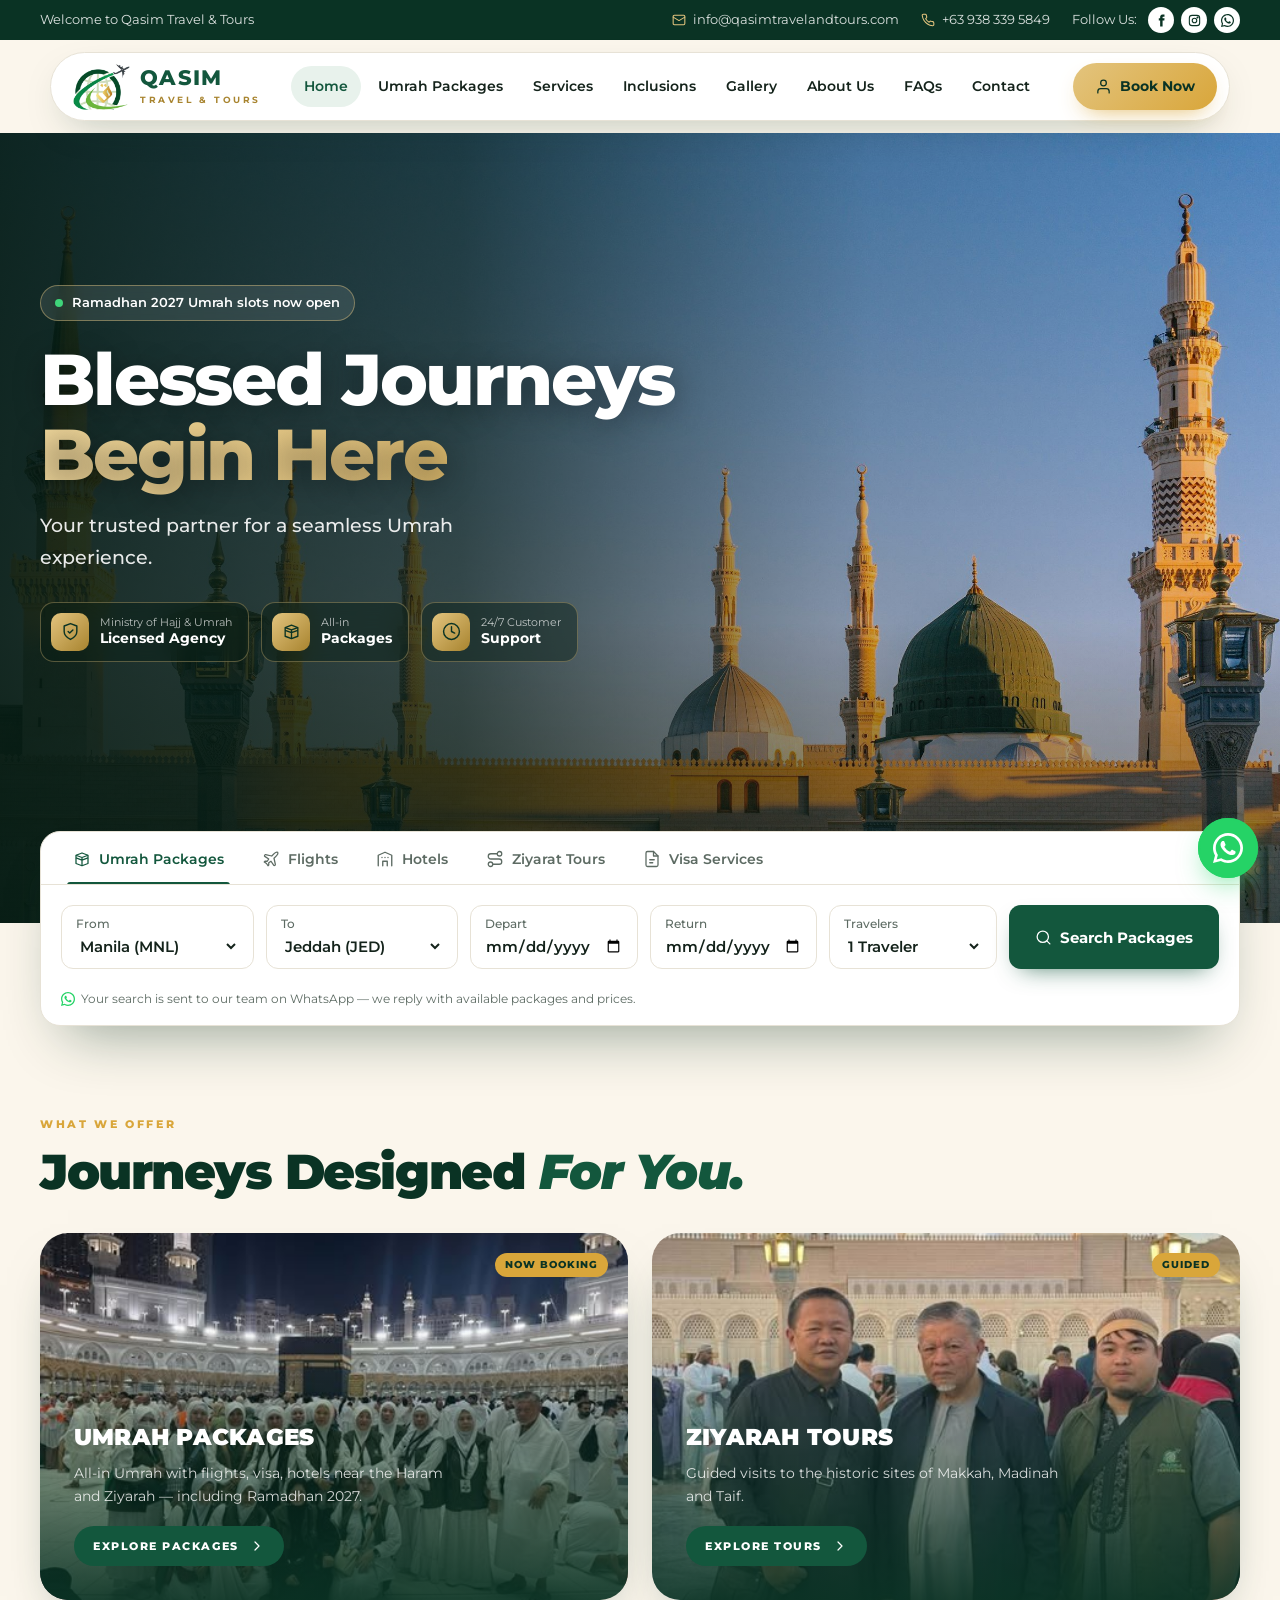
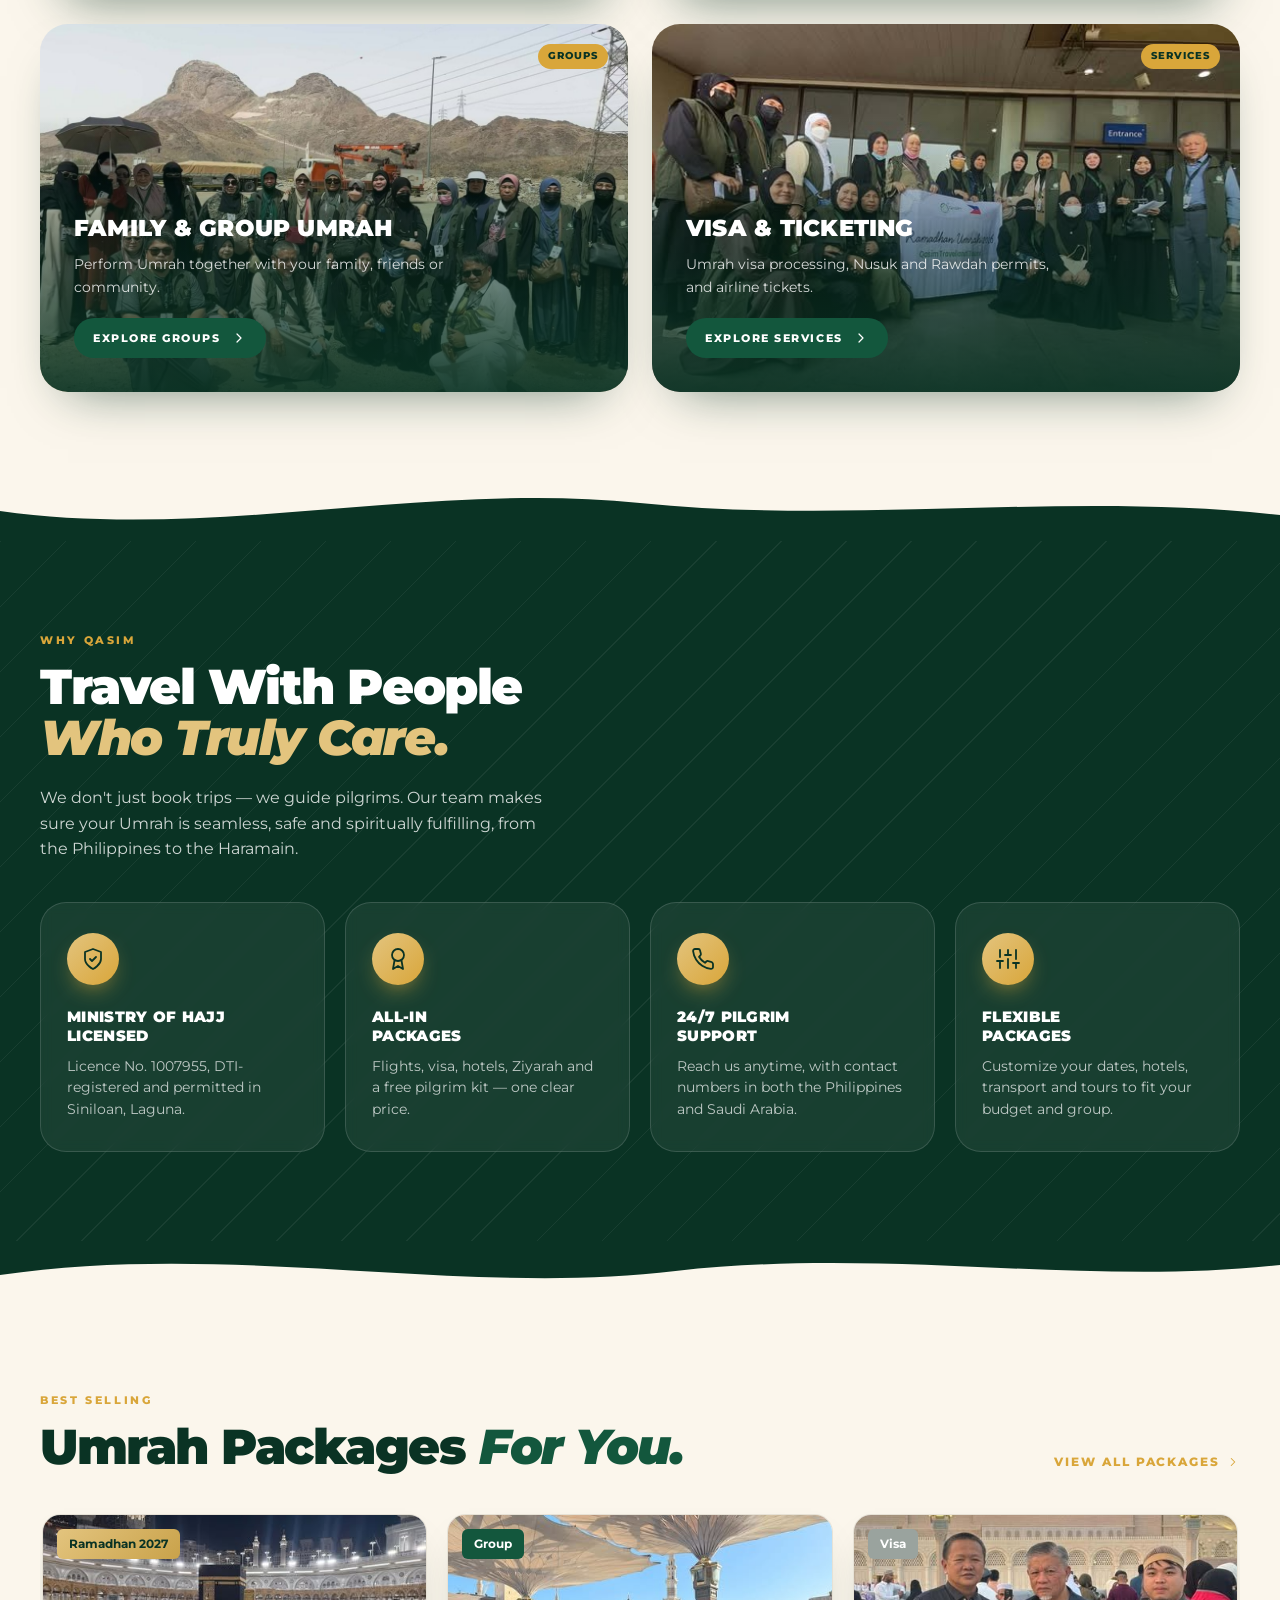
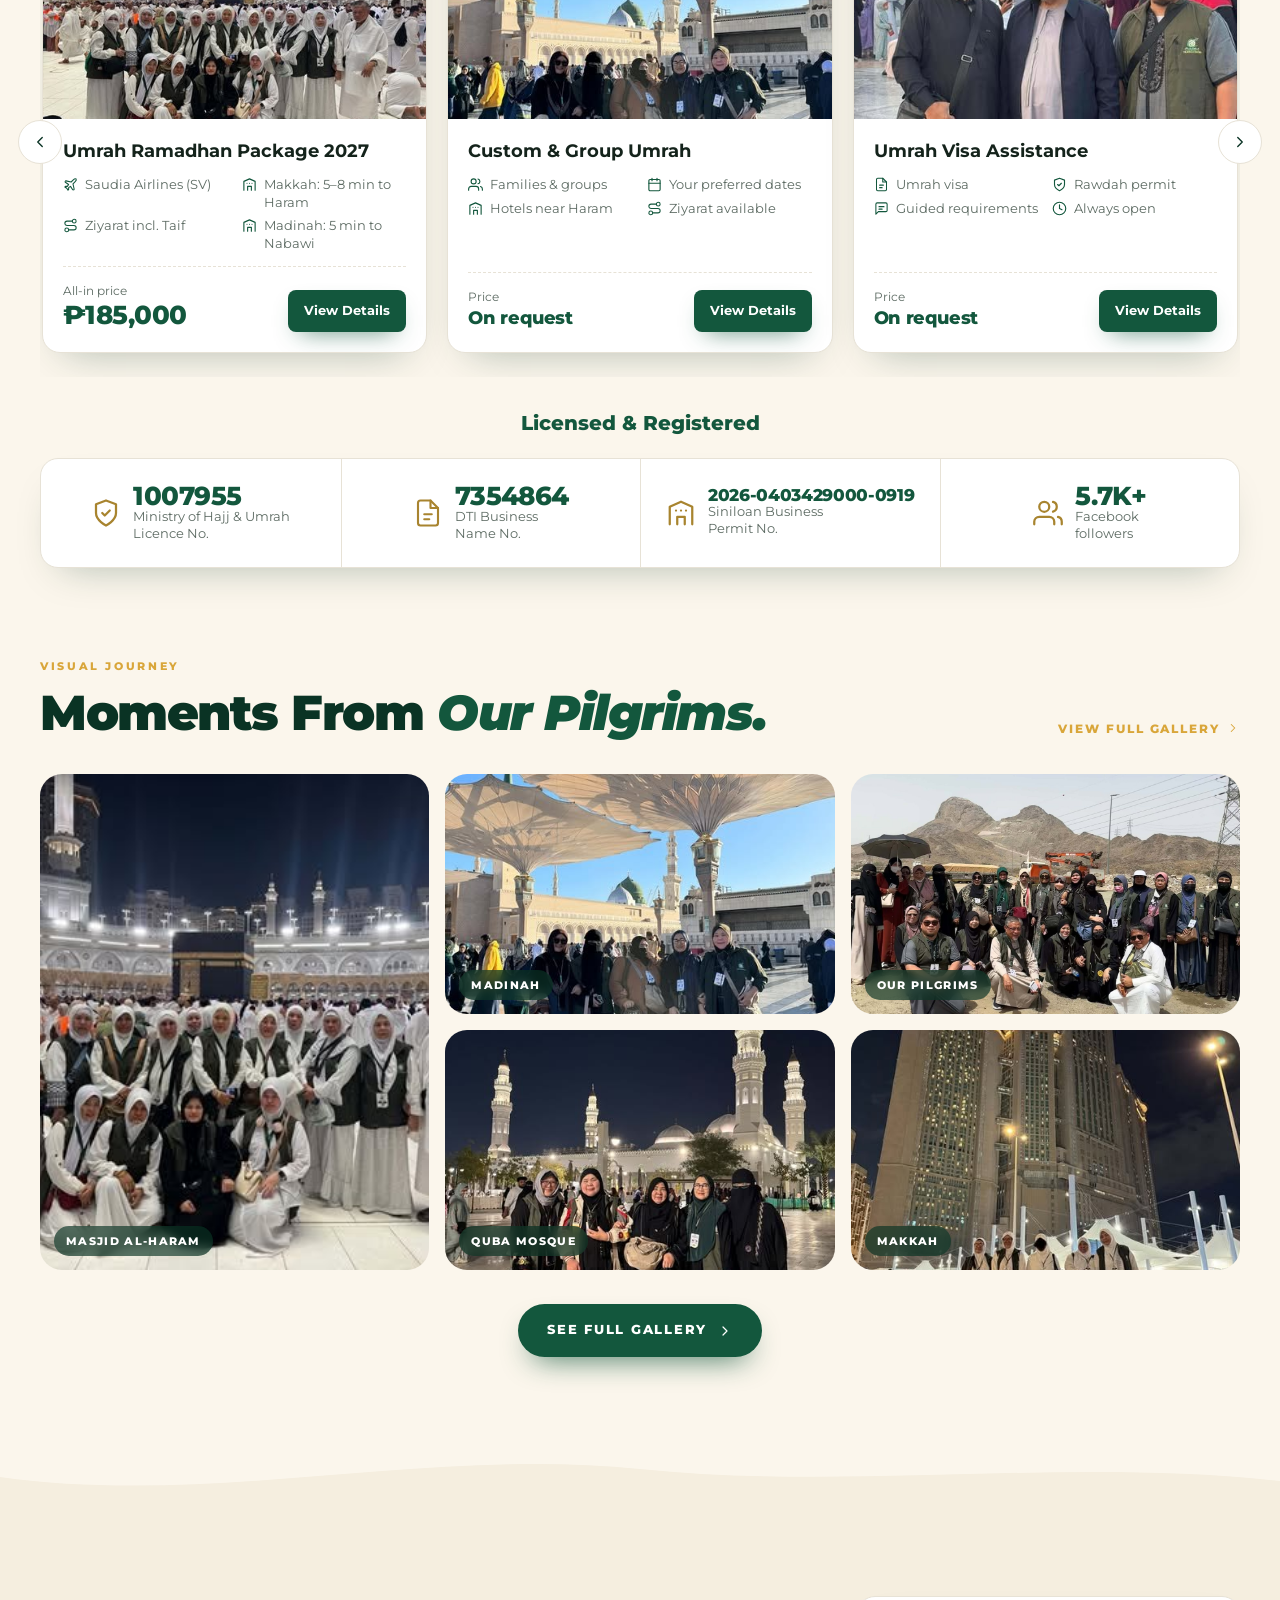
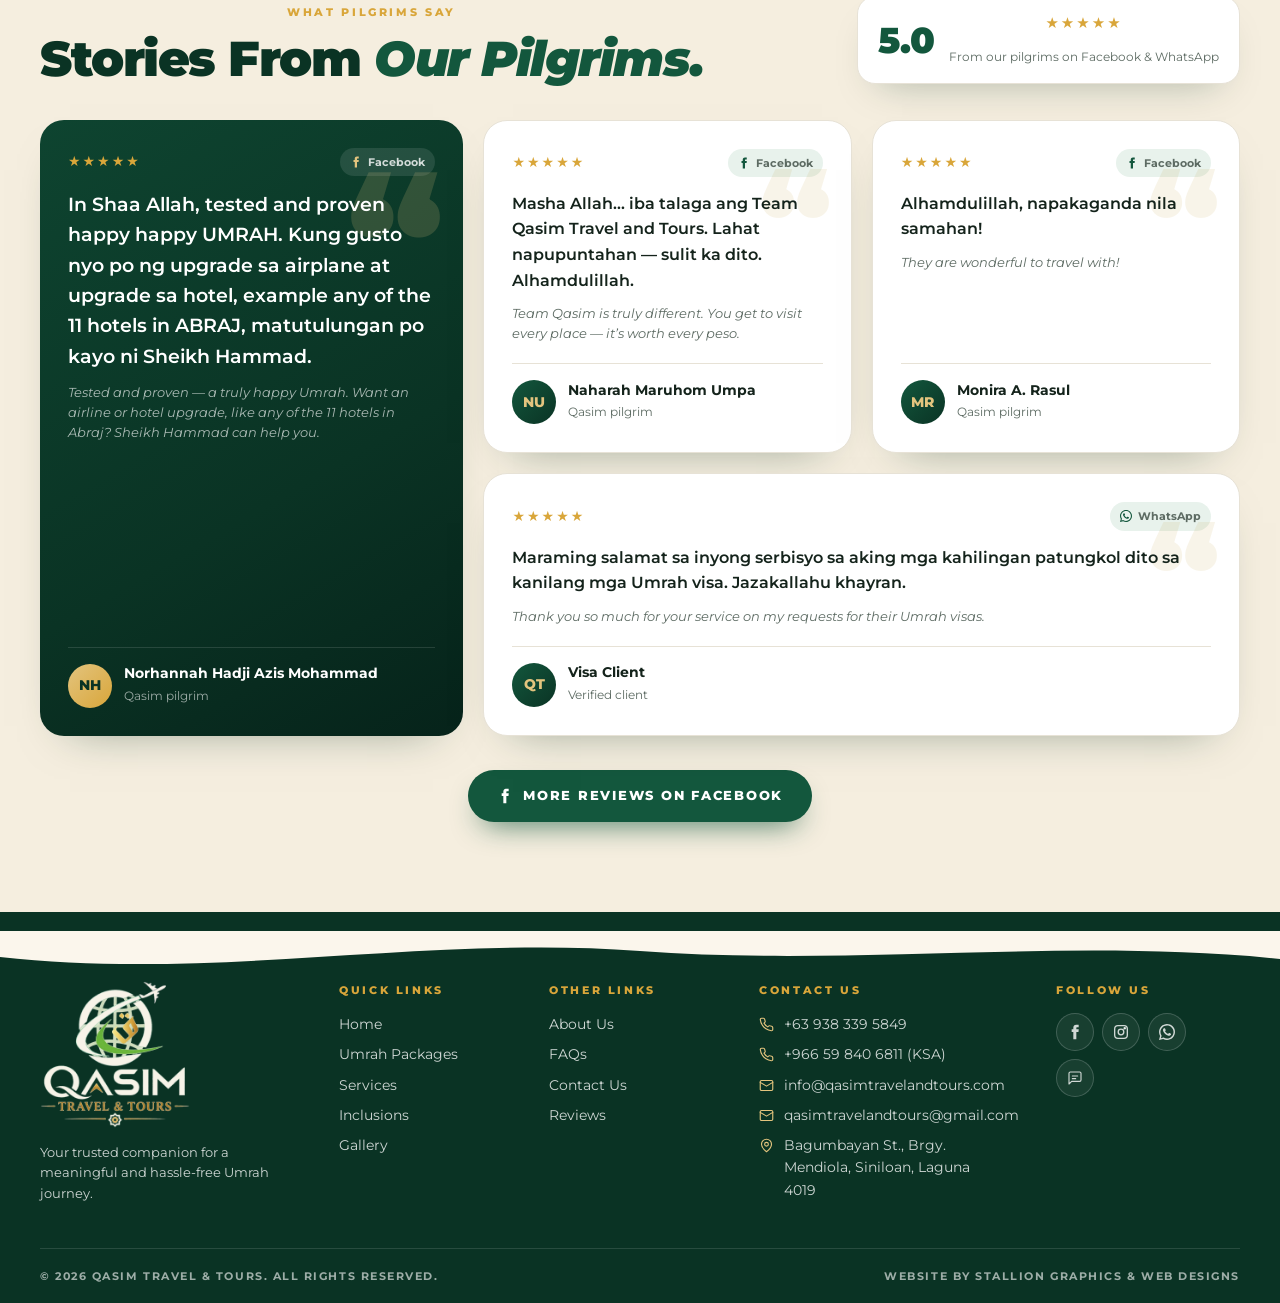
<file: index.html>
<!DOCTYPE html>
<html lang="en"><head>
<meta charset="UTF-8"><meta http-equiv="Cache-Control" content="no-cache, no-store, must-revalidate"><meta name="viewport" content="width=device-width,initial-scale=1">
<title>Qasim Travel & Tours | Umrah Packages from the Philippines</title><meta name="description" content="Qasim Travel & Tours — your trusted partner for Hajj & Umrah. Umrah Ramadhan Package 2027 with flights, visa, hotels near the Haramain and Ziyarat. Siniloan, Laguna."><meta name="theme-color" content="#0A3324">
<meta property="og:title" content="Qasim Travel & Tours | Umrah Packages from the Philippines"><meta property="og:description" content="Qasim Travel & Tours — your trusted partner for Hajj & Umrah. Umrah Ramadhan Package 2027 with flights, visa, hotels near the Haramain and Ziyarat. Siniloan, Laguna."><meta property="og:image" content="assets/logo-full.png">
<link rel="icon" href="assets/logo-mark.png">
<link rel="preconnect" href="https://fonts.googleapis.com"><link rel="preconnect" href="https://fonts.gstatic.com" crossorigin>
<link href="https://fonts.googleapis.com/css2?family=Montserrat:wght@400;500;600;700;800&display=swap" rel="stylesheet">
<link rel="preload" as="image" href="assets/qasim-hero.jpg" media="(min-width:641px)"><link rel="preload" as="image" href="assets/qasim-hero-m.jpg" media="(max-width:640px)"><link rel="stylesheet" href="style.css?v=1795503509"></head><body>
<svg width="0" height="0" style="position:absolute"><defs><clipPath id="archClip" clipPathUnits="objectBoundingBox"><path d="M0,1 L0,.42 C0,.3 .12,.22 .26,.17 C.38,.13 .46,.08 .5,0 C.54,.08 .62,.13 .74,.17 C.88,.22 1,.3 1,.42 L1,1 Z"/></clipPath></defs></svg>
<div class="topbar"><div class="container"><span class="tb-l">Welcome to Qasim Travel &amp; Tours</span>
  <div class="tb-r"><a class="em" href="mailto:info@qasimtravelandtours.com"><svg viewBox="0 0 24 24" fill="none" stroke="currentColor" stroke-width="1.8" stroke-linecap="round" stroke-linejoin="round"><rect x="2" y="4" width="20" height="16" rx="2"/><path d="m22 7-10 6L2 7"/></svg> info@qasimtravelandtours.com</a><a href="tel:+639383395849"><svg viewBox="0 0 24 24" fill="none" stroke="currentColor" stroke-width="1.8" stroke-linecap="round" stroke-linejoin="round"><path d="M22 16.9v3a2 2 0 0 1-2.2 2 19.8 19.8 0 0 1-8.6-3.1 19.5 19.5 0 0 1-6-6A19.8 19.8 0 0 1 2.1 4.2 2 2 0 0 1 4.1 2h3a2 2 0 0 1 2 1.7c.1.9.4 1.8.7 2.7a2 2 0 0 1-.5 2.1L8 9.8a16 16 0 0 0 6 6l1.3-1.3a2 2 0 0 1 2.1-.4c.9.3 1.8.6 2.7.7a2 2 0 0 1 1.7 2z"/></svg> +63 938 339 5849</a>
  <div class="soc"><span style="margin-right:4px">Follow Us:</span><a href="https://www.facebook.com/qasimtravelandtours" target="_blank" rel="noopener" aria-label="Facebook"><svg viewBox="0 0 24 24" fill="currentColor"><path d="M14 8V6c0-.9.6-1.1 1-1.1h2.5V1h-3.4C10.3 1 9.5 3.8 9.5 5.6V8H7v4h2.5v11h4.5V12h3.2l.4-4H14z"/></svg></a><a href="https://www.instagram.com/qasimtravelandtours" target="_blank" rel="noopener" aria-label="Instagram"><svg viewBox="0 0 24 24" fill="none" stroke="currentColor" stroke-width="2"><rect x="2.5" y="2.5" width="19" height="19" rx="5"/><circle cx="12" cy="12" r="4.2"/><circle cx="17.6" cy="6.4" r="1" fill="currentColor"/></svg></a><a href="https://wa.me/639383395849?text=Assalamu%20alaikum%2C%20Qasim%20Travel%20%26%20Tours!%20I%27d%20like%20to%20inquire%20about%20your%20Umrah%20packages." target="_blank" rel="noopener" aria-label="WhatsApp"><svg viewBox="0 0 24 24" fill="currentColor"><path d="M17.5 14.4c-.3-.1-1.8-.9-2-1-.3-.1-.5-.1-.7.1-.2.3-.8 1-.9 1.2-.2.2-.3.2-.6.1-.3-.1-1.3-.5-2.4-1.5-.9-.8-1.5-1.8-1.7-2.1-.2-.3 0-.5.1-.6l.4-.5c.2-.2.2-.3.3-.5.1-.2 0-.4 0-.5l-.9-2.2c-.2-.6-.5-.5-.7-.5h-.6c-.2 0-.5.1-.8.4-.3.3-1 1-1 2.5s1.1 2.9 1.2 3.1c.1.2 2.1 3.2 5.1 4.5.7.3 1.3.5 1.7.6.7.2 1.4.2 1.9.1.6-.1 1.8-.7 2-1.4.2-.7.2-1.3.2-1.4-.1-.1-.3-.2-.6-.3zM12 21.8c-1.8 0-3.5-.5-5-1.4l-.4-.2-3.7 1 1-3.6-.2-.4C2.7 15.6 2.2 13.8 2.2 12 2.2 6.6 6.6 2.2 12 2.2c2.6 0 5.1 1 6.9 2.9 1.8 1.8 2.9 4.3 2.9 6.9 0 5.4-4.4 9.8-9.8 9.8zM20.5 3.5C18.2 1.2 15.2 0 12 0 5.4 0 0 5.4 0 12c0 2.1.6 4.2 1.6 6L0 24l6.2-1.6c1.8 1 3.8 1.5 5.8 1.5 6.6 0 12-5.4 12-12 0-3.2-1.2-6.2-3.5-8.4z"/></svg></a></div></div>
</div></div>
<header class="hd"><div class="container">
  <a href="index.html" class="brand"><img src="assets/logo-mark.png" alt="Qasim Travel &amp; Tours"><div><b>QASIM</b><span>TRAVEL &amp; TOURS</span></div></a>
  <nav class="menu" id="menu"><a href="index.html" class="active">Home</a><a href="packages.html" class="">Umrah Packages</a><a href="services.html" class="">Services</a><a href="inclusions.html" class="">Inclusions</a><a href="gallery.html" class="">Gallery</a><a href="about.html" class="">About Us</a><a href="faq.html" class="">FAQs</a><a href="contact.html" class="">Contact</a></nav>
  <div style="display:flex;gap:10px;align-items:center"><a href="https://wa.me/639383395849?text=Assalamu%20alaikum%2C%20Qasim%20Travel%20%26%20Tours!%20I%27d%20like%20to%20inquire%20about%20your%20Umrah%20packages." target="_blank" rel="noopener" class="btn btn-green"><svg viewBox="0 0 24 24" fill="none" stroke="currentColor" stroke-width="1.8" stroke-linecap="round" stroke-linejoin="round"><path d="M20 21v-2a4 4 0 0 0-4-4H8a4 4 0 0 0-4 4v2"/><circle cx="12" cy="7" r="4"/></svg> Book Now</a><button class="burger" id="burger" aria-label="Menu"><span></span><span></span><span></span></button></div>
</div></header>

<section class="hero"><div class="bgimg hb"></div><div class="container">
  <span class="badge"><i></i> Ramadhan 2027 Umrah slots now open</span>
  <h1>Blessed Journeys<br><span>Begin Here</span></h1>
  <p class="sub">Your trusted partner for a seamless Umrah experience.</p>
  <div class="trust">
    <div class="tchip"><span class="ic"><svg viewBox="0 0 24 24" fill="none" stroke="currentColor" stroke-width="1.8" stroke-linecap="round" stroke-linejoin="round"><path d="M12 22s8-4 8-10V5l-8-3-8 3v7c0 6 8 10 8 10z"/><path d="m9 12 2 2 4-4"/></svg></span><div><small>Ministry of Hajj &amp; Umrah</small><b>Licensed Agency</b></div></div>
    <div class="tchip"><span class="ic"><svg viewBox="0 0 24 24" fill="none" stroke="currentColor" stroke-width="1.7" stroke-linejoin="round"><path d="M4 7l8-3 8 3v11l-8 3-8-3z"/><path d="M4 7l8 3 8-3M12 10v11M4 10.5l8 3 8-3"/></svg></span><div><small>All-in</small><b>Packages</b></div></div>
    <div class="tchip"><span class="ic"><svg viewBox="0 0 24 24" fill="none" stroke="currentColor" stroke-width="1.8" stroke-linecap="round" stroke-linejoin="round"><circle cx="12" cy="12" r="10"/><path d="M12 6v6l4 2"/></svg></span><div><small>24/7 Customer</small><b>Support</b></div></div>
  </div>
</div></section>

<section class="booking"><div class="container"><form class="bk" id="bookForm">
  <div class="bk-tabs">
    <button type="button" class="on" data-t="Umrah Package"><svg viewBox="0 0 24 24" fill="none" stroke="currentColor" stroke-width="1.7" stroke-linejoin="round"><path d="M4 7l8-3 8 3v11l-8 3-8-3z"/><path d="M4 7l8 3 8-3M12 10v11M4 10.5l8 3 8-3"/></svg> Umrah Packages</button>
    <button type="button" data-t="Flight Ticket"><svg viewBox="0 0 24 24" fill="none" stroke="currentColor" stroke-width="1.7" stroke-linecap="round" stroke-linejoin="round"><path d="M17.8 19.2 16 11l3.5-3.5C21 6 21.5 4 21 3c-1-.5-3 0-4.5 1.5L13 8 4.8 6.2c-.5-.1-.9.1-1.1.5l-.3.5c-.2.5-.1 1 .3 1.3L9 12l-2 3H4l-1 1 3 2 2 3 1-1v-3l3-2 3.5 5.3c.3.4.8.5 1.3.3l.5-.2c.4-.3.6-.7.5-1.2z"/></svg> Flights</button>
    <button type="button" data-t="Hotel near the Haram"><svg viewBox="0 0 24 24" fill="none" stroke="currentColor" stroke-width="1.8" stroke-linecap="round" stroke-linejoin="round"><path d="M3 21V7l9-4 9 4v14"/><path d="M9 21v-6h6v6M8 10h.01M12 10h.01M16 10h.01"/></svg> Hotels</button>
    <button type="button" data-t="Ziyarat Tour"><svg viewBox="0 0 24 24" fill="none" stroke="currentColor" stroke-width="1.7" stroke-linecap="round" stroke-linejoin="round"><circle cx="6" cy="19" r="3"/><circle cx="18" cy="5" r="3"/><path d="M9 19h8.5a3.5 3.5 0 0 0 0-7h-11a3.5 3.5 0 0 1 0-7H15"/></svg> Ziyarat Tours</button>
    <button type="button" data-t="Umrah Visa"><svg viewBox="0 0 24 24" fill="none" stroke="currentColor" stroke-width="1.7" stroke-linecap="round" stroke-linejoin="round"><path d="M14 2H6a2 2 0 0 0-2 2v16a2 2 0 0 0 2 2h12a2 2 0 0 0 2-2V8z"/><path d="M14 2v6h6M9 13h6M9 17h4"/></svg> Visa Services</button>
  </div>
  <div class="bk-body">
    <div class="bk-f"><label>From</label><select name="from"><option>Manila (MNL)</option><option>Clark (CRK)</option><option>Cebu (CEB)</option><option>Davao (DVO)</option><option>Zamboanga (ZAM)</option></select></div>
    <div class="bk-f"><label>To</label><select name="to"><option>Jeddah (JED)</option><option>Madinah (MED)</option><option>Riyadh (RUH)</option></select></div>
    <div class="bk-f"><label>Depart</label><input type="date" name="depart"></div>
    <div class="bk-f"><label>Return</label><input type="date" name="ret"></div>
    <div class="bk-f"><label>Travelers</label><select name="pax"><option>1 Traveler</option><option>2 Travelers</option><option>3 Travelers</option><option>4 Travelers</option><option>5+ Travelers</option></select></div>
    <button class="btn btn-green bk-go" type="submit"><svg viewBox="0 0 24 24" fill="none" stroke="currentColor" stroke-width="1.8" stroke-linecap="round" stroke-linejoin="round"><circle cx="11" cy="11" r="8"/><path d="m21 21-4.3-4.3"/></svg> Search Packages</button>
  </div>
  <div class="bk-note"><svg viewBox="0 0 24 24" fill="currentColor"><path d="M17.5 14.4c-.3-.1-1.8-.9-2-1-.3-.1-.5-.1-.7.1-.2.3-.8 1-.9 1.2-.2.2-.3.2-.6.1-.3-.1-1.3-.5-2.4-1.5-.9-.8-1.5-1.8-1.7-2.1-.2-.3 0-.5.1-.6l.4-.5c.2-.2.2-.3.3-.5.1-.2 0-.4 0-.5l-.9-2.2c-.2-.6-.5-.5-.7-.5h-.6c-.2 0-.5.1-.8.4-.3.3-1 1-1 2.5s1.1 2.9 1.2 3.1c.1.2 2.1 3.2 5.1 4.5.7.3 1.3.5 1.7.6.7.2 1.4.2 1.9.1.6-.1 1.8-.7 2-1.4.2-.7.2-1.3.2-1.4-.1-.1-.3-.2-.6-.3zM12 21.8c-1.8 0-3.5-.5-5-1.4l-.4-.2-3.7 1 1-3.6-.2-.4C2.7 15.6 2.2 13.8 2.2 12 2.2 6.6 6.6 2.2 12 2.2c2.6 0 5.1 1 6.9 2.9 1.8 1.8 2.9 4.3 2.9 6.9 0 5.4-4.4 9.8-9.8 9.8zM20.5 3.5C18.2 1.2 15.2 0 12 0 5.4 0 0 5.4 0 12c0 2.1.6 4.2 1.6 6L0 24l6.2-1.6c1.8 1 3.8 1.5 5.8 1.5 6.6 0 12-5.4 12-12 0-3.2-1.2-6.2-3.5-8.4z"/></svg> Your search is sent to our team on WhatsApp — we reply with available packages and prices.</div>
</form></div></section>

<section class="sec"><div class="container">
  <div class="reveal"><span class="k2">What We Offer</span><h2 class="h2x" style="margin-bottom:36px">Journeys Designed <em>For You.</em></h2></div>
  <div class="offer">
    <a href="packages.html" class="oc reveal"><div class="bgimg" style="background-image:url('assets/gallery/b09-05.jpg')"></div><span class="live">NOW BOOKING</span><h3>Umrah Packages</h3><p>All-in Umrah with flights, visa, hotels near the Haram and Ziyarah — including Ramadhan 2027.</p><span class="pillbtn">Explore Packages <svg viewBox="0 0 24 24" fill="none" stroke="currentColor" stroke-width="1.8" stroke-linecap="round" stroke-linejoin="round"><path d="M9 18l6-6-6-6"/></svg></span></a>
    <a href="services.html#ziyarah" class="oc reveal"><div class="bgimg" style="background-image:url('assets/gallery/b03-01.jpg')"></div><span class="live">GUIDED</span><h3>Ziyarah Tours</h3><p>Guided visits to the historic sites of Makkah, Madinah and Taif.</p><span class="pillbtn">Explore Tours <svg viewBox="0 0 24 24" fill="none" stroke="currentColor" stroke-width="1.8" stroke-linecap="round" stroke-linejoin="round"><path d="M9 18l6-6-6-6"/></svg></span></a>
    <a href="services.html#group" class="oc reveal"><div class="bgimg" style="background-image:url('assets/gallery/b08-02.jpg')"></div><span class="live">GROUPS</span><h3>Family &amp; Group Umrah</h3><p>Perform Umrah together with your family, friends or community.</p><span class="pillbtn">Explore Groups <svg viewBox="0 0 24 24" fill="none" stroke="currentColor" stroke-width="1.8" stroke-linecap="round" stroke-linejoin="round"><path d="M9 18l6-6-6-6"/></svg></span></a>
    <a href="services.html#ticketing" class="oc reveal"><div class="bgimg" style="background-image:url('assets/gallery/b09-07.jpg')"></div><span class="live">SERVICES</span><h3>Visa &amp; Ticketing</h3><p>Umrah visa processing, Nusuk and Rawdah permits, and airline tickets.</p><span class="pillbtn">Explore Services <svg viewBox="0 0 24 24" fill="none" stroke="currentColor" stroke-width="1.8" stroke-linecap="round" stroke-linejoin="round"><path d="M9 18l6-6-6-6"/></svg></span></a>
  </div>
</div></section>



<svg class="wave" viewBox="0 0 1440 60" preserveAspectRatio="none" style="background:var(--cream)"><path d="M0 30 C240 60 480 0 720 22 C960 44 1200 10 1440 34 L1440 60 L0 60Z" fill="#0A3324"/></svg>
<section class="sec dark why2"><div class="container">
  <div class="reveal"><span class="k2">Why Qasim</span><h2 class="h2x">Travel With People<br><em>Who Truly Care.</em></h2>
  <p class="lead2">We don't just book trips — we guide pilgrims. Our team makes sure your Umrah is seamless, safe and spiritually fulfilling, from the Philippines to the Haramain.</p></div>
  <div class="glass4">
    <div class="gcard reveal"><span class="ic"><svg viewBox="0 0 24 24" fill="none" stroke="currentColor" stroke-width="1.8" stroke-linecap="round" stroke-linejoin="round"><path d="M12 22s8-4 8-10V5l-8-3-8 3v7c0 6 8 10 8 10z"/><path d="m9 12 2 2 4-4"/></svg></span><h4>Ministry of Hajj<br>Licensed</h4><p>Licence No. 1007955, DTI-registered and permitted in Siniloan, Laguna.</p></div>
    <div class="gcard reveal"><span class="ic"><svg viewBox="0 0 24 24" fill="none" stroke="currentColor" stroke-width="1.8" stroke-linecap="round" stroke-linejoin="round"><circle cx="12" cy="8" r="6"/><path d="M15.5 13.5 17 22l-5-3-5 3 1.5-8.5"/></svg></span><h4>All-in<br>Packages</h4><p>Flights, visa, hotels, Ziyarah and a free pilgrim kit — one clear price.</p></div>
    <div class="gcard reveal"><span class="ic"><svg viewBox="0 0 24 24" fill="none" stroke="currentColor" stroke-width="1.8" stroke-linecap="round" stroke-linejoin="round"><path d="M22 16.9v3a2 2 0 0 1-2.2 2 19.8 19.8 0 0 1-8.6-3.1 19.5 19.5 0 0 1-6-6A19.8 19.8 0 0 1 2.1 4.2 2 2 0 0 1 4.1 2h3a2 2 0 0 1 2 1.7c.1.9.4 1.8.7 2.7a2 2 0 0 1-.5 2.1L8 9.8a16 16 0 0 0 6 6l1.3-1.3a2 2 0 0 1 2.1-.4c.9.3 1.8.6 2.7.7a2 2 0 0 1 1.7 2z"/></svg></span><h4>24/7 Pilgrim<br>Support</h4><p>Reach us anytime, with contact numbers in both the Philippines and Saudi Arabia.</p></div>
    <div class="gcard reveal"><span class="ic"><svg viewBox="0 0 24 24" fill="none" stroke="currentColor" stroke-width="1.8" stroke-linecap="round" stroke-linejoin="round"><path d="M4 21v-7M4 10V3M12 21v-9M12 8V3M20 21v-5M20 12V3M1 14h6M9 8h6M17 16h6"/></svg></span><h4>Flexible<br>Packages</h4><p>Customize your dates, hotels, transport and tours to fit your budget and group.</p></div>
  </div>
</div></section>
<svg class="wave" viewBox="0 0 1440 60" preserveAspectRatio="none" style="background:#0A3324"><path d="M0 34 C260 0 520 56 760 30 C1000 6 1220 46 1440 24 L1440 60 L0 60Z" fill="#FBF6EC"/></svg>

<section class="sec"><div class="container">
  <div class="rowhead reveal"><div><span class="k2">Best Selling</span><h2 class="h2x">Umrah Packages <em>For You.</em></h2></div><a class="lnk" href="packages.html">View All Packages <svg viewBox="0 0 24 24" fill="none" stroke="currentColor" stroke-width="1.8" stroke-linecap="round" stroke-linejoin="round"><path d="M9 18l6-6-6-6"/></svg></a></div>
  <div class="car reveal"><button class="cbtn prev" aria-label="Previous"><svg viewBox="0 0 24 24" fill="none" stroke="currentColor" stroke-width="1.8" stroke-linecap="round" stroke-linejoin="round"><path d="M15 18l-6-6 6-6"/></svg></button><div class="track"><div class="pk"><div class="im"><div class="bgimg" style="background-image:url('assets/gallery/b09-05.jpg')"></div><span class="tag gold">Ramadhan 2027</span></div><div class="bd"><h3>Umrah Ramadhan Package 2027</h3><div class="meta"><span><svg viewBox="0 0 24 24" fill="none" stroke="currentColor" stroke-width="1.7" stroke-linecap="round" stroke-linejoin="round"><path d="M17.8 19.2 16 11l3.5-3.5C21 6 21.5 4 21 3c-1-.5-3 0-4.5 1.5L13 8 4.8 6.2c-.5-.1-.9.1-1.1.5l-.3.5c-.2.5-.1 1 .3 1.3L9 12l-2 3H4l-1 1 3 2 2 3 1-1v-3l3-2 3.5 5.3c.3.4.8.5 1.3.3l.5-.2c.4-.3.6-.7.5-1.2z"/></svg>Saudia Airlines (SV)</span><span><svg viewBox="0 0 24 24" fill="none" stroke="currentColor" stroke-width="1.8" stroke-linecap="round" stroke-linejoin="round"><path d="M3 21V7l9-4 9 4v14"/><path d="M9 21v-6h6v6M8 10h.01M12 10h.01M16 10h.01"/></svg>Makkah: 5–8 min to Haram</span><span><svg viewBox="0 0 24 24" fill="none" stroke="currentColor" stroke-width="1.7" stroke-linecap="round" stroke-linejoin="round"><circle cx="6" cy="19" r="3"/><circle cx="18" cy="5" r="3"/><path d="M9 19h8.5a3.5 3.5 0 0 0 0-7h-11a3.5 3.5 0 0 1 0-7H15"/></svg>Ziyarat incl. Taif</span><span><svg viewBox="0 0 24 24" fill="none" stroke="currentColor" stroke-width="1.8" stroke-linecap="round" stroke-linejoin="round"><path d="M3 21V7l9-4 9 4v14"/><path d="M9 21v-6h6v6M8 10h.01M12 10h.01M16 10h.01"/></svg>Madinah: 5 min to Nabawi</span></div><div class="ft"><div><small>All-in price</small><b class="">₱185,000</b></div><a class="btn btn-green" href="packages.html">View Details</a></div></div></div><div class="pk"><div class="im"><div class="bgimg" style="background-image:url('assets/gallery/b10-01.jpg')"></div><span class="tag ">Group</span></div><div class="bd"><h3>Custom &amp; Group Umrah</h3><div class="meta"><span><svg viewBox="0 0 24 24" fill="none" stroke="currentColor" stroke-width="1.8" stroke-linecap="round" stroke-linejoin="round"><path d="M17 21v-2a4 4 0 0 0-4-4H5a4 4 0 0 0-4 4v2"/><circle cx="9" cy="7" r="4"/><path d="M23 21v-2a4 4 0 0 0-3-3.87M16 3.13a4 4 0 0 1 0 7.75"/></svg>Families &amp; groups</span><span><svg viewBox="0 0 24 24" fill="none" stroke="currentColor" stroke-width="1.8" stroke-linecap="round" stroke-linejoin="round"><rect x="3" y="4" width="18" height="18" rx="2"/><path d="M16 2v4M8 2v4M3 10h18"/></svg>Your preferred dates</span><span><svg viewBox="0 0 24 24" fill="none" stroke="currentColor" stroke-width="1.8" stroke-linecap="round" stroke-linejoin="round"><path d="M3 21V7l9-4 9 4v14"/><path d="M9 21v-6h6v6M8 10h.01M12 10h.01M16 10h.01"/></svg>Hotels near Haram</span><span><svg viewBox="0 0 24 24" fill="none" stroke="currentColor" stroke-width="1.7" stroke-linecap="round" stroke-linejoin="round"><circle cx="6" cy="19" r="3"/><circle cx="18" cy="5" r="3"/><path d="M9 19h8.5a3.5 3.5 0 0 0 0-7h-11a3.5 3.5 0 0 1 0-7H15"/></svg>Ziyarat available</span></div><div class="ft"><div><small>Price</small><b class="sm">On request</b></div><a class="btn btn-green" href="https://wa.me/639383395849?text=Assalamu%20alaikum%2C%20Qasim%20Travel%20%26%20Tours!%20I%27d%20like%20to%20inquire%20about%20your%20Umrah%20packages." target="_blank" rel="noopener">View Details</a></div></div></div><div class="pk"><div class="im"><div class="bgimg" style="background-image:url('assets/gallery/b03-01.jpg')"></div><span class="tag silver">Visa</span></div><div class="bd"><h3>Umrah Visa Assistance</h3><div class="meta"><span><svg viewBox="0 0 24 24" fill="none" stroke="currentColor" stroke-width="1.7" stroke-linecap="round" stroke-linejoin="round"><path d="M14 2H6a2 2 0 0 0-2 2v16a2 2 0 0 0 2 2h12a2 2 0 0 0 2-2V8z"/><path d="M14 2v6h6M9 13h6M9 17h4"/></svg>Umrah visa</span><span><svg viewBox="0 0 24 24" fill="none" stroke="currentColor" stroke-width="1.8" stroke-linecap="round" stroke-linejoin="round"><path d="M12 22s8-4 8-10V5l-8-3-8 3v7c0 6 8 10 8 10z"/><path d="m9 12 2 2 4-4"/></svg>Rawdah permit</span><span><svg viewBox="0 0 24 24" fill="none" stroke="currentColor" stroke-width="1.7" stroke-linecap="round" stroke-linejoin="round"><path d="M21 15a2 2 0 0 1-2 2H7l-4 4V5a2 2 0 0 1 2-2h14a2 2 0 0 1 2 2z"/><path d="M8 9h8M8 13h5"/></svg>Guided requirements</span><span><svg viewBox="0 0 24 24" fill="none" stroke="currentColor" stroke-width="1.8" stroke-linecap="round" stroke-linejoin="round"><circle cx="12" cy="12" r="10"/><path d="M12 6v6l4 2"/></svg>Always open</span></div><div class="ft"><div><small>Price</small><b class="sm">On request</b></div><a class="btn btn-green" href="https://wa.me/639383395849?text=Assalamu%20alaikum%2C%20Qasim%20Travel%20%26%20Tours!%20I%27d%20like%20to%20inquire%20about%20your%20Umrah%20packages." target="_blank" rel="noopener">View Details</a></div></div></div></div><button class="cbtn next" aria-label="Next"><svg viewBox="0 0 24 24" fill="none" stroke="currentColor" stroke-width="1.8" stroke-linecap="round" stroke-linejoin="round"><path d="M9 18l6-6-6-6"/></svg></button></div>
  <div class="trusted reveal" style="margin-top:30px"><h3>Licensed &amp; Registered</h3>
    <div class="tstrip">
      <div class="ts"><svg viewBox="0 0 24 24" fill="none" stroke="currentColor" stroke-width="1.8" stroke-linecap="round" stroke-linejoin="round"><path d="M12 22s8-4 8-10V5l-8-3-8 3v7c0 6 8 10 8 10z"/><path d="m9 12 2 2 4-4"/></svg><div><div class="n">1007955</div><small>Ministry of Hajj &amp; Umrah<br>Licence No.</small></div></div>
      <div class="ts"><svg viewBox="0 0 24 24" fill="none" stroke="currentColor" stroke-width="1.7" stroke-linecap="round" stroke-linejoin="round"><path d="M14 2H6a2 2 0 0 0-2 2v16a2 2 0 0 0 2 2h12a2 2 0 0 0 2-2V8z"/><path d="M14 2v6h6M9 13h6M9 17h4"/></svg><div><div class="n">7354864</div><small>DTI Business<br>Name No.</small></div></div>
      <div class="ts"><svg viewBox="0 0 24 24" fill="none" stroke="currentColor" stroke-width="1.8" stroke-linecap="round" stroke-linejoin="round"><path d="M3 21V7l9-4 9 4v14"/><path d="M9 21v-6h6v6M8 10h.01M12 10h.01M16 10h.01"/></svg><div><div class="n" style="font-size:17px">2026-0403429000-0919</div><small>Siniloan Business<br>Permit No.</small></div></div>
      <div class="ts"><svg viewBox="0 0 24 24" fill="none" stroke="currentColor" stroke-width="1.8" stroke-linecap="round" stroke-linejoin="round"><path d="M17 21v-2a4 4 0 0 0-4-4H5a4 4 0 0 0-4 4v2"/><circle cx="9" cy="7" r="4"/><path d="M23 21v-2a4 4 0 0 0-3-3.87M16 3.13a4 4 0 0 1 0 7.75"/></svg><div><div class="n">5.7K+</div><small>Facebook<br>followers</small></div></div>
    </div></div>
</div></section>

<section class="sec" style="padding-top:0"><div class="container">
  <div class="rowhead reveal"><div><span class="k2">Visual Journey</span><h2 class="h2x">Moments From <em>Our Pilgrims.</em></h2></div><a class="lnk" href="gallery.html">View Full Gallery <svg viewBox="0 0 24 24" fill="none" stroke="currentColor" stroke-width="1.8" stroke-linecap="round" stroke-linejoin="round"><path d="M9 18l6-6-6-6"/></svg></a></div>
  <div class="gal2 reveal"><div class="g"><img src="assets/gallery/b09-05.jpg" alt="Pilgrims in Ihram before the Kaaba" loading="lazy"><span>Masjid Al-Haram</span></div><div class="g"><img src="assets/gallery/b10-01.jpg" alt="At Al-Masjid An-Nabawi" loading="lazy"><span>Madinah</span></div><div class="g"><img src="assets/gallery/b08-02.jpg" alt="Qasim pilgrims group photo" loading="lazy"><span>Our Pilgrims</span></div><div class="g"><img src="assets/gallery/b10-04.jpg" alt="Quba Mosque at night" loading="lazy"><span>Quba Mosque</span></div><div class="g"><img src="assets/gallery/b10-10.jpg" alt="In Ihram by the Clock Tower" loading="lazy"><span>Makkah</span></div></div>
  <div style="text-align:center;margin-top:34px" class="reveal"><a class="pillbtn pb-green" href="gallery.html">See Full Gallery <svg viewBox="0 0 24 24" fill="none" stroke="currentColor" stroke-width="1.8" stroke-linecap="round" stroke-linejoin="round"><path d="M9 18l6-6-6-6"/></svg></a></div>
</div></section>

<svg class="wave" viewBox="0 0 1440 60" preserveAspectRatio="none" style="background:var(--cream)"><path d="M0 30 C240 60 480 0 720 22 C960 44 1200 10 1440 34 L1440 60 L0 60Z" fill="#F5EEDF"/></svg>
<section class="sec stories"><div class="container">
  <div class="rowhead reveal"><div><span class="k2">What Pilgrims Say</span><h2 class="h2x">Stories From <em>Our Pilgrims.</em></h2></div>
  <div class="rvscore"><b>5.0</b><div><div class="stars">★★★★★</div><small>From our pilgrims on Facebook &amp; WhatsApp</small></div></div></div>
  <div class="rvgrid"><figure class="rv big reveal"><div class="rv-top"><div class="stars">★★★★★</div><span class="src"><svg viewBox="0 0 24 24" fill="currentColor"><path d="M14 8V6c0-.9.6-1.1 1-1.1h2.5V1h-3.4C10.3 1 9.5 3.8 9.5 5.6V8H7v4h2.5v11h4.5V12h3.2l.4-4H14z"/></svg> Facebook</span></div><span class="qm">“</span><blockquote>In Shaa Allah, tested and proven happy happy UMRAH. Kung gusto nyo po ng upgrade sa airplane at upgrade sa hotel, example any of the 11 hotels in ABRAJ, matutulungan po kayo ni Sheikh Hammad.</blockquote><p class="en">Tested and proven — a truly happy Umrah. Want an airline or hotel upgrade, like any of the 11 hotels in Abraj? Sheikh Hammad can help you.</p><figcaption><span class="av">NH</span><div><b>Norhannah Hadji Azis Mohammad</b><small>Qasim pilgrim</small></div></figcaption></figure><figure class="rv reveal"><div class="rv-top"><div class="stars">★★★★★</div><span class="src"><svg viewBox="0 0 24 24" fill="currentColor"><path d="M14 8V6c0-.9.6-1.1 1-1.1h2.5V1h-3.4C10.3 1 9.5 3.8 9.5 5.6V8H7v4h2.5v11h4.5V12h3.2l.4-4H14z"/></svg> Facebook</span></div><span class="qm">“</span><blockquote>Masha Allah… iba talaga ang Team Qasim Travel and Tours. Lahat napupuntahan — sulit ka dito. Alhamdulillah.</blockquote><p class="en">Team Qasim is truly different. You get to visit every place — it’s worth every peso.</p><figcaption><span class="av">NU</span><div><b>Naharah Maruhom Umpa</b><small>Qasim pilgrim</small></div></figcaption></figure><figure class="rv reveal"><div class="rv-top"><div class="stars">★★★★★</div><span class="src"><svg viewBox="0 0 24 24" fill="currentColor"><path d="M14 8V6c0-.9.6-1.1 1-1.1h2.5V1h-3.4C10.3 1 9.5 3.8 9.5 5.6V8H7v4h2.5v11h4.5V12h3.2l.4-4H14z"/></svg> Facebook</span></div><span class="qm">“</span><blockquote>Alhamdulillah, napakaganda nila samahan!</blockquote><p class="en">They are wonderful to travel with!</p><figcaption><span class="av">MR</span><div><b>Monira A. Rasul</b><small>Qasim pilgrim</small></div></figcaption></figure><figure class="rv wide reveal"><div class="rv-top"><div class="stars">★★★★★</div><span class="src"><svg viewBox="0 0 24 24" fill="currentColor"><path d="M17.5 14.4c-.3-.1-1.8-.9-2-1-.3-.1-.5-.1-.7.1-.2.3-.8 1-.9 1.2-.2.2-.3.2-.6.1-.3-.1-1.3-.5-2.4-1.5-.9-.8-1.5-1.8-1.7-2.1-.2-.3 0-.5.1-.6l.4-.5c.2-.2.2-.3.3-.5.1-.2 0-.4 0-.5l-.9-2.2c-.2-.6-.5-.5-.7-.5h-.6c-.2 0-.5.1-.8.4-.3.3-1 1-1 2.5s1.1 2.9 1.2 3.1c.1.2 2.1 3.2 5.1 4.5.7.3 1.3.5 1.7.6.7.2 1.4.2 1.9.1.6-.1 1.8-.7 2-1.4.2-.7.2-1.3.2-1.4-.1-.1-.3-.2-.6-.3zM12 21.8c-1.8 0-3.5-.5-5-1.4l-.4-.2-3.7 1 1-3.6-.2-.4C2.7 15.6 2.2 13.8 2.2 12 2.2 6.6 6.6 2.2 12 2.2c2.6 0 5.1 1 6.9 2.9 1.8 1.8 2.9 4.3 2.9 6.9 0 5.4-4.4 9.8-9.8 9.8zM20.5 3.5C18.2 1.2 15.2 0 12 0 5.4 0 0 5.4 0 12c0 2.1.6 4.2 1.6 6L0 24l6.2-1.6c1.8 1 3.8 1.5 5.8 1.5 6.6 0 12-5.4 12-12 0-3.2-1.2-6.2-3.5-8.4z"/></svg> WhatsApp</span></div><span class="qm">“</span><blockquote>Maraming salamat sa inyong serbisyo sa aking mga kahilingan patungkol dito sa kanilang mga Umrah visa. Jazakallahu khayran.</blockquote><p class="en">Thank you so much for your service on my requests for their Umrah visas.</p><figcaption><span class="av">QT</span><div><b>Visa Client</b><small>Verified client</small></div></figcaption></figure></div>
  <div style="text-align:center;margin-top:34px" class="reveal"><a class="pillbtn pb-green" href="https://www.facebook.com/qasimtravelandtours" target="_blank" rel="noopener"><svg viewBox="0 0 24 24" fill="currentColor"><path d="M14 8V6c0-.9.6-1.1 1-1.1h2.5V1h-3.4C10.3 1 9.5 3.8 9.5 5.6V8H7v4h2.5v11h4.5V12h3.2l.4-4H14z"/></svg> More Reviews on Facebook</a></div>
</div></section>

<footer><svg class="wtop" viewBox="0 0 1440 50" preserveAspectRatio="none"><path d="M0 26 C240 50 480 4 720 20 C960 36 1200 6 1440 28 L1440 50 L0 50Z" fill="#0A3324"/></svg><div class="container">
  <div class="fgrid5">
    <div class="fbrand"><img src="assets/logo-light.png" alt="Qasim Travel &amp; Tours"><p>Your trusted companion for a meaningful and hassle-free Umrah journey.</p></div>
    <div><h5>Quick Links</h5><ul><li><a href="index.html">Home</a></li><li><a href="packages.html">Umrah Packages</a></li><li><a href="services.html">Services</a></li><li><a href="inclusions.html">Inclusions</a></li><li><a href="gallery.html">Gallery</a></li></ul></div>
    <div><h5>Other Links</h5><ul><li><a href="about.html">About Us</a></li><li><a href="faq.html">FAQs</a></li><li><a href="contact.html">Contact Us</a></li><li><a href="https://www.facebook.com/qasimtravelandtours" target="_blank" rel="noopener">Reviews</a></li></ul></div>
    <div><h5>Contact Us</h5><ul class="cl"><li><svg viewBox="0 0 24 24" fill="none" stroke="currentColor" stroke-width="1.8" stroke-linecap="round" stroke-linejoin="round"><path d="M22 16.9v3a2 2 0 0 1-2.2 2 19.8 19.8 0 0 1-8.6-3.1 19.5 19.5 0 0 1-6-6A19.8 19.8 0 0 1 2.1 4.2 2 2 0 0 1 4.1 2h3a2 2 0 0 1 2 1.7c.1.9.4 1.8.7 2.7a2 2 0 0 1-.5 2.1L8 9.8a16 16 0 0 0 6 6l1.3-1.3a2 2 0 0 1 2.1-.4c.9.3 1.8.6 2.7.7a2 2 0 0 1 1.7 2z"/></svg><a href="tel:+639383395849">+63 938 339 5849</a></li><li><svg viewBox="0 0 24 24" fill="none" stroke="currentColor" stroke-width="1.8" stroke-linecap="round" stroke-linejoin="round"><path d="M22 16.9v3a2 2 0 0 1-2.2 2 19.8 19.8 0 0 1-8.6-3.1 19.5 19.5 0 0 1-6-6A19.8 19.8 0 0 1 2.1 4.2 2 2 0 0 1 4.1 2h3a2 2 0 0 1 2 1.7c.1.9.4 1.8.7 2.7a2 2 0 0 1-.5 2.1L8 9.8a16 16 0 0 0 6 6l1.3-1.3a2 2 0 0 1 2.1-.4c.9.3 1.8.6 2.7.7a2 2 0 0 1 1.7 2z"/></svg><a href="tel:+966598406811">+966 59 840 6811 (KSA)</a></li><li><svg viewBox="0 0 24 24" fill="none" stroke="currentColor" stroke-width="1.8" stroke-linecap="round" stroke-linejoin="round"><rect x="2" y="4" width="20" height="16" rx="2"/><path d="m22 7-10 6L2 7"/></svg><a href="mailto:info@qasimtravelandtours.com">info@qasimtravelandtours.com</a></li><li><svg viewBox="0 0 24 24" fill="none" stroke="currentColor" stroke-width="1.8" stroke-linecap="round" stroke-linejoin="round"><rect x="2" y="4" width="20" height="16" rx="2"/><path d="m22 7-10 6L2 7"/></svg><a href="mailto:qasimtravelandtours@gmail.com">qasimtravelandtours@gmail.com</a></li><li><svg viewBox="0 0 24 24" fill="none" stroke="currentColor" stroke-width="1.8" stroke-linecap="round" stroke-linejoin="round"><path d="M20 10c0 6-8 12-8 12S4 16 4 10a8 8 0 0 1 16 0z"/><circle cx="12" cy="10" r="3"/></svg><span>Bagumbayan St., Brgy. Mendiola, Siniloan, Laguna 4019</span></li></ul></div>
    <div><h5>Follow Us</h5><div class="fsoc"><a href="https://www.facebook.com/qasimtravelandtours" target="_blank" rel="noopener" aria-label="Facebook"><svg viewBox="0 0 24 24" fill="currentColor"><path d="M14 8V6c0-.9.6-1.1 1-1.1h2.5V1h-3.4C10.3 1 9.5 3.8 9.5 5.6V8H7v4h2.5v11h4.5V12h3.2l.4-4H14z"/></svg></a><a href="https://www.instagram.com/qasimtravelandtours" target="_blank" rel="noopener" aria-label="Instagram"><svg viewBox="0 0 24 24" fill="none" stroke="currentColor" stroke-width="2"><rect x="2.5" y="2.5" width="19" height="19" rx="5"/><circle cx="12" cy="12" r="4.2"/><circle cx="17.6" cy="6.4" r="1" fill="currentColor"/></svg></a><a href="https://wa.me/639383395849?text=Assalamu%20alaikum%2C%20Qasim%20Travel%20%26%20Tours!%20I%27d%20like%20to%20inquire%20about%20your%20Umrah%20packages." target="_blank" rel="noopener" aria-label="WhatsApp"><svg viewBox="0 0 24 24" fill="currentColor"><path d="M17.5 14.4c-.3-.1-1.8-.9-2-1-.3-.1-.5-.1-.7.1-.2.3-.8 1-.9 1.2-.2.2-.3.2-.6.1-.3-.1-1.3-.5-2.4-1.5-.9-.8-1.5-1.8-1.7-2.1-.2-.3 0-.5.1-.6l.4-.5c.2-.2.2-.3.3-.5.1-.2 0-.4 0-.5l-.9-2.2c-.2-.6-.5-.5-.7-.5h-.6c-.2 0-.5.1-.8.4-.3.3-1 1-1 2.5s1.1 2.9 1.2 3.1c.1.2 2.1 3.2 5.1 4.5.7.3 1.3.5 1.7.6.7.2 1.4.2 1.9.1.6-.1 1.8-.7 2-1.4.2-.7.2-1.3.2-1.4-.1-.1-.3-.2-.6-.3zM12 21.8c-1.8 0-3.5-.5-5-1.4l-.4-.2-3.7 1 1-3.6-.2-.4C2.7 15.6 2.2 13.8 2.2 12 2.2 6.6 6.6 2.2 12 2.2c2.6 0 5.1 1 6.9 2.9 1.8 1.8 2.9 4.3 2.9 6.9 0 5.4-4.4 9.8-9.8 9.8zM20.5 3.5C18.2 1.2 15.2 0 12 0 5.4 0 0 5.4 0 12c0 2.1.6 4.2 1.6 6L0 24l6.2-1.6c1.8 1 3.8 1.5 5.8 1.5 6.6 0 12-5.4 12-12 0-3.2-1.2-6.2-3.5-8.4z"/></svg></a><a href="https://m.me/qasimtravelandtours" target="_blank" rel="noopener" aria-label="Messenger"><svg viewBox="0 0 24 24" fill="none" stroke="currentColor" stroke-width="1.7" stroke-linecap="round" stroke-linejoin="round"><path d="M21 15a2 2 0 0 1-2 2H7l-4 4V5a2 2 0 0 1 2-2h14a2 2 0 0 1 2 2z"/><path d="M8 9h8M8 13h5"/></svg></a></div></div>
  </div>
  <div class="fbot"><span>© <span id="yr"></span> Qasim Travel &amp; Tours. All Rights Reserved.</span><span>Website by Stallion Graphics &amp; Web Designs</span></div>
</div></footer>
<a href="#" class="totop" id="totop" aria-label="Back to top"><svg viewBox="0 0 24 24" fill="none" stroke="currentColor" stroke-width="1.8" stroke-linecap="round" stroke-linejoin="round"><path d="M12 19V5M5 12l7-7 7 7"/></svg></a><a href="https://wa.me/639383395849?text=Assalamu%20alaikum%2C%20Qasim%20Travel%20%26%20Tours!%20I%27d%20like%20to%20inquire%20about%20your%20Umrah%20packages." target="_blank" rel="noopener" class="wa" aria-label="Chat on WhatsApp"><svg viewBox="0 0 24 24" fill="currentColor"><path d="M17.5 14.4c-.3-.1-1.8-.9-2-1-.3-.1-.5-.1-.7.1-.2.3-.8 1-.9 1.2-.2.2-.3.2-.6.1-.3-.1-1.3-.5-2.4-1.5-.9-.8-1.5-1.8-1.7-2.1-.2-.3 0-.5.1-.6l.4-.5c.2-.2.2-.3.3-.5.1-.2 0-.4 0-.5l-.9-2.2c-.2-.6-.5-.5-.7-.5h-.6c-.2 0-.5.1-.8.4-.3.3-1 1-1 2.5s1.1 2.9 1.2 3.1c.1.2 2.1 3.2 5.1 4.5.7.3 1.3.5 1.7.6.7.2 1.4.2 1.9.1.6-.1 1.8-.7 2-1.4.2-.7.2-1.3.2-1.4-.1-.1-.3-.2-.6-.3zM12 21.8c-1.8 0-3.5-.5-5-1.4l-.4-.2-3.7 1 1-3.6-.2-.4C2.7 15.6 2.2 13.8 2.2 12 2.2 6.6 6.6 2.2 12 2.2c2.6 0 5.1 1 6.9 2.9 1.8 1.8 2.9 4.3 2.9 6.9 0 5.4-4.4 9.8-9.8 9.8zM20.5 3.5C18.2 1.2 15.2 0 12 0 5.4 0 0 5.4 0 12c0 2.1.6 4.2 1.6 6L0 24l6.2-1.6c1.8 1 3.8 1.5 5.8 1.5 6.6 0 12-5.4 12-12 0-3.2-1.2-6.2-3.5-8.4z"/></svg></a>
<div class="mbar"><a href="https://wa.me/639383395849?text=Assalamu%20alaikum%2C%20Qasim%20Travel%20%26%20Tours!%20I%27d%20like%20to%20inquire%20about%20your%20Umrah%20packages." target="_blank" rel="noopener"><svg viewBox="0 0 24 24" fill="currentColor"><path d="M17.5 14.4c-.3-.1-1.8-.9-2-1-.3-.1-.5-.1-.7.1-.2.3-.8 1-.9 1.2-.2.2-.3.2-.6.1-.3-.1-1.3-.5-2.4-1.5-.9-.8-1.5-1.8-1.7-2.1-.2-.3 0-.5.1-.6l.4-.5c.2-.2.2-.3.3-.5.1-.2 0-.4 0-.5l-.9-2.2c-.2-.6-.5-.5-.7-.5h-.6c-.2 0-.5.1-.8.4-.3.3-1 1-1 2.5s1.1 2.9 1.2 3.1c.1.2 2.1 3.2 5.1 4.5.7.3 1.3.5 1.7.6.7.2 1.4.2 1.9.1.6-.1 1.8-.7 2-1.4.2-.7.2-1.3.2-1.4-.1-.1-.3-.2-.6-.3zM12 21.8c-1.8 0-3.5-.5-5-1.4l-.4-.2-3.7 1 1-3.6-.2-.4C2.7 15.6 2.2 13.8 2.2 12 2.2 6.6 6.6 2.2 12 2.2c2.6 0 5.1 1 6.9 2.9 1.8 1.8 2.9 4.3 2.9 6.9 0 5.4-4.4 9.8-9.8 9.8zM20.5 3.5C18.2 1.2 15.2 0 12 0 5.4 0 0 5.4 0 12c0 2.1.6 4.2 1.6 6L0 24l6.2-1.6c1.8 1 3.8 1.5 5.8 1.5 6.6 0 12-5.4 12-12 0-3.2-1.2-6.2-3.5-8.4z"/></svg> WhatsApp</a><a href="tel:+639383395849"><svg viewBox="0 0 24 24" fill="none" stroke="currentColor" stroke-width="1.8" stroke-linecap="round" stroke-linejoin="round"><path d="M22 16.9v3a2 2 0 0 1-2.2 2 19.8 19.8 0 0 1-8.6-3.1 19.5 19.5 0 0 1-6-6A19.8 19.8 0 0 1 2.1 4.2 2 2 0 0 1 4.1 2h3a2 2 0 0 1 2 1.7c.1.9.4 1.8.7 2.7a2 2 0 0 1-.5 2.1L8 9.8a16 16 0 0 0 6 6l1.3-1.3a2 2 0 0 1 2.1-.4c.9.3 1.8.6 2.7.7a2 2 0 0 1 1.7 2z"/></svg> Call Us</a></div>
<script src="main.js?v=1795503509"></script></body></html>
</file>
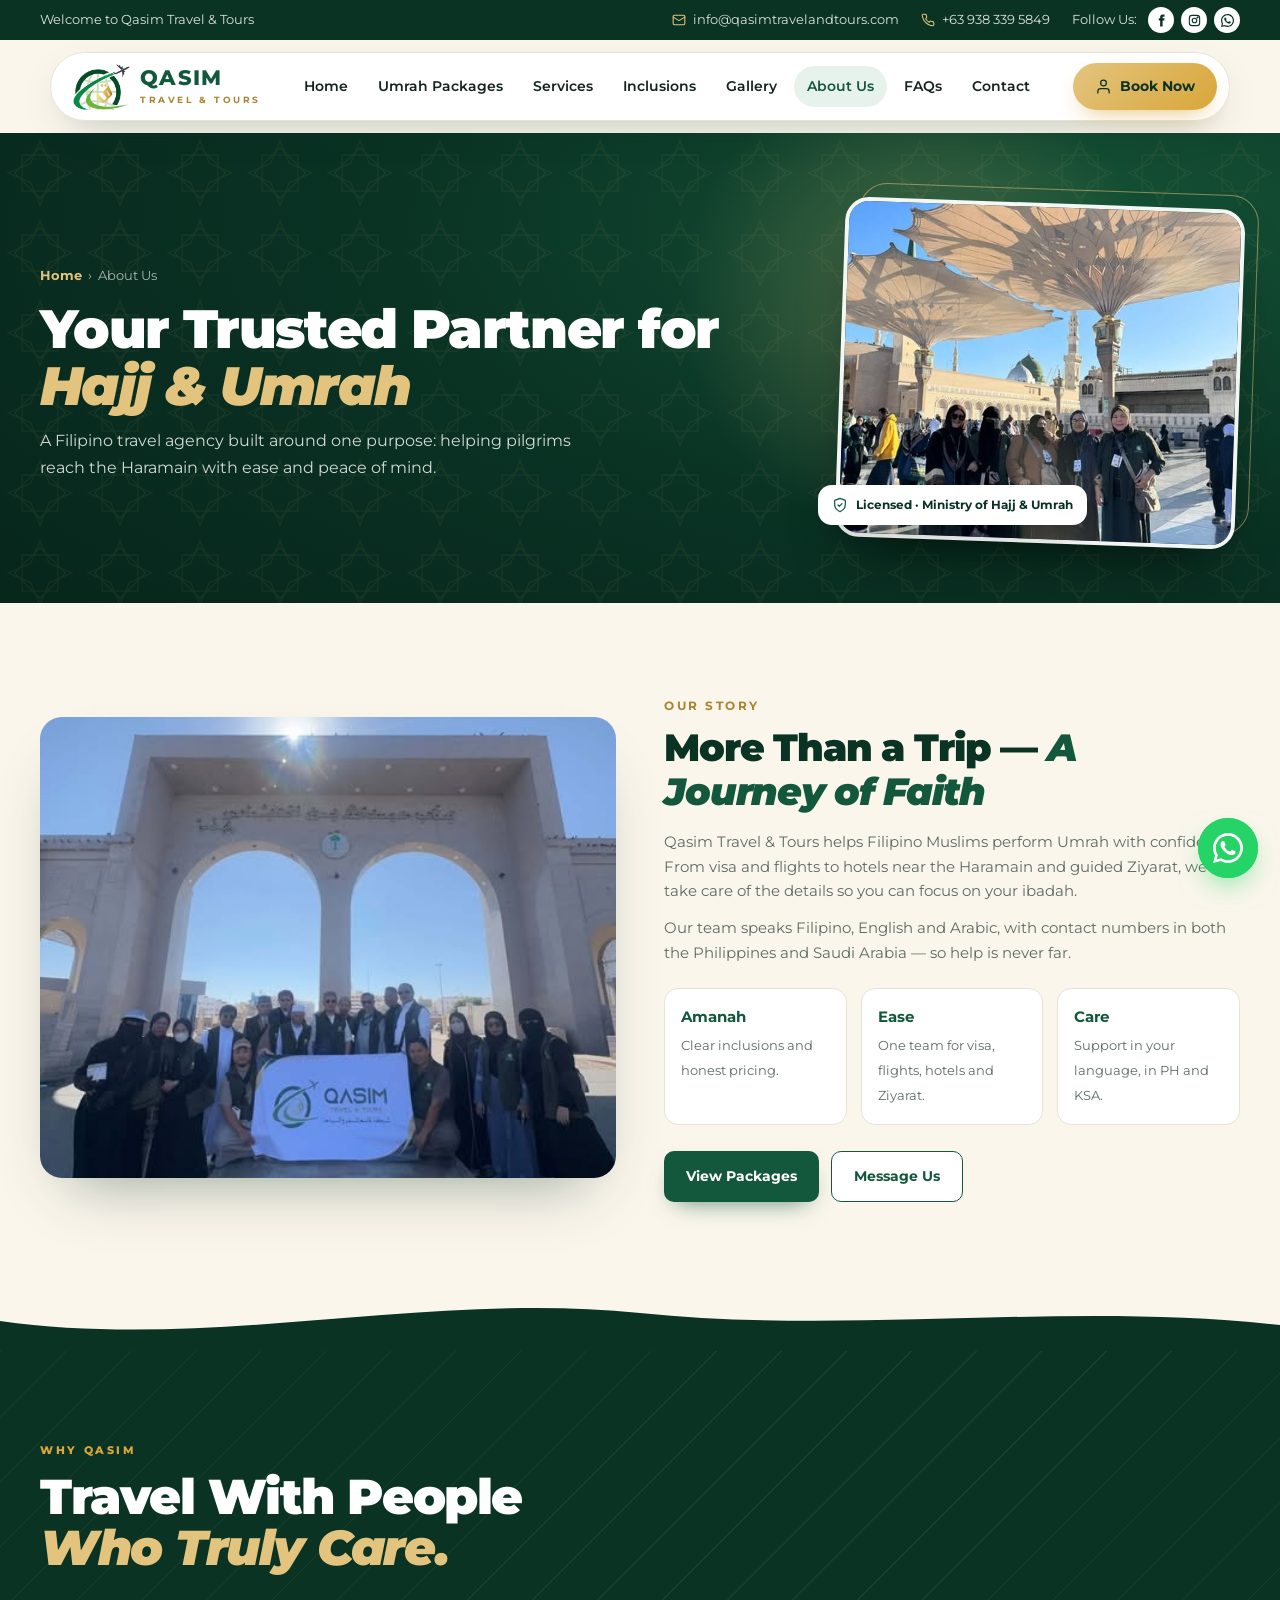
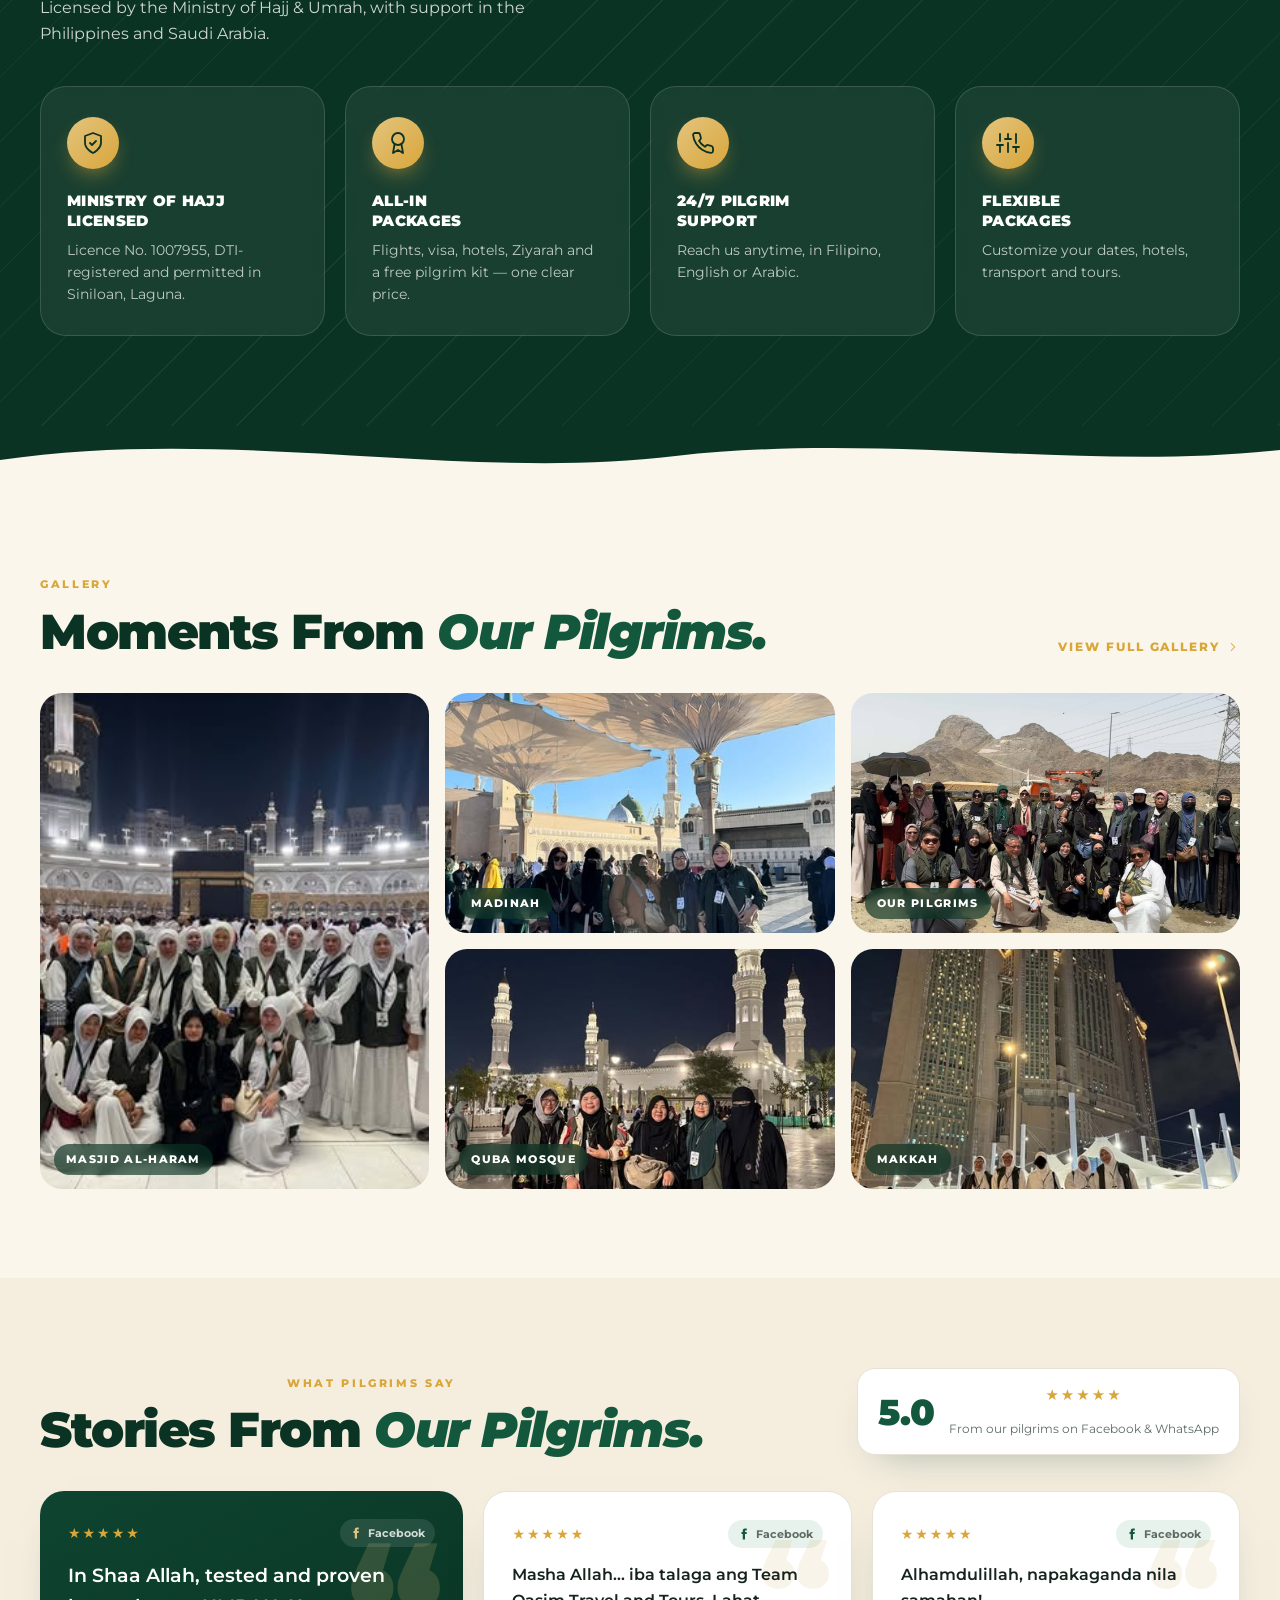
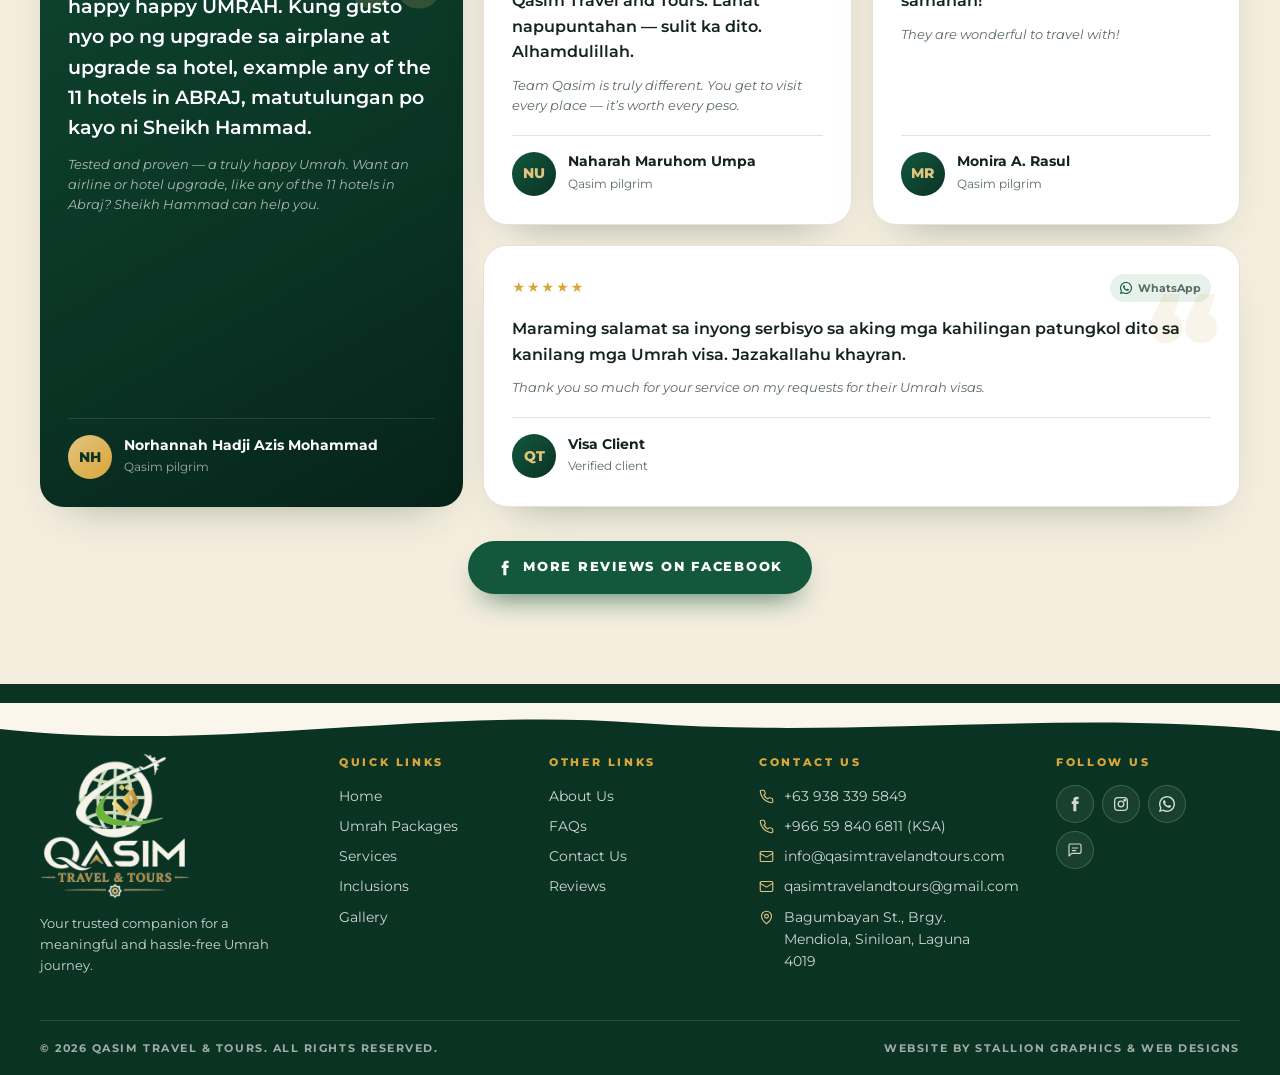
<file: about.html>
<!DOCTYPE html>
<html lang="en"><head>
<meta charset="UTF-8"><meta http-equiv="Cache-Control" content="no-cache, no-store, must-revalidate"><meta name="viewport" content="width=device-width,initial-scale=1">
<title>About Us | Qasim Travel & Tours</title><meta name="description" content="Qasim Travel & Tours is a Hajj & Umrah travel agency in Siniloan, Laguna, serving Filipino pilgrims in Filipino, English and Arabic."><meta name="theme-color" content="#0A3324">
<meta property="og:title" content="About Us | Qasim Travel & Tours"><meta property="og:description" content="Qasim Travel & Tours is a Hajj & Umrah travel agency in Siniloan, Laguna, serving Filipino pilgrims in Filipino, English and Arabic."><meta property="og:image" content="assets/logo-full.png">
<link rel="icon" href="assets/logo-mark.png">
<link rel="preconnect" href="https://fonts.googleapis.com"><link rel="preconnect" href="https://fonts.gstatic.com" crossorigin>
<link href="https://fonts.googleapis.com/css2?family=Montserrat:wght@400;500;600;700;800&display=swap" rel="stylesheet">
<link rel="preload" as="image" href="assets/qasim-hero.jpg" media="(min-width:641px)"><link rel="preload" as="image" href="assets/qasim-hero-m.jpg" media="(max-width:640px)"><link rel="stylesheet" href="style.css?v=1795503509"></head><body>
<svg width="0" height="0" style="position:absolute"><defs><clipPath id="archClip" clipPathUnits="objectBoundingBox"><path d="M0,1 L0,.42 C0,.3 .12,.22 .26,.17 C.38,.13 .46,.08 .5,0 C.54,.08 .62,.13 .74,.17 C.88,.22 1,.3 1,.42 L1,1 Z"/></clipPath></defs></svg>
<div class="topbar"><div class="container"><span class="tb-l">Welcome to Qasim Travel &amp; Tours</span>
  <div class="tb-r"><a class="em" href="mailto:info@qasimtravelandtours.com"><svg viewBox="0 0 24 24" fill="none" stroke="currentColor" stroke-width="1.8" stroke-linecap="round" stroke-linejoin="round"><rect x="2" y="4" width="20" height="16" rx="2"/><path d="m22 7-10 6L2 7"/></svg> info@qasimtravelandtours.com</a><a href="tel:+639383395849"><svg viewBox="0 0 24 24" fill="none" stroke="currentColor" stroke-width="1.8" stroke-linecap="round" stroke-linejoin="round"><path d="M22 16.9v3a2 2 0 0 1-2.2 2 19.8 19.8 0 0 1-8.6-3.1 19.5 19.5 0 0 1-6-6A19.8 19.8 0 0 1 2.1 4.2 2 2 0 0 1 4.1 2h3a2 2 0 0 1 2 1.7c.1.9.4 1.8.7 2.7a2 2 0 0 1-.5 2.1L8 9.8a16 16 0 0 0 6 6l1.3-1.3a2 2 0 0 1 2.1-.4c.9.3 1.8.6 2.7.7a2 2 0 0 1 1.7 2z"/></svg> +63 938 339 5849</a>
  <div class="soc"><span style="margin-right:4px">Follow Us:</span><a href="https://www.facebook.com/qasimtravelandtours" target="_blank" rel="noopener" aria-label="Facebook"><svg viewBox="0 0 24 24" fill="currentColor"><path d="M14 8V6c0-.9.6-1.1 1-1.1h2.5V1h-3.4C10.3 1 9.5 3.8 9.5 5.6V8H7v4h2.5v11h4.5V12h3.2l.4-4H14z"/></svg></a><a href="https://www.instagram.com/qasimtravelandtours" target="_blank" rel="noopener" aria-label="Instagram"><svg viewBox="0 0 24 24" fill="none" stroke="currentColor" stroke-width="2"><rect x="2.5" y="2.5" width="19" height="19" rx="5"/><circle cx="12" cy="12" r="4.2"/><circle cx="17.6" cy="6.4" r="1" fill="currentColor"/></svg></a><a href="https://wa.me/639383395849?text=Assalamu%20alaikum%2C%20Qasim%20Travel%20%26%20Tours!%20I%27d%20like%20to%20inquire%20about%20your%20Umrah%20packages." target="_blank" rel="noopener" aria-label="WhatsApp"><svg viewBox="0 0 24 24" fill="currentColor"><path d="M17.5 14.4c-.3-.1-1.8-.9-2-1-.3-.1-.5-.1-.7.1-.2.3-.8 1-.9 1.2-.2.2-.3.2-.6.1-.3-.1-1.3-.5-2.4-1.5-.9-.8-1.5-1.8-1.7-2.1-.2-.3 0-.5.1-.6l.4-.5c.2-.2.2-.3.3-.5.1-.2 0-.4 0-.5l-.9-2.2c-.2-.6-.5-.5-.7-.5h-.6c-.2 0-.5.1-.8.4-.3.3-1 1-1 2.5s1.1 2.9 1.2 3.1c.1.2 2.1 3.2 5.1 4.5.7.3 1.3.5 1.7.6.7.2 1.4.2 1.9.1.6-.1 1.8-.7 2-1.4.2-.7.2-1.3.2-1.4-.1-.1-.3-.2-.6-.3zM12 21.8c-1.8 0-3.5-.5-5-1.4l-.4-.2-3.7 1 1-3.6-.2-.4C2.7 15.6 2.2 13.8 2.2 12 2.2 6.6 6.6 2.2 12 2.2c2.6 0 5.1 1 6.9 2.9 1.8 1.8 2.9 4.3 2.9 6.9 0 5.4-4.4 9.8-9.8 9.8zM20.5 3.5C18.2 1.2 15.2 0 12 0 5.4 0 0 5.4 0 12c0 2.1.6 4.2 1.6 6L0 24l6.2-1.6c1.8 1 3.8 1.5 5.8 1.5 6.6 0 12-5.4 12-12 0-3.2-1.2-6.2-3.5-8.4z"/></svg></a></div></div>
</div></div>
<header class="hd"><div class="container">
  <a href="index.html" class="brand"><img src="assets/logo-mark.png" alt="Qasim Travel &amp; Tours"><div><b>QASIM</b><span>TRAVEL &amp; TOURS</span></div></a>
  <nav class="menu" id="menu"><a href="index.html" class="">Home</a><a href="packages.html" class="">Umrah Packages</a><a href="services.html" class="">Services</a><a href="inclusions.html" class="">Inclusions</a><a href="gallery.html" class="">Gallery</a><a href="about.html" class="active">About Us</a><a href="faq.html" class="">FAQs</a><a href="contact.html" class="">Contact</a></nav>
  <div style="display:flex;gap:10px;align-items:center"><a href="https://wa.me/639383395849?text=Assalamu%20alaikum%2C%20Qasim%20Travel%20%26%20Tours!%20I%27d%20like%20to%20inquire%20about%20your%20Umrah%20packages." target="_blank" rel="noopener" class="btn btn-green"><svg viewBox="0 0 24 24" fill="none" stroke="currentColor" stroke-width="1.8" stroke-linecap="round" stroke-linejoin="round"><path d="M20 21v-2a4 4 0 0 0-4-4H8a4 4 0 0 0-4 4v2"/><circle cx="12" cy="7" r="4"/></svg> Book Now</a><button class="burger" id="burger" aria-label="Menu"><span></span><span></span><span></span></button></div>
</div></header>
<section class="phero2"><div class="pat"></div><div class="glow"></div><div class="container"><div class="tx"><div class="crumbs"><a href="index.html">Home</a> &nbsp;›&nbsp; About Us</div><h1>Your Trusted Partner for <span>Hajj &amp; Umrah</span></h1><p>A Filipino travel agency built around one purpose: helping pilgrims reach the Haramain with ease and peace of mind.</p></div><div class="ph"><img src="assets/gallery/b10-01.jpg" alt="Qasim Travel &amp; Tours pilgrims"><span class="tag"><svg viewBox="0 0 24 24" fill="none" stroke="currentColor" stroke-width="1.8" stroke-linecap="round" stroke-linejoin="round"><path d="M12 22s8-4 8-10V5l-8-3-8 3v7c0 6 8 10 8 10z"/><path d="m9 12 2 2 4-4"/></svg> Licensed · Ministry of Hajj &amp; Umrah</span></div></div></section>
<section class="sec"><div class="container about">
  <div class="ph reveal"><img src="assets/gallery/b01-02.jpg" alt="Qasim Travel &amp; Tours our pilgrims pilgrims" style="position:absolute;inset:0;width:100%;height:100%;object-fit:cover"></div>
  <div class="reveal"><span class="kicker">Our Story</span><h2>More Than a Trip — <span>A Journey of Faith</span></h2>
    <p>Qasim Travel &amp; Tours helps Filipino Muslims perform Umrah with confidence. From visa and flights to hotels near the Haramain and guided Ziyarat, we take care of the details so you can focus on your ibadah.</p>
    <p>Our team speaks Filipino, English and Arabic, with contact numbers in both the Philippines and Saudi Arabia — so help is never far.</p>
    <div class="vals"><div class="val"><b>Amanah</b><small>Clear inclusions and honest pricing.</small></div><div class="val"><b>Ease</b><small>One team for visa, flights, hotels and Ziyarat.</small></div><div class="val"><b>Care</b><small>Support in your language, in PH and KSA.</small></div></div>
    <div class="btns"><a class="btn btn-green" href="packages.html">View Packages</a><a class="btn btn-line" href="https://wa.me/639383395849?text=Assalamu%20alaikum%2C%20Qasim%20Travel%20%26%20Tours!%20I%27d%20like%20to%20inquire%20about%20your%20Umrah%20packages." target="_blank" rel="noopener">Message Us</a></div></div>
</div></section>
<svg class="wave" viewBox="0 0 1440 60" preserveAspectRatio="none" style="background:var(--cream)"><path d="M0 30 C240 60 480 0 720 22 C960 44 1200 10 1440 34 L1440 60 L0 60Z" fill="#0A3324"/></svg><section class="sec dark why2"><div class="container"><div class="reveal"><span class="k2">Why Qasim</span><h2 class="h2x">Travel With People<br><em>Who Truly Care.</em></h2><p class="lead2">Licensed by the Ministry of Hajj &amp; Umrah, with support in the Philippines and Saudi Arabia.</p></div>
<div class="glass4"><div class="gcard reveal"><span class="ic"><svg viewBox="0 0 24 24" fill="none" stroke="currentColor" stroke-width="1.8" stroke-linecap="round" stroke-linejoin="round"><path d="M12 22s8-4 8-10V5l-8-3-8 3v7c0 6 8 10 8 10z"/><path d="m9 12 2 2 4-4"/></svg></span><h4>Ministry of Hajj<br>Licensed</h4><p>Licence No. 1007955, DTI-registered and permitted in Siniloan, Laguna.</p></div><div class="gcard reveal"><span class="ic"><svg viewBox="0 0 24 24" fill="none" stroke="currentColor" stroke-width="1.8" stroke-linecap="round" stroke-linejoin="round"><circle cx="12" cy="8" r="6"/><path d="M15.5 13.5 17 22l-5-3-5 3 1.5-8.5"/></svg></span><h4>All-in<br>Packages</h4><p>Flights, visa, hotels, Ziyarah and a free pilgrim kit — one clear price.</p></div><div class="gcard reveal"><span class="ic"><svg viewBox="0 0 24 24" fill="none" stroke="currentColor" stroke-width="1.8" stroke-linecap="round" stroke-linejoin="round"><path d="M22 16.9v3a2 2 0 0 1-2.2 2 19.8 19.8 0 0 1-8.6-3.1 19.5 19.5 0 0 1-6-6A19.8 19.8 0 0 1 2.1 4.2 2 2 0 0 1 4.1 2h3a2 2 0 0 1 2 1.7c.1.9.4 1.8.7 2.7a2 2 0 0 1-.5 2.1L8 9.8a16 16 0 0 0 6 6l1.3-1.3a2 2 0 0 1 2.1-.4c.9.3 1.8.6 2.7.7a2 2 0 0 1 1.7 2z"/></svg></span><h4>24/7 Pilgrim<br>Support</h4><p>Reach us anytime, in Filipino, English or Arabic.</p></div><div class="gcard reveal"><span class="ic"><svg viewBox="0 0 24 24" fill="none" stroke="currentColor" stroke-width="1.8" stroke-linecap="round" stroke-linejoin="round"><path d="M4 21v-7M4 10V3M12 21v-9M12 8V3M20 21v-5M20 12V3M1 14h6M9 8h6M17 16h6"/></svg></span><h4>Flexible<br>Packages</h4><p>Customize your dates, hotels, transport and tours.</p></div></div></div></section><svg class="wave" viewBox="0 0 1440 60" preserveAspectRatio="none" style="background:#0A3324"><path d="M0 34 C260 0 520 56 760 30 C1000 6 1220 46 1440 24 L1440 60 L0 60Z" fill="#FBF6EC"/></svg>
<section class="sec"><div class="container"><div class="rowhead reveal"><div><span class="k2">Gallery</span><h2 class="h2x">Moments From <em>Our Pilgrims.</em></h2></div><a class="lnk" href="gallery.html">View Full Gallery <svg viewBox="0 0 24 24" fill="none" stroke="currentColor" stroke-width="1.8" stroke-linecap="round" stroke-linejoin="round"><path d="M9 18l6-6-6-6"/></svg></a></div><div class="gal2 reveal"><div class="g"><img src="assets/gallery/b09-05.jpg" alt="Pilgrims in Ihram before the Kaaba" loading="lazy"><span>Masjid Al-Haram</span></div><div class="g"><img src="assets/gallery/b10-01.jpg" alt="At Al-Masjid An-Nabawi" loading="lazy"><span>Madinah</span></div><div class="g"><img src="assets/gallery/b08-02.jpg" alt="Qasim pilgrims group photo" loading="lazy"><span>Our Pilgrims</span></div><div class="g"><img src="assets/gallery/b10-04.jpg" alt="Quba Mosque at night" loading="lazy"><span>Quba Mosque</span></div><div class="g"><img src="assets/gallery/b10-10.jpg" alt="In Ihram by the Clock Tower" loading="lazy"><span>Makkah</span></div></div></div></section>
<section class="sec stories"><div class="container">
  <div class="rowhead reveal"><div><span class="k2">What Pilgrims Say</span><h2 class="h2x">Stories From <em>Our Pilgrims.</em></h2></div>
  <div class="rvscore"><b>5.0</b><div><div class="stars">★★★★★</div><small>From our pilgrims on Facebook &amp; WhatsApp</small></div></div></div>
  <div class="rvgrid"><figure class="rv big reveal"><div class="rv-top"><div class="stars">★★★★★</div><span class="src"><svg viewBox="0 0 24 24" fill="currentColor"><path d="M14 8V6c0-.9.6-1.1 1-1.1h2.5V1h-3.4C10.3 1 9.5 3.8 9.5 5.6V8H7v4h2.5v11h4.5V12h3.2l.4-4H14z"/></svg> Facebook</span></div><span class="qm">“</span><blockquote>In Shaa Allah, tested and proven happy happy UMRAH. Kung gusto nyo po ng upgrade sa airplane at upgrade sa hotel, example any of the 11 hotels in ABRAJ, matutulungan po kayo ni Sheikh Hammad.</blockquote><p class="en">Tested and proven — a truly happy Umrah. Want an airline or hotel upgrade, like any of the 11 hotels in Abraj? Sheikh Hammad can help you.</p><figcaption><span class="av">NH</span><div><b>Norhannah Hadji Azis Mohammad</b><small>Qasim pilgrim</small></div></figcaption></figure><figure class="rv reveal"><div class="rv-top"><div class="stars">★★★★★</div><span class="src"><svg viewBox="0 0 24 24" fill="currentColor"><path d="M14 8V6c0-.9.6-1.1 1-1.1h2.5V1h-3.4C10.3 1 9.5 3.8 9.5 5.6V8H7v4h2.5v11h4.5V12h3.2l.4-4H14z"/></svg> Facebook</span></div><span class="qm">“</span><blockquote>Masha Allah… iba talaga ang Team Qasim Travel and Tours. Lahat napupuntahan — sulit ka dito. Alhamdulillah.</blockquote><p class="en">Team Qasim is truly different. You get to visit every place — it’s worth every peso.</p><figcaption><span class="av">NU</span><div><b>Naharah Maruhom Umpa</b><small>Qasim pilgrim</small></div></figcaption></figure><figure class="rv reveal"><div class="rv-top"><div class="stars">★★★★★</div><span class="src"><svg viewBox="0 0 24 24" fill="currentColor"><path d="M14 8V6c0-.9.6-1.1 1-1.1h2.5V1h-3.4C10.3 1 9.5 3.8 9.5 5.6V8H7v4h2.5v11h4.5V12h3.2l.4-4H14z"/></svg> Facebook</span></div><span class="qm">“</span><blockquote>Alhamdulillah, napakaganda nila samahan!</blockquote><p class="en">They are wonderful to travel with!</p><figcaption><span class="av">MR</span><div><b>Monira A. Rasul</b><small>Qasim pilgrim</small></div></figcaption></figure><figure class="rv wide reveal"><div class="rv-top"><div class="stars">★★★★★</div><span class="src"><svg viewBox="0 0 24 24" fill="currentColor"><path d="M17.5 14.4c-.3-.1-1.8-.9-2-1-.3-.1-.5-.1-.7.1-.2.3-.8 1-.9 1.2-.2.2-.3.2-.6.1-.3-.1-1.3-.5-2.4-1.5-.9-.8-1.5-1.8-1.7-2.1-.2-.3 0-.5.1-.6l.4-.5c.2-.2.2-.3.3-.5.1-.2 0-.4 0-.5l-.9-2.2c-.2-.6-.5-.5-.7-.5h-.6c-.2 0-.5.1-.8.4-.3.3-1 1-1 2.5s1.1 2.9 1.2 3.1c.1.2 2.1 3.2 5.1 4.5.7.3 1.3.5 1.7.6.7.2 1.4.2 1.9.1.6-.1 1.8-.7 2-1.4.2-.7.2-1.3.2-1.4-.1-.1-.3-.2-.6-.3zM12 21.8c-1.8 0-3.5-.5-5-1.4l-.4-.2-3.7 1 1-3.6-.2-.4C2.7 15.6 2.2 13.8 2.2 12 2.2 6.6 6.6 2.2 12 2.2c2.6 0 5.1 1 6.9 2.9 1.8 1.8 2.9 4.3 2.9 6.9 0 5.4-4.4 9.8-9.8 9.8zM20.5 3.5C18.2 1.2 15.2 0 12 0 5.4 0 0 5.4 0 12c0 2.1.6 4.2 1.6 6L0 24l6.2-1.6c1.8 1 3.8 1.5 5.8 1.5 6.6 0 12-5.4 12-12 0-3.2-1.2-6.2-3.5-8.4z"/></svg> WhatsApp</span></div><span class="qm">“</span><blockquote>Maraming salamat sa inyong serbisyo sa aking mga kahilingan patungkol dito sa kanilang mga Umrah visa. Jazakallahu khayran.</blockquote><p class="en">Thank you so much for your service on my requests for their Umrah visas.</p><figcaption><span class="av">QT</span><div><b>Visa Client</b><small>Verified client</small></div></figcaption></figure></div>
  <div style="text-align:center;margin-top:34px" class="reveal"><a class="pillbtn pb-green" href="https://www.facebook.com/qasimtravelandtours" target="_blank" rel="noopener"><svg viewBox="0 0 24 24" fill="currentColor"><path d="M14 8V6c0-.9.6-1.1 1-1.1h2.5V1h-3.4C10.3 1 9.5 3.8 9.5 5.6V8H7v4h2.5v11h4.5V12h3.2l.4-4H14z"/></svg> More Reviews on Facebook</a></div>
</div></section>
<footer><svg class="wtop" viewBox="0 0 1440 50" preserveAspectRatio="none"><path d="M0 26 C240 50 480 4 720 20 C960 36 1200 6 1440 28 L1440 50 L0 50Z" fill="#0A3324"/></svg><div class="container">
  <div class="fgrid5">
    <div class="fbrand"><img src="assets/logo-light.png" alt="Qasim Travel &amp; Tours"><p>Your trusted companion for a meaningful and hassle-free Umrah journey.</p></div>
    <div><h5>Quick Links</h5><ul><li><a href="index.html">Home</a></li><li><a href="packages.html">Umrah Packages</a></li><li><a href="services.html">Services</a></li><li><a href="inclusions.html">Inclusions</a></li><li><a href="gallery.html">Gallery</a></li></ul></div>
    <div><h5>Other Links</h5><ul><li><a href="about.html">About Us</a></li><li><a href="faq.html">FAQs</a></li><li><a href="contact.html">Contact Us</a></li><li><a href="https://www.facebook.com/qasimtravelandtours" target="_blank" rel="noopener">Reviews</a></li></ul></div>
    <div><h5>Contact Us</h5><ul class="cl"><li><svg viewBox="0 0 24 24" fill="none" stroke="currentColor" stroke-width="1.8" stroke-linecap="round" stroke-linejoin="round"><path d="M22 16.9v3a2 2 0 0 1-2.2 2 19.8 19.8 0 0 1-8.6-3.1 19.5 19.5 0 0 1-6-6A19.8 19.8 0 0 1 2.1 4.2 2 2 0 0 1 4.1 2h3a2 2 0 0 1 2 1.7c.1.9.4 1.8.7 2.7a2 2 0 0 1-.5 2.1L8 9.8a16 16 0 0 0 6 6l1.3-1.3a2 2 0 0 1 2.1-.4c.9.3 1.8.6 2.7.7a2 2 0 0 1 1.7 2z"/></svg><a href="tel:+639383395849">+63 938 339 5849</a></li><li><svg viewBox="0 0 24 24" fill="none" stroke="currentColor" stroke-width="1.8" stroke-linecap="round" stroke-linejoin="round"><path d="M22 16.9v3a2 2 0 0 1-2.2 2 19.8 19.8 0 0 1-8.6-3.1 19.5 19.5 0 0 1-6-6A19.8 19.8 0 0 1 2.1 4.2 2 2 0 0 1 4.1 2h3a2 2 0 0 1 2 1.7c.1.9.4 1.8.7 2.7a2 2 0 0 1-.5 2.1L8 9.8a16 16 0 0 0 6 6l1.3-1.3a2 2 0 0 1 2.1-.4c.9.3 1.8.6 2.7.7a2 2 0 0 1 1.7 2z"/></svg><a href="tel:+966598406811">+966 59 840 6811 (KSA)</a></li><li><svg viewBox="0 0 24 24" fill="none" stroke="currentColor" stroke-width="1.8" stroke-linecap="round" stroke-linejoin="round"><rect x="2" y="4" width="20" height="16" rx="2"/><path d="m22 7-10 6L2 7"/></svg><a href="mailto:info@qasimtravelandtours.com">info@qasimtravelandtours.com</a></li><li><svg viewBox="0 0 24 24" fill="none" stroke="currentColor" stroke-width="1.8" stroke-linecap="round" stroke-linejoin="round"><rect x="2" y="4" width="20" height="16" rx="2"/><path d="m22 7-10 6L2 7"/></svg><a href="mailto:qasimtravelandtours@gmail.com">qasimtravelandtours@gmail.com</a></li><li><svg viewBox="0 0 24 24" fill="none" stroke="currentColor" stroke-width="1.8" stroke-linecap="round" stroke-linejoin="round"><path d="M20 10c0 6-8 12-8 12S4 16 4 10a8 8 0 0 1 16 0z"/><circle cx="12" cy="10" r="3"/></svg><span>Bagumbayan St., Brgy. Mendiola, Siniloan, Laguna 4019</span></li></ul></div>
    <div><h5>Follow Us</h5><div class="fsoc"><a href="https://www.facebook.com/qasimtravelandtours" target="_blank" rel="noopener" aria-label="Facebook"><svg viewBox="0 0 24 24" fill="currentColor"><path d="M14 8V6c0-.9.6-1.1 1-1.1h2.5V1h-3.4C10.3 1 9.5 3.8 9.5 5.6V8H7v4h2.5v11h4.5V12h3.2l.4-4H14z"/></svg></a><a href="https://www.instagram.com/qasimtravelandtours" target="_blank" rel="noopener" aria-label="Instagram"><svg viewBox="0 0 24 24" fill="none" stroke="currentColor" stroke-width="2"><rect x="2.5" y="2.5" width="19" height="19" rx="5"/><circle cx="12" cy="12" r="4.2"/><circle cx="17.6" cy="6.4" r="1" fill="currentColor"/></svg></a><a href="https://wa.me/639383395849?text=Assalamu%20alaikum%2C%20Qasim%20Travel%20%26%20Tours!%20I%27d%20like%20to%20inquire%20about%20your%20Umrah%20packages." target="_blank" rel="noopener" aria-label="WhatsApp"><svg viewBox="0 0 24 24" fill="currentColor"><path d="M17.5 14.4c-.3-.1-1.8-.9-2-1-.3-.1-.5-.1-.7.1-.2.3-.8 1-.9 1.2-.2.2-.3.2-.6.1-.3-.1-1.3-.5-2.4-1.5-.9-.8-1.5-1.8-1.7-2.1-.2-.3 0-.5.1-.6l.4-.5c.2-.2.2-.3.3-.5.1-.2 0-.4 0-.5l-.9-2.2c-.2-.6-.5-.5-.7-.5h-.6c-.2 0-.5.1-.8.4-.3.3-1 1-1 2.5s1.1 2.9 1.2 3.1c.1.2 2.1 3.2 5.1 4.5.7.3 1.3.5 1.7.6.7.2 1.4.2 1.9.1.6-.1 1.8-.7 2-1.4.2-.7.2-1.3.2-1.4-.1-.1-.3-.2-.6-.3zM12 21.8c-1.8 0-3.5-.5-5-1.4l-.4-.2-3.7 1 1-3.6-.2-.4C2.7 15.6 2.2 13.8 2.2 12 2.2 6.6 6.6 2.2 12 2.2c2.6 0 5.1 1 6.9 2.9 1.8 1.8 2.9 4.3 2.9 6.9 0 5.4-4.4 9.8-9.8 9.8zM20.5 3.5C18.2 1.2 15.2 0 12 0 5.4 0 0 5.4 0 12c0 2.1.6 4.2 1.6 6L0 24l6.2-1.6c1.8 1 3.8 1.5 5.8 1.5 6.6 0 12-5.4 12-12 0-3.2-1.2-6.2-3.5-8.4z"/></svg></a><a href="https://m.me/qasimtravelandtours" target="_blank" rel="noopener" aria-label="Messenger"><svg viewBox="0 0 24 24" fill="none" stroke="currentColor" stroke-width="1.7" stroke-linecap="round" stroke-linejoin="round"><path d="M21 15a2 2 0 0 1-2 2H7l-4 4V5a2 2 0 0 1 2-2h14a2 2 0 0 1 2 2z"/><path d="M8 9h8M8 13h5"/></svg></a></div></div>
  </div>
  <div class="fbot"><span>© <span id="yr"></span> Qasim Travel &amp; Tours. All Rights Reserved.</span><span>Website by Stallion Graphics &amp; Web Designs</span></div>
</div></footer>
<a href="#" class="totop" id="totop" aria-label="Back to top"><svg viewBox="0 0 24 24" fill="none" stroke="currentColor" stroke-width="1.8" stroke-linecap="round" stroke-linejoin="round"><path d="M12 19V5M5 12l7-7 7 7"/></svg></a><a href="https://wa.me/639383395849?text=Assalamu%20alaikum%2C%20Qasim%20Travel%20%26%20Tours!%20I%27d%20like%20to%20inquire%20about%20your%20Umrah%20packages." target="_blank" rel="noopener" class="wa" aria-label="Chat on WhatsApp"><svg viewBox="0 0 24 24" fill="currentColor"><path d="M17.5 14.4c-.3-.1-1.8-.9-2-1-.3-.1-.5-.1-.7.1-.2.3-.8 1-.9 1.2-.2.2-.3.2-.6.1-.3-.1-1.3-.5-2.4-1.5-.9-.8-1.5-1.8-1.7-2.1-.2-.3 0-.5.1-.6l.4-.5c.2-.2.2-.3.3-.5.1-.2 0-.4 0-.5l-.9-2.2c-.2-.6-.5-.5-.7-.5h-.6c-.2 0-.5.1-.8.4-.3.3-1 1-1 2.5s1.1 2.9 1.2 3.1c.1.2 2.1 3.2 5.1 4.5.7.3 1.3.5 1.7.6.7.2 1.4.2 1.9.1.6-.1 1.8-.7 2-1.4.2-.7.2-1.3.2-1.4-.1-.1-.3-.2-.6-.3zM12 21.8c-1.8 0-3.5-.5-5-1.4l-.4-.2-3.7 1 1-3.6-.2-.4C2.7 15.6 2.2 13.8 2.2 12 2.2 6.6 6.6 2.2 12 2.2c2.6 0 5.1 1 6.9 2.9 1.8 1.8 2.9 4.3 2.9 6.9 0 5.4-4.4 9.8-9.8 9.8zM20.5 3.5C18.2 1.2 15.2 0 12 0 5.4 0 0 5.4 0 12c0 2.1.6 4.2 1.6 6L0 24l6.2-1.6c1.8 1 3.8 1.5 5.8 1.5 6.6 0 12-5.4 12-12 0-3.2-1.2-6.2-3.5-8.4z"/></svg></a>
<div class="mbar"><a href="https://wa.me/639383395849?text=Assalamu%20alaikum%2C%20Qasim%20Travel%20%26%20Tours!%20I%27d%20like%20to%20inquire%20about%20your%20Umrah%20packages." target="_blank" rel="noopener"><svg viewBox="0 0 24 24" fill="currentColor"><path d="M17.5 14.4c-.3-.1-1.8-.9-2-1-.3-.1-.5-.1-.7.1-.2.3-.8 1-.9 1.2-.2.2-.3.2-.6.1-.3-.1-1.3-.5-2.4-1.5-.9-.8-1.5-1.8-1.7-2.1-.2-.3 0-.5.1-.6l.4-.5c.2-.2.2-.3.3-.5.1-.2 0-.4 0-.5l-.9-2.2c-.2-.6-.5-.5-.7-.5h-.6c-.2 0-.5.1-.8.4-.3.3-1 1-1 2.5s1.1 2.9 1.2 3.1c.1.2 2.1 3.2 5.1 4.5.7.3 1.3.5 1.7.6.7.2 1.4.2 1.9.1.6-.1 1.8-.7 2-1.4.2-.7.2-1.3.2-1.4-.1-.1-.3-.2-.6-.3zM12 21.8c-1.8 0-3.5-.5-5-1.4l-.4-.2-3.7 1 1-3.6-.2-.4C2.7 15.6 2.2 13.8 2.2 12 2.2 6.6 6.6 2.2 12 2.2c2.6 0 5.1 1 6.9 2.9 1.8 1.8 2.9 4.3 2.9 6.9 0 5.4-4.4 9.8-9.8 9.8zM20.5 3.5C18.2 1.2 15.2 0 12 0 5.4 0 0 5.4 0 12c0 2.1.6 4.2 1.6 6L0 24l6.2-1.6c1.8 1 3.8 1.5 5.8 1.5 6.6 0 12-5.4 12-12 0-3.2-1.2-6.2-3.5-8.4z"/></svg> WhatsApp</a><a href="tel:+639383395849"><svg viewBox="0 0 24 24" fill="none" stroke="currentColor" stroke-width="1.8" stroke-linecap="round" stroke-linejoin="round"><path d="M22 16.9v3a2 2 0 0 1-2.2 2 19.8 19.8 0 0 1-8.6-3.1 19.5 19.5 0 0 1-6-6A19.8 19.8 0 0 1 2.1 4.2 2 2 0 0 1 4.1 2h3a2 2 0 0 1 2 1.7c.1.9.4 1.8.7 2.7a2 2 0 0 1-.5 2.1L8 9.8a16 16 0 0 0 6 6l1.3-1.3a2 2 0 0 1 2.1-.4c.9.3 1.8.6 2.7.7a2 2 0 0 1 1.7 2z"/></svg> Call Us</a></div>
<script src="main.js?v=1795503509"></script></body></html>
</file>
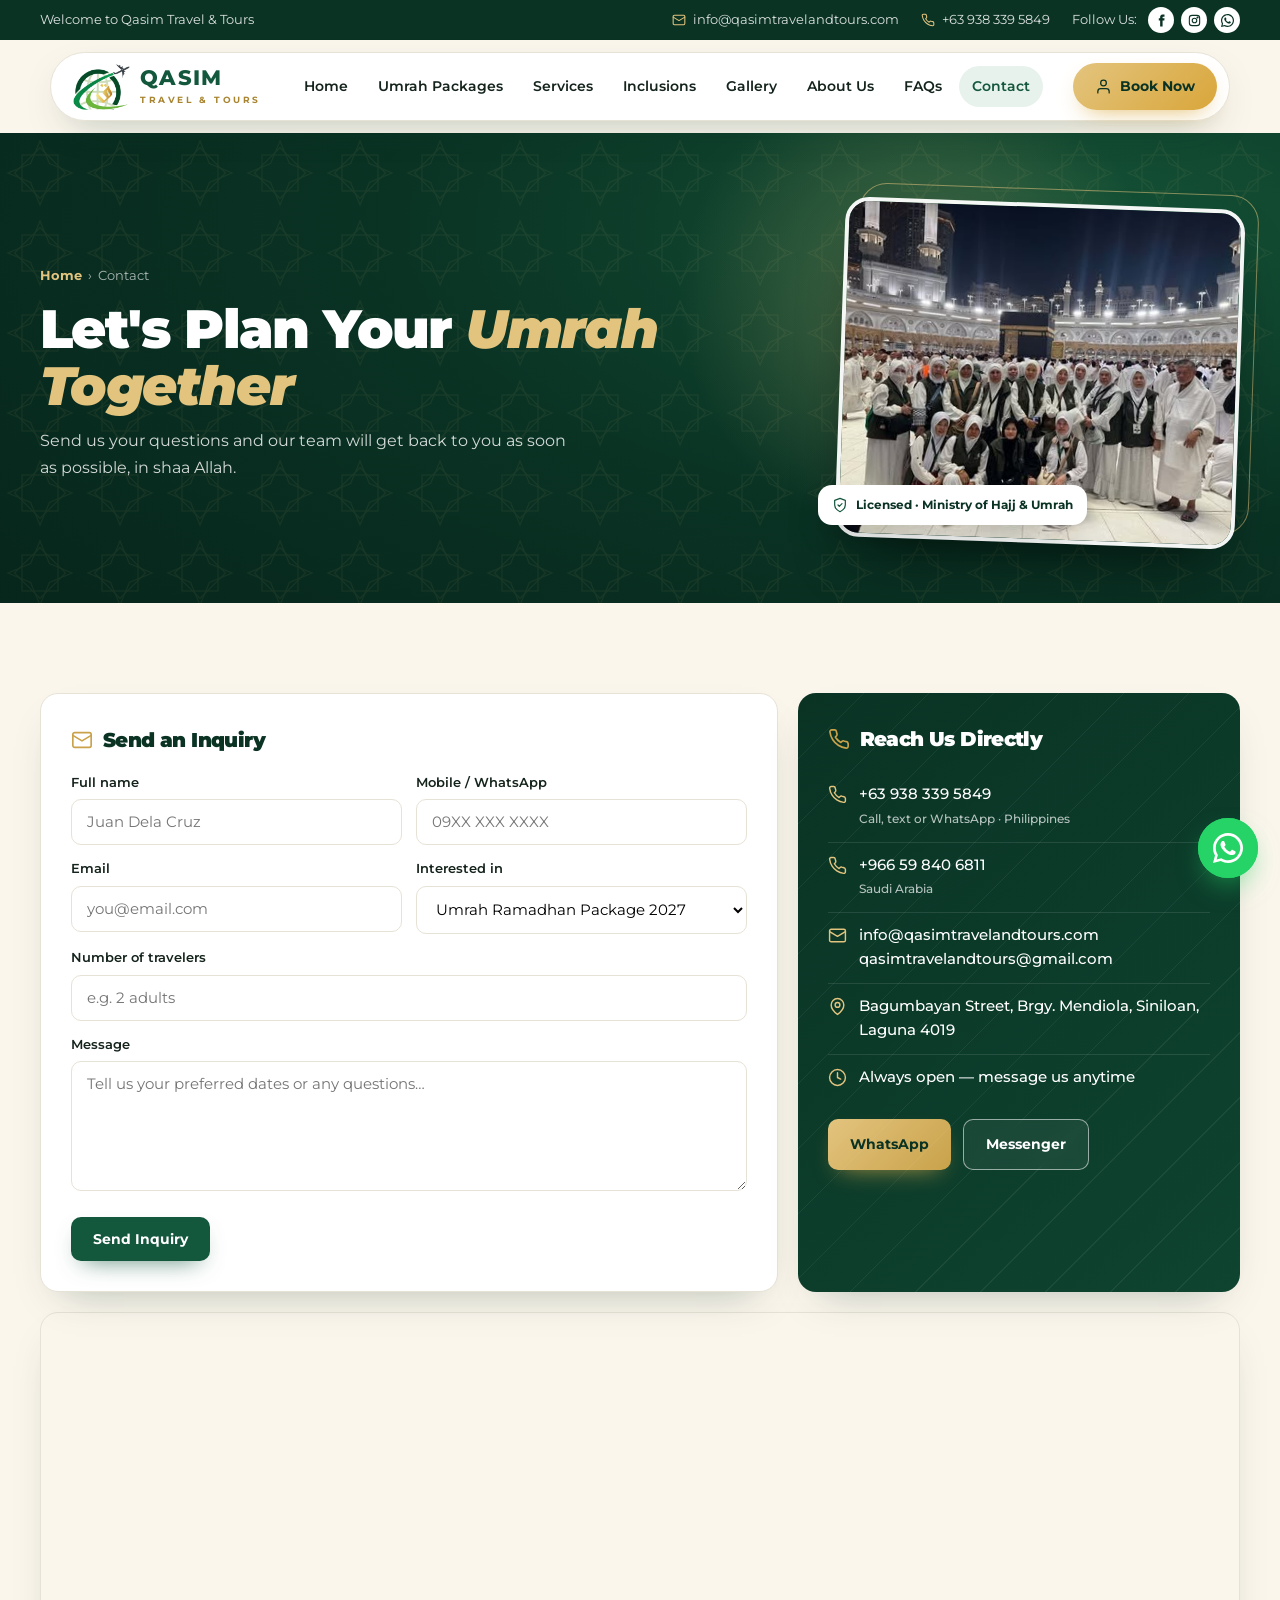
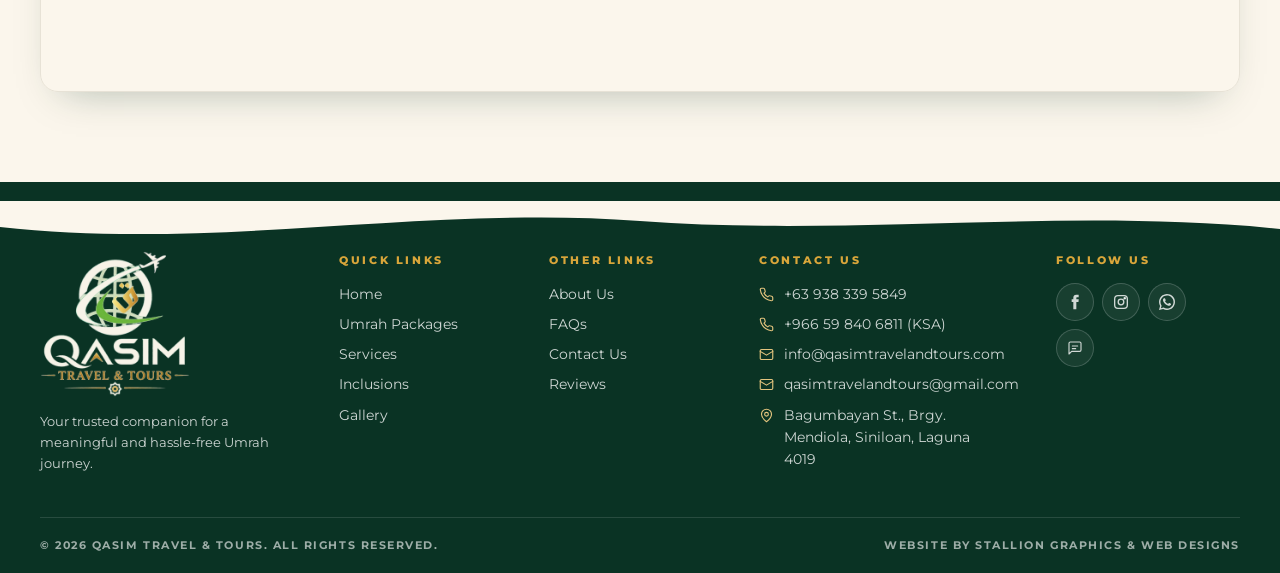
<file: contact.html>
<!DOCTYPE html>
<html lang="en"><head>
<meta charset="UTF-8"><meta http-equiv="Cache-Control" content="no-cache, no-store, must-revalidate"><meta name="viewport" content="width=device-width,initial-scale=1">
<title>Contact Us | Qasim Travel & Tours</title><meta name="description" content="Contact Qasim Travel & Tours: +63 938 339 5849 (PH), +966 59 840 6811 (KSA), qasimtravelandtours@gmail.com. Bagumbayan St., Brgy. Mendiola, Siniloan, Laguna."><meta name="theme-color" content="#0A3324">
<meta property="og:title" content="Contact Us | Qasim Travel & Tours"><meta property="og:description" content="Contact Qasim Travel & Tours: +63 938 339 5849 (PH), +966 59 840 6811 (KSA), qasimtravelandtours@gmail.com. Bagumbayan St., Brgy. Mendiola, Siniloan, Laguna."><meta property="og:image" content="assets/logo-full.png">
<link rel="icon" href="assets/logo-mark.png">
<link rel="preconnect" href="https://fonts.googleapis.com"><link rel="preconnect" href="https://fonts.gstatic.com" crossorigin>
<link href="https://fonts.googleapis.com/css2?family=Montserrat:wght@400;500;600;700;800&display=swap" rel="stylesheet">
<link rel="preload" as="image" href="assets/qasim-hero.jpg" media="(min-width:641px)"><link rel="preload" as="image" href="assets/qasim-hero-m.jpg" media="(max-width:640px)"><link rel="stylesheet" href="style.css?v=1795503509"></head><body>
<svg width="0" height="0" style="position:absolute"><defs><clipPath id="archClip" clipPathUnits="objectBoundingBox"><path d="M0,1 L0,.42 C0,.3 .12,.22 .26,.17 C.38,.13 .46,.08 .5,0 C.54,.08 .62,.13 .74,.17 C.88,.22 1,.3 1,.42 L1,1 Z"/></clipPath></defs></svg>
<div class="topbar"><div class="container"><span class="tb-l">Welcome to Qasim Travel &amp; Tours</span>
  <div class="tb-r"><a class="em" href="mailto:info@qasimtravelandtours.com"><svg viewBox="0 0 24 24" fill="none" stroke="currentColor" stroke-width="1.8" stroke-linecap="round" stroke-linejoin="round"><rect x="2" y="4" width="20" height="16" rx="2"/><path d="m22 7-10 6L2 7"/></svg> info@qasimtravelandtours.com</a><a href="tel:+639383395849"><svg viewBox="0 0 24 24" fill="none" stroke="currentColor" stroke-width="1.8" stroke-linecap="round" stroke-linejoin="round"><path d="M22 16.9v3a2 2 0 0 1-2.2 2 19.8 19.8 0 0 1-8.6-3.1 19.5 19.5 0 0 1-6-6A19.8 19.8 0 0 1 2.1 4.2 2 2 0 0 1 4.1 2h3a2 2 0 0 1 2 1.7c.1.9.4 1.8.7 2.7a2 2 0 0 1-.5 2.1L8 9.8a16 16 0 0 0 6 6l1.3-1.3a2 2 0 0 1 2.1-.4c.9.3 1.8.6 2.7.7a2 2 0 0 1 1.7 2z"/></svg> +63 938 339 5849</a>
  <div class="soc"><span style="margin-right:4px">Follow Us:</span><a href="https://www.facebook.com/qasimtravelandtours" target="_blank" rel="noopener" aria-label="Facebook"><svg viewBox="0 0 24 24" fill="currentColor"><path d="M14 8V6c0-.9.6-1.1 1-1.1h2.5V1h-3.4C10.3 1 9.5 3.8 9.5 5.6V8H7v4h2.5v11h4.5V12h3.2l.4-4H14z"/></svg></a><a href="https://www.instagram.com/qasimtravelandtours" target="_blank" rel="noopener" aria-label="Instagram"><svg viewBox="0 0 24 24" fill="none" stroke="currentColor" stroke-width="2"><rect x="2.5" y="2.5" width="19" height="19" rx="5"/><circle cx="12" cy="12" r="4.2"/><circle cx="17.6" cy="6.4" r="1" fill="currentColor"/></svg></a><a href="https://wa.me/639383395849?text=Assalamu%20alaikum%2C%20Qasim%20Travel%20%26%20Tours!%20I%27d%20like%20to%20inquire%20about%20your%20Umrah%20packages." target="_blank" rel="noopener" aria-label="WhatsApp"><svg viewBox="0 0 24 24" fill="currentColor"><path d="M17.5 14.4c-.3-.1-1.8-.9-2-1-.3-.1-.5-.1-.7.1-.2.3-.8 1-.9 1.2-.2.2-.3.2-.6.1-.3-.1-1.3-.5-2.4-1.5-.9-.8-1.5-1.8-1.7-2.1-.2-.3 0-.5.1-.6l.4-.5c.2-.2.2-.3.3-.5.1-.2 0-.4 0-.5l-.9-2.2c-.2-.6-.5-.5-.7-.5h-.6c-.2 0-.5.1-.8.4-.3.3-1 1-1 2.5s1.1 2.9 1.2 3.1c.1.2 2.1 3.2 5.1 4.5.7.3 1.3.5 1.7.6.7.2 1.4.2 1.9.1.6-.1 1.8-.7 2-1.4.2-.7.2-1.3.2-1.4-.1-.1-.3-.2-.6-.3zM12 21.8c-1.8 0-3.5-.5-5-1.4l-.4-.2-3.7 1 1-3.6-.2-.4C2.7 15.6 2.2 13.8 2.2 12 2.2 6.6 6.6 2.2 12 2.2c2.6 0 5.1 1 6.9 2.9 1.8 1.8 2.9 4.3 2.9 6.9 0 5.4-4.4 9.8-9.8 9.8zM20.5 3.5C18.2 1.2 15.2 0 12 0 5.4 0 0 5.4 0 12c0 2.1.6 4.2 1.6 6L0 24l6.2-1.6c1.8 1 3.8 1.5 5.8 1.5 6.6 0 12-5.4 12-12 0-3.2-1.2-6.2-3.5-8.4z"/></svg></a></div></div>
</div></div>
<header class="hd"><div class="container">
  <a href="index.html" class="brand"><img src="assets/logo-mark.png" alt="Qasim Travel &amp; Tours"><div><b>QASIM</b><span>TRAVEL &amp; TOURS</span></div></a>
  <nav class="menu" id="menu"><a href="index.html" class="">Home</a><a href="packages.html" class="">Umrah Packages</a><a href="services.html" class="">Services</a><a href="inclusions.html" class="">Inclusions</a><a href="gallery.html" class="">Gallery</a><a href="about.html" class="">About Us</a><a href="faq.html" class="">FAQs</a><a href="contact.html" class="active">Contact</a></nav>
  <div style="display:flex;gap:10px;align-items:center"><a href="https://wa.me/639383395849?text=Assalamu%20alaikum%2C%20Qasim%20Travel%20%26%20Tours!%20I%27d%20like%20to%20inquire%20about%20your%20Umrah%20packages." target="_blank" rel="noopener" class="btn btn-green"><svg viewBox="0 0 24 24" fill="none" stroke="currentColor" stroke-width="1.8" stroke-linecap="round" stroke-linejoin="round"><path d="M20 21v-2a4 4 0 0 0-4-4H8a4 4 0 0 0-4 4v2"/><circle cx="12" cy="7" r="4"/></svg> Book Now</a><button class="burger" id="burger" aria-label="Menu"><span></span><span></span><span></span></button></div>
</div></header>
<section class="phero2"><div class="pat"></div><div class="glow"></div><div class="container"><div class="tx"><div class="crumbs"><a href="index.html">Home</a> &nbsp;›&nbsp; Contact</div><h1>Let's Plan Your <span>Umrah Together</span></h1><p>Send us your questions and our team will get back to you as soon as possible, in shaa Allah.</p></div><div class="ph"><img src="assets/gallery/b09-05.jpg" alt="Qasim Travel &amp; Tours pilgrims"><span class="tag"><svg viewBox="0 0 24 24" fill="none" stroke="currentColor" stroke-width="1.8" stroke-linecap="round" stroke-linejoin="round"><path d="M12 22s8-4 8-10V5l-8-3-8 3v7c0 6 8 10 8 10z"/><path d="m9 12 2 2 4-4"/></svg> Licensed · Ministry of Hajj &amp; Umrah</span></div></div></section>
<section class="sec"><div class="container"><div class="cwrap">
  <div class="box reveal"><h3><svg viewBox="0 0 24 24" fill="none" stroke="currentColor" stroke-width="1.8" stroke-linecap="round" stroke-linejoin="round"><rect x="2" y="4" width="20" height="16" rx="2"/><path d="m22 7-10 6L2 7"/></svg> Send an Inquiry</h3>
    <form id="contactForm" action="https://formsubmit.co/qasimtravelandtours@gmail.com" method="POST"><input type="hidden" name="_subject" value="New website inquiry – Qasim Travel & Tours"><input type="hidden" name="_captcha" value="false"><input type="text" name="_honey" style="display:none">
      <div class="fgrid"><div class="field"><label>Full name</label><input name="name" required placeholder="Juan Dela Cruz"></div><div class="field"><label>Mobile / WhatsApp</label><input name="phone" required placeholder="09XX XXX XXXX"></div>
      <div class="field"><label>Email</label><input type="email" name="email" placeholder="you@email.com"></div><div class="field"><label>Interested in</label><select name="interest"><option>Umrah Ramadhan Package 2027</option><option>Custom / Group Umrah</option><option>Umrah Visa</option><option>Flight Tickets</option><option>Hotels</option><option>Other travel</option></select></div>
      <div class="field full"><label>Number of travelers</label><input name="pax" placeholder="e.g. 2 adults"></div><div class="field full"><label>Message</label><textarea name="message" placeholder="Tell us your preferred dates or any questions…"></textarea></div></div>
      <button class="btn btn-green" type="submit" style="margin-top:18px">Send Inquiry</button><div class="form-ok" id="formOk">Thank you! Your inquiry was sent. We'll get back to you soon, in shaa Allah.</div></form></div>
  <div class="box dark reveal"><h3><svg viewBox="0 0 24 24" fill="none" stroke="currentColor" stroke-width="1.8" stroke-linecap="round" stroke-linejoin="round"><path d="M22 16.9v3a2 2 0 0 1-2.2 2 19.8 19.8 0 0 1-8.6-3.1 19.5 19.5 0 0 1-6-6A19.8 19.8 0 0 1 2.1 4.2 2 2 0 0 1 4.1 2h3a2 2 0 0 1 2 1.7c.1.9.4 1.8.7 2.7a2 2 0 0 1-.5 2.1L8 9.8a16 16 0 0 0 6 6l1.3-1.3a2 2 0 0 1 2.1-.4c.9.3 1.8.6 2.7.7a2 2 0 0 1 1.7 2z"/></svg> Reach Us Directly</h3><ul class="clist">
    <li><svg viewBox="0 0 24 24" fill="none" stroke="currentColor" stroke-width="1.8" stroke-linecap="round" stroke-linejoin="round"><path d="M22 16.9v3a2 2 0 0 1-2.2 2 19.8 19.8 0 0 1-8.6-3.1 19.5 19.5 0 0 1-6-6A19.8 19.8 0 0 1 2.1 4.2 2 2 0 0 1 4.1 2h3a2 2 0 0 1 2 1.7c.1.9.4 1.8.7 2.7a2 2 0 0 1-.5 2.1L8 9.8a16 16 0 0 0 6 6l1.3-1.3a2 2 0 0 1 2.1-.4c.9.3 1.8.6 2.7.7a2 2 0 0 1 1.7 2z"/></svg><span><a href="tel:+639383395849">+63 938 339 5849</a><br><small style="opacity:.7">Call, text or WhatsApp · Philippines</small></span></li>
    <li><svg viewBox="0 0 24 24" fill="none" stroke="currentColor" stroke-width="1.8" stroke-linecap="round" stroke-linejoin="round"><path d="M22 16.9v3a2 2 0 0 1-2.2 2 19.8 19.8 0 0 1-8.6-3.1 19.5 19.5 0 0 1-6-6A19.8 19.8 0 0 1 2.1 4.2 2 2 0 0 1 4.1 2h3a2 2 0 0 1 2 1.7c.1.9.4 1.8.7 2.7a2 2 0 0 1-.5 2.1L8 9.8a16 16 0 0 0 6 6l1.3-1.3a2 2 0 0 1 2.1-.4c.9.3 1.8.6 2.7.7a2 2 0 0 1 1.7 2z"/></svg><span><a href="tel:+966598406811">+966 59 840 6811</a><br><small style="opacity:.7">Saudi Arabia</small></span></li>
    <li><svg viewBox="0 0 24 24" fill="none" stroke="currentColor" stroke-width="1.8" stroke-linecap="round" stroke-linejoin="round"><rect x="2" y="4" width="20" height="16" rx="2"/><path d="m22 7-10 6L2 7"/></svg><span><a href="mailto:info@qasimtravelandtours.com">info@qasimtravelandtours.com</a><br><a href="mailto:qasimtravelandtours@gmail.com">qasimtravelandtours@gmail.com</a></span></li>
    <li><svg viewBox="0 0 24 24" fill="none" stroke="currentColor" stroke-width="1.8" stroke-linecap="round" stroke-linejoin="round"><path d="M20 10c0 6-8 12-8 12S4 16 4 10a8 8 0 0 1 16 0z"/><circle cx="12" cy="10" r="3"/></svg><span>Bagumbayan Street, Brgy. Mendiola, Siniloan, Laguna 4019</span></li>
    <li><svg viewBox="0 0 24 24" fill="none" stroke="currentColor" stroke-width="1.8" stroke-linecap="round" stroke-linejoin="round"><circle cx="12" cy="12" r="10"/><path d="M12 6v6l4 2"/></svg><span>Always open — message us anytime</span></li></ul>
    <div class="btns" style="margin-top:18px"><a class="btn btn-gold" href="https://wa.me/639383395849?text=Assalamu%20alaikum%2C%20Qasim%20Travel%20%26%20Tours!%20I%27d%20like%20to%20inquire%20about%20your%20Umrah%20packages." target="_blank" rel="noopener">WhatsApp</a><a class="btn btn-ghost" href="https://m.me/qasimtravelandtours" target="_blank" rel="noopener">Messenger</a></div></div>
</div><div class="map reveal"><iframe loading="lazy" title="Qasim Travel & Tours office map" src="https://www.google.com/maps?q=Bagumbayan+Street,+Mendiola,+Siniloan,+Laguna&output=embed"></iframe></div></div></section>
<footer><svg class="wtop" viewBox="0 0 1440 50" preserveAspectRatio="none"><path d="M0 26 C240 50 480 4 720 20 C960 36 1200 6 1440 28 L1440 50 L0 50Z" fill="#0A3324"/></svg><div class="container">
  <div class="fgrid5">
    <div class="fbrand"><img src="assets/logo-light.png" alt="Qasim Travel &amp; Tours"><p>Your trusted companion for a meaningful and hassle-free Umrah journey.</p></div>
    <div><h5>Quick Links</h5><ul><li><a href="index.html">Home</a></li><li><a href="packages.html">Umrah Packages</a></li><li><a href="services.html">Services</a></li><li><a href="inclusions.html">Inclusions</a></li><li><a href="gallery.html">Gallery</a></li></ul></div>
    <div><h5>Other Links</h5><ul><li><a href="about.html">About Us</a></li><li><a href="faq.html">FAQs</a></li><li><a href="contact.html">Contact Us</a></li><li><a href="https://www.facebook.com/qasimtravelandtours" target="_blank" rel="noopener">Reviews</a></li></ul></div>
    <div><h5>Contact Us</h5><ul class="cl"><li><svg viewBox="0 0 24 24" fill="none" stroke="currentColor" stroke-width="1.8" stroke-linecap="round" stroke-linejoin="round"><path d="M22 16.9v3a2 2 0 0 1-2.2 2 19.8 19.8 0 0 1-8.6-3.1 19.5 19.5 0 0 1-6-6A19.8 19.8 0 0 1 2.1 4.2 2 2 0 0 1 4.1 2h3a2 2 0 0 1 2 1.7c.1.9.4 1.8.7 2.7a2 2 0 0 1-.5 2.1L8 9.8a16 16 0 0 0 6 6l1.3-1.3a2 2 0 0 1 2.1-.4c.9.3 1.8.6 2.7.7a2 2 0 0 1 1.7 2z"/></svg><a href="tel:+639383395849">+63 938 339 5849</a></li><li><svg viewBox="0 0 24 24" fill="none" stroke="currentColor" stroke-width="1.8" stroke-linecap="round" stroke-linejoin="round"><path d="M22 16.9v3a2 2 0 0 1-2.2 2 19.8 19.8 0 0 1-8.6-3.1 19.5 19.5 0 0 1-6-6A19.8 19.8 0 0 1 2.1 4.2 2 2 0 0 1 4.1 2h3a2 2 0 0 1 2 1.7c.1.9.4 1.8.7 2.7a2 2 0 0 1-.5 2.1L8 9.8a16 16 0 0 0 6 6l1.3-1.3a2 2 0 0 1 2.1-.4c.9.3 1.8.6 2.7.7a2 2 0 0 1 1.7 2z"/></svg><a href="tel:+966598406811">+966 59 840 6811 (KSA)</a></li><li><svg viewBox="0 0 24 24" fill="none" stroke="currentColor" stroke-width="1.8" stroke-linecap="round" stroke-linejoin="round"><rect x="2" y="4" width="20" height="16" rx="2"/><path d="m22 7-10 6L2 7"/></svg><a href="mailto:info@qasimtravelandtours.com">info@qasimtravelandtours.com</a></li><li><svg viewBox="0 0 24 24" fill="none" stroke="currentColor" stroke-width="1.8" stroke-linecap="round" stroke-linejoin="round"><rect x="2" y="4" width="20" height="16" rx="2"/><path d="m22 7-10 6L2 7"/></svg><a href="mailto:qasimtravelandtours@gmail.com">qasimtravelandtours@gmail.com</a></li><li><svg viewBox="0 0 24 24" fill="none" stroke="currentColor" stroke-width="1.8" stroke-linecap="round" stroke-linejoin="round"><path d="M20 10c0 6-8 12-8 12S4 16 4 10a8 8 0 0 1 16 0z"/><circle cx="12" cy="10" r="3"/></svg><span>Bagumbayan St., Brgy. Mendiola, Siniloan, Laguna 4019</span></li></ul></div>
    <div><h5>Follow Us</h5><div class="fsoc"><a href="https://www.facebook.com/qasimtravelandtours" target="_blank" rel="noopener" aria-label="Facebook"><svg viewBox="0 0 24 24" fill="currentColor"><path d="M14 8V6c0-.9.6-1.1 1-1.1h2.5V1h-3.4C10.3 1 9.5 3.8 9.5 5.6V8H7v4h2.5v11h4.5V12h3.2l.4-4H14z"/></svg></a><a href="https://www.instagram.com/qasimtravelandtours" target="_blank" rel="noopener" aria-label="Instagram"><svg viewBox="0 0 24 24" fill="none" stroke="currentColor" stroke-width="2"><rect x="2.5" y="2.5" width="19" height="19" rx="5"/><circle cx="12" cy="12" r="4.2"/><circle cx="17.6" cy="6.4" r="1" fill="currentColor"/></svg></a><a href="https://wa.me/639383395849?text=Assalamu%20alaikum%2C%20Qasim%20Travel%20%26%20Tours!%20I%27d%20like%20to%20inquire%20about%20your%20Umrah%20packages." target="_blank" rel="noopener" aria-label="WhatsApp"><svg viewBox="0 0 24 24" fill="currentColor"><path d="M17.5 14.4c-.3-.1-1.8-.9-2-1-.3-.1-.5-.1-.7.1-.2.3-.8 1-.9 1.2-.2.2-.3.2-.6.1-.3-.1-1.3-.5-2.4-1.5-.9-.8-1.5-1.8-1.7-2.1-.2-.3 0-.5.1-.6l.4-.5c.2-.2.2-.3.3-.5.1-.2 0-.4 0-.5l-.9-2.2c-.2-.6-.5-.5-.7-.5h-.6c-.2 0-.5.1-.8.4-.3.3-1 1-1 2.5s1.1 2.9 1.2 3.1c.1.2 2.1 3.2 5.1 4.5.7.3 1.3.5 1.7.6.7.2 1.4.2 1.9.1.6-.1 1.8-.7 2-1.4.2-.7.2-1.3.2-1.4-.1-.1-.3-.2-.6-.3zM12 21.8c-1.8 0-3.5-.5-5-1.4l-.4-.2-3.7 1 1-3.6-.2-.4C2.7 15.6 2.2 13.8 2.2 12 2.2 6.6 6.6 2.2 12 2.2c2.6 0 5.1 1 6.9 2.9 1.8 1.8 2.9 4.3 2.9 6.9 0 5.4-4.4 9.8-9.8 9.8zM20.5 3.5C18.2 1.2 15.2 0 12 0 5.4 0 0 5.4 0 12c0 2.1.6 4.2 1.6 6L0 24l6.2-1.6c1.8 1 3.8 1.5 5.8 1.5 6.6 0 12-5.4 12-12 0-3.2-1.2-6.2-3.5-8.4z"/></svg></a><a href="https://m.me/qasimtravelandtours" target="_blank" rel="noopener" aria-label="Messenger"><svg viewBox="0 0 24 24" fill="none" stroke="currentColor" stroke-width="1.7" stroke-linecap="round" stroke-linejoin="round"><path d="M21 15a2 2 0 0 1-2 2H7l-4 4V5a2 2 0 0 1 2-2h14a2 2 0 0 1 2 2z"/><path d="M8 9h8M8 13h5"/></svg></a></div></div>
  </div>
  <div class="fbot"><span>© <span id="yr"></span> Qasim Travel &amp; Tours. All Rights Reserved.</span><span>Website by Stallion Graphics &amp; Web Designs</span></div>
</div></footer>
<a href="#" class="totop" id="totop" aria-label="Back to top"><svg viewBox="0 0 24 24" fill="none" stroke="currentColor" stroke-width="1.8" stroke-linecap="round" stroke-linejoin="round"><path d="M12 19V5M5 12l7-7 7 7"/></svg></a><a href="https://wa.me/639383395849?text=Assalamu%20alaikum%2C%20Qasim%20Travel%20%26%20Tours!%20I%27d%20like%20to%20inquire%20about%20your%20Umrah%20packages." target="_blank" rel="noopener" class="wa" aria-label="Chat on WhatsApp"><svg viewBox="0 0 24 24" fill="currentColor"><path d="M17.5 14.4c-.3-.1-1.8-.9-2-1-.3-.1-.5-.1-.7.1-.2.3-.8 1-.9 1.2-.2.2-.3.2-.6.1-.3-.1-1.3-.5-2.4-1.5-.9-.8-1.5-1.8-1.7-2.1-.2-.3 0-.5.1-.6l.4-.5c.2-.2.2-.3.3-.5.1-.2 0-.4 0-.5l-.9-2.2c-.2-.6-.5-.5-.7-.5h-.6c-.2 0-.5.1-.8.4-.3.3-1 1-1 2.5s1.1 2.9 1.2 3.1c.1.2 2.1 3.2 5.1 4.5.7.3 1.3.5 1.7.6.7.2 1.4.2 1.9.1.6-.1 1.8-.7 2-1.4.2-.7.2-1.3.2-1.4-.1-.1-.3-.2-.6-.3zM12 21.8c-1.8 0-3.5-.5-5-1.4l-.4-.2-3.7 1 1-3.6-.2-.4C2.7 15.6 2.2 13.8 2.2 12 2.2 6.6 6.6 2.2 12 2.2c2.6 0 5.1 1 6.9 2.9 1.8 1.8 2.9 4.3 2.9 6.9 0 5.4-4.4 9.8-9.8 9.8zM20.5 3.5C18.2 1.2 15.2 0 12 0 5.4 0 0 5.4 0 12c0 2.1.6 4.2 1.6 6L0 24l6.2-1.6c1.8 1 3.8 1.5 5.8 1.5 6.6 0 12-5.4 12-12 0-3.2-1.2-6.2-3.5-8.4z"/></svg></a>
<div class="mbar"><a href="https://wa.me/639383395849?text=Assalamu%20alaikum%2C%20Qasim%20Travel%20%26%20Tours!%20I%27d%20like%20to%20inquire%20about%20your%20Umrah%20packages." target="_blank" rel="noopener"><svg viewBox="0 0 24 24" fill="currentColor"><path d="M17.5 14.4c-.3-.1-1.8-.9-2-1-.3-.1-.5-.1-.7.1-.2.3-.8 1-.9 1.2-.2.2-.3.2-.6.1-.3-.1-1.3-.5-2.4-1.5-.9-.8-1.5-1.8-1.7-2.1-.2-.3 0-.5.1-.6l.4-.5c.2-.2.2-.3.3-.5.1-.2 0-.4 0-.5l-.9-2.2c-.2-.6-.5-.5-.7-.5h-.6c-.2 0-.5.1-.8.4-.3.3-1 1-1 2.5s1.1 2.9 1.2 3.1c.1.2 2.1 3.2 5.1 4.5.7.3 1.3.5 1.7.6.7.2 1.4.2 1.9.1.6-.1 1.8-.7 2-1.4.2-.7.2-1.3.2-1.4-.1-.1-.3-.2-.6-.3zM12 21.8c-1.8 0-3.5-.5-5-1.4l-.4-.2-3.7 1 1-3.6-.2-.4C2.7 15.6 2.2 13.8 2.2 12 2.2 6.6 6.6 2.2 12 2.2c2.6 0 5.1 1 6.9 2.9 1.8 1.8 2.9 4.3 2.9 6.9 0 5.4-4.4 9.8-9.8 9.8zM20.5 3.5C18.2 1.2 15.2 0 12 0 5.4 0 0 5.4 0 12c0 2.1.6 4.2 1.6 6L0 24l6.2-1.6c1.8 1 3.8 1.5 5.8 1.5 6.6 0 12-5.4 12-12 0-3.2-1.2-6.2-3.5-8.4z"/></svg> WhatsApp</a><a href="tel:+639383395849"><svg viewBox="0 0 24 24" fill="none" stroke="currentColor" stroke-width="1.8" stroke-linecap="round" stroke-linejoin="round"><path d="M22 16.9v3a2 2 0 0 1-2.2 2 19.8 19.8 0 0 1-8.6-3.1 19.5 19.5 0 0 1-6-6A19.8 19.8 0 0 1 2.1 4.2 2 2 0 0 1 4.1 2h3a2 2 0 0 1 2 1.7c.1.9.4 1.8.7 2.7a2 2 0 0 1-.5 2.1L8 9.8a16 16 0 0 0 6 6l1.3-1.3a2 2 0 0 1 2.1-.4c.9.3 1.8.6 2.7.7a2 2 0 0 1 1.7 2z"/></svg> Call Us</a></div>
<script src="main.js?v=1795503509"></script></body></html>
</file>
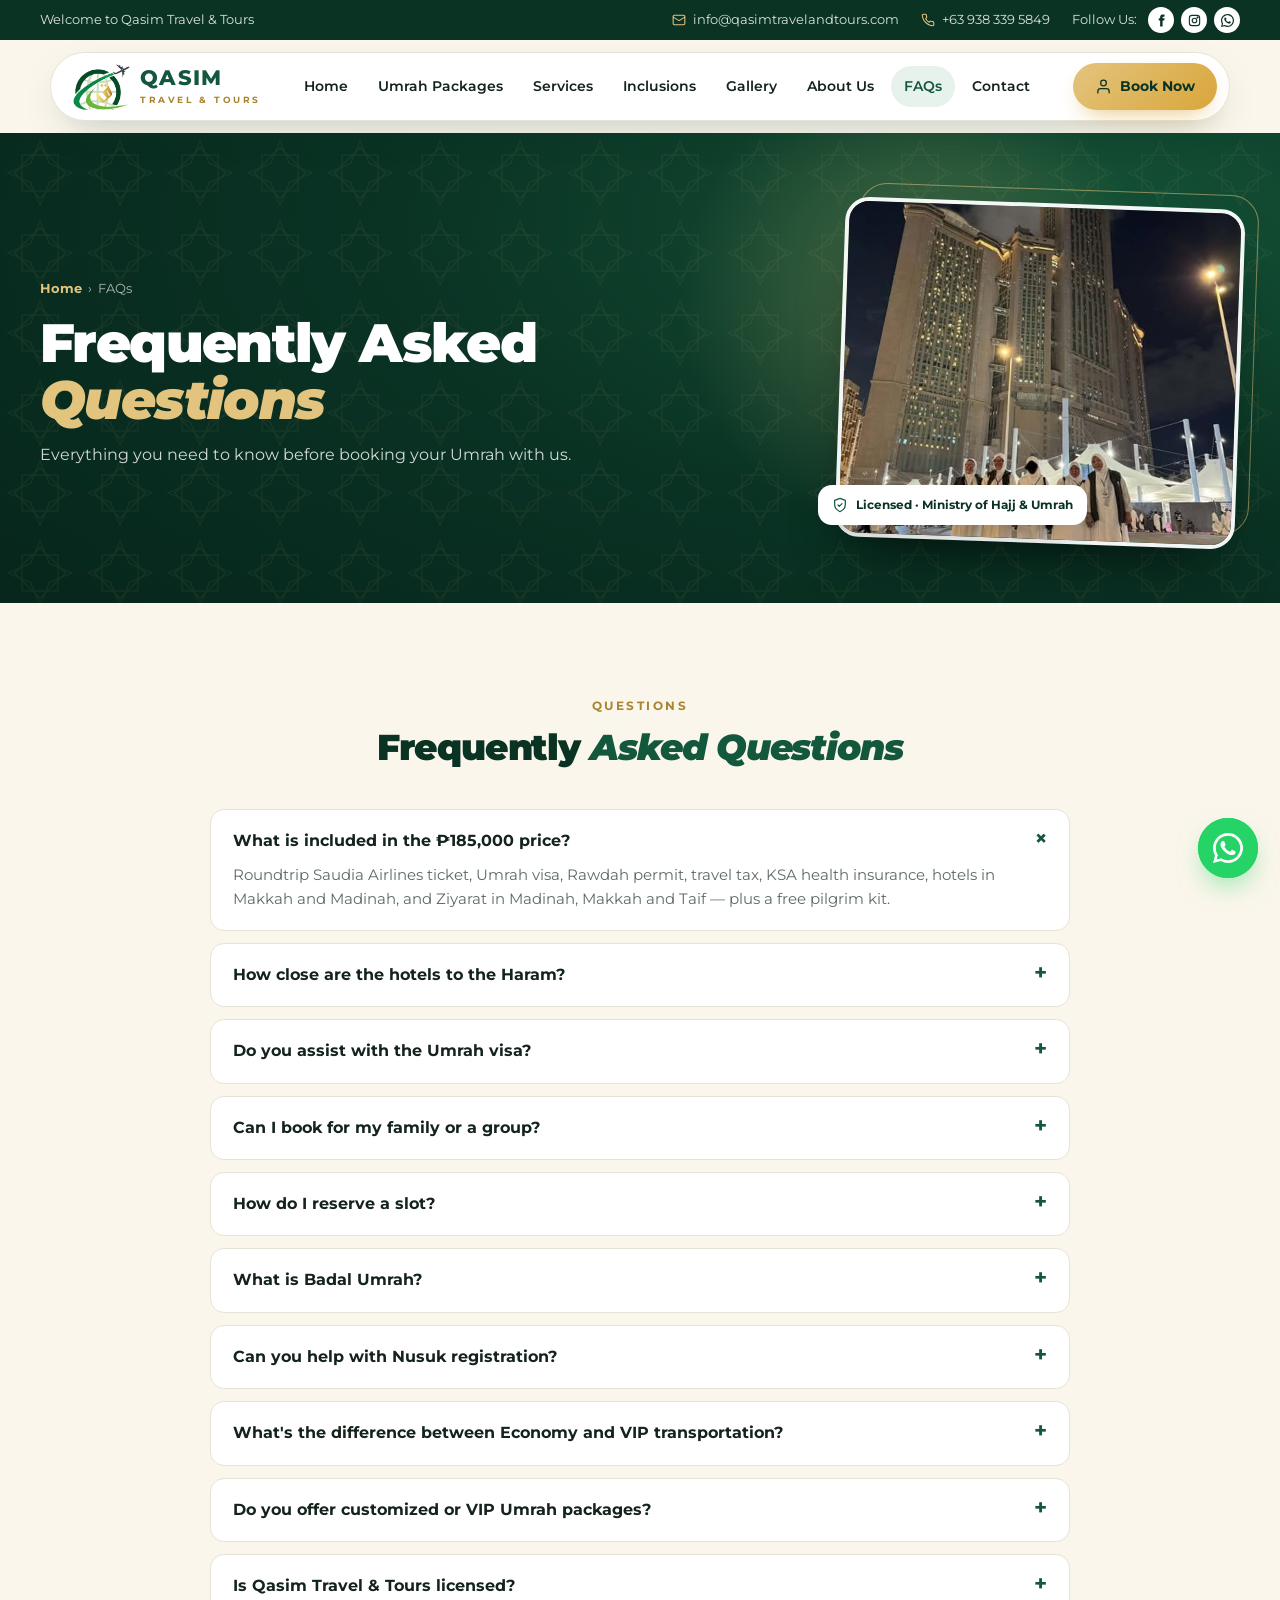
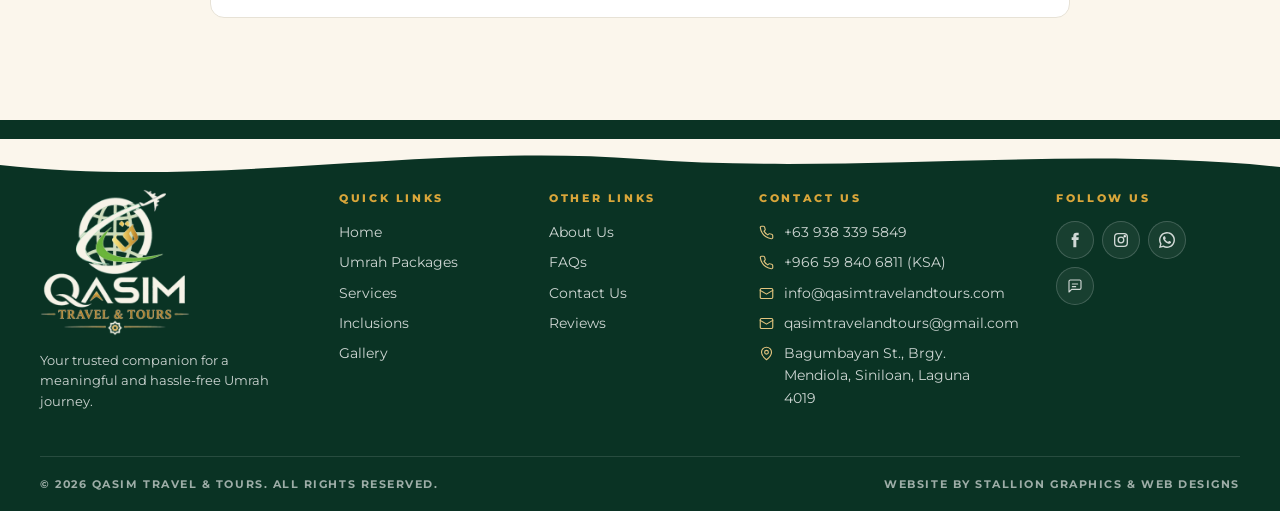
<file: faq.html>
<!DOCTYPE html>
<html lang="en"><head>
<meta charset="UTF-8"><meta http-equiv="Cache-Control" content="no-cache, no-store, must-revalidate"><meta name="viewport" content="width=device-width,initial-scale=1">
<title>FAQs | Qasim Travel & Tours</title><meta name="description" content="Answers to common questions about Qasim Travel & Tours Umrah packages, visa, hotels, groups and reservations."><meta name="theme-color" content="#0A3324">
<meta property="og:title" content="FAQs | Qasim Travel & Tours"><meta property="og:description" content="Answers to common questions about Qasim Travel & Tours Umrah packages, visa, hotels, groups and reservations."><meta property="og:image" content="assets/logo-full.png">
<link rel="icon" href="assets/logo-mark.png">
<link rel="preconnect" href="https://fonts.googleapis.com"><link rel="preconnect" href="https://fonts.gstatic.com" crossorigin>
<link href="https://fonts.googleapis.com/css2?family=Montserrat:wght@400;500;600;700;800&display=swap" rel="stylesheet">
<link rel="preload" as="image" href="assets/qasim-hero.jpg" media="(min-width:641px)"><link rel="preload" as="image" href="assets/qasim-hero-m.jpg" media="(max-width:640px)"><link rel="stylesheet" href="style.css?v=1795503509"></head><body>
<svg width="0" height="0" style="position:absolute"><defs><clipPath id="archClip" clipPathUnits="objectBoundingBox"><path d="M0,1 L0,.42 C0,.3 .12,.22 .26,.17 C.38,.13 .46,.08 .5,0 C.54,.08 .62,.13 .74,.17 C.88,.22 1,.3 1,.42 L1,1 Z"/></clipPath></defs></svg>
<div class="topbar"><div class="container"><span class="tb-l">Welcome to Qasim Travel &amp; Tours</span>
  <div class="tb-r"><a class="em" href="mailto:info@qasimtravelandtours.com"><svg viewBox="0 0 24 24" fill="none" stroke="currentColor" stroke-width="1.8" stroke-linecap="round" stroke-linejoin="round"><rect x="2" y="4" width="20" height="16" rx="2"/><path d="m22 7-10 6L2 7"/></svg> info@qasimtravelandtours.com</a><a href="tel:+639383395849"><svg viewBox="0 0 24 24" fill="none" stroke="currentColor" stroke-width="1.8" stroke-linecap="round" stroke-linejoin="round"><path d="M22 16.9v3a2 2 0 0 1-2.2 2 19.8 19.8 0 0 1-8.6-3.1 19.5 19.5 0 0 1-6-6A19.8 19.8 0 0 1 2.1 4.2 2 2 0 0 1 4.1 2h3a2 2 0 0 1 2 1.7c.1.9.4 1.8.7 2.7a2 2 0 0 1-.5 2.1L8 9.8a16 16 0 0 0 6 6l1.3-1.3a2 2 0 0 1 2.1-.4c.9.3 1.8.6 2.7.7a2 2 0 0 1 1.7 2z"/></svg> +63 938 339 5849</a>
  <div class="soc"><span style="margin-right:4px">Follow Us:</span><a href="https://www.facebook.com/qasimtravelandtours" target="_blank" rel="noopener" aria-label="Facebook"><svg viewBox="0 0 24 24" fill="currentColor"><path d="M14 8V6c0-.9.6-1.1 1-1.1h2.5V1h-3.4C10.3 1 9.5 3.8 9.5 5.6V8H7v4h2.5v11h4.5V12h3.2l.4-4H14z"/></svg></a><a href="https://www.instagram.com/qasimtravelandtours" target="_blank" rel="noopener" aria-label="Instagram"><svg viewBox="0 0 24 24" fill="none" stroke="currentColor" stroke-width="2"><rect x="2.5" y="2.5" width="19" height="19" rx="5"/><circle cx="12" cy="12" r="4.2"/><circle cx="17.6" cy="6.4" r="1" fill="currentColor"/></svg></a><a href="https://wa.me/639383395849?text=Assalamu%20alaikum%2C%20Qasim%20Travel%20%26%20Tours!%20I%27d%20like%20to%20inquire%20about%20your%20Umrah%20packages." target="_blank" rel="noopener" aria-label="WhatsApp"><svg viewBox="0 0 24 24" fill="currentColor"><path d="M17.5 14.4c-.3-.1-1.8-.9-2-1-.3-.1-.5-.1-.7.1-.2.3-.8 1-.9 1.2-.2.2-.3.2-.6.1-.3-.1-1.3-.5-2.4-1.5-.9-.8-1.5-1.8-1.7-2.1-.2-.3 0-.5.1-.6l.4-.5c.2-.2.2-.3.3-.5.1-.2 0-.4 0-.5l-.9-2.2c-.2-.6-.5-.5-.7-.5h-.6c-.2 0-.5.1-.8.4-.3.3-1 1-1 2.5s1.1 2.9 1.2 3.1c.1.2 2.1 3.2 5.1 4.5.7.3 1.3.5 1.7.6.7.2 1.4.2 1.9.1.6-.1 1.8-.7 2-1.4.2-.7.2-1.3.2-1.4-.1-.1-.3-.2-.6-.3zM12 21.8c-1.8 0-3.5-.5-5-1.4l-.4-.2-3.7 1 1-3.6-.2-.4C2.7 15.6 2.2 13.8 2.2 12 2.2 6.6 6.6 2.2 12 2.2c2.6 0 5.1 1 6.9 2.9 1.8 1.8 2.9 4.3 2.9 6.9 0 5.4-4.4 9.8-9.8 9.8zM20.5 3.5C18.2 1.2 15.2 0 12 0 5.4 0 0 5.4 0 12c0 2.1.6 4.2 1.6 6L0 24l6.2-1.6c1.8 1 3.8 1.5 5.8 1.5 6.6 0 12-5.4 12-12 0-3.2-1.2-6.2-3.5-8.4z"/></svg></a></div></div>
</div></div>
<header class="hd"><div class="container">
  <a href="index.html" class="brand"><img src="assets/logo-mark.png" alt="Qasim Travel &amp; Tours"><div><b>QASIM</b><span>TRAVEL &amp; TOURS</span></div></a>
  <nav class="menu" id="menu"><a href="index.html" class="">Home</a><a href="packages.html" class="">Umrah Packages</a><a href="services.html" class="">Services</a><a href="inclusions.html" class="">Inclusions</a><a href="gallery.html" class="">Gallery</a><a href="about.html" class="">About Us</a><a href="faq.html" class="active">FAQs</a><a href="contact.html" class="">Contact</a></nav>
  <div style="display:flex;gap:10px;align-items:center"><a href="https://wa.me/639383395849?text=Assalamu%20alaikum%2C%20Qasim%20Travel%20%26%20Tours!%20I%27d%20like%20to%20inquire%20about%20your%20Umrah%20packages." target="_blank" rel="noopener" class="btn btn-green"><svg viewBox="0 0 24 24" fill="none" stroke="currentColor" stroke-width="1.8" stroke-linecap="round" stroke-linejoin="round"><path d="M20 21v-2a4 4 0 0 0-4-4H8a4 4 0 0 0-4 4v2"/><circle cx="12" cy="7" r="4"/></svg> Book Now</a><button class="burger" id="burger" aria-label="Menu"><span></span><span></span><span></span></button></div>
</div></header>
<section class="phero2"><div class="pat"></div><div class="glow"></div><div class="container"><div class="tx"><div class="crumbs"><a href="index.html">Home</a> &nbsp;›&nbsp; FAQs</div><h1>Frequently Asked <span>Questions</span></h1><p>Everything you need to know before booking your Umrah with us.</p></div><div class="ph"><img src="assets/gallery/b10-10.jpg" alt="Qasim Travel &amp; Tours pilgrims"><span class="tag"><svg viewBox="0 0 24 24" fill="none" stroke="currentColor" stroke-width="1.8" stroke-linecap="round" stroke-linejoin="round"><path d="M12 22s8-4 8-10V5l-8-3-8 3v7c0 6 8 10 8 10z"/><path d="m9 12 2 2 4-4"/></svg> Licensed · Ministry of Hajj &amp; Umrah</span></div></div></section><div style="height:clamp(64px,7vw,96px)"></div><section class="sec" id="faq" style="padding-top:0"><div class="container"><div class="title reveal"><span class="kicker">Questions</span><h2>Frequently <span>Asked Questions</span></h2></div>
<div class="faq reveal">
<details open><summary>What is included in the ₱185,000 price?</summary><p>Roundtrip Saudia Airlines ticket, Umrah visa, Rawdah permit, travel tax, KSA health insurance, hotels in Makkah and Madinah, and Ziyarat in Madinah, Makkah and Taif — plus a free pilgrim kit.</p></details>
<details><summary>How close are the hotels to the Haram?</summary><p>Our Makkah hotel is about 5–8 minutes from Masjid Al-Haram, and our Madinah hotel is about 5 minutes from Al-Masjid An-Nabawi.</p></details>
<details><summary>Do you assist with the Umrah visa?</summary><p>Yes. The Umrah visa and Rawdah permit are part of the package, and our team guides you on every requirement.</p></details>
<details><summary>Can I book for my family or a group?</summary><p>Yes. Message us with the number of pilgrims and we'll prepare the details for your group.</p></details>
<details><summary>How do I reserve a slot?</summary><p>Message us on WhatsApp (+63 938 339 5849), Messenger, or our contact form and we'll walk you through the reservation.</p></details>
<details><summary>What is Badal Umrah?</summary><p>Badal Umrah is Umrah performed on behalf of a loved one who has passed away, or who can no longer travel because of age or illness. Message us and we'll explain the process and requirements.</p></details>
<details><summary>Can you help with Nusuk registration?</summary><p>Yes. We help you register on Nusuk, Saudi Arabia's official platform, and book your Umrah and Rawdah permits.</p></details>
<details><summary>What's the difference between Economy and VIP transportation?</summary><p>Economy uses shared group transport, while VIP gives you a private vehicle for you and your family. Both cover airport transfers, Makkah–Madinah travel and Ziyarah trips.</p></details>
<details><summary>Do you offer customized or VIP Umrah packages?</summary><p>Yes. Tell us your preferred dates, budget and hotel preferences, and we'll prepare a package and quotation for you.</p></details>
<details><summary>Is Qasim Travel &amp; Tours licensed?</summary><p>Yes. We hold Ministry of Hajj &amp; Umrah Licence No. 1007955, DTI Business Name No. 7354864 and Siniloan Business Permit No. 2026-0403429000-0919.</p></details>

</div></div></section><footer><svg class="wtop" viewBox="0 0 1440 50" preserveAspectRatio="none"><path d="M0 26 C240 50 480 4 720 20 C960 36 1200 6 1440 28 L1440 50 L0 50Z" fill="#0A3324"/></svg><div class="container">
  <div class="fgrid5">
    <div class="fbrand"><img src="assets/logo-light.png" alt="Qasim Travel &amp; Tours"><p>Your trusted companion for a meaningful and hassle-free Umrah journey.</p></div>
    <div><h5>Quick Links</h5><ul><li><a href="index.html">Home</a></li><li><a href="packages.html">Umrah Packages</a></li><li><a href="services.html">Services</a></li><li><a href="inclusions.html">Inclusions</a></li><li><a href="gallery.html">Gallery</a></li></ul></div>
    <div><h5>Other Links</h5><ul><li><a href="about.html">About Us</a></li><li><a href="faq.html">FAQs</a></li><li><a href="contact.html">Contact Us</a></li><li><a href="https://www.facebook.com/qasimtravelandtours" target="_blank" rel="noopener">Reviews</a></li></ul></div>
    <div><h5>Contact Us</h5><ul class="cl"><li><svg viewBox="0 0 24 24" fill="none" stroke="currentColor" stroke-width="1.8" stroke-linecap="round" stroke-linejoin="round"><path d="M22 16.9v3a2 2 0 0 1-2.2 2 19.8 19.8 0 0 1-8.6-3.1 19.5 19.5 0 0 1-6-6A19.8 19.8 0 0 1 2.1 4.2 2 2 0 0 1 4.1 2h3a2 2 0 0 1 2 1.7c.1.9.4 1.8.7 2.7a2 2 0 0 1-.5 2.1L8 9.8a16 16 0 0 0 6 6l1.3-1.3a2 2 0 0 1 2.1-.4c.9.3 1.8.6 2.7.7a2 2 0 0 1 1.7 2z"/></svg><a href="tel:+639383395849">+63 938 339 5849</a></li><li><svg viewBox="0 0 24 24" fill="none" stroke="currentColor" stroke-width="1.8" stroke-linecap="round" stroke-linejoin="round"><path d="M22 16.9v3a2 2 0 0 1-2.2 2 19.8 19.8 0 0 1-8.6-3.1 19.5 19.5 0 0 1-6-6A19.8 19.8 0 0 1 2.1 4.2 2 2 0 0 1 4.1 2h3a2 2 0 0 1 2 1.7c.1.9.4 1.8.7 2.7a2 2 0 0 1-.5 2.1L8 9.8a16 16 0 0 0 6 6l1.3-1.3a2 2 0 0 1 2.1-.4c.9.3 1.8.6 2.7.7a2 2 0 0 1 1.7 2z"/></svg><a href="tel:+966598406811">+966 59 840 6811 (KSA)</a></li><li><svg viewBox="0 0 24 24" fill="none" stroke="currentColor" stroke-width="1.8" stroke-linecap="round" stroke-linejoin="round"><rect x="2" y="4" width="20" height="16" rx="2"/><path d="m22 7-10 6L2 7"/></svg><a href="mailto:info@qasimtravelandtours.com">info@qasimtravelandtours.com</a></li><li><svg viewBox="0 0 24 24" fill="none" stroke="currentColor" stroke-width="1.8" stroke-linecap="round" stroke-linejoin="round"><rect x="2" y="4" width="20" height="16" rx="2"/><path d="m22 7-10 6L2 7"/></svg><a href="mailto:qasimtravelandtours@gmail.com">qasimtravelandtours@gmail.com</a></li><li><svg viewBox="0 0 24 24" fill="none" stroke="currentColor" stroke-width="1.8" stroke-linecap="round" stroke-linejoin="round"><path d="M20 10c0 6-8 12-8 12S4 16 4 10a8 8 0 0 1 16 0z"/><circle cx="12" cy="10" r="3"/></svg><span>Bagumbayan St., Brgy. Mendiola, Siniloan, Laguna 4019</span></li></ul></div>
    <div><h5>Follow Us</h5><div class="fsoc"><a href="https://www.facebook.com/qasimtravelandtours" target="_blank" rel="noopener" aria-label="Facebook"><svg viewBox="0 0 24 24" fill="currentColor"><path d="M14 8V6c0-.9.6-1.1 1-1.1h2.5V1h-3.4C10.3 1 9.5 3.8 9.5 5.6V8H7v4h2.5v11h4.5V12h3.2l.4-4H14z"/></svg></a><a href="https://www.instagram.com/qasimtravelandtours" target="_blank" rel="noopener" aria-label="Instagram"><svg viewBox="0 0 24 24" fill="none" stroke="currentColor" stroke-width="2"><rect x="2.5" y="2.5" width="19" height="19" rx="5"/><circle cx="12" cy="12" r="4.2"/><circle cx="17.6" cy="6.4" r="1" fill="currentColor"/></svg></a><a href="https://wa.me/639383395849?text=Assalamu%20alaikum%2C%20Qasim%20Travel%20%26%20Tours!%20I%27d%20like%20to%20inquire%20about%20your%20Umrah%20packages." target="_blank" rel="noopener" aria-label="WhatsApp"><svg viewBox="0 0 24 24" fill="currentColor"><path d="M17.5 14.4c-.3-.1-1.8-.9-2-1-.3-.1-.5-.1-.7.1-.2.3-.8 1-.9 1.2-.2.2-.3.2-.6.1-.3-.1-1.3-.5-2.4-1.5-.9-.8-1.5-1.8-1.7-2.1-.2-.3 0-.5.1-.6l.4-.5c.2-.2.2-.3.3-.5.1-.2 0-.4 0-.5l-.9-2.2c-.2-.6-.5-.5-.7-.5h-.6c-.2 0-.5.1-.8.4-.3.3-1 1-1 2.5s1.1 2.9 1.2 3.1c.1.2 2.1 3.2 5.1 4.5.7.3 1.3.5 1.7.6.7.2 1.4.2 1.9.1.6-.1 1.8-.7 2-1.4.2-.7.2-1.3.2-1.4-.1-.1-.3-.2-.6-.3zM12 21.8c-1.8 0-3.5-.5-5-1.4l-.4-.2-3.7 1 1-3.6-.2-.4C2.7 15.6 2.2 13.8 2.2 12 2.2 6.6 6.6 2.2 12 2.2c2.6 0 5.1 1 6.9 2.9 1.8 1.8 2.9 4.3 2.9 6.9 0 5.4-4.4 9.8-9.8 9.8zM20.5 3.5C18.2 1.2 15.2 0 12 0 5.4 0 0 5.4 0 12c0 2.1.6 4.2 1.6 6L0 24l6.2-1.6c1.8 1 3.8 1.5 5.8 1.5 6.6 0 12-5.4 12-12 0-3.2-1.2-6.2-3.5-8.4z"/></svg></a><a href="https://m.me/qasimtravelandtours" target="_blank" rel="noopener" aria-label="Messenger"><svg viewBox="0 0 24 24" fill="none" stroke="currentColor" stroke-width="1.7" stroke-linecap="round" stroke-linejoin="round"><path d="M21 15a2 2 0 0 1-2 2H7l-4 4V5a2 2 0 0 1 2-2h14a2 2 0 0 1 2 2z"/><path d="M8 9h8M8 13h5"/></svg></a></div></div>
  </div>
  <div class="fbot"><span>© <span id="yr"></span> Qasim Travel &amp; Tours. All Rights Reserved.</span><span>Website by Stallion Graphics &amp; Web Designs</span></div>
</div></footer>
<a href="#" class="totop" id="totop" aria-label="Back to top"><svg viewBox="0 0 24 24" fill="none" stroke="currentColor" stroke-width="1.8" stroke-linecap="round" stroke-linejoin="round"><path d="M12 19V5M5 12l7-7 7 7"/></svg></a><a href="https://wa.me/639383395849?text=Assalamu%20alaikum%2C%20Qasim%20Travel%20%26%20Tours!%20I%27d%20like%20to%20inquire%20about%20your%20Umrah%20packages." target="_blank" rel="noopener" class="wa" aria-label="Chat on WhatsApp"><svg viewBox="0 0 24 24" fill="currentColor"><path d="M17.5 14.4c-.3-.1-1.8-.9-2-1-.3-.1-.5-.1-.7.1-.2.3-.8 1-.9 1.2-.2.2-.3.2-.6.1-.3-.1-1.3-.5-2.4-1.5-.9-.8-1.5-1.8-1.7-2.1-.2-.3 0-.5.1-.6l.4-.5c.2-.2.2-.3.3-.5.1-.2 0-.4 0-.5l-.9-2.2c-.2-.6-.5-.5-.7-.5h-.6c-.2 0-.5.1-.8.4-.3.3-1 1-1 2.5s1.1 2.9 1.2 3.1c.1.2 2.1 3.2 5.1 4.5.7.3 1.3.5 1.7.6.7.2 1.4.2 1.9.1.6-.1 1.8-.7 2-1.4.2-.7.2-1.3.2-1.4-.1-.1-.3-.2-.6-.3zM12 21.8c-1.8 0-3.5-.5-5-1.4l-.4-.2-3.7 1 1-3.6-.2-.4C2.7 15.6 2.2 13.8 2.2 12 2.2 6.6 6.6 2.2 12 2.2c2.6 0 5.1 1 6.9 2.9 1.8 1.8 2.9 4.3 2.9 6.9 0 5.4-4.4 9.8-9.8 9.8zM20.5 3.5C18.2 1.2 15.2 0 12 0 5.4 0 0 5.4 0 12c0 2.1.6 4.2 1.6 6L0 24l6.2-1.6c1.8 1 3.8 1.5 5.8 1.5 6.6 0 12-5.4 12-12 0-3.2-1.2-6.2-3.5-8.4z"/></svg></a>
<div class="mbar"><a href="https://wa.me/639383395849?text=Assalamu%20alaikum%2C%20Qasim%20Travel%20%26%20Tours!%20I%27d%20like%20to%20inquire%20about%20your%20Umrah%20packages." target="_blank" rel="noopener"><svg viewBox="0 0 24 24" fill="currentColor"><path d="M17.5 14.4c-.3-.1-1.8-.9-2-1-.3-.1-.5-.1-.7.1-.2.3-.8 1-.9 1.2-.2.2-.3.2-.6.1-.3-.1-1.3-.5-2.4-1.5-.9-.8-1.5-1.8-1.7-2.1-.2-.3 0-.5.1-.6l.4-.5c.2-.2.2-.3.3-.5.1-.2 0-.4 0-.5l-.9-2.2c-.2-.6-.5-.5-.7-.5h-.6c-.2 0-.5.1-.8.4-.3.3-1 1-1 2.5s1.1 2.9 1.2 3.1c.1.2 2.1 3.2 5.1 4.5.7.3 1.3.5 1.7.6.7.2 1.4.2 1.9.1.6-.1 1.8-.7 2-1.4.2-.7.2-1.3.2-1.4-.1-.1-.3-.2-.6-.3zM12 21.8c-1.8 0-3.5-.5-5-1.4l-.4-.2-3.7 1 1-3.6-.2-.4C2.7 15.6 2.2 13.8 2.2 12 2.2 6.6 6.6 2.2 12 2.2c2.6 0 5.1 1 6.9 2.9 1.8 1.8 2.9 4.3 2.9 6.9 0 5.4-4.4 9.8-9.8 9.8zM20.5 3.5C18.2 1.2 15.2 0 12 0 5.4 0 0 5.4 0 12c0 2.1.6 4.2 1.6 6L0 24l6.2-1.6c1.8 1 3.8 1.5 5.8 1.5 6.6 0 12-5.4 12-12 0-3.2-1.2-6.2-3.5-8.4z"/></svg> WhatsApp</a><a href="tel:+639383395849"><svg viewBox="0 0 24 24" fill="none" stroke="currentColor" stroke-width="1.8" stroke-linecap="round" stroke-linejoin="round"><path d="M22 16.9v3a2 2 0 0 1-2.2 2 19.8 19.8 0 0 1-8.6-3.1 19.5 19.5 0 0 1-6-6A19.8 19.8 0 0 1 2.1 4.2 2 2 0 0 1 4.1 2h3a2 2 0 0 1 2 1.7c.1.9.4 1.8.7 2.7a2 2 0 0 1-.5 2.1L8 9.8a16 16 0 0 0 6 6l1.3-1.3a2 2 0 0 1 2.1-.4c.9.3 1.8.6 2.7.7a2 2 0 0 1 1.7 2z"/></svg> Call Us</a></div>
<script src="main.js?v=1795503509"></script></body></html>
</file>
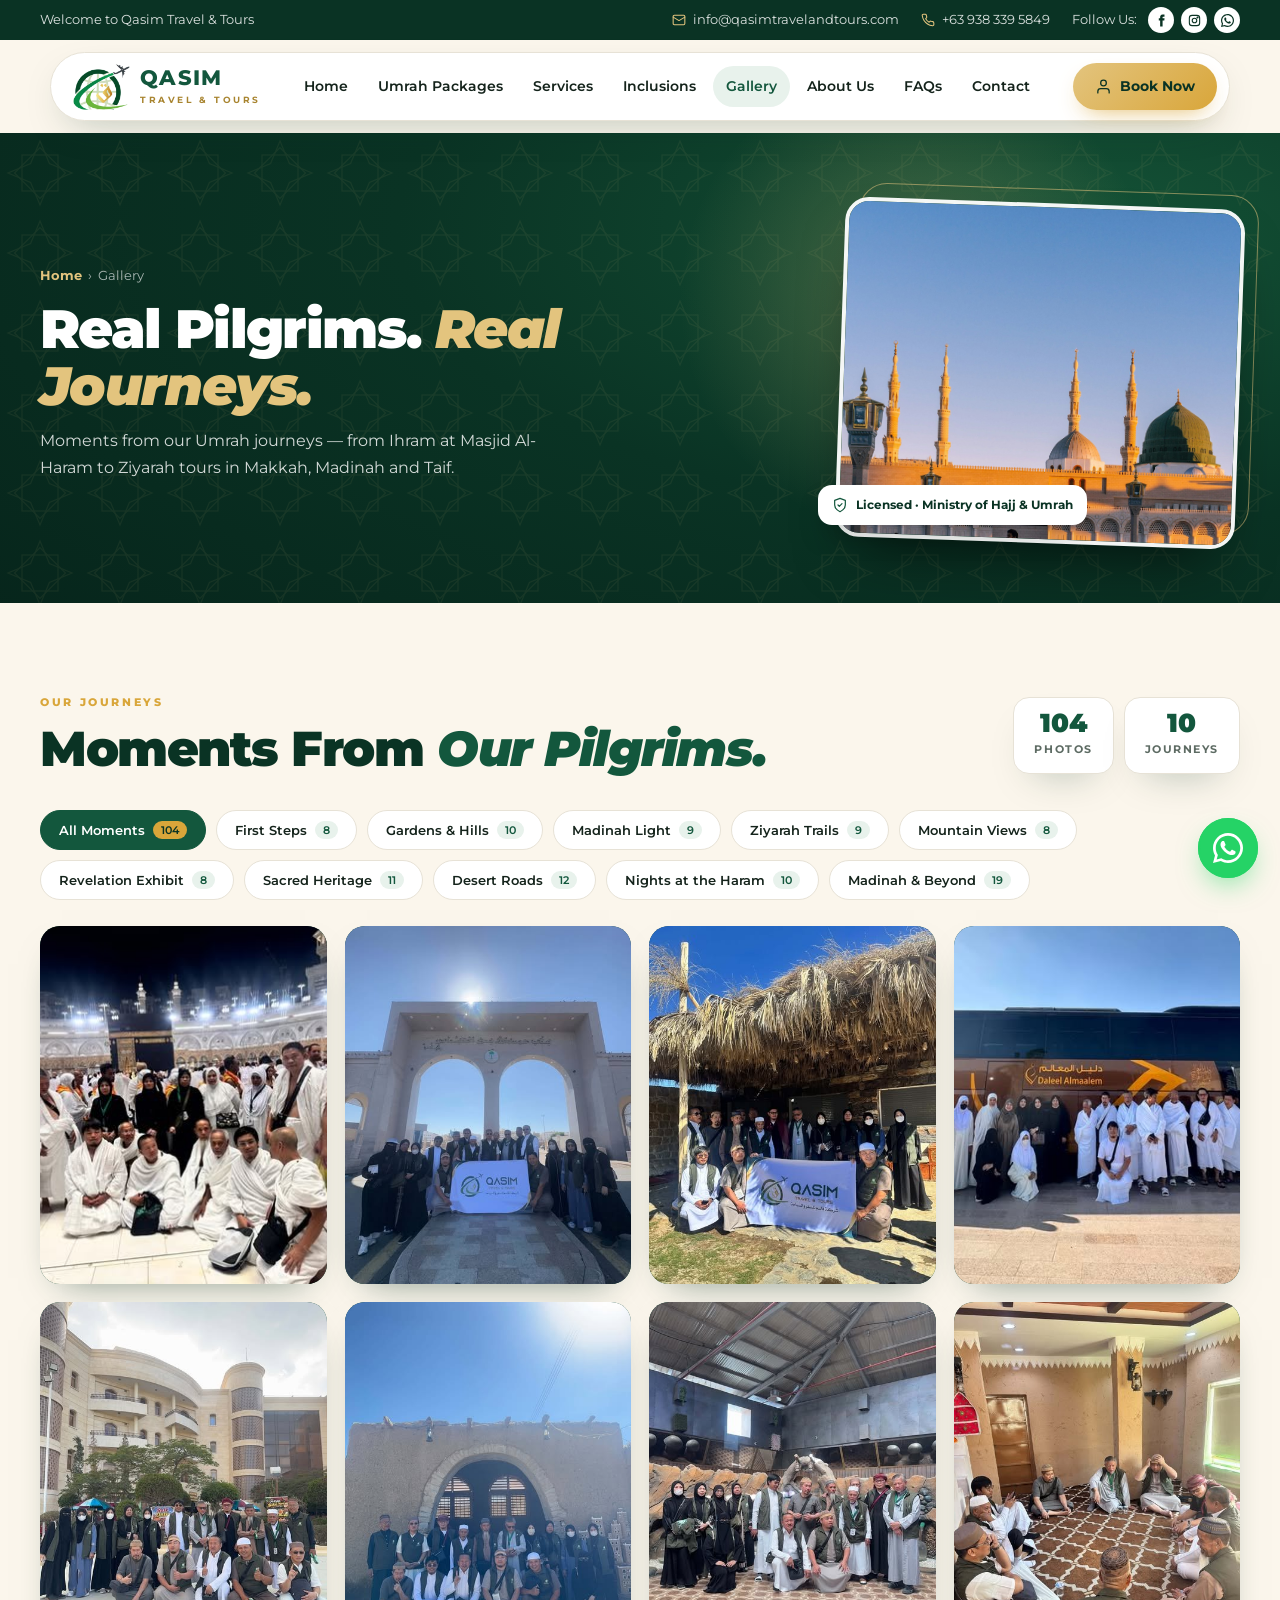
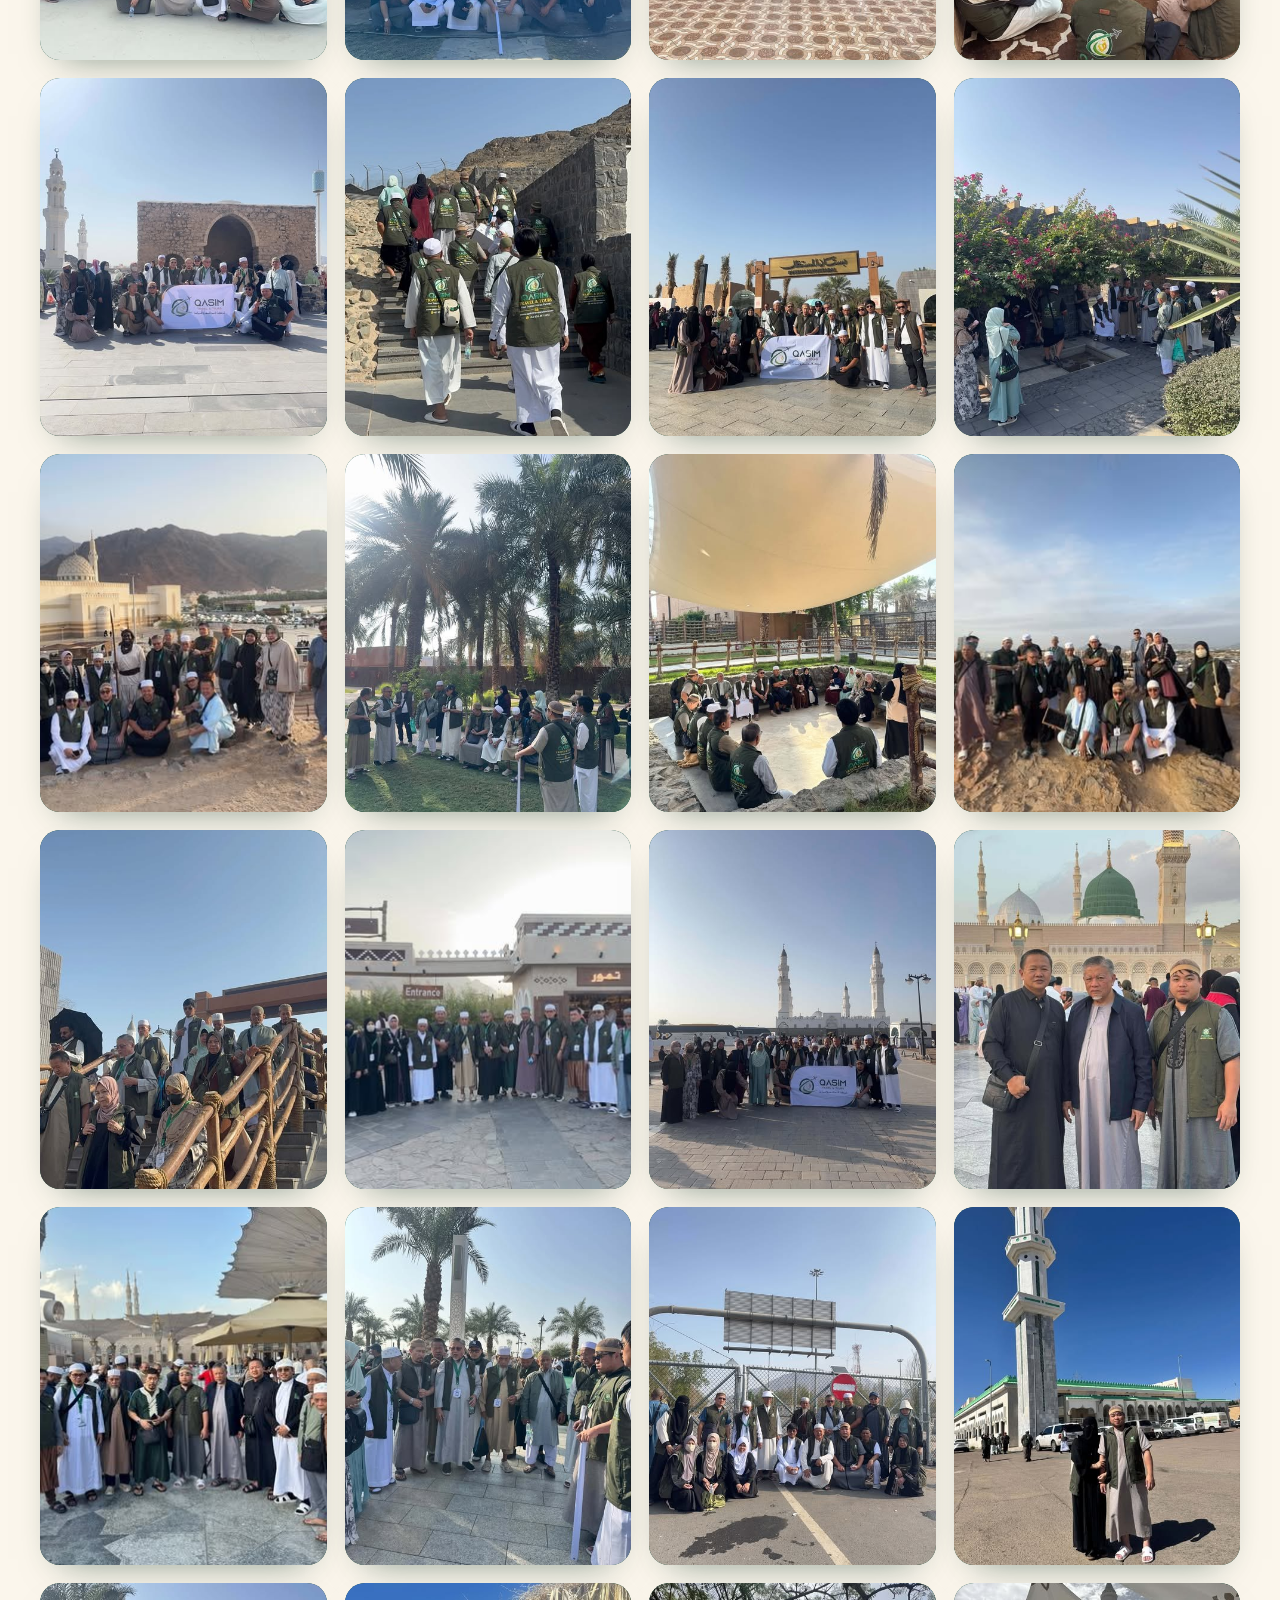
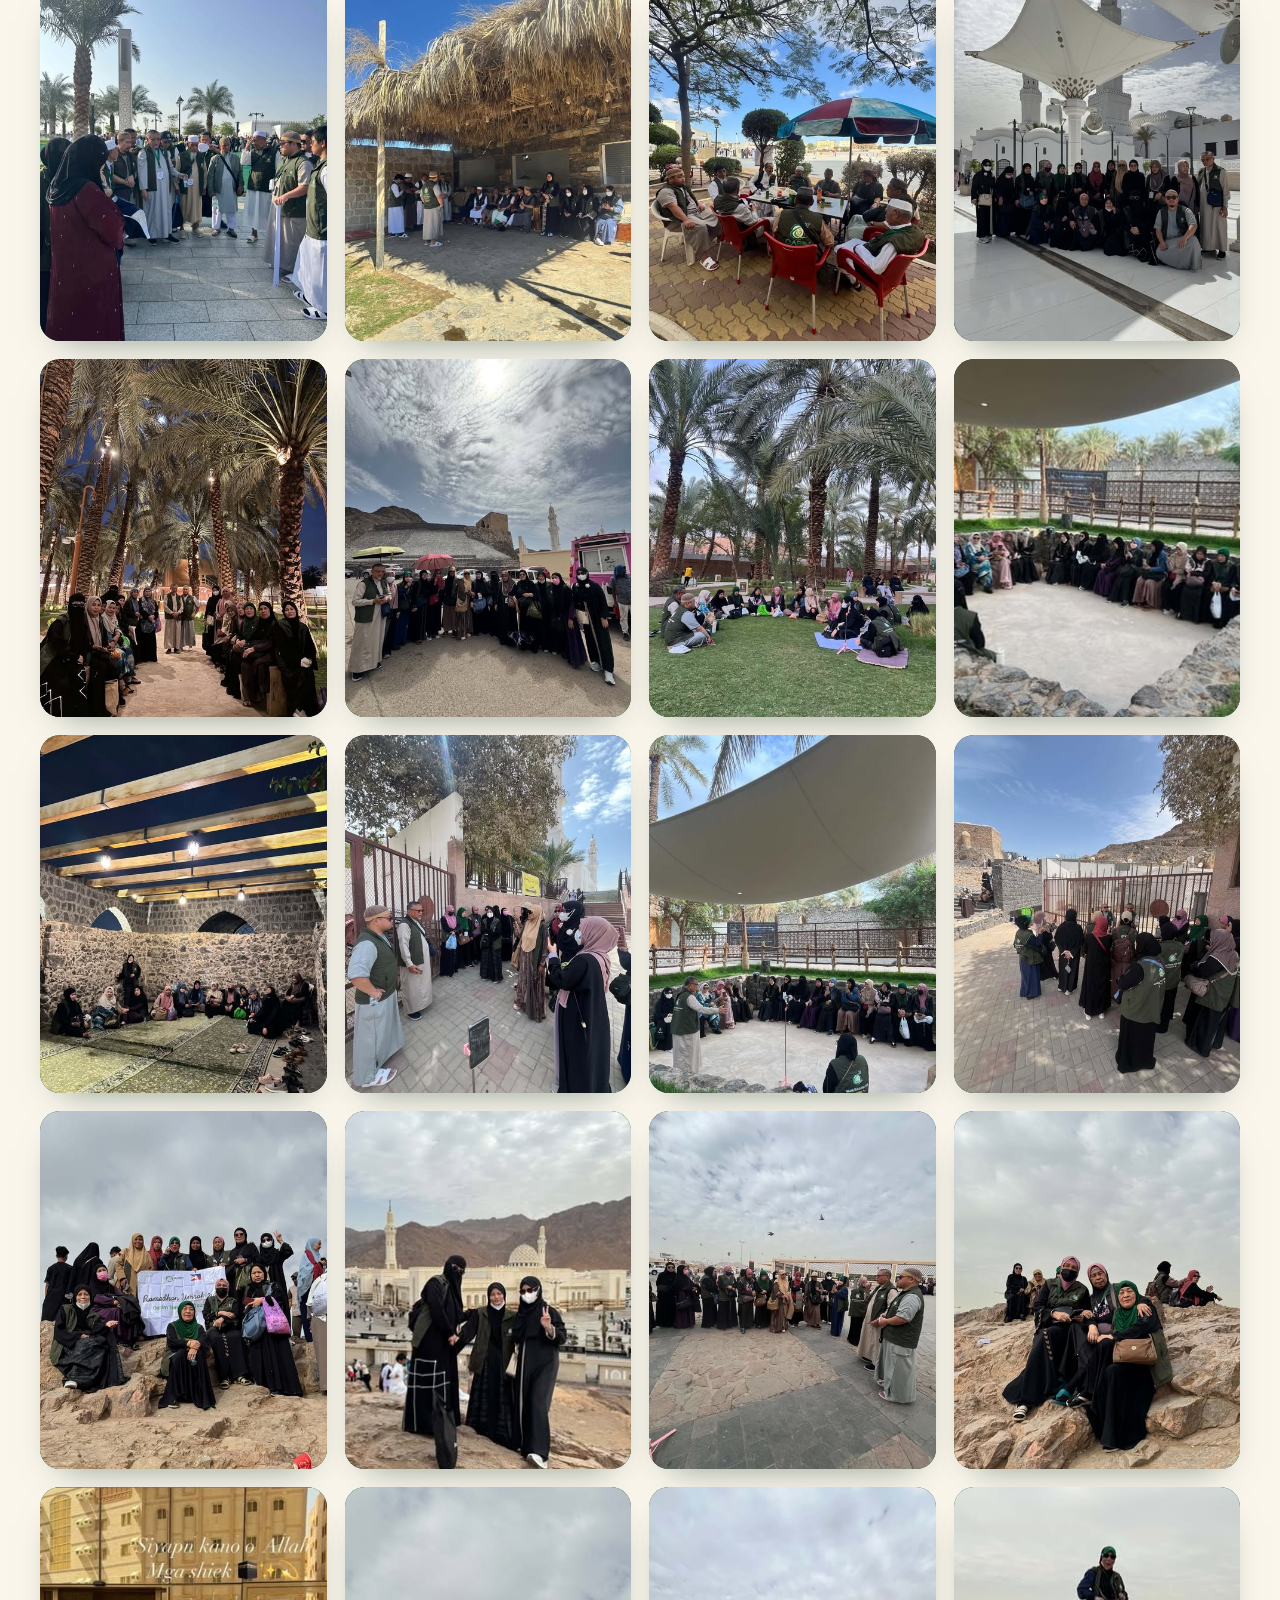
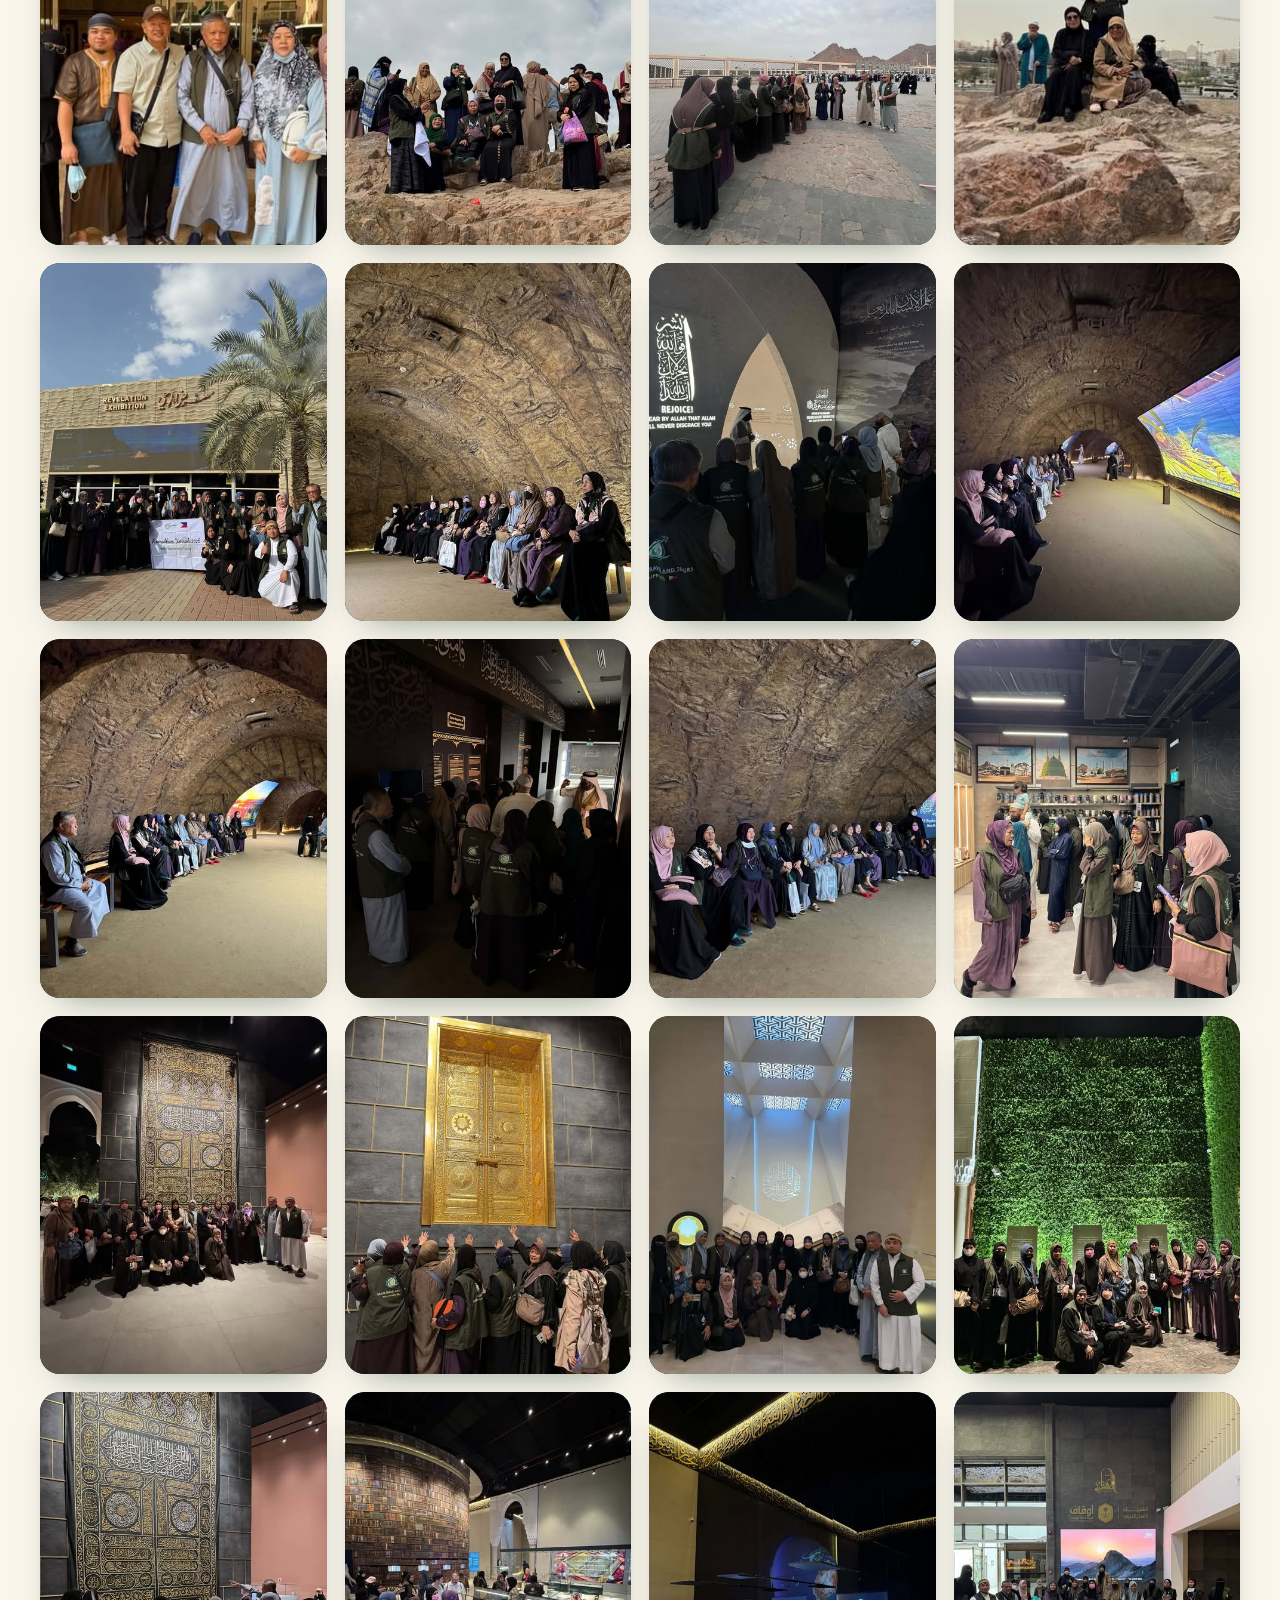
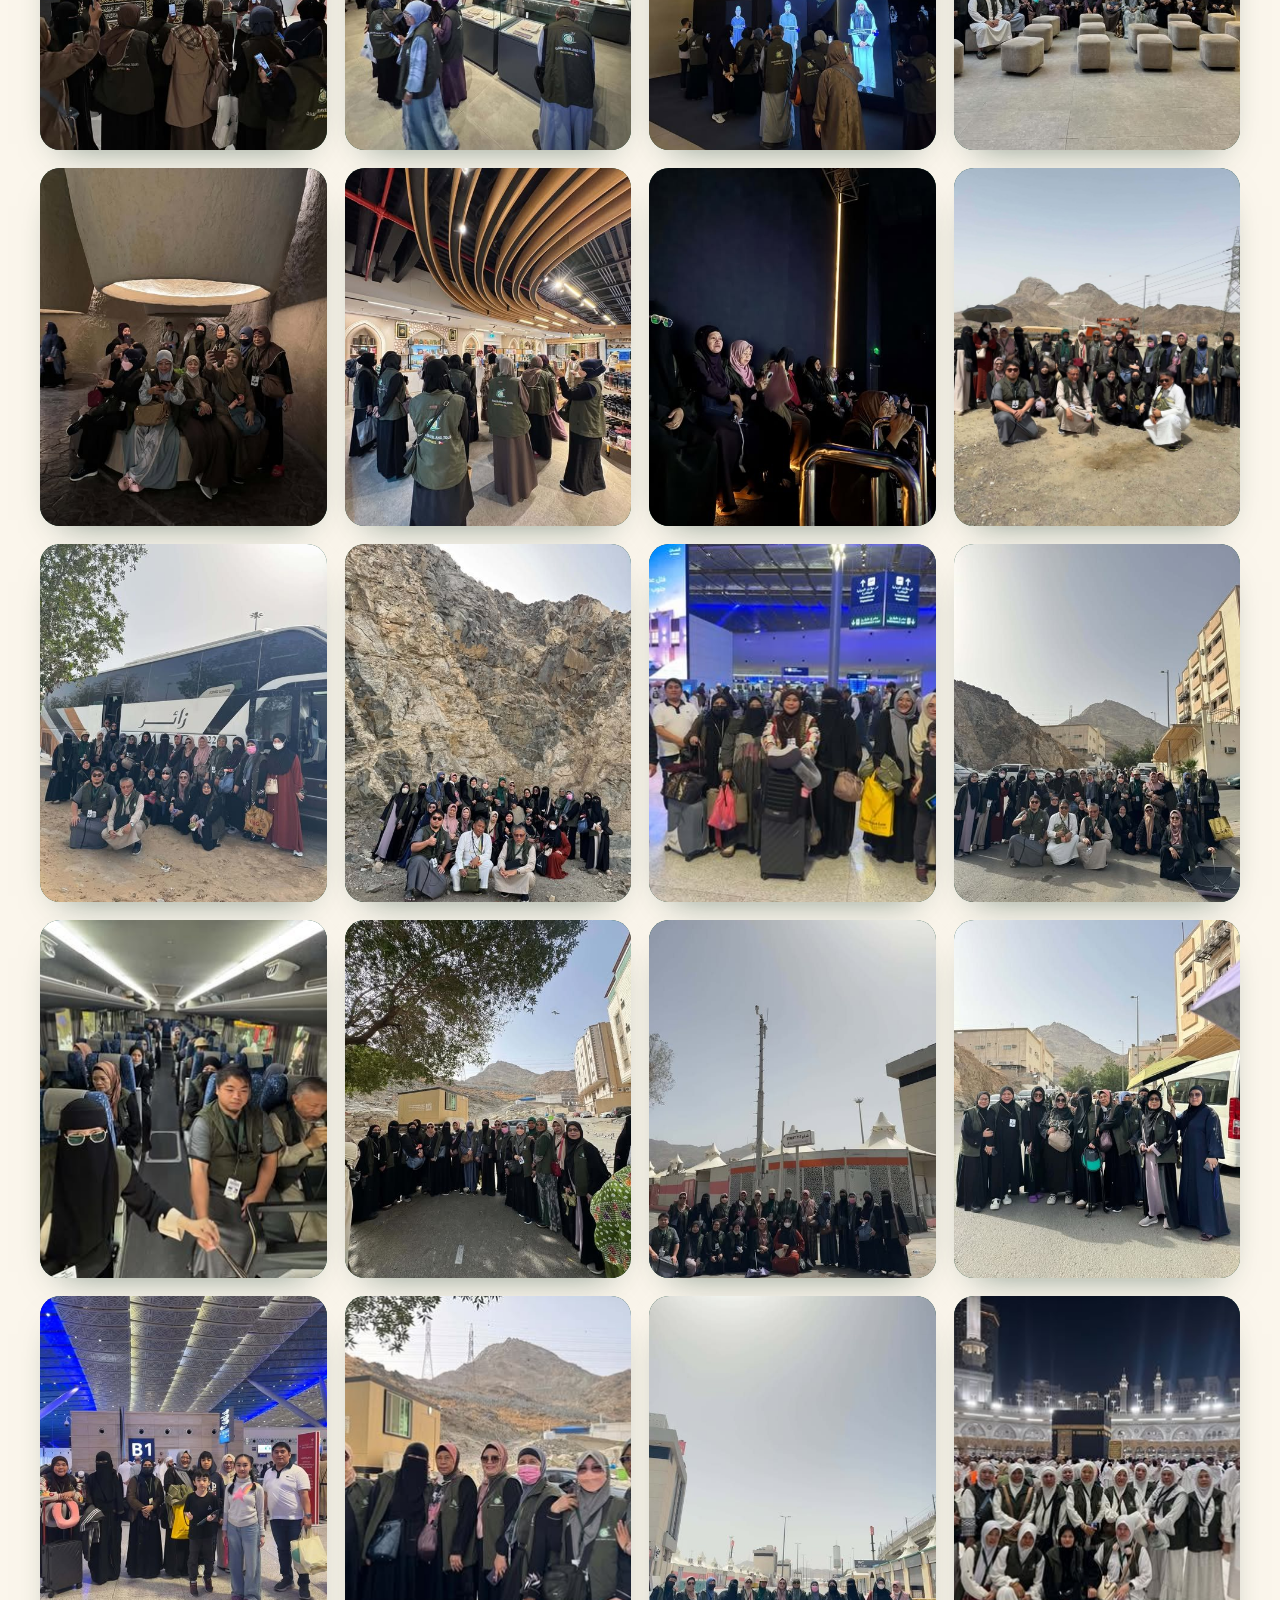
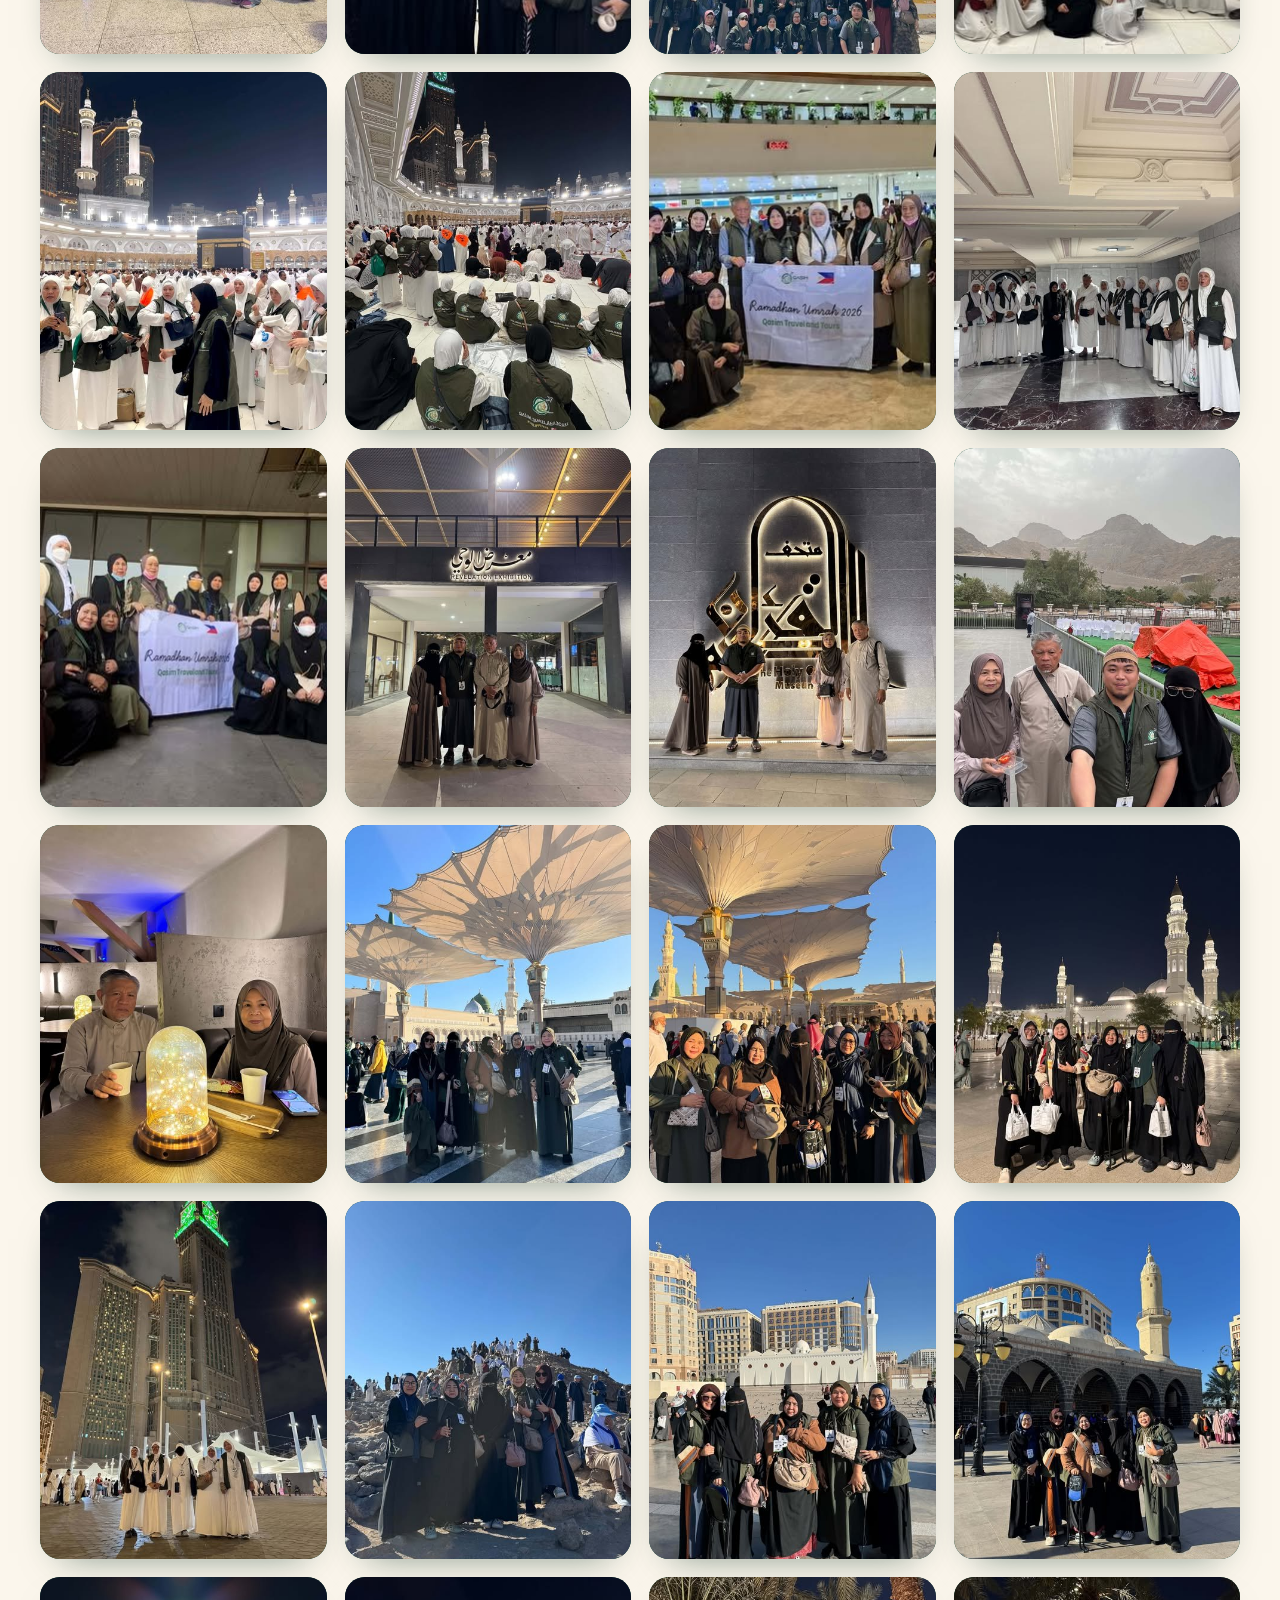
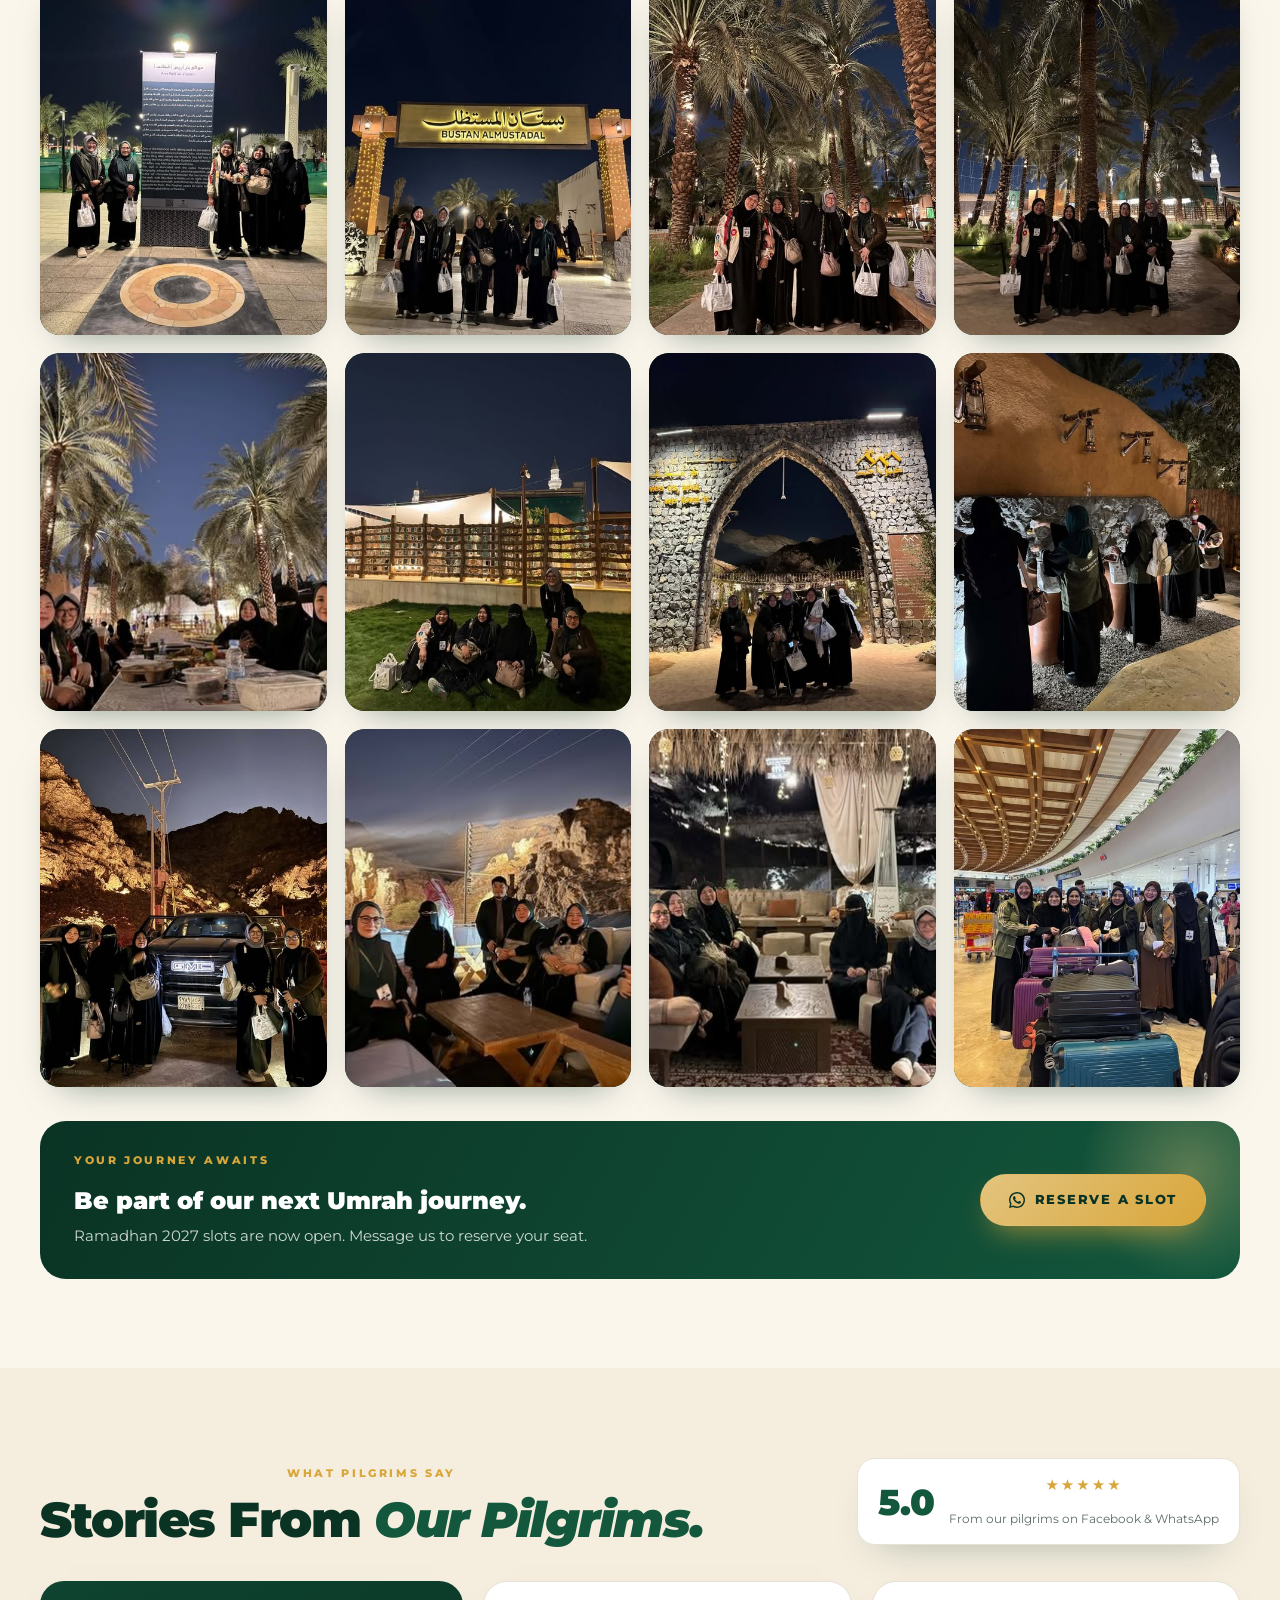
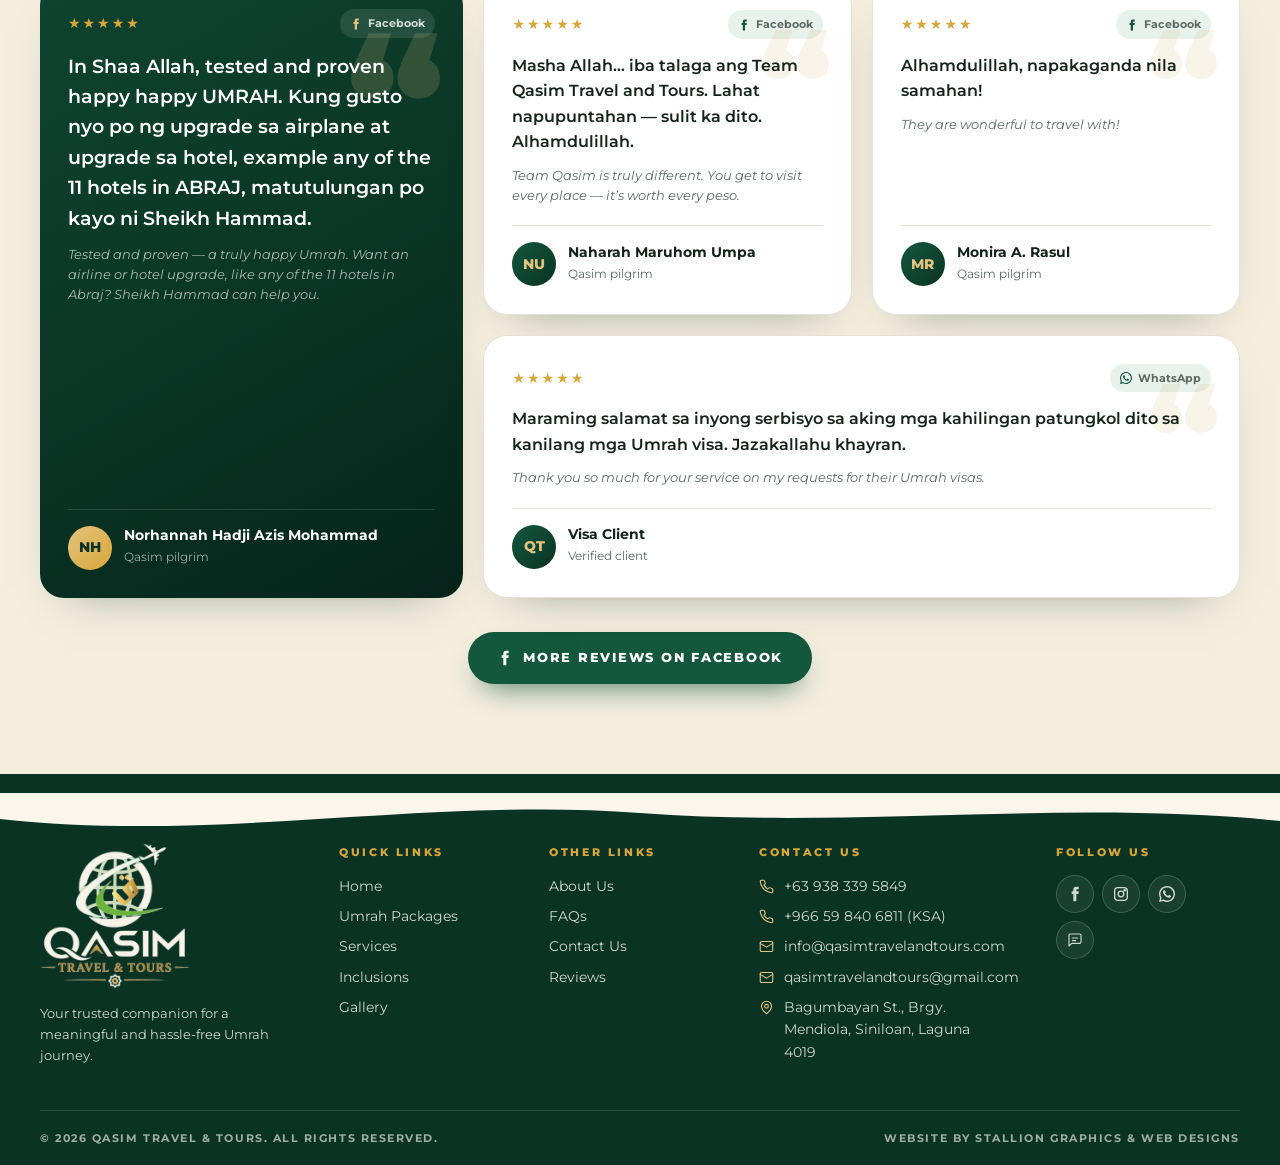
<file: gallery.html>
<!DOCTYPE html>
<html lang="en"><head>
<meta charset="UTF-8"><meta http-equiv="Cache-Control" content="no-cache, no-store, must-revalidate"><meta name="viewport" content="width=device-width,initial-scale=1">
<title>Gallery | Qasim Travel & Tours</title><meta name="description" content="Real photos from Qasim Travel & Tours Umrah journeys — pilgrims at the Haramain, Ziyarah tours and group moments."><meta name="theme-color" content="#0A3324">
<meta property="og:title" content="Gallery | Qasim Travel & Tours"><meta property="og:description" content="Real photos from Qasim Travel & Tours Umrah journeys — pilgrims at the Haramain, Ziyarah tours and group moments."><meta property="og:image" content="assets/logo-full.png">
<link rel="icon" href="assets/logo-mark.png">
<link rel="preconnect" href="https://fonts.googleapis.com"><link rel="preconnect" href="https://fonts.gstatic.com" crossorigin>
<link href="https://fonts.googleapis.com/css2?family=Montserrat:wght@400;500;600;700;800&display=swap" rel="stylesheet">
<link rel="preload" as="image" href="assets/qasim-hero.jpg" media="(min-width:641px)"><link rel="preload" as="image" href="assets/qasim-hero-m.jpg" media="(max-width:640px)"><link rel="stylesheet" href="style.css?v=1795503509"></head><body>
<svg width="0" height="0" style="position:absolute"><defs><clipPath id="archClip" clipPathUnits="objectBoundingBox"><path d="M0,1 L0,.42 C0,.3 .12,.22 .26,.17 C.38,.13 .46,.08 .5,0 C.54,.08 .62,.13 .74,.17 C.88,.22 1,.3 1,.42 L1,1 Z"/></clipPath></defs></svg>
<div class="topbar"><div class="container"><span class="tb-l">Welcome to Qasim Travel &amp; Tours</span>
  <div class="tb-r"><a class="em" href="mailto:info@qasimtravelandtours.com"><svg viewBox="0 0 24 24" fill="none" stroke="currentColor" stroke-width="1.8" stroke-linecap="round" stroke-linejoin="round"><rect x="2" y="4" width="20" height="16" rx="2"/><path d="m22 7-10 6L2 7"/></svg> info@qasimtravelandtours.com</a><a href="tel:+639383395849"><svg viewBox="0 0 24 24" fill="none" stroke="currentColor" stroke-width="1.8" stroke-linecap="round" stroke-linejoin="round"><path d="M22 16.9v3a2 2 0 0 1-2.2 2 19.8 19.8 0 0 1-8.6-3.1 19.5 19.5 0 0 1-6-6A19.8 19.8 0 0 1 2.1 4.2 2 2 0 0 1 4.1 2h3a2 2 0 0 1 2 1.7c.1.9.4 1.8.7 2.7a2 2 0 0 1-.5 2.1L8 9.8a16 16 0 0 0 6 6l1.3-1.3a2 2 0 0 1 2.1-.4c.9.3 1.8.6 2.7.7a2 2 0 0 1 1.7 2z"/></svg> +63 938 339 5849</a>
  <div class="soc"><span style="margin-right:4px">Follow Us:</span><a href="https://www.facebook.com/qasimtravelandtours" target="_blank" rel="noopener" aria-label="Facebook"><svg viewBox="0 0 24 24" fill="currentColor"><path d="M14 8V6c0-.9.6-1.1 1-1.1h2.5V1h-3.4C10.3 1 9.5 3.8 9.5 5.6V8H7v4h2.5v11h4.5V12h3.2l.4-4H14z"/></svg></a><a href="https://www.instagram.com/qasimtravelandtours" target="_blank" rel="noopener" aria-label="Instagram"><svg viewBox="0 0 24 24" fill="none" stroke="currentColor" stroke-width="2"><rect x="2.5" y="2.5" width="19" height="19" rx="5"/><circle cx="12" cy="12" r="4.2"/><circle cx="17.6" cy="6.4" r="1" fill="currentColor"/></svg></a><a href="https://wa.me/639383395849?text=Assalamu%20alaikum%2C%20Qasim%20Travel%20%26%20Tours!%20I%27d%20like%20to%20inquire%20about%20your%20Umrah%20packages." target="_blank" rel="noopener" aria-label="WhatsApp"><svg viewBox="0 0 24 24" fill="currentColor"><path d="M17.5 14.4c-.3-.1-1.8-.9-2-1-.3-.1-.5-.1-.7.1-.2.3-.8 1-.9 1.2-.2.2-.3.2-.6.1-.3-.1-1.3-.5-2.4-1.5-.9-.8-1.5-1.8-1.7-2.1-.2-.3 0-.5.1-.6l.4-.5c.2-.2.2-.3.3-.5.1-.2 0-.4 0-.5l-.9-2.2c-.2-.6-.5-.5-.7-.5h-.6c-.2 0-.5.1-.8.4-.3.3-1 1-1 2.5s1.1 2.9 1.2 3.1c.1.2 2.1 3.2 5.1 4.5.7.3 1.3.5 1.7.6.7.2 1.4.2 1.9.1.6-.1 1.8-.7 2-1.4.2-.7.2-1.3.2-1.4-.1-.1-.3-.2-.6-.3zM12 21.8c-1.8 0-3.5-.5-5-1.4l-.4-.2-3.7 1 1-3.6-.2-.4C2.7 15.6 2.2 13.8 2.2 12 2.2 6.6 6.6 2.2 12 2.2c2.6 0 5.1 1 6.9 2.9 1.8 1.8 2.9 4.3 2.9 6.9 0 5.4-4.4 9.8-9.8 9.8zM20.5 3.5C18.2 1.2 15.2 0 12 0 5.4 0 0 5.4 0 12c0 2.1.6 4.2 1.6 6L0 24l6.2-1.6c1.8 1 3.8 1.5 5.8 1.5 6.6 0 12-5.4 12-12 0-3.2-1.2-6.2-3.5-8.4z"/></svg></a></div></div>
</div></div>
<header class="hd"><div class="container">
  <a href="index.html" class="brand"><img src="assets/logo-mark.png" alt="Qasim Travel &amp; Tours"><div><b>QASIM</b><span>TRAVEL &amp; TOURS</span></div></a>
  <nav class="menu" id="menu"><a href="index.html" class="">Home</a><a href="packages.html" class="">Umrah Packages</a><a href="services.html" class="">Services</a><a href="inclusions.html" class="">Inclusions</a><a href="gallery.html" class="active">Gallery</a><a href="about.html" class="">About Us</a><a href="faq.html" class="">FAQs</a><a href="contact.html" class="">Contact</a></nav>
  <div style="display:flex;gap:10px;align-items:center"><a href="https://wa.me/639383395849?text=Assalamu%20alaikum%2C%20Qasim%20Travel%20%26%20Tours!%20I%27d%20like%20to%20inquire%20about%20your%20Umrah%20packages." target="_blank" rel="noopener" class="btn btn-green"><svg viewBox="0 0 24 24" fill="none" stroke="currentColor" stroke-width="1.8" stroke-linecap="round" stroke-linejoin="round"><path d="M20 21v-2a4 4 0 0 0-4-4H8a4 4 0 0 0-4 4v2"/><circle cx="12" cy="7" r="4"/></svg> Book Now</a><button class="burger" id="burger" aria-label="Menu"><span></span><span></span><span></span></button></div>
</div></header>
<section class="phero2"><div class="pat"></div><div class="glow"></div><div class="container"><div class="tx"><div class="crumbs"><a href="index.html">Home</a> &nbsp;›&nbsp; Gallery</div><h1>Real Pilgrims. <span>Real Journeys.</span></h1><p>Moments from our Umrah journeys — from Ihram at Masjid Al-Haram to Ziyarah tours in Makkah, Madinah and Taif.</p></div><div class="ph"><img src="assets/qasim-hero.jpg" alt="Qasim Travel &amp; Tours pilgrims"><span class="tag"><svg viewBox="0 0 24 24" fill="none" stroke="currentColor" stroke-width="1.8" stroke-linecap="round" stroke-linejoin="round"><path d="M12 22s8-4 8-10V5l-8-3-8 3v7c0 6 8 10 8 10z"/><path d="m9 12 2 2 4-4"/></svg> Licensed · Ministry of Hajj &amp; Umrah</span></div></div></section>
<section class="sec"><div class="container">
  <div class="rowhead reveal"><div><span class="k2">Our Journeys</span><h2 class="h2x">Moments From <em>Our Pilgrims.</em></h2></div>
  <div class="gstats"><div><b>104</b><small>Photos</small></div><div><b>10</b><small>Journeys</small></div></div></div>
  <div class="gchips reveal"><button class="gchip on" data-f="all">All Moments <i>104</i></button><button class="gchip" data-f="b01">First Steps <i>8</i></button><button class="gchip" data-f="b02">Gardens & Hills <i>10</i></button><button class="gchip" data-f="b03">Madinah Light <i>9</i></button><button class="gchip" data-f="b04">Ziyarah Trails <i>9</i></button><button class="gchip" data-f="b05">Mountain Views <i>8</i></button><button class="gchip" data-f="b06">Revelation Exhibit <i>8</i></button><button class="gchip" data-f="b07">Sacred Heritage <i>11</i></button><button class="gchip" data-f="b08">Desert Roads <i>12</i></button><button class="gchip" data-f="b09">Nights at the Haram <i>10</i></button><button class="gchip" data-f="b10">Madinah & Beyond <i>19</i></button></div>
  <div class="mgal" id="mgal"><figure class="mi reveal" data-b="b01" data-i="0"><img src="assets/gallery/b01-01.jpg" alt="Pilgrims in Ihram at Masjid Al-Haram — Qasim Travel &amp; Tours" loading="lazy"><figcaption><span class="bt">First Steps</span><b>Pilgrims in Ihram at Masjid Al-Haram</b></figcaption><span class="zoom"><svg viewBox="0 0 24 24" fill="none" stroke="currentColor" stroke-width="1.8" stroke-linecap="round" stroke-linejoin="round"><circle cx="11" cy="11" r="8"/><path d="m21 21-4.3-4.3"/></svg></span></figure><figure class="mi reveal" data-b="b01" data-i="1"><img src="assets/gallery/b01-02.jpg" alt="Our pilgrims with the Qasim banner — Qasim Travel &amp; Tours" loading="lazy"><figcaption><span class="bt">First Steps</span><b>Our pilgrims with the Qasim banner</b></figcaption><span class="zoom"><svg viewBox="0 0 24 24" fill="none" stroke="currentColor" stroke-width="1.8" stroke-linecap="round" stroke-linejoin="round"><circle cx="11" cy="11" r="8"/><path d="m21 21-4.3-4.3"/></svg></span></figure><figure class="mi reveal" data-b="b01" data-i="2"><img src="assets/gallery/b01-03.jpg" alt="Ziyarah tour stop — Qasim Travel &amp; Tours" loading="lazy"><figcaption><span class="bt">First Steps</span><b>Ziyarah tour stop</b></figcaption><span class="zoom"><svg viewBox="0 0 24 24" fill="none" stroke="currentColor" stroke-width="1.8" stroke-linecap="round" stroke-linejoin="round"><circle cx="11" cy="11" r="8"/><path d="m21 21-4.3-4.3"/></svg></span></figure><figure class="mi reveal" data-b="b01" data-i="3"><img src="assets/gallery/b01-04.jpg" alt="Ready for Umrah — in Ihram — Qasim Travel &amp; Tours" loading="lazy"><figcaption><span class="bt">First Steps</span><b>Ready for Umrah — in Ihram</b></figcaption><span class="zoom"><svg viewBox="0 0 24 24" fill="none" stroke="currentColor" stroke-width="1.8" stroke-linecap="round" stroke-linejoin="round"><circle cx="11" cy="11" r="8"/><path d="m21 21-4.3-4.3"/></svg></span></figure><figure class="mi reveal" data-b="b01" data-i="4"><img src="assets/gallery/b01-05.jpg" alt="Group photo — Qasim Travel &amp; Tours" loading="lazy"><figcaption><span class="bt">First Steps</span><b>Group photo</b></figcaption><span class="zoom"><svg viewBox="0 0 24 24" fill="none" stroke="currentColor" stroke-width="1.8" stroke-linecap="round" stroke-linejoin="round"><circle cx="11" cy="11" r="8"/><path d="m21 21-4.3-4.3"/></svg></span></figure><figure class="mi reveal" data-b="b01" data-i="5"><img src="assets/gallery/b01-06.jpg" alt="Ziyarah — heritage site — Qasim Travel &amp; Tours" loading="lazy"><figcaption><span class="bt">First Steps</span><b>Ziyarah — heritage site</b></figcaption><span class="zoom"><svg viewBox="0 0 24 24" fill="none" stroke="currentColor" stroke-width="1.8" stroke-linecap="round" stroke-linejoin="round"><circle cx="11" cy="11" r="8"/><path d="m21 21-4.3-4.3"/></svg></span></figure><figure class="mi reveal" data-b="b01" data-i="6"><img src="assets/gallery/b01-07.jpg" alt="Ziyarah — museum visit — Qasim Travel &amp; Tours" loading="lazy"><figcaption><span class="bt">First Steps</span><b>Ziyarah — museum visit</b></figcaption><span class="zoom"><svg viewBox="0 0 24 24" fill="none" stroke="currentColor" stroke-width="1.8" stroke-linecap="round" stroke-linejoin="round"><circle cx="11" cy="11" r="8"/><path d="m21 21-4.3-4.3"/></svg></span></figure><figure class="mi reveal" data-b="b01" data-i="7"><img src="assets/gallery/b01-08.jpg" alt="Group gathering & guidance — Qasim Travel &amp; Tours" loading="lazy"><figcaption><span class="bt">First Steps</span><b>Group gathering & guidance</b></figcaption><span class="zoom"><svg viewBox="0 0 24 24" fill="none" stroke="currentColor" stroke-width="1.8" stroke-linecap="round" stroke-linejoin="round"><circle cx="11" cy="11" r="8"/><path d="m21 21-4.3-4.3"/></svg></span></figure><figure class="mi reveal" data-b="b02" data-i="8"><img src="assets/gallery/b02-02.jpg" alt="Our pilgrims with the Qasim banner — Qasim Travel &amp; Tours" loading="lazy"><figcaption><span class="bt">Gardens & Hills</span><b>Our pilgrims with the Qasim banner</b></figcaption><span class="zoom"><svg viewBox="0 0 24 24" fill="none" stroke="currentColor" stroke-width="1.8" stroke-linecap="round" stroke-linejoin="round"><circle cx="11" cy="11" r="8"/><path d="m21 21-4.3-4.3"/></svg></span></figure><figure class="mi reveal" data-b="b02" data-i="9"><img src="assets/gallery/b02-01.jpg" alt="Climbing to a Ziyarah site — Qasim Travel &amp; Tours" loading="lazy"><figcaption><span class="bt">Gardens & Hills</span><b>Climbing to a Ziyarah site</b></figcaption><span class="zoom"><svg viewBox="0 0 24 24" fill="none" stroke="currentColor" stroke-width="1.8" stroke-linecap="round" stroke-linejoin="round"><circle cx="11" cy="11" r="8"/><path d="m21 21-4.3-4.3"/></svg></span></figure><figure class="mi reveal" data-b="b02" data-i="10"><img src="assets/gallery/b02-07.jpg" alt="Our pilgrims at the garden entrance — Qasim Travel &amp; Tours" loading="lazy"><figcaption><span class="bt">Gardens & Hills</span><b>Our pilgrims at the garden entrance</b></figcaption><span class="zoom"><svg viewBox="0 0 24 24" fill="none" stroke="currentColor" stroke-width="1.8" stroke-linecap="round" stroke-linejoin="round"><circle cx="11" cy="11" r="8"/><path d="m21 21-4.3-4.3"/></svg></span></figure><figure class="mi reveal" data-b="b02" data-i="11"><img src="assets/gallery/b02-03.jpg" alt="Ziyarah — guided garden visit — Qasim Travel &amp; Tours" loading="lazy"><figcaption><span class="bt">Gardens & Hills</span><b>Ziyarah — guided garden visit</b></figcaption><span class="zoom"><svg viewBox="0 0 24 24" fill="none" stroke="currentColor" stroke-width="1.8" stroke-linecap="round" stroke-linejoin="round"><circle cx="11" cy="11" r="8"/><path d="m21 21-4.3-4.3"/></svg></span></figure><figure class="mi reveal" data-b="b02" data-i="12"><img src="assets/gallery/b02-08.jpg" alt="Overlooking the mosque and mountains — Qasim Travel &amp; Tours" loading="lazy"><figcaption><span class="bt">Gardens & Hills</span><b>Overlooking the mosque and mountains</b></figcaption><span class="zoom"><svg viewBox="0 0 24 24" fill="none" stroke="currentColor" stroke-width="1.8" stroke-linecap="round" stroke-linejoin="round"><circle cx="11" cy="11" r="8"/><path d="m21 21-4.3-4.3"/></svg></span></figure><figure class="mi reveal" data-b="b02" data-i="13"><img src="assets/gallery/b02-04.jpg" alt="Under the palms — Qasim Travel &amp; Tours" loading="lazy"><figcaption><span class="bt">Gardens & Hills</span><b>Under the palms</b></figcaption><span class="zoom"><svg viewBox="0 0 24 24" fill="none" stroke="currentColor" stroke-width="1.8" stroke-linecap="round" stroke-linejoin="round"><circle cx="11" cy="11" r="8"/><path d="m21 21-4.3-4.3"/></svg></span></figure><figure class="mi reveal" data-b="b02" data-i="14"><img src="assets/gallery/b02-05.jpg" alt="Group session in the shade — Qasim Travel &amp; Tours" loading="lazy"><figcaption><span class="bt">Gardens & Hills</span><b>Group session in the shade</b></figcaption><span class="zoom"><svg viewBox="0 0 24 24" fill="none" stroke="currentColor" stroke-width="1.8" stroke-linecap="round" stroke-linejoin="round"><circle cx="11" cy="11" r="8"/><path d="m21 21-4.3-4.3"/></svg></span></figure><figure class="mi reveal" data-b="b02" data-i="15"><img src="assets/gallery/b02-09.jpg" alt="On the hilltop — Qasim Travel &amp; Tours" loading="lazy"><figcaption><span class="bt">Gardens & Hills</span><b>On the hilltop</b></figcaption><span class="zoom"><svg viewBox="0 0 24 24" fill="none" stroke="currentColor" stroke-width="1.8" stroke-linecap="round" stroke-linejoin="round"><circle cx="11" cy="11" r="8"/><path d="m21 21-4.3-4.3"/></svg></span></figure><figure class="mi reveal" data-b="b02" data-i="16"><img src="assets/gallery/b02-06.jpg" alt="Exploring the heritage trail — Qasim Travel &amp; Tours" loading="lazy"><figcaption><span class="bt">Gardens & Hills</span><b>Exploring the heritage trail</b></figcaption><span class="zoom"><svg viewBox="0 0 24 24" fill="none" stroke="currentColor" stroke-width="1.8" stroke-linecap="round" stroke-linejoin="round"><circle cx="11" cy="11" r="8"/><path d="m21 21-4.3-4.3"/></svg></span></figure><figure class="mi reveal" data-b="b02" data-i="17"><img src="assets/gallery/b02-10.jpg" alt="Our pilgrims at the visitor entrance — Qasim Travel &amp; Tours" loading="lazy"><figcaption><span class="bt">Gardens & Hills</span><b>Our pilgrims at the visitor entrance</b></figcaption><span class="zoom"><svg viewBox="0 0 24 24" fill="none" stroke="currentColor" stroke-width="1.8" stroke-linecap="round" stroke-linejoin="round"><circle cx="11" cy="11" r="8"/><path d="m21 21-4.3-4.3"/></svg></span></figure><figure class="mi reveal" data-b="b03" data-i="18"><img src="assets/gallery/b03-03.jpg" alt="Our pilgrims with the Qasim banner — Qasim Travel &amp; Tours" loading="lazy"><figcaption><span class="bt">Madinah Light</span><b>Our pilgrims with the Qasim banner</b></figcaption><span class="zoom"><svg viewBox="0 0 24 24" fill="none" stroke="currentColor" stroke-width="1.8" stroke-linecap="round" stroke-linejoin="round"><circle cx="11" cy="11" r="8"/><path d="m21 21-4.3-4.3"/></svg></span></figure><figure class="mi reveal" data-b="b03" data-i="19"><img src="assets/gallery/b03-01.jpg" alt="At Al-Masjid An-Nabawi — Qasim Travel &amp; Tours" loading="lazy"><figcaption><span class="bt">Madinah Light</span><b>At Al-Masjid An-Nabawi</b></figcaption><span class="zoom"><svg viewBox="0 0 24 24" fill="none" stroke="currentColor" stroke-width="1.8" stroke-linecap="round" stroke-linejoin="round"><circle cx="11" cy="11" r="8"/><path d="m21 21-4.3-4.3"/></svg></span></figure><figure class="mi reveal" data-b="b03" data-i="20"><img src="assets/gallery/b03-02.jpg" alt="Our pilgrims in the Nabawi courtyard — Qasim Travel &amp; Tours" loading="lazy"><figcaption><span class="bt">Madinah Light</span><b>Our pilgrims in the Nabawi courtyard</b></figcaption><span class="zoom"><svg viewBox="0 0 24 24" fill="none" stroke="currentColor" stroke-width="1.8" stroke-linecap="round" stroke-linejoin="round"><circle cx="11" cy="11" r="8"/><path d="m21 21-4.3-4.3"/></svg></span></figure><figure class="mi reveal" data-b="b03" data-i="21"><img src="assets/gallery/b03-04.jpg" alt="Guided talk under the palms — Qasim Travel &amp; Tours" loading="lazy"><figcaption><span class="bt">Madinah Light</span><b>Guided talk under the palms</b></figcaption><span class="zoom"><svg viewBox="0 0 24 24" fill="none" stroke="currentColor" stroke-width="1.8" stroke-linecap="round" stroke-linejoin="round"><circle cx="11" cy="11" r="8"/><path d="m21 21-4.3-4.3"/></svg></span></figure><figure class="mi reveal" data-b="b03" data-i="22"><img src="assets/gallery/b03-06.jpg" alt="Group photo — Qasim Travel &amp; Tours" loading="lazy"><figcaption><span class="bt">Madinah Light</span><b>Group photo</b></figcaption><span class="zoom"><svg viewBox="0 0 24 24" fill="none" stroke="currentColor" stroke-width="1.8" stroke-linecap="round" stroke-linejoin="round"><circle cx="11" cy="11" r="8"/><path d="m21 21-4.3-4.3"/></svg></span></figure><figure class="mi reveal" data-b="b03" data-i="23"><img src="assets/gallery/b03-07.jpg" alt="Pilgrims at a Ziyarah mosque — Qasim Travel &amp; Tours" loading="lazy"><figcaption><span class="bt">Madinah Light</span><b>Pilgrims at a Ziyarah mosque</b></figcaption><span class="zoom"><svg viewBox="0 0 24 24" fill="none" stroke="currentColor" stroke-width="1.8" stroke-linecap="round" stroke-linejoin="round"><circle cx="11" cy="11" r="8"/><path d="m21 21-4.3-4.3"/></svg></span></figure><figure class="mi reveal" data-b="b03" data-i="24"><img src="assets/gallery/b03-05.jpg" alt="Listening to the Ziyarah guide — Qasim Travel &amp; Tours" loading="lazy"><figcaption><span class="bt">Madinah Light</span><b>Listening to the Ziyarah guide</b></figcaption><span class="zoom"><svg viewBox="0 0 24 24" fill="none" stroke="currentColor" stroke-width="1.8" stroke-linecap="round" stroke-linejoin="round"><circle cx="11" cy="11" r="8"/><path d="m21 21-4.3-4.3"/></svg></span></figure><figure class="mi reveal" data-b="b03" data-i="25"><img src="assets/gallery/b03-09.jpg" alt="Ziyarah — heritage stop — Qasim Travel &amp; Tours" loading="lazy"><figcaption><span class="bt">Madinah Light</span><b>Ziyarah — heritage stop</b></figcaption><span class="zoom"><svg viewBox="0 0 24 24" fill="none" stroke="currentColor" stroke-width="1.8" stroke-linecap="round" stroke-linejoin="round"><circle cx="11" cy="11" r="8"/><path d="m21 21-4.3-4.3"/></svg></span></figure><figure class="mi reveal" data-b="b03" data-i="26"><img src="assets/gallery/b03-08.jpg" alt="Rest stop with the group — Qasim Travel &amp; Tours" loading="lazy"><figcaption><span class="bt">Madinah Light</span><b>Rest stop with the group</b></figcaption><span class="zoom"><svg viewBox="0 0 24 24" fill="none" stroke="currentColor" stroke-width="1.8" stroke-linecap="round" stroke-linejoin="round"><circle cx="11" cy="11" r="8"/><path d="m21 21-4.3-4.3"/></svg></span></figure><figure class="mi reveal" data-b="b04" data-i="27"><img src="assets/gallery/b04-07.jpg" alt="Our pilgrims under the white canopies — Qasim Travel &amp; Tours" loading="lazy"><figcaption><span class="bt">Ziyarah Trails</span><b>Our pilgrims under the white canopies</b></figcaption><span class="zoom"><svg viewBox="0 0 24 24" fill="none" stroke="currentColor" stroke-width="1.8" stroke-linecap="round" stroke-linejoin="round"><circle cx="11" cy="11" r="8"/><path d="m21 21-4.3-4.3"/></svg></span></figure><figure class="mi reveal" data-b="b04" data-i="28"><img src="assets/gallery/b04-04.jpg" alt="Evening among the palms — Qasim Travel &amp; Tours" loading="lazy"><figcaption><span class="bt">Ziyarah Trails</span><b>Evening among the palms</b></figcaption><span class="zoom"><svg viewBox="0 0 24 24" fill="none" stroke="currentColor" stroke-width="1.8" stroke-linecap="round" stroke-linejoin="round"><circle cx="11" cy="11" r="8"/><path d="m21 21-4.3-4.3"/></svg></span></figure><figure class="mi reveal" data-b="b04" data-i="29"><img src="assets/gallery/b04-03.jpg" alt="Our pilgrims at a Ziyarah site — Qasim Travel &amp; Tours" loading="lazy"><figcaption><span class="bt">Ziyarah Trails</span><b>Our pilgrims at a Ziyarah site</b></figcaption><span class="zoom"><svg viewBox="0 0 24 24" fill="none" stroke="currentColor" stroke-width="1.8" stroke-linecap="round" stroke-linejoin="round"><circle cx="11" cy="11" r="8"/><path d="m21 21-4.3-4.3"/></svg></span></figure><figure class="mi reveal" data-b="b04" data-i="30"><img src="assets/gallery/b04-02.jpg" alt="Gathering on the lawn — Qasim Travel &amp; Tours" loading="lazy"><figcaption><span class="bt">Ziyarah Trails</span><b>Gathering on the lawn</b></figcaption><span class="zoom"><svg viewBox="0 0 24 24" fill="none" stroke="currentColor" stroke-width="1.8" stroke-linecap="round" stroke-linejoin="round"><circle cx="11" cy="11" r="8"/><path d="m21 21-4.3-4.3"/></svg></span></figure><figure class="mi reveal" data-b="b04" data-i="31"><img src="assets/gallery/b04-05.jpg" alt="Guided Ziyarah talk — Qasim Travel &amp; Tours" loading="lazy"><figcaption><span class="bt">Ziyarah Trails</span><b>Guided Ziyarah talk</b></figcaption><span class="zoom"><svg viewBox="0 0 24 24" fill="none" stroke="currentColor" stroke-width="1.8" stroke-linecap="round" stroke-linejoin="round"><circle cx="11" cy="11" r="8"/><path d="m21 21-4.3-4.3"/></svg></span></figure><figure class="mi reveal" data-b="b04" data-i="32"><img src="assets/gallery/b04-08.jpg" alt="Reflection in a stone hall — Qasim Travel &amp; Tours" loading="lazy"><figcaption><span class="bt">Ziyarah Trails</span><b>Reflection in a stone hall</b></figcaption><span class="zoom"><svg viewBox="0 0 24 24" fill="none" stroke="currentColor" stroke-width="1.8" stroke-linecap="round" stroke-linejoin="round"><circle cx="11" cy="11" r="8"/><path d="m21 21-4.3-4.3"/></svg></span></figure><figure class="mi reveal" data-b="b04" data-i="33"><img src="assets/gallery/b04-01.jpg" alt="Listening to the guide — Qasim Travel &amp; Tours" loading="lazy"><figcaption><span class="bt">Ziyarah Trails</span><b>Listening to the guide</b></figcaption><span class="zoom"><svg viewBox="0 0 24 24" fill="none" stroke="currentColor" stroke-width="1.8" stroke-linecap="round" stroke-linejoin="round"><circle cx="11" cy="11" r="8"/><path d="m21 21-4.3-4.3"/></svg></span></figure><figure class="mi reveal" data-b="b04" data-i="34"><img src="assets/gallery/b04-06.jpg" alt="Learning the history together — Qasim Travel &amp; Tours" loading="lazy"><figcaption><span class="bt">Ziyarah Trails</span><b>Learning the history together</b></figcaption><span class="zoom"><svg viewBox="0 0 24 24" fill="none" stroke="currentColor" stroke-width="1.8" stroke-linecap="round" stroke-linejoin="round"><circle cx="11" cy="11" r="8"/><path d="m21 21-4.3-4.3"/></svg></span></figure><figure class="mi reveal" data-b="b04" data-i="35"><img src="assets/gallery/b04-09.jpg" alt="Exploring a heritage site — Qasim Travel &amp; Tours" loading="lazy"><figcaption><span class="bt">Ziyarah Trails</span><b>Exploring a heritage site</b></figcaption><span class="zoom"><svg viewBox="0 0 24 24" fill="none" stroke="currentColor" stroke-width="1.8" stroke-linecap="round" stroke-linejoin="round"><circle cx="11" cy="11" r="8"/><path d="m21 21-4.3-4.3"/></svg></span></figure><figure class="mi reveal" data-b="b05" data-i="36"><img src="assets/gallery/b05-04.jpg" alt="Ramadhan Umrah group with the Qasim banner — Qasim Travel &amp; Tours" loading="lazy"><figcaption><span class="bt">Mountain Views</span><b>Ramadhan Umrah group with the Qasim banner</b></figcaption><span class="zoom"><svg viewBox="0 0 24 24" fill="none" stroke="currentColor" stroke-width="1.8" stroke-linecap="round" stroke-linejoin="round"><circle cx="11" cy="11" r="8"/><path d="m21 21-4.3-4.3"/></svg></span></figure><figure class="mi reveal" data-b="b05" data-i="37"><img src="assets/gallery/b05-08.jpg" alt="Overlooking the mosque and mountains — Qasim Travel &amp; Tours" loading="lazy"><figcaption><span class="bt">Mountain Views</span><b>Overlooking the mosque and mountains</b></figcaption><span class="zoom"><svg viewBox="0 0 24 24" fill="none" stroke="currentColor" stroke-width="1.8" stroke-linecap="round" stroke-linejoin="round"><circle cx="11" cy="11" r="8"/><path d="m21 21-4.3-4.3"/></svg></span></figure><figure class="mi reveal" data-b="b05" data-i="38"><img src="assets/gallery/b05-01.jpg" alt="Listening to the Ziyarah guide — Qasim Travel &amp; Tours" loading="lazy"><figcaption><span class="bt">Mountain Views</span><b>Listening to the Ziyarah guide</b></figcaption><span class="zoom"><svg viewBox="0 0 24 24" fill="none" stroke="currentColor" stroke-width="1.8" stroke-linecap="round" stroke-linejoin="round"><circle cx="11" cy="11" r="8"/><path d="m21 21-4.3-4.3"/></svg></span></figure><figure class="mi reveal" data-b="b05" data-i="39"><img src="assets/gallery/b05-05.jpg" alt="Resting on the hilltop — Qasim Travel &amp; Tours" loading="lazy"><figcaption><span class="bt">Mountain Views</span><b>Resting on the hilltop</b></figcaption><span class="zoom"><svg viewBox="0 0 24 24" fill="none" stroke="currentColor" stroke-width="1.8" stroke-linecap="round" stroke-linejoin="round"><circle cx="11" cy="11" r="8"/><path d="m21 21-4.3-4.3"/></svg></span></figure><figure class="mi reveal" data-b="b05" data-i="40"><img src="assets/gallery/b05-02.jpg" alt="Our pilgrims outside the hotel — Qasim Travel &amp; Tours" loading="lazy"><figcaption><span class="bt">Mountain Views</span><b>Our pilgrims outside the hotel</b></figcaption><span class="zoom"><svg viewBox="0 0 24 24" fill="none" stroke="currentColor" stroke-width="1.8" stroke-linecap="round" stroke-linejoin="round"><circle cx="11" cy="11" r="8"/><path d="m21 21-4.3-4.3"/></svg></span></figure><figure class="mi reveal" data-b="b05" data-i="41"><img src="assets/gallery/b05-07.jpg" alt="Together on the hill — Qasim Travel &amp; Tours" loading="lazy"><figcaption><span class="bt">Mountain Views</span><b>Together on the hill</b></figcaption><span class="zoom"><svg viewBox="0 0 24 24" fill="none" stroke="currentColor" stroke-width="1.8" stroke-linecap="round" stroke-linejoin="round"><circle cx="11" cy="11" r="8"/><path d="m21 21-4.3-4.3"/></svg></span></figure><figure class="mi reveal" data-b="b05" data-i="42"><img src="assets/gallery/b05-03.jpg" alt="Ziyarah stop with the mountains behind — Qasim Travel &amp; Tours" loading="lazy"><figcaption><span class="bt">Mountain Views</span><b>Ziyarah stop with the mountains behind</b></figcaption><span class="zoom"><svg viewBox="0 0 24 24" fill="none" stroke="currentColor" stroke-width="1.8" stroke-linecap="round" stroke-linejoin="round"><circle cx="11" cy="11" r="8"/><path d="m21 21-4.3-4.3"/></svg></span></figure><figure class="mi reveal" data-b="b05" data-i="43"><img src="assets/gallery/b05-06.jpg" alt="Taking in the view — Qasim Travel &amp; Tours" loading="lazy"><figcaption><span class="bt">Mountain Views</span><b>Taking in the view</b></figcaption><span class="zoom"><svg viewBox="0 0 24 24" fill="none" stroke="currentColor" stroke-width="1.8" stroke-linecap="round" stroke-linejoin="round"><circle cx="11" cy="11" r="8"/><path d="m21 21-4.3-4.3"/></svg></span></figure><figure class="mi reveal" data-b="b06" data-i="44"><img src="assets/gallery/b06-08.jpg" alt="Our pilgrims at the Revelation Exhibition — Qasim Travel &amp; Tours" loading="lazy"><figcaption><span class="bt">Revelation Exhibit</span><b>Our pilgrims at the Revelation Exhibition</b></figcaption><span class="zoom"><svg viewBox="0 0 24 24" fill="none" stroke="currentColor" stroke-width="1.8" stroke-linecap="round" stroke-linejoin="round"><circle cx="11" cy="11" r="8"/><path d="m21 21-4.3-4.3"/></svg></span></figure><figure class="mi reveal" data-b="b06" data-i="45"><img src="assets/gallery/b06-01.jpg" alt="Inside the exhibition tunnel — Qasim Travel &amp; Tours" loading="lazy"><figcaption><span class="bt">Revelation Exhibit</span><b>Inside the exhibition tunnel</b></figcaption><span class="zoom"><svg viewBox="0 0 24 24" fill="none" stroke="currentColor" stroke-width="1.8" stroke-linecap="round" stroke-linejoin="round"><circle cx="11" cy="11" r="8"/><path d="m21 21-4.3-4.3"/></svg></span></figure><figure class="mi reveal" data-b="b06" data-i="46"><img src="assets/gallery/b06-03.jpg" alt="Guided tour of the exhibition — Qasim Travel &amp; Tours" loading="lazy"><figcaption><span class="bt">Revelation Exhibit</span><b>Guided tour of the exhibition</b></figcaption><span class="zoom"><svg viewBox="0 0 24 24" fill="none" stroke="currentColor" stroke-width="1.8" stroke-linecap="round" stroke-linejoin="round"><circle cx="11" cy="11" r="8"/><path d="m21 21-4.3-4.3"/></svg></span></figure><figure class="mi reveal" data-b="b06" data-i="47"><img src="assets/gallery/b06-05.jpg" alt="Watching the story unfold — Qasim Travel &amp; Tours" loading="lazy"><figcaption><span class="bt">Revelation Exhibit</span><b>Watching the story unfold</b></figcaption><span class="zoom"><svg viewBox="0 0 24 24" fill="none" stroke="currentColor" stroke-width="1.8" stroke-linecap="round" stroke-linejoin="round"><circle cx="11" cy="11" r="8"/><path d="m21 21-4.3-4.3"/></svg></span></figure><figure class="mi reveal" data-b="b06" data-i="48"><img src="assets/gallery/b06-04.jpg" alt="Learning together — Qasim Travel &amp; Tours" loading="lazy"><figcaption><span class="bt">Revelation Exhibit</span><b>Learning together</b></figcaption><span class="zoom"><svg viewBox="0 0 24 24" fill="none" stroke="currentColor" stroke-width="1.8" stroke-linecap="round" stroke-linejoin="round"><circle cx="11" cy="11" r="8"/><path d="m21 21-4.3-4.3"/></svg></span></figure><figure class="mi reveal" data-b="b06" data-i="49"><img src="assets/gallery/b06-06.jpg" alt="Exhibition guide explaining the history — Qasim Travel &amp; Tours" loading="lazy"><figcaption><span class="bt">Revelation Exhibit</span><b>Exhibition guide explaining the history</b></figcaption><span class="zoom"><svg viewBox="0 0 24 24" fill="none" stroke="currentColor" stroke-width="1.8" stroke-linecap="round" stroke-linejoin="round"><circle cx="11" cy="11" r="8"/><path d="m21 21-4.3-4.3"/></svg></span></figure><figure class="mi reveal" data-b="b06" data-i="50"><img src="assets/gallery/b06-02.jpg" alt="Seated for the presentation — Qasim Travel &amp; Tours" loading="lazy"><figcaption><span class="bt">Revelation Exhibit</span><b>Seated for the presentation</b></figcaption><span class="zoom"><svg viewBox="0 0 24 24" fill="none" stroke="currentColor" stroke-width="1.8" stroke-linecap="round" stroke-linejoin="round"><circle cx="11" cy="11" r="8"/><path d="m21 21-4.3-4.3"/></svg></span></figure><figure class="mi reveal" data-b="b06" data-i="51"><img src="assets/gallery/b06-07.jpg" alt="Browsing the souvenir shop — Qasim Travel &amp; Tours" loading="lazy"><figcaption><span class="bt">Revelation Exhibit</span><b>Browsing the souvenir shop</b></figcaption><span class="zoom"><svg viewBox="0 0 24 24" fill="none" stroke="currentColor" stroke-width="1.8" stroke-linecap="round" stroke-linejoin="round"><circle cx="11" cy="11" r="8"/><path d="m21 21-4.3-4.3"/></svg></span></figure><figure class="mi reveal" data-b="b07" data-i="52"><img src="assets/gallery/b07-01.jpg" alt="Our pilgrims before the Kiswah display — Qasim Travel &amp; Tours" loading="lazy"><figcaption><span class="bt">Sacred Heritage</span><b>Our pilgrims before the Kiswah display</b></figcaption><span class="zoom"><svg viewBox="0 0 24 24" fill="none" stroke="currentColor" stroke-width="1.8" stroke-linecap="round" stroke-linejoin="round"><circle cx="11" cy="11" r="8"/><path d="m21 21-4.3-4.3"/></svg></span></figure><figure class="mi reveal" data-b="b07" data-i="53"><img src="assets/gallery/b07-10.jpg" alt="At the replica of the Kaaba door — Qasim Travel &amp; Tours" loading="lazy"><figcaption><span class="bt">Sacred Heritage</span><b>At the replica of the Kaaba door</b></figcaption><span class="zoom"><svg viewBox="0 0 24 24" fill="none" stroke="currentColor" stroke-width="1.8" stroke-linecap="round" stroke-linejoin="round"><circle cx="11" cy="11" r="8"/><path d="m21 21-4.3-4.3"/></svg></span></figure><figure class="mi reveal" data-b="b07" data-i="54"><img src="assets/gallery/b07-11.jpg" alt="Our pilgrims at the Quran exhibit — Qasim Travel &amp; Tours" loading="lazy"><figcaption><span class="bt">Sacred Heritage</span><b>Our pilgrims at the Quran exhibit</b></figcaption><span class="zoom"><svg viewBox="0 0 24 24" fill="none" stroke="currentColor" stroke-width="1.8" stroke-linecap="round" stroke-linejoin="round"><circle cx="11" cy="11" r="8"/><path d="m21 21-4.3-4.3"/></svg></span></figure><figure class="mi reveal" data-b="b07" data-i="55"><img src="assets/gallery/b07-02.jpg" alt="Group photo at the green wall — Qasim Travel &amp; Tours" loading="lazy"><figcaption><span class="bt">Sacred Heritage</span><b>Group photo at the green wall</b></figcaption><span class="zoom"><svg viewBox="0 0 24 24" fill="none" stroke="currentColor" stroke-width="1.8" stroke-linecap="round" stroke-linejoin="round"><circle cx="11" cy="11" r="8"/><path d="m21 21-4.3-4.3"/></svg></span></figure><figure class="mi reveal" data-b="b07" data-i="56"><img src="assets/gallery/b07-06.jpg" alt="Up close with the Kiswah — Qasim Travel &amp; Tours" loading="lazy"><figcaption><span class="bt">Sacred Heritage</span><b>Up close with the Kiswah</b></figcaption><span class="zoom"><svg viewBox="0 0 24 24" fill="none" stroke="currentColor" stroke-width="1.8" stroke-linecap="round" stroke-linejoin="round"><circle cx="11" cy="11" r="8"/><path d="m21 21-4.3-4.3"/></svg></span></figure><figure class="mi reveal" data-b="b07" data-i="57"><img src="assets/gallery/b07-04.jpg" alt="Viewing rare manuscripts — Qasim Travel &amp; Tours" loading="lazy"><figcaption><span class="bt">Sacred Heritage</span><b>Viewing rare manuscripts</b></figcaption><span class="zoom"><svg viewBox="0 0 24 24" fill="none" stroke="currentColor" stroke-width="1.8" stroke-linecap="round" stroke-linejoin="round"><circle cx="11" cy="11" r="8"/><path d="m21 21-4.3-4.3"/></svg></span></figure><figure class="mi reveal" data-b="b07" data-i="58"><img src="assets/gallery/b07-07.jpg" alt="Museum tour with the guide — Qasim Travel &amp; Tours" loading="lazy"><figcaption><span class="bt">Sacred Heritage</span><b>Museum tour with the guide</b></figcaption><span class="zoom"><svg viewBox="0 0 24 24" fill="none" stroke="currentColor" stroke-width="1.8" stroke-linecap="round" stroke-linejoin="round"><circle cx="11" cy="11" r="8"/><path d="m21 21-4.3-4.3"/></svg></span></figure><figure class="mi reveal" data-b="b07" data-i="59"><img src="assets/gallery/b07-08.jpg" alt="Our pilgrims in the museum lobby — Qasim Travel &amp; Tours" loading="lazy"><figcaption><span class="bt">Sacred Heritage</span><b>Our pilgrims in the museum lobby</b></figcaption><span class="zoom"><svg viewBox="0 0 24 24" fill="none" stroke="currentColor" stroke-width="1.8" stroke-linecap="round" stroke-linejoin="round"><circle cx="11" cy="11" r="8"/><path d="m21 21-4.3-4.3"/></svg></span></figure><figure class="mi reveal" data-b="b07" data-i="60"><img src="assets/gallery/b07-05.jpg" alt="Taking a moment together — Qasim Travel &amp; Tours" loading="lazy"><figcaption><span class="bt">Sacred Heritage</span><b>Taking a moment together</b></figcaption><span class="zoom"><svg viewBox="0 0 24 24" fill="none" stroke="currentColor" stroke-width="1.8" stroke-linecap="round" stroke-linejoin="round"><circle cx="11" cy="11" r="8"/><path d="m21 21-4.3-4.3"/></svg></span></figure><figure class="mi reveal" data-b="b07" data-i="61"><img src="assets/gallery/b07-03.jpg" alt="Visiting the museum shop — Qasim Travel &amp; Tours" loading="lazy"><figcaption><span class="bt">Sacred Heritage</span><b>Visiting the museum shop</b></figcaption><span class="zoom"><svg viewBox="0 0 24 24" fill="none" stroke="currentColor" stroke-width="1.8" stroke-linecap="round" stroke-linejoin="round"><circle cx="11" cy="11" r="8"/><path d="m21 21-4.3-4.3"/></svg></span></figure><figure class="mi reveal" data-b="b07" data-i="62"><img src="assets/gallery/b07-09.jpg" alt="Watching the presentation — Qasim Travel &amp; Tours" loading="lazy"><figcaption><span class="bt">Sacred Heritage</span><b>Watching the presentation</b></figcaption><span class="zoom"><svg viewBox="0 0 24 24" fill="none" stroke="currentColor" stroke-width="1.8" stroke-linecap="round" stroke-linejoin="round"><circle cx="11" cy="11" r="8"/><path d="m21 21-4.3-4.3"/></svg></span></figure><figure class="mi reveal" data-b="b08" data-i="63"><img src="assets/gallery/b08-02.jpg" alt="Our pilgrims with the mountains behind — Qasim Travel &amp; Tours" loading="lazy"><figcaption><span class="bt">Desert Roads</span><b>Our pilgrims with the mountains behind</b></figcaption><span class="zoom"><svg viewBox="0 0 24 24" fill="none" stroke="currentColor" stroke-width="1.8" stroke-linecap="round" stroke-linejoin="round"><circle cx="11" cy="11" r="8"/><path d="m21 21-4.3-4.3"/></svg></span></figure><figure class="mi reveal" data-b="b08" data-i="64"><img src="assets/gallery/b08-06.jpg" alt="Ready to board the bus — Qasim Travel &amp; Tours" loading="lazy"><figcaption><span class="bt">Desert Roads</span><b>Ready to board the bus</b></figcaption><span class="zoom"><svg viewBox="0 0 24 24" fill="none" stroke="currentColor" stroke-width="1.8" stroke-linecap="round" stroke-linejoin="round"><circle cx="11" cy="11" r="8"/><path d="m21 21-4.3-4.3"/></svg></span></figure><figure class="mi reveal" data-b="b08" data-i="65"><img src="assets/gallery/b08-03.jpg" alt="Group photo at the rock face — Qasim Travel &amp; Tours" loading="lazy"><figcaption><span class="bt">Desert Roads</span><b>Group photo at the rock face</b></figcaption><span class="zoom"><svg viewBox="0 0 24 24" fill="none" stroke="currentColor" stroke-width="1.8" stroke-linecap="round" stroke-linejoin="round"><circle cx="11" cy="11" r="8"/><path d="m21 21-4.3-4.3"/></svg></span></figure><figure class="mi reveal" data-b="b08" data-i="66"><img src="assets/gallery/b08-12.jpg" alt="Arrival at the airport — Qasim Travel &amp; Tours" loading="lazy"><figcaption><span class="bt">Desert Roads</span><b>Arrival at the airport</b></figcaption><span class="zoom"><svg viewBox="0 0 24 24" fill="none" stroke="currentColor" stroke-width="1.8" stroke-linecap="round" stroke-linejoin="round"><circle cx="11" cy="11" r="8"/><path d="m21 21-4.3-4.3"/></svg></span></figure><figure class="mi reveal" data-b="b08" data-i="67"><img src="assets/gallery/b08-07.jpg" alt="Ziyarah stop — Qasim Travel &amp; Tours" loading="lazy"><figcaption><span class="bt">Desert Roads</span><b>Ziyarah stop</b></figcaption><span class="zoom"><svg viewBox="0 0 24 24" fill="none" stroke="currentColor" stroke-width="1.8" stroke-linecap="round" stroke-linejoin="round"><circle cx="11" cy="11" r="8"/><path d="m21 21-4.3-4.3"/></svg></span></figure><figure class="mi reveal" data-b="b08" data-i="68"><img src="assets/gallery/b08-08.jpg" alt="On the road with the group — Qasim Travel &amp; Tours" loading="lazy"><figcaption><span class="bt">Desert Roads</span><b>On the road with the group</b></figcaption><span class="zoom"><svg viewBox="0 0 24 24" fill="none" stroke="currentColor" stroke-width="1.8" stroke-linecap="round" stroke-linejoin="round"><circle cx="11" cy="11" r="8"/><path d="m21 21-4.3-4.3"/></svg></span></figure><figure class="mi reveal" data-b="b08" data-i="69"><img src="assets/gallery/b08-05.jpg" alt="Gathering under the tree — Qasim Travel &amp; Tours" loading="lazy"><figcaption><span class="bt">Desert Roads</span><b>Gathering under the tree</b></figcaption><span class="zoom"><svg viewBox="0 0 24 24" fill="none" stroke="currentColor" stroke-width="1.8" stroke-linecap="round" stroke-linejoin="round"><circle cx="11" cy="11" r="8"/><path d="m21 21-4.3-4.3"/></svg></span></figure><figure class="mi reveal" data-b="b08" data-i="70"><img src="assets/gallery/b08-01.jpg" alt="Group photo by the tents — Qasim Travel &amp; Tours" loading="lazy"><figcaption><span class="bt">Desert Roads</span><b>Group photo by the tents</b></figcaption><span class="zoom"><svg viewBox="0 0 24 24" fill="none" stroke="currentColor" stroke-width="1.8" stroke-linecap="round" stroke-linejoin="round"><circle cx="11" cy="11" r="8"/><path d="m21 21-4.3-4.3"/></svg></span></figure><figure class="mi reveal" data-b="b08" data-i="71"><img src="assets/gallery/b08-09.jpg" alt="Pilgrims at a Ziyarah site — Qasim Travel &amp; Tours" loading="lazy"><figcaption><span class="bt">Desert Roads</span><b>Pilgrims at a Ziyarah site</b></figcaption><span class="zoom"><svg viewBox="0 0 24 24" fill="none" stroke="currentColor" stroke-width="1.8" stroke-linecap="round" stroke-linejoin="round"><circle cx="11" cy="11" r="8"/><path d="m21 21-4.3-4.3"/></svg></span></figure><figure class="mi reveal" data-b="b08" data-i="72"><img src="assets/gallery/b08-04.jpg" alt="Families at the airport — Qasim Travel &amp; Tours" loading="lazy"><figcaption><span class="bt">Desert Roads</span><b>Families at the airport</b></figcaption><span class="zoom"><svg viewBox="0 0 24 24" fill="none" stroke="currentColor" stroke-width="1.8" stroke-linecap="round" stroke-linejoin="round"><circle cx="11" cy="11" r="8"/><path d="m21 21-4.3-4.3"/></svg></span></figure><figure class="mi reveal" data-b="b08" data-i="73"><img src="assets/gallery/b08-10.jpg" alt="Smiles at a Ziyarah stop — Qasim Travel &amp; Tours" loading="lazy"><figcaption><span class="bt">Desert Roads</span><b>Smiles at a Ziyarah stop</b></figcaption><span class="zoom"><svg viewBox="0 0 24 24" fill="none" stroke="currentColor" stroke-width="1.8" stroke-linecap="round" stroke-linejoin="round"><circle cx="11" cy="11" r="8"/><path d="m21 21-4.3-4.3"/></svg></span></figure><figure class="mi reveal" data-b="b08" data-i="74"><img src="assets/gallery/b08-11.jpg" alt="Together as one — Qasim Travel &amp; Tours" loading="lazy"><figcaption><span class="bt">Desert Roads</span><b>Together as one</b></figcaption><span class="zoom"><svg viewBox="0 0 24 24" fill="none" stroke="currentColor" stroke-width="1.8" stroke-linecap="round" stroke-linejoin="round"><circle cx="11" cy="11" r="8"/><path d="m21 21-4.3-4.3"/></svg></span></figure><figure class="mi reveal" data-b="b09" data-i="75"><img src="assets/gallery/b09-05.jpg" alt="Our pilgrims in Ihram before the Kaaba — Qasim Travel &amp; Tours" loading="lazy"><figcaption><span class="bt">Nights at the Haram</span><b>Our pilgrims in Ihram before the Kaaba</b></figcaption><span class="zoom"><svg viewBox="0 0 24 24" fill="none" stroke="currentColor" stroke-width="1.8" stroke-linecap="round" stroke-linejoin="round"><circle cx="11" cy="11" r="8"/><path d="m21 21-4.3-4.3"/></svg></span></figure><figure class="mi reveal" data-b="b09" data-i="76"><img src="assets/gallery/b09-06.jpg" alt="Night at Masjid Al-Haram — Qasim Travel &amp; Tours" loading="lazy"><figcaption><span class="bt">Nights at the Haram</span><b>Night at Masjid Al-Haram</b></figcaption><span class="zoom"><svg viewBox="0 0 24 24" fill="none" stroke="currentColor" stroke-width="1.8" stroke-linecap="round" stroke-linejoin="round"><circle cx="11" cy="11" r="8"/><path d="m21 21-4.3-4.3"/></svg></span></figure><figure class="mi reveal" data-b="b09" data-i="77"><img src="assets/gallery/b09-01.jpg" alt="Sitting together in the Haram courtyard — Qasim Travel &amp; Tours" loading="lazy"><figcaption><span class="bt">Nights at the Haram</span><b>Sitting together in the Haram courtyard</b></figcaption><span class="zoom"><svg viewBox="0 0 24 24" fill="none" stroke="currentColor" stroke-width="1.8" stroke-linecap="round" stroke-linejoin="round"><circle cx="11" cy="11" r="8"/><path d="m21 21-4.3-4.3"/></svg></span></figure><figure class="mi reveal" data-b="b09" data-i="78"><img src="assets/gallery/b09-08.jpg" alt="Departure from Manila with the Qasim banner — Qasim Travel &amp; Tours" loading="lazy"><figcaption><span class="bt">Nights at the Haram</span><b>Departure from Manila with the Qasim banner</b></figcaption><span class="zoom"><svg viewBox="0 0 24 24" fill="none" stroke="currentColor" stroke-width="1.8" stroke-linecap="round" stroke-linejoin="round"><circle cx="11" cy="11" r="8"/><path d="m21 21-4.3-4.3"/></svg></span></figure><figure class="mi reveal" data-b="b09" data-i="79"><img src="assets/gallery/b09-04.jpg" alt="Our pilgrims in Ihram — Qasim Travel &amp; Tours" loading="lazy"><figcaption><span class="bt">Nights at the Haram</span><b>Our pilgrims in Ihram</b></figcaption><span class="zoom"><svg viewBox="0 0 24 24" fill="none" stroke="currentColor" stroke-width="1.8" stroke-linecap="round" stroke-linejoin="round"><circle cx="11" cy="11" r="8"/><path d="m21 21-4.3-4.3"/></svg></span></figure><figure class="mi reveal" data-b="b09" data-i="80"><img src="assets/gallery/b09-07.jpg" alt="Ramadhan Umrah group send-off — Qasim Travel &amp; Tours" loading="lazy"><figcaption><span class="bt">Nights at the Haram</span><b>Ramadhan Umrah group send-off</b></figcaption><span class="zoom"><svg viewBox="0 0 24 24" fill="none" stroke="currentColor" stroke-width="1.8" stroke-linecap="round" stroke-linejoin="round"><circle cx="11" cy="11" r="8"/><path d="m21 21-4.3-4.3"/></svg></span></figure><figure class="mi reveal" data-b="b09" data-i="81"><img src="assets/gallery/b09-03.jpg" alt="At the Revelation Exhibition — Qasim Travel &amp; Tours" loading="lazy"><figcaption><span class="bt">Nights at the Haram</span><b>At the Revelation Exhibition</b></figcaption><span class="zoom"><svg viewBox="0 0 24 24" fill="none" stroke="currentColor" stroke-width="1.8" stroke-linecap="round" stroke-linejoin="round"><circle cx="11" cy="11" r="8"/><path d="m21 21-4.3-4.3"/></svg></span></figure><figure class="mi reveal" data-b="b09" data-i="82"><img src="assets/gallery/b09-10.jpg" alt="At the Holy Quran Museum — Qasim Travel &amp; Tours" loading="lazy"><figcaption><span class="bt">Nights at the Haram</span><b>At the Holy Quran Museum</b></figcaption><span class="zoom"><svg viewBox="0 0 24 24" fill="none" stroke="currentColor" stroke-width="1.8" stroke-linecap="round" stroke-linejoin="round"><circle cx="11" cy="11" r="8"/><path d="m21 21-4.3-4.3"/></svg></span></figure><figure class="mi reveal" data-b="b09" data-i="83"><img src="assets/gallery/b09-09.jpg" alt="Ziyarah stop with the mountains behind — Qasim Travel &amp; Tours" loading="lazy"><figcaption><span class="bt">Nights at the Haram</span><b>Ziyarah stop with the mountains behind</b></figcaption><span class="zoom"><svg viewBox="0 0 24 24" fill="none" stroke="currentColor" stroke-width="1.8" stroke-linecap="round" stroke-linejoin="round"><circle cx="11" cy="11" r="8"/><path d="m21 21-4.3-4.3"/></svg></span></figure><figure class="mi reveal" data-b="b09" data-i="84"><img src="assets/gallery/b09-02.jpg" alt="Coffee break together — Qasim Travel &amp; Tours" loading="lazy"><figcaption><span class="bt">Nights at the Haram</span><b>Coffee break together</b></figcaption><span class="zoom"><svg viewBox="0 0 24 24" fill="none" stroke="currentColor" stroke-width="1.8" stroke-linecap="round" stroke-linejoin="round"><circle cx="11" cy="11" r="8"/><path d="m21 21-4.3-4.3"/></svg></span></figure><figure class="mi reveal" data-b="b10" data-i="85"><img src="assets/gallery/b10-01.jpg" alt="Under the umbrellas of Al-Masjid An-Nabawi — Qasim Travel &amp; Tours" loading="lazy"><figcaption><span class="bt">Madinah & Beyond</span><b>Under the umbrellas of Al-Masjid An-Nabawi</b></figcaption><span class="zoom"><svg viewBox="0 0 24 24" fill="none" stroke="currentColor" stroke-width="1.8" stroke-linecap="round" stroke-linejoin="round"><circle cx="11" cy="11" r="8"/><path d="m21 21-4.3-4.3"/></svg></span></figure><figure class="mi reveal" data-b="b10" data-i="86"><img src="assets/gallery/b10-14.jpg" alt="Morning at the Prophet’s Mosque — Qasim Travel &amp; Tours" loading="lazy"><figcaption><span class="bt">Madinah & Beyond</span><b>Morning at the Prophet’s Mosque</b></figcaption><span class="zoom"><svg viewBox="0 0 24 24" fill="none" stroke="currentColor" stroke-width="1.8" stroke-linecap="round" stroke-linejoin="round"><circle cx="11" cy="11" r="8"/><path d="m21 21-4.3-4.3"/></svg></span></figure><figure class="mi reveal" data-b="b10" data-i="87"><img src="assets/gallery/b10-04.jpg" alt="Quba Mosque at night — Qasim Travel &amp; Tours" loading="lazy"><figcaption><span class="bt">Madinah & Beyond</span><b>Quba Mosque at night</b></figcaption><span class="zoom"><svg viewBox="0 0 24 24" fill="none" stroke="currentColor" stroke-width="1.8" stroke-linecap="round" stroke-linejoin="round"><circle cx="11" cy="11" r="8"/><path d="m21 21-4.3-4.3"/></svg></span></figure><figure class="mi reveal" data-b="b10" data-i="88"><img src="assets/gallery/b10-10.jpg" alt="In Ihram by the Makkah Clock Tower — Qasim Travel &amp; Tours" loading="lazy"><figcaption><span class="bt">Madinah & Beyond</span><b>In Ihram by the Makkah Clock Tower</b></figcaption><span class="zoom"><svg viewBox="0 0 24 24" fill="none" stroke="currentColor" stroke-width="1.8" stroke-linecap="round" stroke-linejoin="round"><circle cx="11" cy="11" r="8"/><path d="m21 21-4.3-4.3"/></svg></span></figure><figure class="mi reveal" data-b="b10" data-i="89"><img src="assets/gallery/b10-03.jpg" alt="Climbing the hill on Ziyarah — Qasim Travel &amp; Tours" loading="lazy"><figcaption><span class="bt">Madinah & Beyond</span><b>Climbing the hill on Ziyarah</b></figcaption><span class="zoom"><svg viewBox="0 0 24 24" fill="none" stroke="currentColor" stroke-width="1.8" stroke-linecap="round" stroke-linejoin="round"><circle cx="11" cy="11" r="8"/><path d="m21 21-4.3-4.3"/></svg></span></figure><figure class="mi reveal" data-b="b10" data-i="90"><img src="assets/gallery/b10-02.jpg" alt="Visiting a historic mosque in Madinah — Qasim Travel &amp; Tours" loading="lazy"><figcaption><span class="bt">Madinah & Beyond</span><b>Visiting a historic mosque in Madinah</b></figcaption><span class="zoom"><svg viewBox="0 0 24 24" fill="none" stroke="currentColor" stroke-width="1.8" stroke-linecap="round" stroke-linejoin="round"><circle cx="11" cy="11" r="8"/><path d="m21 21-4.3-4.3"/></svg></span></figure><figure class="mi reveal" data-b="b10" data-i="91"><img src="assets/gallery/b10-09.jpg" alt="At an old stone mosque — Qasim Travel &amp; Tours" loading="lazy"><figcaption><span class="bt">Madinah & Beyond</span><b>At an old stone mosque</b></figcaption><span class="zoom"><svg viewBox="0 0 24 24" fill="none" stroke="currentColor" stroke-width="1.8" stroke-linecap="round" stroke-linejoin="round"><circle cx="11" cy="11" r="8"/><path d="m21 21-4.3-4.3"/></svg></span></figure><figure class="mi reveal" data-b="b10" data-i="92"><img src="assets/gallery/b10-07.jpg" alt="At the Aris Well marker — Qasim Travel &amp; Tours" loading="lazy"><figcaption><span class="bt">Madinah & Beyond</span><b>At the Aris Well marker</b></figcaption><span class="zoom"><svg viewBox="0 0 24 24" fill="none" stroke="currentColor" stroke-width="1.8" stroke-linecap="round" stroke-linejoin="round"><circle cx="11" cy="11" r="8"/><path d="m21 21-4.3-4.3"/></svg></span></figure><figure class="mi reveal" data-b="b10" data-i="93"><img src="assets/gallery/b10-08.jpg" alt="Bustan Almustadal at night — Qasim Travel &amp; Tours" loading="lazy"><figcaption><span class="bt">Madinah & Beyond</span><b>Bustan Almustadal at night</b></figcaption><span class="zoom"><svg viewBox="0 0 24 24" fill="none" stroke="currentColor" stroke-width="1.8" stroke-linecap="round" stroke-linejoin="round"><circle cx="11" cy="11" r="8"/><path d="m21 21-4.3-4.3"/></svg></span></figure><figure class="mi reveal" data-b="b10" data-i="94"><img src="assets/gallery/b10-05.jpg" alt="Evening among the palms — Qasim Travel &amp; Tours" loading="lazy"><figcaption><span class="bt">Madinah & Beyond</span><b>Evening among the palms</b></figcaption><span class="zoom"><svg viewBox="0 0 24 24" fill="none" stroke="currentColor" stroke-width="1.8" stroke-linecap="round" stroke-linejoin="round"><circle cx="11" cy="11" r="8"/><path d="m21 21-4.3-4.3"/></svg></span></figure><figure class="mi reveal" data-b="b10" data-i="95"><img src="assets/gallery/b10-18.jpg" alt="Strolling under the lit palms — Qasim Travel &amp; Tours" loading="lazy"><figcaption><span class="bt">Madinah & Beyond</span><b>Strolling under the lit palms</b></figcaption><span class="zoom"><svg viewBox="0 0 24 24" fill="none" stroke="currentColor" stroke-width="1.8" stroke-linecap="round" stroke-linejoin="round"><circle cx="11" cy="11" r="8"/><path d="m21 21-4.3-4.3"/></svg></span></figure><figure class="mi reveal" data-b="b10" data-i="96"><img src="assets/gallery/b10-17.jpg" alt="Dinner under the palms — Qasim Travel &amp; Tours" loading="lazy"><figcaption><span class="bt">Madinah & Beyond</span><b>Dinner under the palms</b></figcaption><span class="zoom"><svg viewBox="0 0 24 24" fill="none" stroke="currentColor" stroke-width="1.8" stroke-linecap="round" stroke-linejoin="round"><circle cx="11" cy="11" r="8"/><path d="m21 21-4.3-4.3"/></svg></span></figure><figure class="mi reveal" data-b="b10" data-i="97"><img src="assets/gallery/b10-06.jpg" alt="Resting on the lawn — Qasim Travel &amp; Tours" loading="lazy"><figcaption><span class="bt">Madinah & Beyond</span><b>Resting on the lawn</b></figcaption><span class="zoom"><svg viewBox="0 0 24 24" fill="none" stroke="currentColor" stroke-width="1.8" stroke-linecap="round" stroke-linejoin="round"><circle cx="11" cy="11" r="8"/><path d="m21 21-4.3-4.3"/></svg></span></figure><figure class="mi reveal" data-b="b10" data-i="98"><img src="assets/gallery/b10-16.jpg" alt="At the stone arch gate — Qasim Travel &amp; Tours" loading="lazy"><figcaption><span class="bt">Madinah & Beyond</span><b>At the stone arch gate</b></figcaption><span class="zoom"><svg viewBox="0 0 24 24" fill="none" stroke="currentColor" stroke-width="1.8" stroke-linecap="round" stroke-linejoin="round"><circle cx="11" cy="11" r="8"/><path d="m21 21-4.3-4.3"/></svg></span></figure><figure class="mi reveal" data-b="b10" data-i="99"><img src="assets/gallery/b10-15.jpg" alt="Exploring the heritage wall — Qasim Travel &amp; Tours" loading="lazy"><figcaption><span class="bt">Madinah & Beyond</span><b>Exploring the heritage wall</b></figcaption><span class="zoom"><svg viewBox="0 0 24 24" fill="none" stroke="currentColor" stroke-width="1.8" stroke-linecap="round" stroke-linejoin="round"><circle cx="11" cy="11" r="8"/><path d="m21 21-4.3-4.3"/></svg></span></figure><figure class="mi reveal" data-b="b10" data-i="100"><img src="assets/gallery/b10-11.jpg" alt="Night trip to the mountains — Qasim Travel &amp; Tours" loading="lazy"><figcaption><span class="bt">Madinah & Beyond</span><b>Night trip to the mountains</b></figcaption><span class="zoom"><svg viewBox="0 0 24 24" fill="none" stroke="currentColor" stroke-width="1.8" stroke-linecap="round" stroke-linejoin="round"><circle cx="11" cy="11" r="8"/><path d="m21 21-4.3-4.3"/></svg></span></figure><figure class="mi reveal" data-b="b10" data-i="101"><img src="assets/gallery/b10-13.jpg" alt="Evening lounge by the rocks — Qasim Travel &amp; Tours" loading="lazy"><figcaption><span class="bt">Madinah & Beyond</span><b>Evening lounge by the rocks</b></figcaption><span class="zoom"><svg viewBox="0 0 24 24" fill="none" stroke="currentColor" stroke-width="1.8" stroke-linecap="round" stroke-linejoin="round"><circle cx="11" cy="11" r="8"/><path d="m21 21-4.3-4.3"/></svg></span></figure><figure class="mi reveal" data-b="b10" data-i="102"><img src="assets/gallery/b10-19.jpg" alt="Tea in the majlis tent — Qasim Travel &amp; Tours" loading="lazy"><figcaption><span class="bt">Madinah & Beyond</span><b>Tea in the majlis tent</b></figcaption><span class="zoom"><svg viewBox="0 0 24 24" fill="none" stroke="currentColor" stroke-width="1.8" stroke-linecap="round" stroke-linejoin="round"><circle cx="11" cy="11" r="8"/><path d="m21 21-4.3-4.3"/></svg></span></figure><figure class="mi reveal" data-b="b10" data-i="103"><img src="assets/gallery/b10-12.jpg" alt="Departure day at the airport — Qasim Travel &amp; Tours" loading="lazy"><figcaption><span class="bt">Madinah & Beyond</span><b>Departure day at the airport</b></figcaption><span class="zoom"><svg viewBox="0 0 24 24" fill="none" stroke="currentColor" stroke-width="1.8" stroke-linecap="round" stroke-linejoin="round"><circle cx="11" cy="11" r="8"/><path d="m21 21-4.3-4.3"/></svg></span></figure></div>
  <div class="gjoin reveal"><div><span class="k2">Your Journey Awaits</span><h3>Be part of our next Umrah journey.</h3><p>Ramadhan 2027 slots are now open. Message us to reserve your seat.</p></div><a class="pillbtn pb-gold" href="https://wa.me/639383395849?text=Assalamu%20alaikum%2C%20Qasim%20Travel%20%26%20Tours!%20I%27d%20like%20to%20inquire%20about%20your%20Umrah%20packages." target="_blank" rel="noopener"><svg viewBox="0 0 24 24" fill="currentColor"><path d="M17.5 14.4c-.3-.1-1.8-.9-2-1-.3-.1-.5-.1-.7.1-.2.3-.8 1-.9 1.2-.2.2-.3.2-.6.1-.3-.1-1.3-.5-2.4-1.5-.9-.8-1.5-1.8-1.7-2.1-.2-.3 0-.5.1-.6l.4-.5c.2-.2.2-.3.3-.5.1-.2 0-.4 0-.5l-.9-2.2c-.2-.6-.5-.5-.7-.5h-.6c-.2 0-.5.1-.8.4-.3.3-1 1-1 2.5s1.1 2.9 1.2 3.1c.1.2 2.1 3.2 5.1 4.5.7.3 1.3.5 1.7.6.7.2 1.4.2 1.9.1.6-.1 1.8-.7 2-1.4.2-.7.2-1.3.2-1.4-.1-.1-.3-.2-.6-.3zM12 21.8c-1.8 0-3.5-.5-5-1.4l-.4-.2-3.7 1 1-3.6-.2-.4C2.7 15.6 2.2 13.8 2.2 12 2.2 6.6 6.6 2.2 12 2.2c2.6 0 5.1 1 6.9 2.9 1.8 1.8 2.9 4.3 2.9 6.9 0 5.4-4.4 9.8-9.8 9.8zM20.5 3.5C18.2 1.2 15.2 0 12 0 5.4 0 0 5.4 0 12c0 2.1.6 4.2 1.6 6L0 24l6.2-1.6c1.8 1 3.8 1.5 5.8 1.5 6.6 0 12-5.4 12-12 0-3.2-1.2-6.2-3.5-8.4z"/></svg> Reserve a Slot</a></div>
</div></section>
<div class="lb" id="lb" aria-hidden="true"><button class="lb-x" aria-label="Close">✕</button><button class="lb-p" aria-label="Previous"><svg viewBox="0 0 24 24" fill="none" stroke="currentColor" stroke-width="1.8" stroke-linecap="round" stroke-linejoin="round"><path d="M15 18l-6-6 6-6"/></svg></button><figure><img alt=""><figcaption><span class="bt"></span><b></b><small></small></figcaption></figure><button class="lb-n" aria-label="Next"><svg viewBox="0 0 24 24" fill="none" stroke="currentColor" stroke-width="1.8" stroke-linecap="round" stroke-linejoin="round"><path d="M9 18l6-6-6-6"/></svg></button></div>
<section class="sec stories"><div class="container">
  <div class="rowhead reveal"><div><span class="k2">What Pilgrims Say</span><h2 class="h2x">Stories From <em>Our Pilgrims.</em></h2></div>
  <div class="rvscore"><b>5.0</b><div><div class="stars">★★★★★</div><small>From our pilgrims on Facebook &amp; WhatsApp</small></div></div></div>
  <div class="rvgrid"><figure class="rv big reveal"><div class="rv-top"><div class="stars">★★★★★</div><span class="src"><svg viewBox="0 0 24 24" fill="currentColor"><path d="M14 8V6c0-.9.6-1.1 1-1.1h2.5V1h-3.4C10.3 1 9.5 3.8 9.5 5.6V8H7v4h2.5v11h4.5V12h3.2l.4-4H14z"/></svg> Facebook</span></div><span class="qm">“</span><blockquote>In Shaa Allah, tested and proven happy happy UMRAH. Kung gusto nyo po ng upgrade sa airplane at upgrade sa hotel, example any of the 11 hotels in ABRAJ, matutulungan po kayo ni Sheikh Hammad.</blockquote><p class="en">Tested and proven — a truly happy Umrah. Want an airline or hotel upgrade, like any of the 11 hotels in Abraj? Sheikh Hammad can help you.</p><figcaption><span class="av">NH</span><div><b>Norhannah Hadji Azis Mohammad</b><small>Qasim pilgrim</small></div></figcaption></figure><figure class="rv reveal"><div class="rv-top"><div class="stars">★★★★★</div><span class="src"><svg viewBox="0 0 24 24" fill="currentColor"><path d="M14 8V6c0-.9.6-1.1 1-1.1h2.5V1h-3.4C10.3 1 9.5 3.8 9.5 5.6V8H7v4h2.5v11h4.5V12h3.2l.4-4H14z"/></svg> Facebook</span></div><span class="qm">“</span><blockquote>Masha Allah… iba talaga ang Team Qasim Travel and Tours. Lahat napupuntahan — sulit ka dito. Alhamdulillah.</blockquote><p class="en">Team Qasim is truly different. You get to visit every place — it’s worth every peso.</p><figcaption><span class="av">NU</span><div><b>Naharah Maruhom Umpa</b><small>Qasim pilgrim</small></div></figcaption></figure><figure class="rv reveal"><div class="rv-top"><div class="stars">★★★★★</div><span class="src"><svg viewBox="0 0 24 24" fill="currentColor"><path d="M14 8V6c0-.9.6-1.1 1-1.1h2.5V1h-3.4C10.3 1 9.5 3.8 9.5 5.6V8H7v4h2.5v11h4.5V12h3.2l.4-4H14z"/></svg> Facebook</span></div><span class="qm">“</span><blockquote>Alhamdulillah, napakaganda nila samahan!</blockquote><p class="en">They are wonderful to travel with!</p><figcaption><span class="av">MR</span><div><b>Monira A. Rasul</b><small>Qasim pilgrim</small></div></figcaption></figure><figure class="rv wide reveal"><div class="rv-top"><div class="stars">★★★★★</div><span class="src"><svg viewBox="0 0 24 24" fill="currentColor"><path d="M17.5 14.4c-.3-.1-1.8-.9-2-1-.3-.1-.5-.1-.7.1-.2.3-.8 1-.9 1.2-.2.2-.3.2-.6.1-.3-.1-1.3-.5-2.4-1.5-.9-.8-1.5-1.8-1.7-2.1-.2-.3 0-.5.1-.6l.4-.5c.2-.2.2-.3.3-.5.1-.2 0-.4 0-.5l-.9-2.2c-.2-.6-.5-.5-.7-.5h-.6c-.2 0-.5.1-.8.4-.3.3-1 1-1 2.5s1.1 2.9 1.2 3.1c.1.2 2.1 3.2 5.1 4.5.7.3 1.3.5 1.7.6.7.2 1.4.2 1.9.1.6-.1 1.8-.7 2-1.4.2-.7.2-1.3.2-1.4-.1-.1-.3-.2-.6-.3zM12 21.8c-1.8 0-3.5-.5-5-1.4l-.4-.2-3.7 1 1-3.6-.2-.4C2.7 15.6 2.2 13.8 2.2 12 2.2 6.6 6.6 2.2 12 2.2c2.6 0 5.1 1 6.9 2.9 1.8 1.8 2.9 4.3 2.9 6.9 0 5.4-4.4 9.8-9.8 9.8zM20.5 3.5C18.2 1.2 15.2 0 12 0 5.4 0 0 5.4 0 12c0 2.1.6 4.2 1.6 6L0 24l6.2-1.6c1.8 1 3.8 1.5 5.8 1.5 6.6 0 12-5.4 12-12 0-3.2-1.2-6.2-3.5-8.4z"/></svg> WhatsApp</span></div><span class="qm">“</span><blockquote>Maraming salamat sa inyong serbisyo sa aking mga kahilingan patungkol dito sa kanilang mga Umrah visa. Jazakallahu khayran.</blockquote><p class="en">Thank you so much for your service on my requests for their Umrah visas.</p><figcaption><span class="av">QT</span><div><b>Visa Client</b><small>Verified client</small></div></figcaption></figure></div>
  <div style="text-align:center;margin-top:34px" class="reveal"><a class="pillbtn pb-green" href="https://www.facebook.com/qasimtravelandtours" target="_blank" rel="noopener"><svg viewBox="0 0 24 24" fill="currentColor"><path d="M14 8V6c0-.9.6-1.1 1-1.1h2.5V1h-3.4C10.3 1 9.5 3.8 9.5 5.6V8H7v4h2.5v11h4.5V12h3.2l.4-4H14z"/></svg> More Reviews on Facebook</a></div>
</div></section><footer><svg class="wtop" viewBox="0 0 1440 50" preserveAspectRatio="none"><path d="M0 26 C240 50 480 4 720 20 C960 36 1200 6 1440 28 L1440 50 L0 50Z" fill="#0A3324"/></svg><div class="container">
  <div class="fgrid5">
    <div class="fbrand"><img src="assets/logo-light.png" alt="Qasim Travel &amp; Tours"><p>Your trusted companion for a meaningful and hassle-free Umrah journey.</p></div>
    <div><h5>Quick Links</h5><ul><li><a href="index.html">Home</a></li><li><a href="packages.html">Umrah Packages</a></li><li><a href="services.html">Services</a></li><li><a href="inclusions.html">Inclusions</a></li><li><a href="gallery.html">Gallery</a></li></ul></div>
    <div><h5>Other Links</h5><ul><li><a href="about.html">About Us</a></li><li><a href="faq.html">FAQs</a></li><li><a href="contact.html">Contact Us</a></li><li><a href="https://www.facebook.com/qasimtravelandtours" target="_blank" rel="noopener">Reviews</a></li></ul></div>
    <div><h5>Contact Us</h5><ul class="cl"><li><svg viewBox="0 0 24 24" fill="none" stroke="currentColor" stroke-width="1.8" stroke-linecap="round" stroke-linejoin="round"><path d="M22 16.9v3a2 2 0 0 1-2.2 2 19.8 19.8 0 0 1-8.6-3.1 19.5 19.5 0 0 1-6-6A19.8 19.8 0 0 1 2.1 4.2 2 2 0 0 1 4.1 2h3a2 2 0 0 1 2 1.7c.1.9.4 1.8.7 2.7a2 2 0 0 1-.5 2.1L8 9.8a16 16 0 0 0 6 6l1.3-1.3a2 2 0 0 1 2.1-.4c.9.3 1.8.6 2.7.7a2 2 0 0 1 1.7 2z"/></svg><a href="tel:+639383395849">+63 938 339 5849</a></li><li><svg viewBox="0 0 24 24" fill="none" stroke="currentColor" stroke-width="1.8" stroke-linecap="round" stroke-linejoin="round"><path d="M22 16.9v3a2 2 0 0 1-2.2 2 19.8 19.8 0 0 1-8.6-3.1 19.5 19.5 0 0 1-6-6A19.8 19.8 0 0 1 2.1 4.2 2 2 0 0 1 4.1 2h3a2 2 0 0 1 2 1.7c.1.9.4 1.8.7 2.7a2 2 0 0 1-.5 2.1L8 9.8a16 16 0 0 0 6 6l1.3-1.3a2 2 0 0 1 2.1-.4c.9.3 1.8.6 2.7.7a2 2 0 0 1 1.7 2z"/></svg><a href="tel:+966598406811">+966 59 840 6811 (KSA)</a></li><li><svg viewBox="0 0 24 24" fill="none" stroke="currentColor" stroke-width="1.8" stroke-linecap="round" stroke-linejoin="round"><rect x="2" y="4" width="20" height="16" rx="2"/><path d="m22 7-10 6L2 7"/></svg><a href="mailto:info@qasimtravelandtours.com">info@qasimtravelandtours.com</a></li><li><svg viewBox="0 0 24 24" fill="none" stroke="currentColor" stroke-width="1.8" stroke-linecap="round" stroke-linejoin="round"><rect x="2" y="4" width="20" height="16" rx="2"/><path d="m22 7-10 6L2 7"/></svg><a href="mailto:qasimtravelandtours@gmail.com">qasimtravelandtours@gmail.com</a></li><li><svg viewBox="0 0 24 24" fill="none" stroke="currentColor" stroke-width="1.8" stroke-linecap="round" stroke-linejoin="round"><path d="M20 10c0 6-8 12-8 12S4 16 4 10a8 8 0 0 1 16 0z"/><circle cx="12" cy="10" r="3"/></svg><span>Bagumbayan St., Brgy. Mendiola, Siniloan, Laguna 4019</span></li></ul></div>
    <div><h5>Follow Us</h5><div class="fsoc"><a href="https://www.facebook.com/qasimtravelandtours" target="_blank" rel="noopener" aria-label="Facebook"><svg viewBox="0 0 24 24" fill="currentColor"><path d="M14 8V6c0-.9.6-1.1 1-1.1h2.5V1h-3.4C10.3 1 9.5 3.8 9.5 5.6V8H7v4h2.5v11h4.5V12h3.2l.4-4H14z"/></svg></a><a href="https://www.instagram.com/qasimtravelandtours" target="_blank" rel="noopener" aria-label="Instagram"><svg viewBox="0 0 24 24" fill="none" stroke="currentColor" stroke-width="2"><rect x="2.5" y="2.5" width="19" height="19" rx="5"/><circle cx="12" cy="12" r="4.2"/><circle cx="17.6" cy="6.4" r="1" fill="currentColor"/></svg></a><a href="https://wa.me/639383395849?text=Assalamu%20alaikum%2C%20Qasim%20Travel%20%26%20Tours!%20I%27d%20like%20to%20inquire%20about%20your%20Umrah%20packages." target="_blank" rel="noopener" aria-label="WhatsApp"><svg viewBox="0 0 24 24" fill="currentColor"><path d="M17.5 14.4c-.3-.1-1.8-.9-2-1-.3-.1-.5-.1-.7.1-.2.3-.8 1-.9 1.2-.2.2-.3.2-.6.1-.3-.1-1.3-.5-2.4-1.5-.9-.8-1.5-1.8-1.7-2.1-.2-.3 0-.5.1-.6l.4-.5c.2-.2.2-.3.3-.5.1-.2 0-.4 0-.5l-.9-2.2c-.2-.6-.5-.5-.7-.5h-.6c-.2 0-.5.1-.8.4-.3.3-1 1-1 2.5s1.1 2.9 1.2 3.1c.1.2 2.1 3.2 5.1 4.5.7.3 1.3.5 1.7.6.7.2 1.4.2 1.9.1.6-.1 1.8-.7 2-1.4.2-.7.2-1.3.2-1.4-.1-.1-.3-.2-.6-.3zM12 21.8c-1.8 0-3.5-.5-5-1.4l-.4-.2-3.7 1 1-3.6-.2-.4C2.7 15.6 2.2 13.8 2.2 12 2.2 6.6 6.6 2.2 12 2.2c2.6 0 5.1 1 6.9 2.9 1.8 1.8 2.9 4.3 2.9 6.9 0 5.4-4.4 9.8-9.8 9.8zM20.5 3.5C18.2 1.2 15.2 0 12 0 5.4 0 0 5.4 0 12c0 2.1.6 4.2 1.6 6L0 24l6.2-1.6c1.8 1 3.8 1.5 5.8 1.5 6.6 0 12-5.4 12-12 0-3.2-1.2-6.2-3.5-8.4z"/></svg></a><a href="https://m.me/qasimtravelandtours" target="_blank" rel="noopener" aria-label="Messenger"><svg viewBox="0 0 24 24" fill="none" stroke="currentColor" stroke-width="1.7" stroke-linecap="round" stroke-linejoin="round"><path d="M21 15a2 2 0 0 1-2 2H7l-4 4V5a2 2 0 0 1 2-2h14a2 2 0 0 1 2 2z"/><path d="M8 9h8M8 13h5"/></svg></a></div></div>
  </div>
  <div class="fbot"><span>© <span id="yr"></span> Qasim Travel &amp; Tours. All Rights Reserved.</span><span>Website by Stallion Graphics &amp; Web Designs</span></div>
</div></footer>
<a href="#" class="totop" id="totop" aria-label="Back to top"><svg viewBox="0 0 24 24" fill="none" stroke="currentColor" stroke-width="1.8" stroke-linecap="round" stroke-linejoin="round"><path d="M12 19V5M5 12l7-7 7 7"/></svg></a><a href="https://wa.me/639383395849?text=Assalamu%20alaikum%2C%20Qasim%20Travel%20%26%20Tours!%20I%27d%20like%20to%20inquire%20about%20your%20Umrah%20packages." target="_blank" rel="noopener" class="wa" aria-label="Chat on WhatsApp"><svg viewBox="0 0 24 24" fill="currentColor"><path d="M17.5 14.4c-.3-.1-1.8-.9-2-1-.3-.1-.5-.1-.7.1-.2.3-.8 1-.9 1.2-.2.2-.3.2-.6.1-.3-.1-1.3-.5-2.4-1.5-.9-.8-1.5-1.8-1.7-2.1-.2-.3 0-.5.1-.6l.4-.5c.2-.2.2-.3.3-.5.1-.2 0-.4 0-.5l-.9-2.2c-.2-.6-.5-.5-.7-.5h-.6c-.2 0-.5.1-.8.4-.3.3-1 1-1 2.5s1.1 2.9 1.2 3.1c.1.2 2.1 3.2 5.1 4.5.7.3 1.3.5 1.7.6.7.2 1.4.2 1.9.1.6-.1 1.8-.7 2-1.4.2-.7.2-1.3.2-1.4-.1-.1-.3-.2-.6-.3zM12 21.8c-1.8 0-3.5-.5-5-1.4l-.4-.2-3.7 1 1-3.6-.2-.4C2.7 15.6 2.2 13.8 2.2 12 2.2 6.6 6.6 2.2 12 2.2c2.6 0 5.1 1 6.9 2.9 1.8 1.8 2.9 4.3 2.9 6.9 0 5.4-4.4 9.8-9.8 9.8zM20.5 3.5C18.2 1.2 15.2 0 12 0 5.4 0 0 5.4 0 12c0 2.1.6 4.2 1.6 6L0 24l6.2-1.6c1.8 1 3.8 1.5 5.8 1.5 6.6 0 12-5.4 12-12 0-3.2-1.2-6.2-3.5-8.4z"/></svg></a>
<div class="mbar"><a href="https://wa.me/639383395849?text=Assalamu%20alaikum%2C%20Qasim%20Travel%20%26%20Tours!%20I%27d%20like%20to%20inquire%20about%20your%20Umrah%20packages." target="_blank" rel="noopener"><svg viewBox="0 0 24 24" fill="currentColor"><path d="M17.5 14.4c-.3-.1-1.8-.9-2-1-.3-.1-.5-.1-.7.1-.2.3-.8 1-.9 1.2-.2.2-.3.2-.6.1-.3-.1-1.3-.5-2.4-1.5-.9-.8-1.5-1.8-1.7-2.1-.2-.3 0-.5.1-.6l.4-.5c.2-.2.2-.3.3-.5.1-.2 0-.4 0-.5l-.9-2.2c-.2-.6-.5-.5-.7-.5h-.6c-.2 0-.5.1-.8.4-.3.3-1 1-1 2.5s1.1 2.9 1.2 3.1c.1.2 2.1 3.2 5.1 4.5.7.3 1.3.5 1.7.6.7.2 1.4.2 1.9.1.6-.1 1.8-.7 2-1.4.2-.7.2-1.3.2-1.4-.1-.1-.3-.2-.6-.3zM12 21.8c-1.8 0-3.5-.5-5-1.4l-.4-.2-3.7 1 1-3.6-.2-.4C2.7 15.6 2.2 13.8 2.2 12 2.2 6.6 6.6 2.2 12 2.2c2.6 0 5.1 1 6.9 2.9 1.8 1.8 2.9 4.3 2.9 6.9 0 5.4-4.4 9.8-9.8 9.8zM20.5 3.5C18.2 1.2 15.2 0 12 0 5.4 0 0 5.4 0 12c0 2.1.6 4.2 1.6 6L0 24l6.2-1.6c1.8 1 3.8 1.5 5.8 1.5 6.6 0 12-5.4 12-12 0-3.2-1.2-6.2-3.5-8.4z"/></svg> WhatsApp</a><a href="tel:+639383395849"><svg viewBox="0 0 24 24" fill="none" stroke="currentColor" stroke-width="1.8" stroke-linecap="round" stroke-linejoin="round"><path d="M22 16.9v3a2 2 0 0 1-2.2 2 19.8 19.8 0 0 1-8.6-3.1 19.5 19.5 0 0 1-6-6A19.8 19.8 0 0 1 2.1 4.2 2 2 0 0 1 4.1 2h3a2 2 0 0 1 2 1.7c.1.9.4 1.8.7 2.7a2 2 0 0 1-.5 2.1L8 9.8a16 16 0 0 0 6 6l1.3-1.3a2 2 0 0 1 2.1-.4c.9.3 1.8.6 2.7.7a2 2 0 0 1 1.7 2z"/></svg> Call Us</a></div>
<script src="main.js?v=1795503509"></script></body></html>
</file>
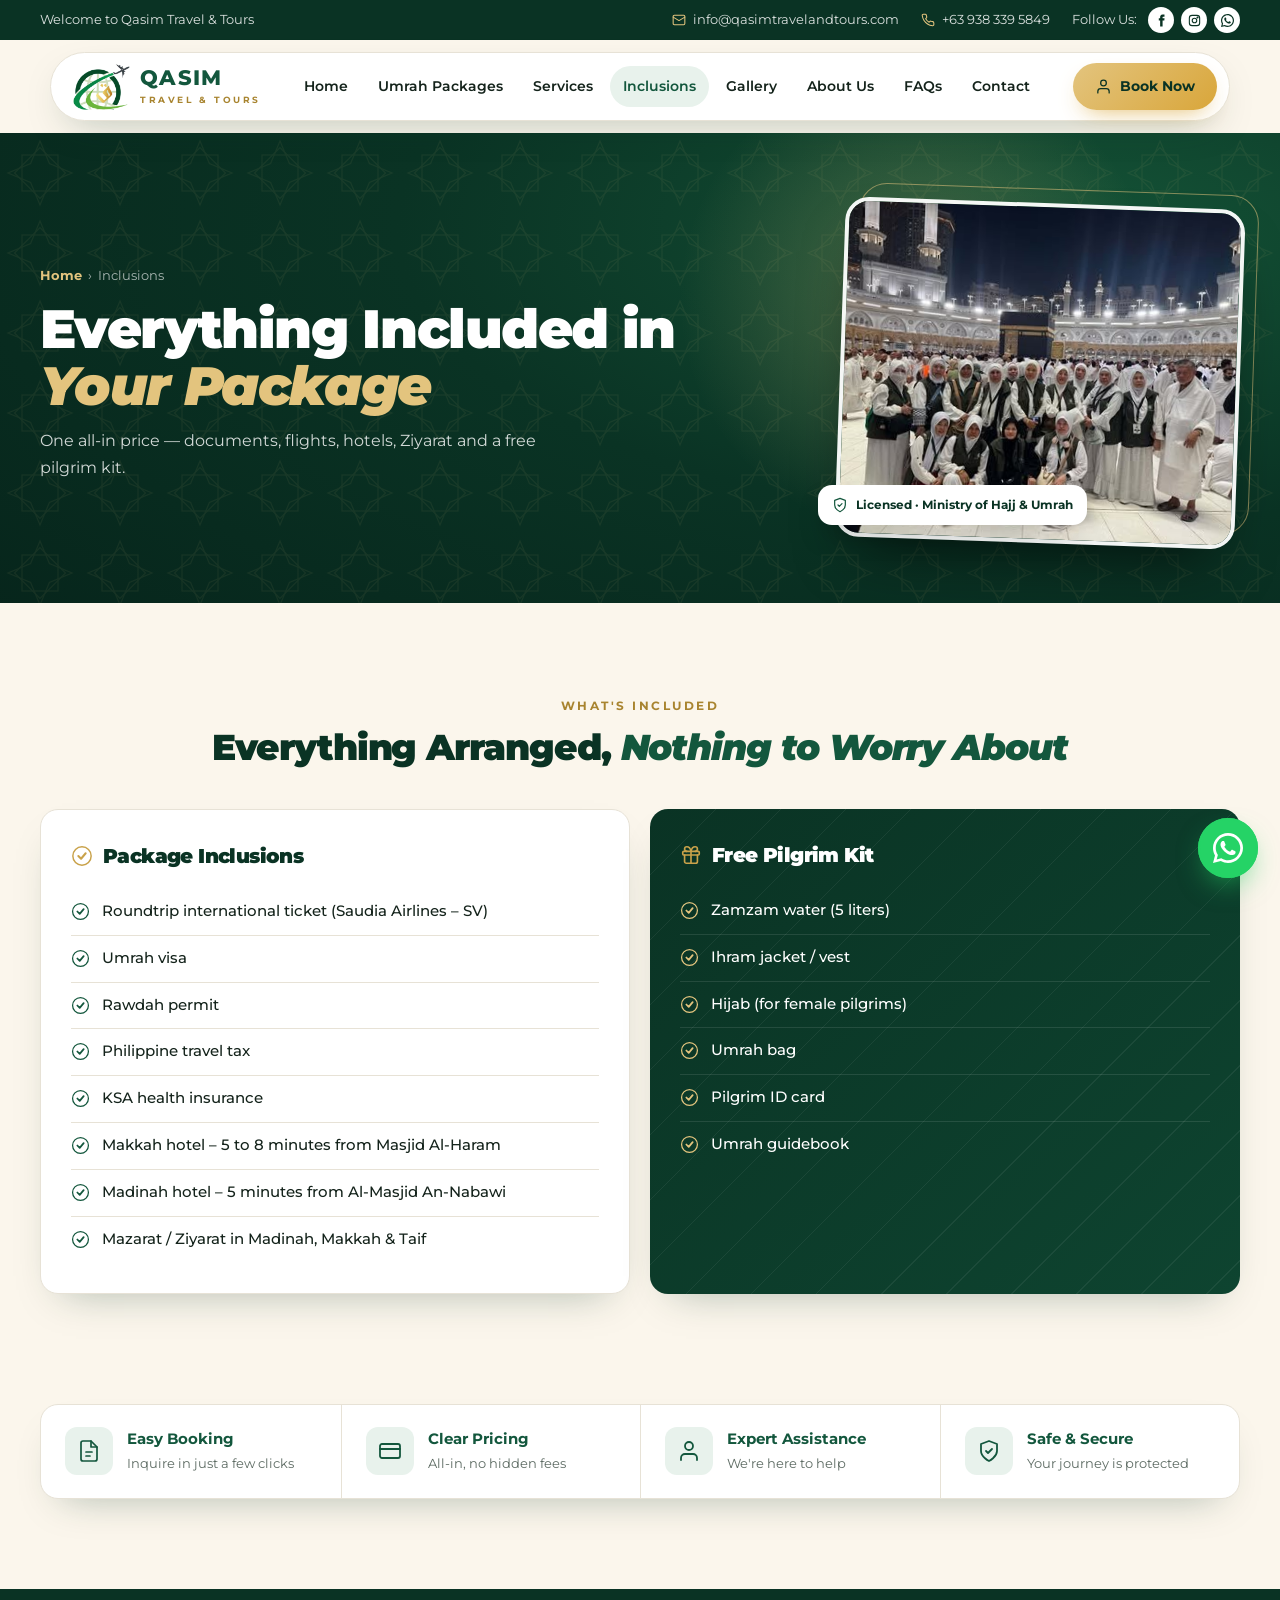
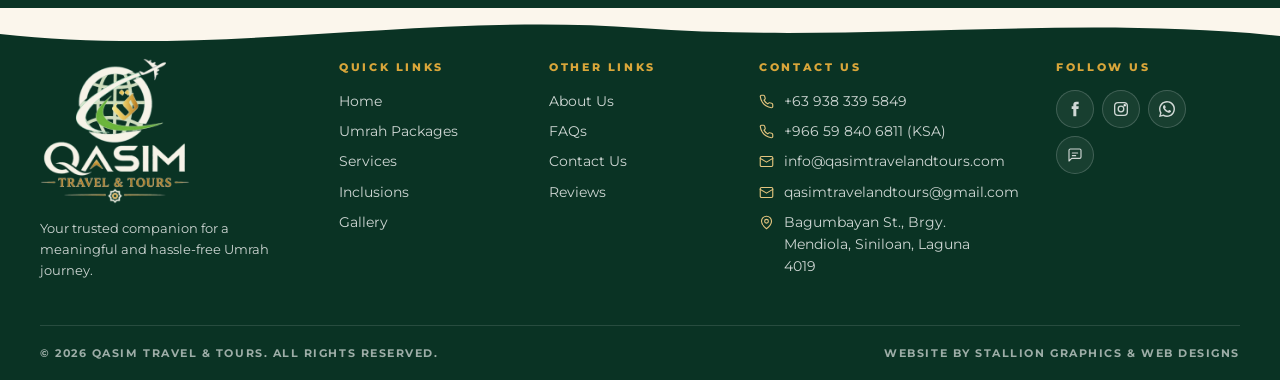
<file: inclusions.html>
<!DOCTYPE html>
<html lang="en"><head>
<meta charset="UTF-8"><meta http-equiv="Cache-Control" content="no-cache, no-store, must-revalidate"><meta name="viewport" content="width=device-width,initial-scale=1">
<title>Package Inclusions | Qasim Travel & Tours</title><meta name="description" content="Everything included in Qasim's Umrah Ramadhan Package 2027: Saudia flights, Umrah visa, Rawdah permit, travel tax, KSA insurance, hotels near the Haramain, Ziyarat and a free pilgrim kit."><meta name="theme-color" content="#0A3324">
<meta property="og:title" content="Package Inclusions | Qasim Travel & Tours"><meta property="og:description" content="Everything included in Qasim's Umrah Ramadhan Package 2027: Saudia flights, Umrah visa, Rawdah permit, travel tax, KSA insurance, hotels near the Haramain, Ziyarat and a free pilgrim kit."><meta property="og:image" content="assets/logo-full.png">
<link rel="icon" href="assets/logo-mark.png">
<link rel="preconnect" href="https://fonts.googleapis.com"><link rel="preconnect" href="https://fonts.gstatic.com" crossorigin>
<link href="https://fonts.googleapis.com/css2?family=Montserrat:wght@400;500;600;700;800&display=swap" rel="stylesheet">
<link rel="preload" as="image" href="assets/qasim-hero.jpg" media="(min-width:641px)"><link rel="preload" as="image" href="assets/qasim-hero-m.jpg" media="(max-width:640px)"><link rel="stylesheet" href="style.css?v=1795503509"></head><body>
<svg width="0" height="0" style="position:absolute"><defs><clipPath id="archClip" clipPathUnits="objectBoundingBox"><path d="M0,1 L0,.42 C0,.3 .12,.22 .26,.17 C.38,.13 .46,.08 .5,0 C.54,.08 .62,.13 .74,.17 C.88,.22 1,.3 1,.42 L1,1 Z"/></clipPath></defs></svg>
<div class="topbar"><div class="container"><span class="tb-l">Welcome to Qasim Travel &amp; Tours</span>
  <div class="tb-r"><a class="em" href="mailto:info@qasimtravelandtours.com"><svg viewBox="0 0 24 24" fill="none" stroke="currentColor" stroke-width="1.8" stroke-linecap="round" stroke-linejoin="round"><rect x="2" y="4" width="20" height="16" rx="2"/><path d="m22 7-10 6L2 7"/></svg> info@qasimtravelandtours.com</a><a href="tel:+639383395849"><svg viewBox="0 0 24 24" fill="none" stroke="currentColor" stroke-width="1.8" stroke-linecap="round" stroke-linejoin="round"><path d="M22 16.9v3a2 2 0 0 1-2.2 2 19.8 19.8 0 0 1-8.6-3.1 19.5 19.5 0 0 1-6-6A19.8 19.8 0 0 1 2.1 4.2 2 2 0 0 1 4.1 2h3a2 2 0 0 1 2 1.7c.1.9.4 1.8.7 2.7a2 2 0 0 1-.5 2.1L8 9.8a16 16 0 0 0 6 6l1.3-1.3a2 2 0 0 1 2.1-.4c.9.3 1.8.6 2.7.7a2 2 0 0 1 1.7 2z"/></svg> +63 938 339 5849</a>
  <div class="soc"><span style="margin-right:4px">Follow Us:</span><a href="https://www.facebook.com/qasimtravelandtours" target="_blank" rel="noopener" aria-label="Facebook"><svg viewBox="0 0 24 24" fill="currentColor"><path d="M14 8V6c0-.9.6-1.1 1-1.1h2.5V1h-3.4C10.3 1 9.5 3.8 9.5 5.6V8H7v4h2.5v11h4.5V12h3.2l.4-4H14z"/></svg></a><a href="https://www.instagram.com/qasimtravelandtours" target="_blank" rel="noopener" aria-label="Instagram"><svg viewBox="0 0 24 24" fill="none" stroke="currentColor" stroke-width="2"><rect x="2.5" y="2.5" width="19" height="19" rx="5"/><circle cx="12" cy="12" r="4.2"/><circle cx="17.6" cy="6.4" r="1" fill="currentColor"/></svg></a><a href="https://wa.me/639383395849?text=Assalamu%20alaikum%2C%20Qasim%20Travel%20%26%20Tours!%20I%27d%20like%20to%20inquire%20about%20your%20Umrah%20packages." target="_blank" rel="noopener" aria-label="WhatsApp"><svg viewBox="0 0 24 24" fill="currentColor"><path d="M17.5 14.4c-.3-.1-1.8-.9-2-1-.3-.1-.5-.1-.7.1-.2.3-.8 1-.9 1.2-.2.2-.3.2-.6.1-.3-.1-1.3-.5-2.4-1.5-.9-.8-1.5-1.8-1.7-2.1-.2-.3 0-.5.1-.6l.4-.5c.2-.2.2-.3.3-.5.1-.2 0-.4 0-.5l-.9-2.2c-.2-.6-.5-.5-.7-.5h-.6c-.2 0-.5.1-.8.4-.3.3-1 1-1 2.5s1.1 2.9 1.2 3.1c.1.2 2.1 3.2 5.1 4.5.7.3 1.3.5 1.7.6.7.2 1.4.2 1.9.1.6-.1 1.8-.7 2-1.4.2-.7.2-1.3.2-1.4-.1-.1-.3-.2-.6-.3zM12 21.8c-1.8 0-3.5-.5-5-1.4l-.4-.2-3.7 1 1-3.6-.2-.4C2.7 15.6 2.2 13.8 2.2 12 2.2 6.6 6.6 2.2 12 2.2c2.6 0 5.1 1 6.9 2.9 1.8 1.8 2.9 4.3 2.9 6.9 0 5.4-4.4 9.8-9.8 9.8zM20.5 3.5C18.2 1.2 15.2 0 12 0 5.4 0 0 5.4 0 12c0 2.1.6 4.2 1.6 6L0 24l6.2-1.6c1.8 1 3.8 1.5 5.8 1.5 6.6 0 12-5.4 12-12 0-3.2-1.2-6.2-3.5-8.4z"/></svg></a></div></div>
</div></div>
<header class="hd"><div class="container">
  <a href="index.html" class="brand"><img src="assets/logo-mark.png" alt="Qasim Travel &amp; Tours"><div><b>QASIM</b><span>TRAVEL &amp; TOURS</span></div></a>
  <nav class="menu" id="menu"><a href="index.html" class="">Home</a><a href="packages.html" class="">Umrah Packages</a><a href="services.html" class="">Services</a><a href="inclusions.html" class="active">Inclusions</a><a href="gallery.html" class="">Gallery</a><a href="about.html" class="">About Us</a><a href="faq.html" class="">FAQs</a><a href="contact.html" class="">Contact</a></nav>
  <div style="display:flex;gap:10px;align-items:center"><a href="https://wa.me/639383395849?text=Assalamu%20alaikum%2C%20Qasim%20Travel%20%26%20Tours!%20I%27d%20like%20to%20inquire%20about%20your%20Umrah%20packages." target="_blank" rel="noopener" class="btn btn-green"><svg viewBox="0 0 24 24" fill="none" stroke="currentColor" stroke-width="1.8" stroke-linecap="round" stroke-linejoin="round"><path d="M20 21v-2a4 4 0 0 0-4-4H8a4 4 0 0 0-4 4v2"/><circle cx="12" cy="7" r="4"/></svg> Book Now</a><button class="burger" id="burger" aria-label="Menu"><span></span><span></span><span></span></button></div>
</div></header>
<section class="phero2"><div class="pat"></div><div class="glow"></div><div class="container"><div class="tx"><div class="crumbs"><a href="index.html">Home</a> &nbsp;›&nbsp; Inclusions</div><h1>Everything Included in <span>Your Package</span></h1><p>One all-in price — documents, flights, hotels, Ziyarat and a free pilgrim kit.</p></div><div class="ph"><img src="assets/gallery/b09-05.jpg" alt="Qasim Travel &amp; Tours pilgrims"><span class="tag"><svg viewBox="0 0 24 24" fill="none" stroke="currentColor" stroke-width="1.8" stroke-linecap="round" stroke-linejoin="round"><path d="M12 22s8-4 8-10V5l-8-3-8 3v7c0 6 8 10 8 10z"/><path d="m9 12 2 2 4-4"/></svg> Licensed · Ministry of Hajj &amp; Umrah</span></div></div></section><div style="height:clamp(64px,7vw,96px)"></div><section class="sec" id="inclusions" style="padding-top:0"><div class="container">
  <div class="title reveal"><span class="kicker">What's Included</span><h2>Everything Arranged, <span>Nothing to Worry About</span></h2></div>
  <div class="incl"><div class="box reveal"><h3><svg viewBox="0 0 24 24" fill="none" stroke="currentColor" stroke-width="2.2" stroke-linecap="round" stroke-linejoin="round"><circle cx="12" cy="12" r="10" stroke-width="1.6"/><path d="m8 12 3 3 5-6"/></svg> Package Inclusions</h3><ul><li><svg viewBox="0 0 24 24" fill="none" stroke="currentColor" stroke-width="2.2" stroke-linecap="round" stroke-linejoin="round"><circle cx="12" cy="12" r="10" stroke-width="1.6"/><path d="m8 12 3 3 5-6"/></svg><span>Roundtrip international ticket (Saudia Airlines – SV)</span></li><li><svg viewBox="0 0 24 24" fill="none" stroke="currentColor" stroke-width="2.2" stroke-linecap="round" stroke-linejoin="round"><circle cx="12" cy="12" r="10" stroke-width="1.6"/><path d="m8 12 3 3 5-6"/></svg><span>Umrah visa</span></li><li><svg viewBox="0 0 24 24" fill="none" stroke="currentColor" stroke-width="2.2" stroke-linecap="round" stroke-linejoin="round"><circle cx="12" cy="12" r="10" stroke-width="1.6"/><path d="m8 12 3 3 5-6"/></svg><span>Rawdah permit</span></li><li><svg viewBox="0 0 24 24" fill="none" stroke="currentColor" stroke-width="2.2" stroke-linecap="round" stroke-linejoin="round"><circle cx="12" cy="12" r="10" stroke-width="1.6"/><path d="m8 12 3 3 5-6"/></svg><span>Philippine travel tax</span></li><li><svg viewBox="0 0 24 24" fill="none" stroke="currentColor" stroke-width="2.2" stroke-linecap="round" stroke-linejoin="round"><circle cx="12" cy="12" r="10" stroke-width="1.6"/><path d="m8 12 3 3 5-6"/></svg><span>KSA health insurance</span></li><li><svg viewBox="0 0 24 24" fill="none" stroke="currentColor" stroke-width="2.2" stroke-linecap="round" stroke-linejoin="round"><circle cx="12" cy="12" r="10" stroke-width="1.6"/><path d="m8 12 3 3 5-6"/></svg><span>Makkah hotel – 5 to 8 minutes from Masjid Al-Haram</span></li><li><svg viewBox="0 0 24 24" fill="none" stroke="currentColor" stroke-width="2.2" stroke-linecap="round" stroke-linejoin="round"><circle cx="12" cy="12" r="10" stroke-width="1.6"/><path d="m8 12 3 3 5-6"/></svg><span>Madinah hotel – 5 minutes from Al-Masjid An-Nabawi</span></li><li><svg viewBox="0 0 24 24" fill="none" stroke="currentColor" stroke-width="2.2" stroke-linecap="round" stroke-linejoin="round"><circle cx="12" cy="12" r="10" stroke-width="1.6"/><path d="m8 12 3 3 5-6"/></svg><span>Mazarat / Ziyarat in Madinah, Makkah &amp; Taif</span></li></ul></div><div class="box dark reveal"><h3><svg viewBox="0 0 24 24" fill="none" stroke="currentColor" stroke-width="1.8" stroke-linecap="round" stroke-linejoin="round"><rect x="3" y="8" width="18" height="4" rx="1"/><path d="M12 8v13M19 12v7a2 2 0 0 1-2 2H7a2 2 0 0 1-2-2v-7M7.5 8a2.5 2.5 0 0 1 0-5C11 3 12 8 12 8s1-5 4.5-5a2.5 2.5 0 0 1 0 5"/></svg> Free Pilgrim Kit</h3><ul><li><svg viewBox="0 0 24 24" fill="none" stroke="currentColor" stroke-width="2.2" stroke-linecap="round" stroke-linejoin="round"><circle cx="12" cy="12" r="10" stroke-width="1.6"/><path d="m8 12 3 3 5-6"/></svg><span>Zamzam water (5 liters)</span></li><li><svg viewBox="0 0 24 24" fill="none" stroke="currentColor" stroke-width="2.2" stroke-linecap="round" stroke-linejoin="round"><circle cx="12" cy="12" r="10" stroke-width="1.6"/><path d="m8 12 3 3 5-6"/></svg><span>Ihram jacket / vest</span></li><li><svg viewBox="0 0 24 24" fill="none" stroke="currentColor" stroke-width="2.2" stroke-linecap="round" stroke-linejoin="round"><circle cx="12" cy="12" r="10" stroke-width="1.6"/><path d="m8 12 3 3 5-6"/></svg><span>Hijab (for female pilgrims)</span></li><li><svg viewBox="0 0 24 24" fill="none" stroke="currentColor" stroke-width="2.2" stroke-linecap="round" stroke-linejoin="round"><circle cx="12" cy="12" r="10" stroke-width="1.6"/><path d="m8 12 3 3 5-6"/></svg><span>Umrah bag</span></li><li><svg viewBox="0 0 24 24" fill="none" stroke="currentColor" stroke-width="2.2" stroke-linecap="round" stroke-linejoin="round"><circle cx="12" cy="12" r="10" stroke-width="1.6"/><path d="m8 12 3 3 5-6"/></svg><span>Pilgrim ID card</span></li><li><svg viewBox="0 0 24 24" fill="none" stroke="currentColor" stroke-width="2.2" stroke-linecap="round" stroke-linejoin="round"><circle cx="12" cy="12" r="10" stroke-width="1.6"/><path d="m8 12 3 3 5-6"/></svg><span>Umrah guidebook</span></li></ul></div></div>
</div></section><section class="sec" style="padding-top:0"><div class="container"><div class="fstrip reveal">
  <div class="fs"><span class="ic"><svg viewBox="0 0 24 24" fill="none" stroke="currentColor" stroke-width="1.7" stroke-linecap="round" stroke-linejoin="round"><path d="M14 2H6a2 2 0 0 0-2 2v16a2 2 0 0 0 2 2h12a2 2 0 0 0 2-2V8z"/><path d="M14 2v6h6M9 13h6M9 17h4"/></svg></span><div><b>Easy Booking</b><small>Inquire in just a few clicks</small></div></div>
  <div class="fs"><span class="ic"><svg viewBox="0 0 24 24" fill="none" stroke="currentColor" stroke-width="1.8" stroke-linecap="round" stroke-linejoin="round"><rect x="2" y="5" width="20" height="14" rx="2"/><path d="M2 10h20"/></svg></span><div><b>Clear Pricing</b><small>All-in, no hidden fees</small></div></div>
  <div class="fs"><span class="ic"><svg viewBox="0 0 24 24" fill="none" stroke="currentColor" stroke-width="1.8" stroke-linecap="round" stroke-linejoin="round"><path d="M20 21v-2a4 4 0 0 0-4-4H8a4 4 0 0 0-4 4v2"/><circle cx="12" cy="7" r="4"/></svg></span><div><b>Expert Assistance</b><small>We're here to help</small></div></div>
  <div class="fs"><span class="ic"><svg viewBox="0 0 24 24" fill="none" stroke="currentColor" stroke-width="1.8" stroke-linecap="round" stroke-linejoin="round"><path d="M12 22s8-4 8-10V5l-8-3-8 3v7c0 6 8 10 8 10z"/><path d="m9 12 2 2 4-4"/></svg></span><div><b>Safe &amp; Secure</b><small>Your journey is protected</small></div></div>
</div></div></section><footer><svg class="wtop" viewBox="0 0 1440 50" preserveAspectRatio="none"><path d="M0 26 C240 50 480 4 720 20 C960 36 1200 6 1440 28 L1440 50 L0 50Z" fill="#0A3324"/></svg><div class="container">
  <div class="fgrid5">
    <div class="fbrand"><img src="assets/logo-light.png" alt="Qasim Travel &amp; Tours"><p>Your trusted companion for a meaningful and hassle-free Umrah journey.</p></div>
    <div><h5>Quick Links</h5><ul><li><a href="index.html">Home</a></li><li><a href="packages.html">Umrah Packages</a></li><li><a href="services.html">Services</a></li><li><a href="inclusions.html">Inclusions</a></li><li><a href="gallery.html">Gallery</a></li></ul></div>
    <div><h5>Other Links</h5><ul><li><a href="about.html">About Us</a></li><li><a href="faq.html">FAQs</a></li><li><a href="contact.html">Contact Us</a></li><li><a href="https://www.facebook.com/qasimtravelandtours" target="_blank" rel="noopener">Reviews</a></li></ul></div>
    <div><h5>Contact Us</h5><ul class="cl"><li><svg viewBox="0 0 24 24" fill="none" stroke="currentColor" stroke-width="1.8" stroke-linecap="round" stroke-linejoin="round"><path d="M22 16.9v3a2 2 0 0 1-2.2 2 19.8 19.8 0 0 1-8.6-3.1 19.5 19.5 0 0 1-6-6A19.8 19.8 0 0 1 2.1 4.2 2 2 0 0 1 4.1 2h3a2 2 0 0 1 2 1.7c.1.9.4 1.8.7 2.7a2 2 0 0 1-.5 2.1L8 9.8a16 16 0 0 0 6 6l1.3-1.3a2 2 0 0 1 2.1-.4c.9.3 1.8.6 2.7.7a2 2 0 0 1 1.7 2z"/></svg><a href="tel:+639383395849">+63 938 339 5849</a></li><li><svg viewBox="0 0 24 24" fill="none" stroke="currentColor" stroke-width="1.8" stroke-linecap="round" stroke-linejoin="round"><path d="M22 16.9v3a2 2 0 0 1-2.2 2 19.8 19.8 0 0 1-8.6-3.1 19.5 19.5 0 0 1-6-6A19.8 19.8 0 0 1 2.1 4.2 2 2 0 0 1 4.1 2h3a2 2 0 0 1 2 1.7c.1.9.4 1.8.7 2.7a2 2 0 0 1-.5 2.1L8 9.8a16 16 0 0 0 6 6l1.3-1.3a2 2 0 0 1 2.1-.4c.9.3 1.8.6 2.7.7a2 2 0 0 1 1.7 2z"/></svg><a href="tel:+966598406811">+966 59 840 6811 (KSA)</a></li><li><svg viewBox="0 0 24 24" fill="none" stroke="currentColor" stroke-width="1.8" stroke-linecap="round" stroke-linejoin="round"><rect x="2" y="4" width="20" height="16" rx="2"/><path d="m22 7-10 6L2 7"/></svg><a href="mailto:info@qasimtravelandtours.com">info@qasimtravelandtours.com</a></li><li><svg viewBox="0 0 24 24" fill="none" stroke="currentColor" stroke-width="1.8" stroke-linecap="round" stroke-linejoin="round"><rect x="2" y="4" width="20" height="16" rx="2"/><path d="m22 7-10 6L2 7"/></svg><a href="mailto:qasimtravelandtours@gmail.com">qasimtravelandtours@gmail.com</a></li><li><svg viewBox="0 0 24 24" fill="none" stroke="currentColor" stroke-width="1.8" stroke-linecap="round" stroke-linejoin="round"><path d="M20 10c0 6-8 12-8 12S4 16 4 10a8 8 0 0 1 16 0z"/><circle cx="12" cy="10" r="3"/></svg><span>Bagumbayan St., Brgy. Mendiola, Siniloan, Laguna 4019</span></li></ul></div>
    <div><h5>Follow Us</h5><div class="fsoc"><a href="https://www.facebook.com/qasimtravelandtours" target="_blank" rel="noopener" aria-label="Facebook"><svg viewBox="0 0 24 24" fill="currentColor"><path d="M14 8V6c0-.9.6-1.1 1-1.1h2.5V1h-3.4C10.3 1 9.5 3.8 9.5 5.6V8H7v4h2.5v11h4.5V12h3.2l.4-4H14z"/></svg></a><a href="https://www.instagram.com/qasimtravelandtours" target="_blank" rel="noopener" aria-label="Instagram"><svg viewBox="0 0 24 24" fill="none" stroke="currentColor" stroke-width="2"><rect x="2.5" y="2.5" width="19" height="19" rx="5"/><circle cx="12" cy="12" r="4.2"/><circle cx="17.6" cy="6.4" r="1" fill="currentColor"/></svg></a><a href="https://wa.me/639383395849?text=Assalamu%20alaikum%2C%20Qasim%20Travel%20%26%20Tours!%20I%27d%20like%20to%20inquire%20about%20your%20Umrah%20packages." target="_blank" rel="noopener" aria-label="WhatsApp"><svg viewBox="0 0 24 24" fill="currentColor"><path d="M17.5 14.4c-.3-.1-1.8-.9-2-1-.3-.1-.5-.1-.7.1-.2.3-.8 1-.9 1.2-.2.2-.3.2-.6.1-.3-.1-1.3-.5-2.4-1.5-.9-.8-1.5-1.8-1.7-2.1-.2-.3 0-.5.1-.6l.4-.5c.2-.2.2-.3.3-.5.1-.2 0-.4 0-.5l-.9-2.2c-.2-.6-.5-.5-.7-.5h-.6c-.2 0-.5.1-.8.4-.3.3-1 1-1 2.5s1.1 2.9 1.2 3.1c.1.2 2.1 3.2 5.1 4.5.7.3 1.3.5 1.7.6.7.2 1.4.2 1.9.1.6-.1 1.8-.7 2-1.4.2-.7.2-1.3.2-1.4-.1-.1-.3-.2-.6-.3zM12 21.8c-1.8 0-3.5-.5-5-1.4l-.4-.2-3.7 1 1-3.6-.2-.4C2.7 15.6 2.2 13.8 2.2 12 2.2 6.6 6.6 2.2 12 2.2c2.6 0 5.1 1 6.9 2.9 1.8 1.8 2.9 4.3 2.9 6.9 0 5.4-4.4 9.8-9.8 9.8zM20.5 3.5C18.2 1.2 15.2 0 12 0 5.4 0 0 5.4 0 12c0 2.1.6 4.2 1.6 6L0 24l6.2-1.6c1.8 1 3.8 1.5 5.8 1.5 6.6 0 12-5.4 12-12 0-3.2-1.2-6.2-3.5-8.4z"/></svg></a><a href="https://m.me/qasimtravelandtours" target="_blank" rel="noopener" aria-label="Messenger"><svg viewBox="0 0 24 24" fill="none" stroke="currentColor" stroke-width="1.7" stroke-linecap="round" stroke-linejoin="round"><path d="M21 15a2 2 0 0 1-2 2H7l-4 4V5a2 2 0 0 1 2-2h14a2 2 0 0 1 2 2z"/><path d="M8 9h8M8 13h5"/></svg></a></div></div>
  </div>
  <div class="fbot"><span>© <span id="yr"></span> Qasim Travel &amp; Tours. All Rights Reserved.</span><span>Website by Stallion Graphics &amp; Web Designs</span></div>
</div></footer>
<a href="#" class="totop" id="totop" aria-label="Back to top"><svg viewBox="0 0 24 24" fill="none" stroke="currentColor" stroke-width="1.8" stroke-linecap="round" stroke-linejoin="round"><path d="M12 19V5M5 12l7-7 7 7"/></svg></a><a href="https://wa.me/639383395849?text=Assalamu%20alaikum%2C%20Qasim%20Travel%20%26%20Tours!%20I%27d%20like%20to%20inquire%20about%20your%20Umrah%20packages." target="_blank" rel="noopener" class="wa" aria-label="Chat on WhatsApp"><svg viewBox="0 0 24 24" fill="currentColor"><path d="M17.5 14.4c-.3-.1-1.8-.9-2-1-.3-.1-.5-.1-.7.1-.2.3-.8 1-.9 1.2-.2.2-.3.2-.6.1-.3-.1-1.3-.5-2.4-1.5-.9-.8-1.5-1.8-1.7-2.1-.2-.3 0-.5.1-.6l.4-.5c.2-.2.2-.3.3-.5.1-.2 0-.4 0-.5l-.9-2.2c-.2-.6-.5-.5-.7-.5h-.6c-.2 0-.5.1-.8.4-.3.3-1 1-1 2.5s1.1 2.9 1.2 3.1c.1.2 2.1 3.2 5.1 4.5.7.3 1.3.5 1.7.6.7.2 1.4.2 1.9.1.6-.1 1.8-.7 2-1.4.2-.7.2-1.3.2-1.4-.1-.1-.3-.2-.6-.3zM12 21.8c-1.8 0-3.5-.5-5-1.4l-.4-.2-3.7 1 1-3.6-.2-.4C2.7 15.6 2.2 13.8 2.2 12 2.2 6.6 6.6 2.2 12 2.2c2.6 0 5.1 1 6.9 2.9 1.8 1.8 2.9 4.3 2.9 6.9 0 5.4-4.4 9.8-9.8 9.8zM20.5 3.5C18.2 1.2 15.2 0 12 0 5.4 0 0 5.4 0 12c0 2.1.6 4.2 1.6 6L0 24l6.2-1.6c1.8 1 3.8 1.5 5.8 1.5 6.6 0 12-5.4 12-12 0-3.2-1.2-6.2-3.5-8.4z"/></svg></a>
<div class="mbar"><a href="https://wa.me/639383395849?text=Assalamu%20alaikum%2C%20Qasim%20Travel%20%26%20Tours!%20I%27d%20like%20to%20inquire%20about%20your%20Umrah%20packages." target="_blank" rel="noopener"><svg viewBox="0 0 24 24" fill="currentColor"><path d="M17.5 14.4c-.3-.1-1.8-.9-2-1-.3-.1-.5-.1-.7.1-.2.3-.8 1-.9 1.2-.2.2-.3.2-.6.1-.3-.1-1.3-.5-2.4-1.5-.9-.8-1.5-1.8-1.7-2.1-.2-.3 0-.5.1-.6l.4-.5c.2-.2.2-.3.3-.5.1-.2 0-.4 0-.5l-.9-2.2c-.2-.6-.5-.5-.7-.5h-.6c-.2 0-.5.1-.8.4-.3.3-1 1-1 2.5s1.1 2.9 1.2 3.1c.1.2 2.1 3.2 5.1 4.5.7.3 1.3.5 1.7.6.7.2 1.4.2 1.9.1.6-.1 1.8-.7 2-1.4.2-.7.2-1.3.2-1.4-.1-.1-.3-.2-.6-.3zM12 21.8c-1.8 0-3.5-.5-5-1.4l-.4-.2-3.7 1 1-3.6-.2-.4C2.7 15.6 2.2 13.8 2.2 12 2.2 6.6 6.6 2.2 12 2.2c2.6 0 5.1 1 6.9 2.9 1.8 1.8 2.9 4.3 2.9 6.9 0 5.4-4.4 9.8-9.8 9.8zM20.5 3.5C18.2 1.2 15.2 0 12 0 5.4 0 0 5.4 0 12c0 2.1.6 4.2 1.6 6L0 24l6.2-1.6c1.8 1 3.8 1.5 5.8 1.5 6.6 0 12-5.4 12-12 0-3.2-1.2-6.2-3.5-8.4z"/></svg> WhatsApp</a><a href="tel:+639383395849"><svg viewBox="0 0 24 24" fill="none" stroke="currentColor" stroke-width="1.8" stroke-linecap="round" stroke-linejoin="round"><path d="M22 16.9v3a2 2 0 0 1-2.2 2 19.8 19.8 0 0 1-8.6-3.1 19.5 19.5 0 0 1-6-6A19.8 19.8 0 0 1 2.1 4.2 2 2 0 0 1 4.1 2h3a2 2 0 0 1 2 1.7c.1.9.4 1.8.7 2.7a2 2 0 0 1-.5 2.1L8 9.8a16 16 0 0 0 6 6l1.3-1.3a2 2 0 0 1 2.1-.4c.9.3 1.8.6 2.7.7a2 2 0 0 1 1.7 2z"/></svg> Call Us</a></div>
<script src="main.js?v=1795503509"></script></body></html>
</file>
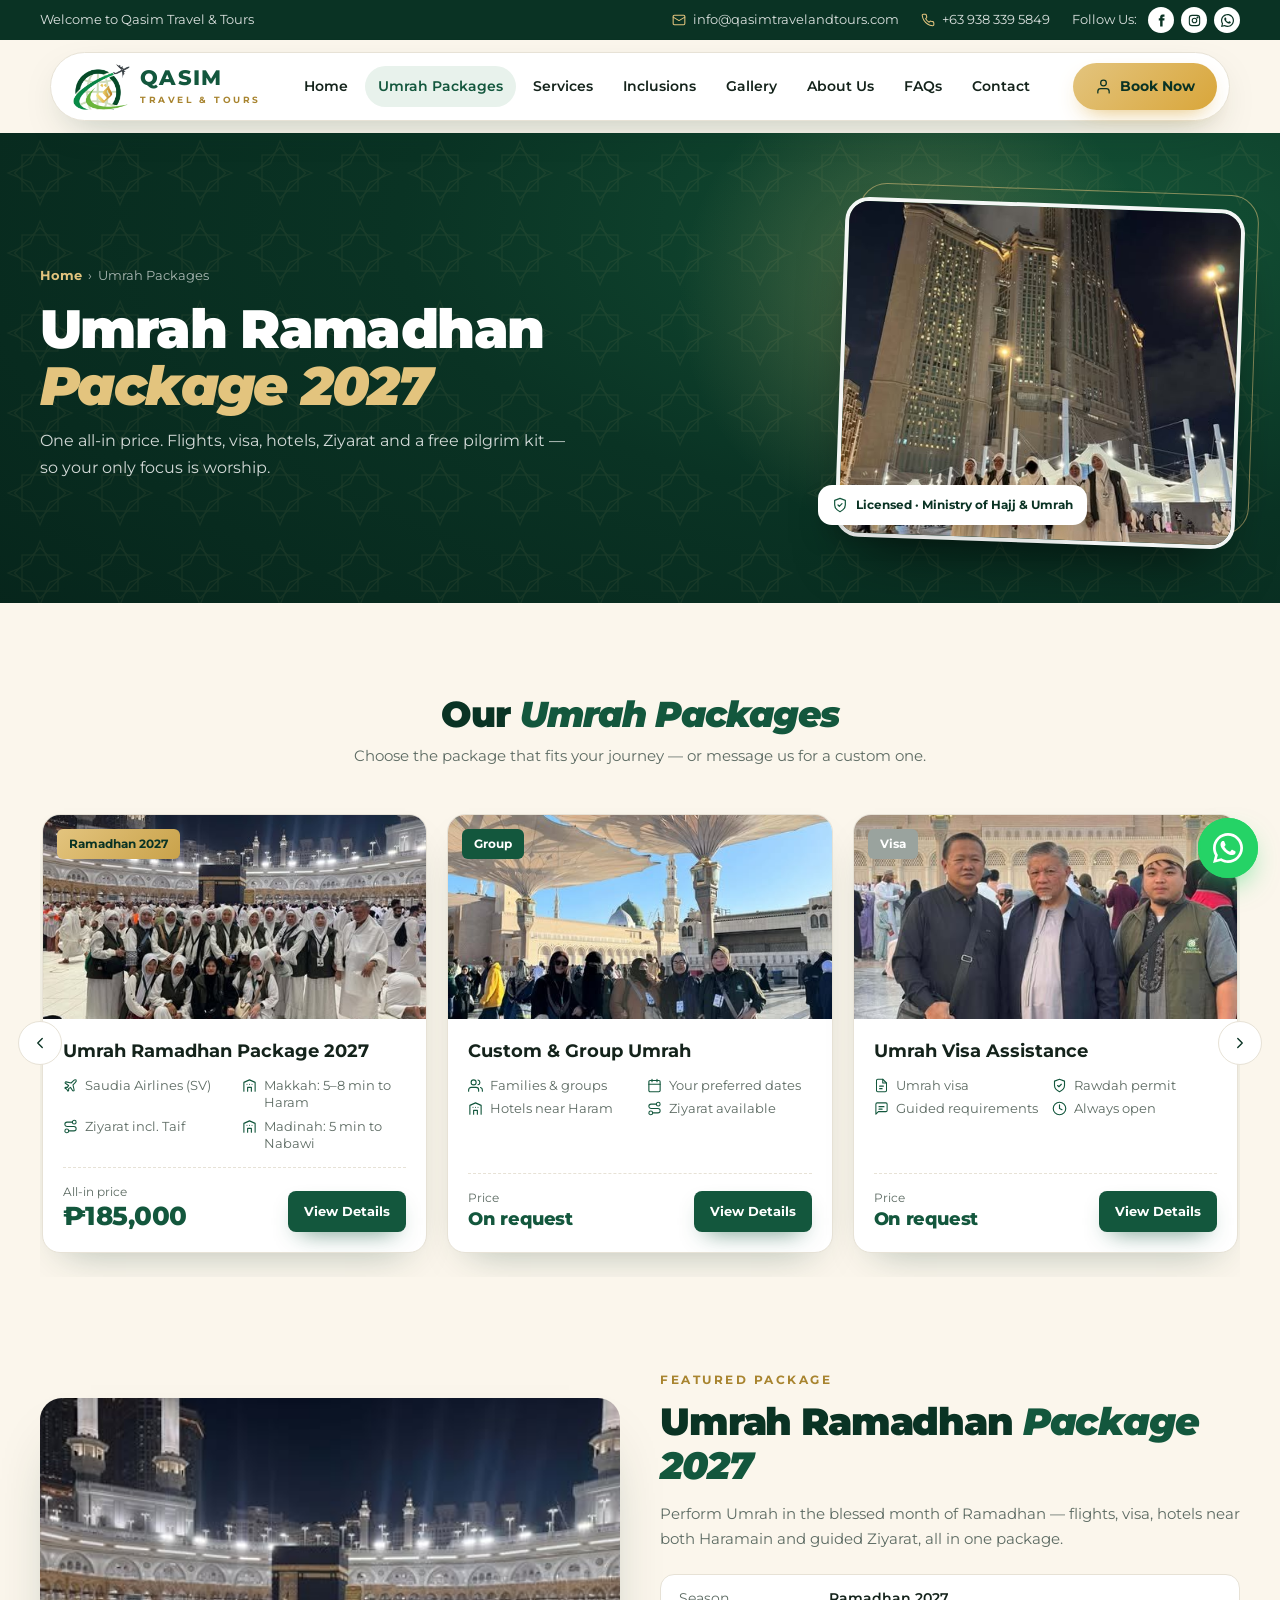
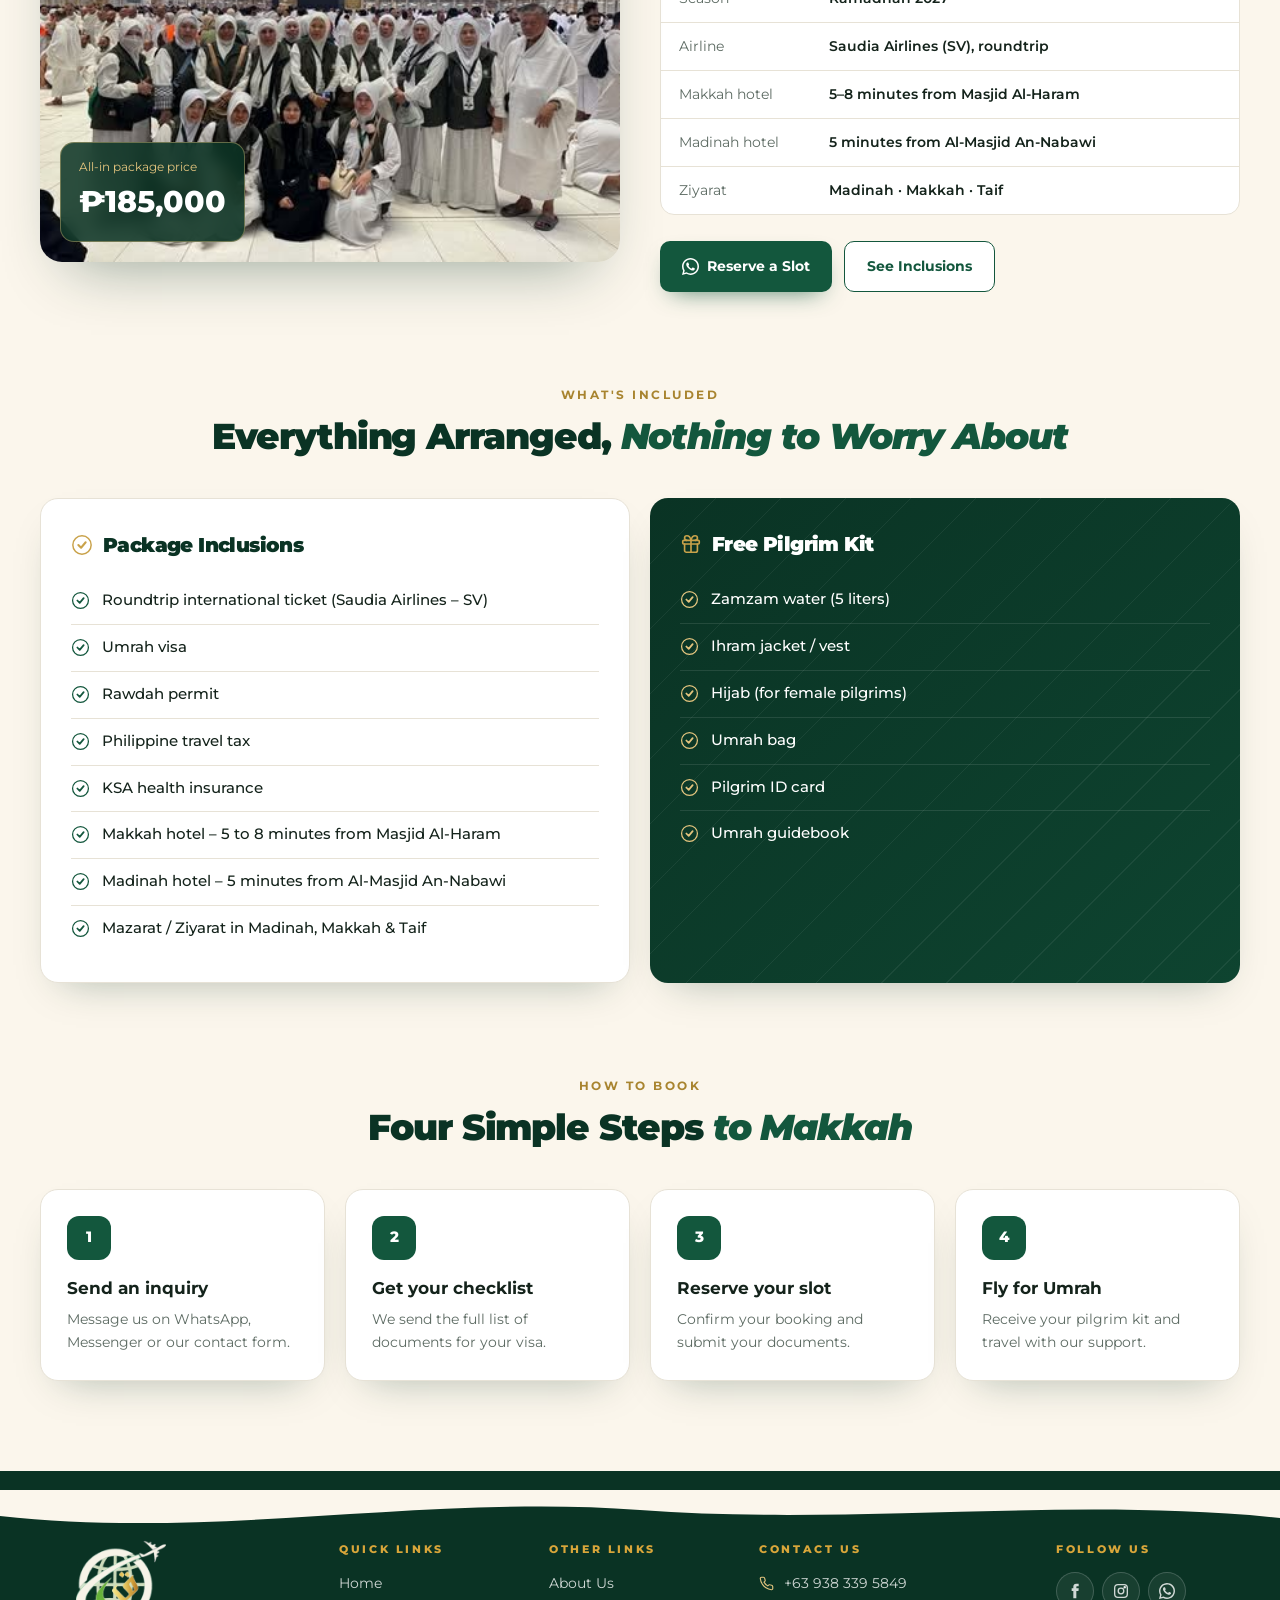
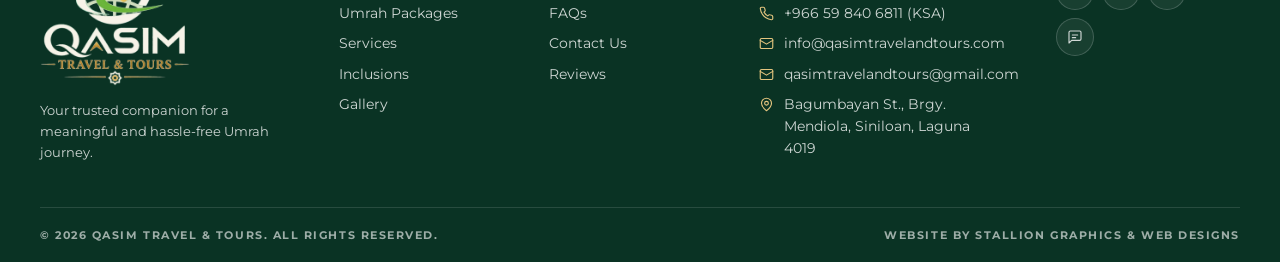
<file: packages.html>
<!DOCTYPE html>
<html lang="en"><head>
<meta charset="UTF-8"><meta http-equiv="Cache-Control" content="no-cache, no-store, must-revalidate"><meta name="viewport" content="width=device-width,initial-scale=1">
<title>Umrah Packages | Qasim Travel & Tours</title><meta name="description" content="Umrah Ramadhan Package 2027 at ₱185,000 — Saudia flights, visa, Rawdah permit, hotels near the Haramain, Ziyarat and a free pilgrim kit."><meta name="theme-color" content="#0A3324">
<meta property="og:title" content="Umrah Packages | Qasim Travel & Tours"><meta property="og:description" content="Umrah Ramadhan Package 2027 at ₱185,000 — Saudia flights, visa, Rawdah permit, hotels near the Haramain, Ziyarat and a free pilgrim kit."><meta property="og:image" content="assets/logo-full.png">
<link rel="icon" href="assets/logo-mark.png">
<link rel="preconnect" href="https://fonts.googleapis.com"><link rel="preconnect" href="https://fonts.gstatic.com" crossorigin>
<link href="https://fonts.googleapis.com/css2?family=Montserrat:wght@400;500;600;700;800&display=swap" rel="stylesheet">
<link rel="preload" as="image" href="assets/qasim-hero.jpg" media="(min-width:641px)"><link rel="preload" as="image" href="assets/qasim-hero-m.jpg" media="(max-width:640px)"><link rel="stylesheet" href="style.css?v=1795503509"></head><body>
<svg width="0" height="0" style="position:absolute"><defs><clipPath id="archClip" clipPathUnits="objectBoundingBox"><path d="M0,1 L0,.42 C0,.3 .12,.22 .26,.17 C.38,.13 .46,.08 .5,0 C.54,.08 .62,.13 .74,.17 C.88,.22 1,.3 1,.42 L1,1 Z"/></clipPath></defs></svg>
<div class="topbar"><div class="container"><span class="tb-l">Welcome to Qasim Travel &amp; Tours</span>
  <div class="tb-r"><a class="em" href="mailto:info@qasimtravelandtours.com"><svg viewBox="0 0 24 24" fill="none" stroke="currentColor" stroke-width="1.8" stroke-linecap="round" stroke-linejoin="round"><rect x="2" y="4" width="20" height="16" rx="2"/><path d="m22 7-10 6L2 7"/></svg> info@qasimtravelandtours.com</a><a href="tel:+639383395849"><svg viewBox="0 0 24 24" fill="none" stroke="currentColor" stroke-width="1.8" stroke-linecap="round" stroke-linejoin="round"><path d="M22 16.9v3a2 2 0 0 1-2.2 2 19.8 19.8 0 0 1-8.6-3.1 19.5 19.5 0 0 1-6-6A19.8 19.8 0 0 1 2.1 4.2 2 2 0 0 1 4.1 2h3a2 2 0 0 1 2 1.7c.1.9.4 1.8.7 2.7a2 2 0 0 1-.5 2.1L8 9.8a16 16 0 0 0 6 6l1.3-1.3a2 2 0 0 1 2.1-.4c.9.3 1.8.6 2.7.7a2 2 0 0 1 1.7 2z"/></svg> +63 938 339 5849</a>
  <div class="soc"><span style="margin-right:4px">Follow Us:</span><a href="https://www.facebook.com/qasimtravelandtours" target="_blank" rel="noopener" aria-label="Facebook"><svg viewBox="0 0 24 24" fill="currentColor"><path d="M14 8V6c0-.9.6-1.1 1-1.1h2.5V1h-3.4C10.3 1 9.5 3.8 9.5 5.6V8H7v4h2.5v11h4.5V12h3.2l.4-4H14z"/></svg></a><a href="https://www.instagram.com/qasimtravelandtours" target="_blank" rel="noopener" aria-label="Instagram"><svg viewBox="0 0 24 24" fill="none" stroke="currentColor" stroke-width="2"><rect x="2.5" y="2.5" width="19" height="19" rx="5"/><circle cx="12" cy="12" r="4.2"/><circle cx="17.6" cy="6.4" r="1" fill="currentColor"/></svg></a><a href="https://wa.me/639383395849?text=Assalamu%20alaikum%2C%20Qasim%20Travel%20%26%20Tours!%20I%27d%20like%20to%20inquire%20about%20your%20Umrah%20packages." target="_blank" rel="noopener" aria-label="WhatsApp"><svg viewBox="0 0 24 24" fill="currentColor"><path d="M17.5 14.4c-.3-.1-1.8-.9-2-1-.3-.1-.5-.1-.7.1-.2.3-.8 1-.9 1.2-.2.2-.3.2-.6.1-.3-.1-1.3-.5-2.4-1.5-.9-.8-1.5-1.8-1.7-2.1-.2-.3 0-.5.1-.6l.4-.5c.2-.2.2-.3.3-.5.1-.2 0-.4 0-.5l-.9-2.2c-.2-.6-.5-.5-.7-.5h-.6c-.2 0-.5.1-.8.4-.3.3-1 1-1 2.5s1.1 2.9 1.2 3.1c.1.2 2.1 3.2 5.1 4.5.7.3 1.3.5 1.7.6.7.2 1.4.2 1.9.1.6-.1 1.8-.7 2-1.4.2-.7.2-1.3.2-1.4-.1-.1-.3-.2-.6-.3zM12 21.8c-1.8 0-3.5-.5-5-1.4l-.4-.2-3.7 1 1-3.6-.2-.4C2.7 15.6 2.2 13.8 2.2 12 2.2 6.6 6.6 2.2 12 2.2c2.6 0 5.1 1 6.9 2.9 1.8 1.8 2.9 4.3 2.9 6.9 0 5.4-4.4 9.8-9.8 9.8zM20.5 3.5C18.2 1.2 15.2 0 12 0 5.4 0 0 5.4 0 12c0 2.1.6 4.2 1.6 6L0 24l6.2-1.6c1.8 1 3.8 1.5 5.8 1.5 6.6 0 12-5.4 12-12 0-3.2-1.2-6.2-3.5-8.4z"/></svg></a></div></div>
</div></div>
<header class="hd"><div class="container">
  <a href="index.html" class="brand"><img src="assets/logo-mark.png" alt="Qasim Travel &amp; Tours"><div><b>QASIM</b><span>TRAVEL &amp; TOURS</span></div></a>
  <nav class="menu" id="menu"><a href="index.html" class="">Home</a><a href="packages.html" class="active">Umrah Packages</a><a href="services.html" class="">Services</a><a href="inclusions.html" class="">Inclusions</a><a href="gallery.html" class="">Gallery</a><a href="about.html" class="">About Us</a><a href="faq.html" class="">FAQs</a><a href="contact.html" class="">Contact</a></nav>
  <div style="display:flex;gap:10px;align-items:center"><a href="https://wa.me/639383395849?text=Assalamu%20alaikum%2C%20Qasim%20Travel%20%26%20Tours!%20I%27d%20like%20to%20inquire%20about%20your%20Umrah%20packages." target="_blank" rel="noopener" class="btn btn-green"><svg viewBox="0 0 24 24" fill="none" stroke="currentColor" stroke-width="1.8" stroke-linecap="round" stroke-linejoin="round"><path d="M20 21v-2a4 4 0 0 0-4-4H8a4 4 0 0 0-4 4v2"/><circle cx="12" cy="7" r="4"/></svg> Book Now</a><button class="burger" id="burger" aria-label="Menu"><span></span><span></span><span></span></button></div>
</div></header>
<section class="phero2"><div class="pat"></div><div class="glow"></div><div class="container"><div class="tx"><div class="crumbs"><a href="index.html">Home</a> &nbsp;›&nbsp; Umrah Packages</div><h1>Umrah Ramadhan <span>Package 2027</span></h1><p>One all-in price. Flights, visa, hotels, Ziyarat and a free pilgrim kit — so your only focus is worship.</p></div><div class="ph"><img src="assets/gallery/b10-10.jpg" alt="Qasim Travel &amp; Tours pilgrims"><span class="tag"><svg viewBox="0 0 24 24" fill="none" stroke="currentColor" stroke-width="1.8" stroke-linecap="round" stroke-linejoin="round"><path d="M12 22s8-4 8-10V5l-8-3-8 3v7c0 6 8 10 8 10z"/><path d="m9 12 2 2 4-4"/></svg> Licensed · Ministry of Hajj &amp; Umrah</span></div></div></section>
<section class="sec"><div class="container"><div class="title reveal"><h2>Our <span>Umrah Packages</span></h2><p>Choose the package that fits your journey — or message us for a custom one.</p></div><div class="car reveal"><button class="cbtn prev" aria-label="Previous"><svg viewBox="0 0 24 24" fill="none" stroke="currentColor" stroke-width="1.8" stroke-linecap="round" stroke-linejoin="round"><path d="M15 18l-6-6 6-6"/></svg></button><div class="track"><div class="pk"><div class="im"><div class="bgimg" style="background-image:url('assets/gallery/b09-05.jpg')"></div><span class="tag gold">Ramadhan 2027</span></div><div class="bd"><h3>Umrah Ramadhan Package 2027</h3><div class="meta"><span><svg viewBox="0 0 24 24" fill="none" stroke="currentColor" stroke-width="1.7" stroke-linecap="round" stroke-linejoin="round"><path d="M17.8 19.2 16 11l3.5-3.5C21 6 21.5 4 21 3c-1-.5-3 0-4.5 1.5L13 8 4.8 6.2c-.5-.1-.9.1-1.1.5l-.3.5c-.2.5-.1 1 .3 1.3L9 12l-2 3H4l-1 1 3 2 2 3 1-1v-3l3-2 3.5 5.3c.3.4.8.5 1.3.3l.5-.2c.4-.3.6-.7.5-1.2z"/></svg>Saudia Airlines (SV)</span><span><svg viewBox="0 0 24 24" fill="none" stroke="currentColor" stroke-width="1.8" stroke-linecap="round" stroke-linejoin="round"><path d="M3 21V7l9-4 9 4v14"/><path d="M9 21v-6h6v6M8 10h.01M12 10h.01M16 10h.01"/></svg>Makkah: 5–8 min to Haram</span><span><svg viewBox="0 0 24 24" fill="none" stroke="currentColor" stroke-width="1.7" stroke-linecap="round" stroke-linejoin="round"><circle cx="6" cy="19" r="3"/><circle cx="18" cy="5" r="3"/><path d="M9 19h8.5a3.5 3.5 0 0 0 0-7h-11a3.5 3.5 0 0 1 0-7H15"/></svg>Ziyarat incl. Taif</span><span><svg viewBox="0 0 24 24" fill="none" stroke="currentColor" stroke-width="1.8" stroke-linecap="round" stroke-linejoin="round"><path d="M3 21V7l9-4 9 4v14"/><path d="M9 21v-6h6v6M8 10h.01M12 10h.01M16 10h.01"/></svg>Madinah: 5 min to Nabawi</span></div><div class="ft"><div><small>All-in price</small><b class="">₱185,000</b></div><a class="btn btn-green" href="packages.html">View Details</a></div></div></div><div class="pk"><div class="im"><div class="bgimg" style="background-image:url('assets/gallery/b10-01.jpg')"></div><span class="tag ">Group</span></div><div class="bd"><h3>Custom &amp; Group Umrah</h3><div class="meta"><span><svg viewBox="0 0 24 24" fill="none" stroke="currentColor" stroke-width="1.8" stroke-linecap="round" stroke-linejoin="round"><path d="M17 21v-2a4 4 0 0 0-4-4H5a4 4 0 0 0-4 4v2"/><circle cx="9" cy="7" r="4"/><path d="M23 21v-2a4 4 0 0 0-3-3.87M16 3.13a4 4 0 0 1 0 7.75"/></svg>Families &amp; groups</span><span><svg viewBox="0 0 24 24" fill="none" stroke="currentColor" stroke-width="1.8" stroke-linecap="round" stroke-linejoin="round"><rect x="3" y="4" width="18" height="18" rx="2"/><path d="M16 2v4M8 2v4M3 10h18"/></svg>Your preferred dates</span><span><svg viewBox="0 0 24 24" fill="none" stroke="currentColor" stroke-width="1.8" stroke-linecap="round" stroke-linejoin="round"><path d="M3 21V7l9-4 9 4v14"/><path d="M9 21v-6h6v6M8 10h.01M12 10h.01M16 10h.01"/></svg>Hotels near Haram</span><span><svg viewBox="0 0 24 24" fill="none" stroke="currentColor" stroke-width="1.7" stroke-linecap="round" stroke-linejoin="round"><circle cx="6" cy="19" r="3"/><circle cx="18" cy="5" r="3"/><path d="M9 19h8.5a3.5 3.5 0 0 0 0-7h-11a3.5 3.5 0 0 1 0-7H15"/></svg>Ziyarat available</span></div><div class="ft"><div><small>Price</small><b class="sm">On request</b></div><a class="btn btn-green" href="https://wa.me/639383395849?text=Assalamu%20alaikum%2C%20Qasim%20Travel%20%26%20Tours!%20I%27d%20like%20to%20inquire%20about%20your%20Umrah%20packages." target="_blank" rel="noopener">View Details</a></div></div></div><div class="pk"><div class="im"><div class="bgimg" style="background-image:url('assets/gallery/b03-01.jpg')"></div><span class="tag silver">Visa</span></div><div class="bd"><h3>Umrah Visa Assistance</h3><div class="meta"><span><svg viewBox="0 0 24 24" fill="none" stroke="currentColor" stroke-width="1.7" stroke-linecap="round" stroke-linejoin="round"><path d="M14 2H6a2 2 0 0 0-2 2v16a2 2 0 0 0 2 2h12a2 2 0 0 0 2-2V8z"/><path d="M14 2v6h6M9 13h6M9 17h4"/></svg>Umrah visa</span><span><svg viewBox="0 0 24 24" fill="none" stroke="currentColor" stroke-width="1.8" stroke-linecap="round" stroke-linejoin="round"><path d="M12 22s8-4 8-10V5l-8-3-8 3v7c0 6 8 10 8 10z"/><path d="m9 12 2 2 4-4"/></svg>Rawdah permit</span><span><svg viewBox="0 0 24 24" fill="none" stroke="currentColor" stroke-width="1.7" stroke-linecap="round" stroke-linejoin="round"><path d="M21 15a2 2 0 0 1-2 2H7l-4 4V5a2 2 0 0 1 2-2h14a2 2 0 0 1 2 2z"/><path d="M8 9h8M8 13h5"/></svg>Guided requirements</span><span><svg viewBox="0 0 24 24" fill="none" stroke="currentColor" stroke-width="1.8" stroke-linecap="round" stroke-linejoin="round"><circle cx="12" cy="12" r="10"/><path d="M12 6v6l4 2"/></svg>Always open</span></div><div class="ft"><div><small>Price</small><b class="sm">On request</b></div><a class="btn btn-green" href="https://wa.me/639383395849?text=Assalamu%20alaikum%2C%20Qasim%20Travel%20%26%20Tours!%20I%27d%20like%20to%20inquire%20about%20your%20Umrah%20packages." target="_blank" rel="noopener">View Details</a></div></div></div></div><button class="cbtn next" aria-label="Next"><svg viewBox="0 0 24 24" fill="none" stroke="currentColor" stroke-width="1.8" stroke-linecap="round" stroke-linejoin="round"><path d="M9 18l6-6-6-6"/></svg></button></div></div></section>
<section class="sec" style="padding-top:0" id="featured"><div class="container feat">
  <div class="ph reveal"><div class="bgimg" style="background-image:url('assets/gallery/b09-05.jpg')"></div><div class="price"><small>All-in package price</small><b>₱185,000</b></div></div>
  <div class="reveal"><span class="kicker">Featured Package</span><h2>Umrah Ramadhan <span>Package 2027</span></h2><p>Perform Umrah in the blessed month of Ramadhan — flights, visa, hotels near both Haramain and guided Ziyarat, all in one package.</p>
    <dl class="spec"><div><dt>Season</dt><dd>Ramadhan 2027</dd></div><div><dt>Airline</dt><dd>Saudia Airlines (SV), roundtrip</dd></div><div><dt>Makkah hotel</dt><dd>5–8 minutes from Masjid Al-Haram</dd></div><div><dt>Madinah hotel</dt><dd>5 minutes from Al-Masjid An-Nabawi</dd></div><div><dt>Ziyarat</dt><dd>Madinah · Makkah · Taif</dd></div></dl>
    <div class="btns"><a class="btn btn-green" href="https://wa.me/639383395849?text=Assalamu%20alaikum%2C%20Qasim%20Travel%20%26%20Tours!%20I%27d%20like%20to%20inquire%20about%20your%20Umrah%20packages." target="_blank" rel="noopener"><svg viewBox="0 0 24 24" fill="currentColor"><path d="M17.5 14.4c-.3-.1-1.8-.9-2-1-.3-.1-.5-.1-.7.1-.2.3-.8 1-.9 1.2-.2.2-.3.2-.6.1-.3-.1-1.3-.5-2.4-1.5-.9-.8-1.5-1.8-1.7-2.1-.2-.3 0-.5.1-.6l.4-.5c.2-.2.2-.3.3-.5.1-.2 0-.4 0-.5l-.9-2.2c-.2-.6-.5-.5-.7-.5h-.6c-.2 0-.5.1-.8.4-.3.3-1 1-1 2.5s1.1 2.9 1.2 3.1c.1.2 2.1 3.2 5.1 4.5.7.3 1.3.5 1.7.6.7.2 1.4.2 1.9.1.6-.1 1.8-.7 2-1.4.2-.7.2-1.3.2-1.4-.1-.1-.3-.2-.6-.3zM12 21.8c-1.8 0-3.5-.5-5-1.4l-.4-.2-3.7 1 1-3.6-.2-.4C2.7 15.6 2.2 13.8 2.2 12 2.2 6.6 6.6 2.2 12 2.2c2.6 0 5.1 1 6.9 2.9 1.8 1.8 2.9 4.3 2.9 6.9 0 5.4-4.4 9.8-9.8 9.8zM20.5 3.5C18.2 1.2 15.2 0 12 0 5.4 0 0 5.4 0 12c0 2.1.6 4.2 1.6 6L0 24l6.2-1.6c1.8 1 3.8 1.5 5.8 1.5 6.6 0 12-5.4 12-12 0-3.2-1.2-6.2-3.5-8.4z"/></svg> Reserve a Slot</a><a class="btn btn-line" href="inclusions.html">See Inclusions</a></div></div>
</div></section><section class="sec" id="inclusions" style="padding-top:0"><div class="container">
  <div class="title reveal"><span class="kicker">What's Included</span><h2>Everything Arranged, <span>Nothing to Worry About</span></h2></div>
  <div class="incl"><div class="box reveal"><h3><svg viewBox="0 0 24 24" fill="none" stroke="currentColor" stroke-width="2.2" stroke-linecap="round" stroke-linejoin="round"><circle cx="12" cy="12" r="10" stroke-width="1.6"/><path d="m8 12 3 3 5-6"/></svg> Package Inclusions</h3><ul><li><svg viewBox="0 0 24 24" fill="none" stroke="currentColor" stroke-width="2.2" stroke-linecap="round" stroke-linejoin="round"><circle cx="12" cy="12" r="10" stroke-width="1.6"/><path d="m8 12 3 3 5-6"/></svg><span>Roundtrip international ticket (Saudia Airlines – SV)</span></li><li><svg viewBox="0 0 24 24" fill="none" stroke="currentColor" stroke-width="2.2" stroke-linecap="round" stroke-linejoin="round"><circle cx="12" cy="12" r="10" stroke-width="1.6"/><path d="m8 12 3 3 5-6"/></svg><span>Umrah visa</span></li><li><svg viewBox="0 0 24 24" fill="none" stroke="currentColor" stroke-width="2.2" stroke-linecap="round" stroke-linejoin="round"><circle cx="12" cy="12" r="10" stroke-width="1.6"/><path d="m8 12 3 3 5-6"/></svg><span>Rawdah permit</span></li><li><svg viewBox="0 0 24 24" fill="none" stroke="currentColor" stroke-width="2.2" stroke-linecap="round" stroke-linejoin="round"><circle cx="12" cy="12" r="10" stroke-width="1.6"/><path d="m8 12 3 3 5-6"/></svg><span>Philippine travel tax</span></li><li><svg viewBox="0 0 24 24" fill="none" stroke="currentColor" stroke-width="2.2" stroke-linecap="round" stroke-linejoin="round"><circle cx="12" cy="12" r="10" stroke-width="1.6"/><path d="m8 12 3 3 5-6"/></svg><span>KSA health insurance</span></li><li><svg viewBox="0 0 24 24" fill="none" stroke="currentColor" stroke-width="2.2" stroke-linecap="round" stroke-linejoin="round"><circle cx="12" cy="12" r="10" stroke-width="1.6"/><path d="m8 12 3 3 5-6"/></svg><span>Makkah hotel – 5 to 8 minutes from Masjid Al-Haram</span></li><li><svg viewBox="0 0 24 24" fill="none" stroke="currentColor" stroke-width="2.2" stroke-linecap="round" stroke-linejoin="round"><circle cx="12" cy="12" r="10" stroke-width="1.6"/><path d="m8 12 3 3 5-6"/></svg><span>Madinah hotel – 5 minutes from Al-Masjid An-Nabawi</span></li><li><svg viewBox="0 0 24 24" fill="none" stroke="currentColor" stroke-width="2.2" stroke-linecap="round" stroke-linejoin="round"><circle cx="12" cy="12" r="10" stroke-width="1.6"/><path d="m8 12 3 3 5-6"/></svg><span>Mazarat / Ziyarat in Madinah, Makkah &amp; Taif</span></li></ul></div><div class="box dark reveal"><h3><svg viewBox="0 0 24 24" fill="none" stroke="currentColor" stroke-width="1.8" stroke-linecap="round" stroke-linejoin="round"><rect x="3" y="8" width="18" height="4" rx="1"/><path d="M12 8v13M19 12v7a2 2 0 0 1-2 2H7a2 2 0 0 1-2-2v-7M7.5 8a2.5 2.5 0 0 1 0-5C11 3 12 8 12 8s1-5 4.5-5a2.5 2.5 0 0 1 0 5"/></svg> Free Pilgrim Kit</h3><ul><li><svg viewBox="0 0 24 24" fill="none" stroke="currentColor" stroke-width="2.2" stroke-linecap="round" stroke-linejoin="round"><circle cx="12" cy="12" r="10" stroke-width="1.6"/><path d="m8 12 3 3 5-6"/></svg><span>Zamzam water (5 liters)</span></li><li><svg viewBox="0 0 24 24" fill="none" stroke="currentColor" stroke-width="2.2" stroke-linecap="round" stroke-linejoin="round"><circle cx="12" cy="12" r="10" stroke-width="1.6"/><path d="m8 12 3 3 5-6"/></svg><span>Ihram jacket / vest</span></li><li><svg viewBox="0 0 24 24" fill="none" stroke="currentColor" stroke-width="2.2" stroke-linecap="round" stroke-linejoin="round"><circle cx="12" cy="12" r="10" stroke-width="1.6"/><path d="m8 12 3 3 5-6"/></svg><span>Hijab (for female pilgrims)</span></li><li><svg viewBox="0 0 24 24" fill="none" stroke="currentColor" stroke-width="2.2" stroke-linecap="round" stroke-linejoin="round"><circle cx="12" cy="12" r="10" stroke-width="1.6"/><path d="m8 12 3 3 5-6"/></svg><span>Umrah bag</span></li><li><svg viewBox="0 0 24 24" fill="none" stroke="currentColor" stroke-width="2.2" stroke-linecap="round" stroke-linejoin="round"><circle cx="12" cy="12" r="10" stroke-width="1.6"/><path d="m8 12 3 3 5-6"/></svg><span>Pilgrim ID card</span></li><li><svg viewBox="0 0 24 24" fill="none" stroke="currentColor" stroke-width="2.2" stroke-linecap="round" stroke-linejoin="round"><circle cx="12" cy="12" r="10" stroke-width="1.6"/><path d="m8 12 3 3 5-6"/></svg><span>Umrah guidebook</span></li></ul></div></div>
</div></section>
<section class="sec" style="padding-top:0"><div class="container"><div class="title reveal"><span class="kicker">How to Book</span><h2>Four Simple Steps <span>to Makkah</span></h2></div>
<div class="steps"><div class="step reveal"><div class="n">1</div><h4>Send an inquiry</h4><p>Message us on WhatsApp, Messenger or our contact form.</p></div><div class="step reveal"><div class="n">2</div><h4>Get your checklist</h4><p>We send the full list of documents for your visa.</p></div><div class="step reveal"><div class="n">3</div><h4>Reserve your slot</h4><p>Confirm your booking and submit your documents.</p></div><div class="step reveal"><div class="n">4</div><h4>Fly for Umrah</h4><p>Receive your pilgrim kit and travel with our support.</p></div></div></div></section>

<footer><svg class="wtop" viewBox="0 0 1440 50" preserveAspectRatio="none"><path d="M0 26 C240 50 480 4 720 20 C960 36 1200 6 1440 28 L1440 50 L0 50Z" fill="#0A3324"/></svg><div class="container">
  <div class="fgrid5">
    <div class="fbrand"><img src="assets/logo-light.png" alt="Qasim Travel &amp; Tours"><p>Your trusted companion for a meaningful and hassle-free Umrah journey.</p></div>
    <div><h5>Quick Links</h5><ul><li><a href="index.html">Home</a></li><li><a href="packages.html">Umrah Packages</a></li><li><a href="services.html">Services</a></li><li><a href="inclusions.html">Inclusions</a></li><li><a href="gallery.html">Gallery</a></li></ul></div>
    <div><h5>Other Links</h5><ul><li><a href="about.html">About Us</a></li><li><a href="faq.html">FAQs</a></li><li><a href="contact.html">Contact Us</a></li><li><a href="https://www.facebook.com/qasimtravelandtours" target="_blank" rel="noopener">Reviews</a></li></ul></div>
    <div><h5>Contact Us</h5><ul class="cl"><li><svg viewBox="0 0 24 24" fill="none" stroke="currentColor" stroke-width="1.8" stroke-linecap="round" stroke-linejoin="round"><path d="M22 16.9v3a2 2 0 0 1-2.2 2 19.8 19.8 0 0 1-8.6-3.1 19.5 19.5 0 0 1-6-6A19.8 19.8 0 0 1 2.1 4.2 2 2 0 0 1 4.1 2h3a2 2 0 0 1 2 1.7c.1.9.4 1.8.7 2.7a2 2 0 0 1-.5 2.1L8 9.8a16 16 0 0 0 6 6l1.3-1.3a2 2 0 0 1 2.1-.4c.9.3 1.8.6 2.7.7a2 2 0 0 1 1.7 2z"/></svg><a href="tel:+639383395849">+63 938 339 5849</a></li><li><svg viewBox="0 0 24 24" fill="none" stroke="currentColor" stroke-width="1.8" stroke-linecap="round" stroke-linejoin="round"><path d="M22 16.9v3a2 2 0 0 1-2.2 2 19.8 19.8 0 0 1-8.6-3.1 19.5 19.5 0 0 1-6-6A19.8 19.8 0 0 1 2.1 4.2 2 2 0 0 1 4.1 2h3a2 2 0 0 1 2 1.7c.1.9.4 1.8.7 2.7a2 2 0 0 1-.5 2.1L8 9.8a16 16 0 0 0 6 6l1.3-1.3a2 2 0 0 1 2.1-.4c.9.3 1.8.6 2.7.7a2 2 0 0 1 1.7 2z"/></svg><a href="tel:+966598406811">+966 59 840 6811 (KSA)</a></li><li><svg viewBox="0 0 24 24" fill="none" stroke="currentColor" stroke-width="1.8" stroke-linecap="round" stroke-linejoin="round"><rect x="2" y="4" width="20" height="16" rx="2"/><path d="m22 7-10 6L2 7"/></svg><a href="mailto:info@qasimtravelandtours.com">info@qasimtravelandtours.com</a></li><li><svg viewBox="0 0 24 24" fill="none" stroke="currentColor" stroke-width="1.8" stroke-linecap="round" stroke-linejoin="round"><rect x="2" y="4" width="20" height="16" rx="2"/><path d="m22 7-10 6L2 7"/></svg><a href="mailto:qasimtravelandtours@gmail.com">qasimtravelandtours@gmail.com</a></li><li><svg viewBox="0 0 24 24" fill="none" stroke="currentColor" stroke-width="1.8" stroke-linecap="round" stroke-linejoin="round"><path d="M20 10c0 6-8 12-8 12S4 16 4 10a8 8 0 0 1 16 0z"/><circle cx="12" cy="10" r="3"/></svg><span>Bagumbayan St., Brgy. Mendiola, Siniloan, Laguna 4019</span></li></ul></div>
    <div><h5>Follow Us</h5><div class="fsoc"><a href="https://www.facebook.com/qasimtravelandtours" target="_blank" rel="noopener" aria-label="Facebook"><svg viewBox="0 0 24 24" fill="currentColor"><path d="M14 8V6c0-.9.6-1.1 1-1.1h2.5V1h-3.4C10.3 1 9.5 3.8 9.5 5.6V8H7v4h2.5v11h4.5V12h3.2l.4-4H14z"/></svg></a><a href="https://www.instagram.com/qasimtravelandtours" target="_blank" rel="noopener" aria-label="Instagram"><svg viewBox="0 0 24 24" fill="none" stroke="currentColor" stroke-width="2"><rect x="2.5" y="2.5" width="19" height="19" rx="5"/><circle cx="12" cy="12" r="4.2"/><circle cx="17.6" cy="6.4" r="1" fill="currentColor"/></svg></a><a href="https://wa.me/639383395849?text=Assalamu%20alaikum%2C%20Qasim%20Travel%20%26%20Tours!%20I%27d%20like%20to%20inquire%20about%20your%20Umrah%20packages." target="_blank" rel="noopener" aria-label="WhatsApp"><svg viewBox="0 0 24 24" fill="currentColor"><path d="M17.5 14.4c-.3-.1-1.8-.9-2-1-.3-.1-.5-.1-.7.1-.2.3-.8 1-.9 1.2-.2.2-.3.2-.6.1-.3-.1-1.3-.5-2.4-1.5-.9-.8-1.5-1.8-1.7-2.1-.2-.3 0-.5.1-.6l.4-.5c.2-.2.2-.3.3-.5.1-.2 0-.4 0-.5l-.9-2.2c-.2-.6-.5-.5-.7-.5h-.6c-.2 0-.5.1-.8.4-.3.3-1 1-1 2.5s1.1 2.9 1.2 3.1c.1.2 2.1 3.2 5.1 4.5.7.3 1.3.5 1.7.6.7.2 1.4.2 1.9.1.6-.1 1.8-.7 2-1.4.2-.7.2-1.3.2-1.4-.1-.1-.3-.2-.6-.3zM12 21.8c-1.8 0-3.5-.5-5-1.4l-.4-.2-3.7 1 1-3.6-.2-.4C2.7 15.6 2.2 13.8 2.2 12 2.2 6.6 6.6 2.2 12 2.2c2.6 0 5.1 1 6.9 2.9 1.8 1.8 2.9 4.3 2.9 6.9 0 5.4-4.4 9.8-9.8 9.8zM20.5 3.5C18.2 1.2 15.2 0 12 0 5.4 0 0 5.4 0 12c0 2.1.6 4.2 1.6 6L0 24l6.2-1.6c1.8 1 3.8 1.5 5.8 1.5 6.6 0 12-5.4 12-12 0-3.2-1.2-6.2-3.5-8.4z"/></svg></a><a href="https://m.me/qasimtravelandtours" target="_blank" rel="noopener" aria-label="Messenger"><svg viewBox="0 0 24 24" fill="none" stroke="currentColor" stroke-width="1.7" stroke-linecap="round" stroke-linejoin="round"><path d="M21 15a2 2 0 0 1-2 2H7l-4 4V5a2 2 0 0 1 2-2h14a2 2 0 0 1 2 2z"/><path d="M8 9h8M8 13h5"/></svg></a></div></div>
  </div>
  <div class="fbot"><span>© <span id="yr"></span> Qasim Travel &amp; Tours. All Rights Reserved.</span><span>Website by Stallion Graphics &amp; Web Designs</span></div>
</div></footer>
<a href="#" class="totop" id="totop" aria-label="Back to top"><svg viewBox="0 0 24 24" fill="none" stroke="currentColor" stroke-width="1.8" stroke-linecap="round" stroke-linejoin="round"><path d="M12 19V5M5 12l7-7 7 7"/></svg></a><a href="https://wa.me/639383395849?text=Assalamu%20alaikum%2C%20Qasim%20Travel%20%26%20Tours!%20I%27d%20like%20to%20inquire%20about%20your%20Umrah%20packages." target="_blank" rel="noopener" class="wa" aria-label="Chat on WhatsApp"><svg viewBox="0 0 24 24" fill="currentColor"><path d="M17.5 14.4c-.3-.1-1.8-.9-2-1-.3-.1-.5-.1-.7.1-.2.3-.8 1-.9 1.2-.2.2-.3.2-.6.1-.3-.1-1.3-.5-2.4-1.5-.9-.8-1.5-1.8-1.7-2.1-.2-.3 0-.5.1-.6l.4-.5c.2-.2.2-.3.3-.5.1-.2 0-.4 0-.5l-.9-2.2c-.2-.6-.5-.5-.7-.5h-.6c-.2 0-.5.1-.8.4-.3.3-1 1-1 2.5s1.1 2.9 1.2 3.1c.1.2 2.1 3.2 5.1 4.5.7.3 1.3.5 1.7.6.7.2 1.4.2 1.9.1.6-.1 1.8-.7 2-1.4.2-.7.2-1.3.2-1.4-.1-.1-.3-.2-.6-.3zM12 21.8c-1.8 0-3.5-.5-5-1.4l-.4-.2-3.7 1 1-3.6-.2-.4C2.7 15.6 2.2 13.8 2.2 12 2.2 6.6 6.6 2.2 12 2.2c2.6 0 5.1 1 6.9 2.9 1.8 1.8 2.9 4.3 2.9 6.9 0 5.4-4.4 9.8-9.8 9.8zM20.5 3.5C18.2 1.2 15.2 0 12 0 5.4 0 0 5.4 0 12c0 2.1.6 4.2 1.6 6L0 24l6.2-1.6c1.8 1 3.8 1.5 5.8 1.5 6.6 0 12-5.4 12-12 0-3.2-1.2-6.2-3.5-8.4z"/></svg></a>
<div class="mbar"><a href="https://wa.me/639383395849?text=Assalamu%20alaikum%2C%20Qasim%20Travel%20%26%20Tours!%20I%27d%20like%20to%20inquire%20about%20your%20Umrah%20packages." target="_blank" rel="noopener"><svg viewBox="0 0 24 24" fill="currentColor"><path d="M17.5 14.4c-.3-.1-1.8-.9-2-1-.3-.1-.5-.1-.7.1-.2.3-.8 1-.9 1.2-.2.2-.3.2-.6.1-.3-.1-1.3-.5-2.4-1.5-.9-.8-1.5-1.8-1.7-2.1-.2-.3 0-.5.1-.6l.4-.5c.2-.2.2-.3.3-.5.1-.2 0-.4 0-.5l-.9-2.2c-.2-.6-.5-.5-.7-.5h-.6c-.2 0-.5.1-.8.4-.3.3-1 1-1 2.5s1.1 2.9 1.2 3.1c.1.2 2.1 3.2 5.1 4.5.7.3 1.3.5 1.7.6.7.2 1.4.2 1.9.1.6-.1 1.8-.7 2-1.4.2-.7.2-1.3.2-1.4-.1-.1-.3-.2-.6-.3zM12 21.8c-1.8 0-3.5-.5-5-1.4l-.4-.2-3.7 1 1-3.6-.2-.4C2.7 15.6 2.2 13.8 2.2 12 2.2 6.6 6.6 2.2 12 2.2c2.6 0 5.1 1 6.9 2.9 1.8 1.8 2.9 4.3 2.9 6.9 0 5.4-4.4 9.8-9.8 9.8zM20.5 3.5C18.2 1.2 15.2 0 12 0 5.4 0 0 5.4 0 12c0 2.1.6 4.2 1.6 6L0 24l6.2-1.6c1.8 1 3.8 1.5 5.8 1.5 6.6 0 12-5.4 12-12 0-3.2-1.2-6.2-3.5-8.4z"/></svg> WhatsApp</a><a href="tel:+639383395849"><svg viewBox="0 0 24 24" fill="none" stroke="currentColor" stroke-width="1.8" stroke-linecap="round" stroke-linejoin="round"><path d="M22 16.9v3a2 2 0 0 1-2.2 2 19.8 19.8 0 0 1-8.6-3.1 19.5 19.5 0 0 1-6-6A19.8 19.8 0 0 1 2.1 4.2 2 2 0 0 1 4.1 2h3a2 2 0 0 1 2 1.7c.1.9.4 1.8.7 2.7a2 2 0 0 1-.5 2.1L8 9.8a16 16 0 0 0 6 6l1.3-1.3a2 2 0 0 1 2.1-.4c.9.3 1.8.6 2.7.7a2 2 0 0 1 1.7 2z"/></svg> Call Us</a></div>
<script src="main.js?v=1795503509"></script></body></html>
</file>
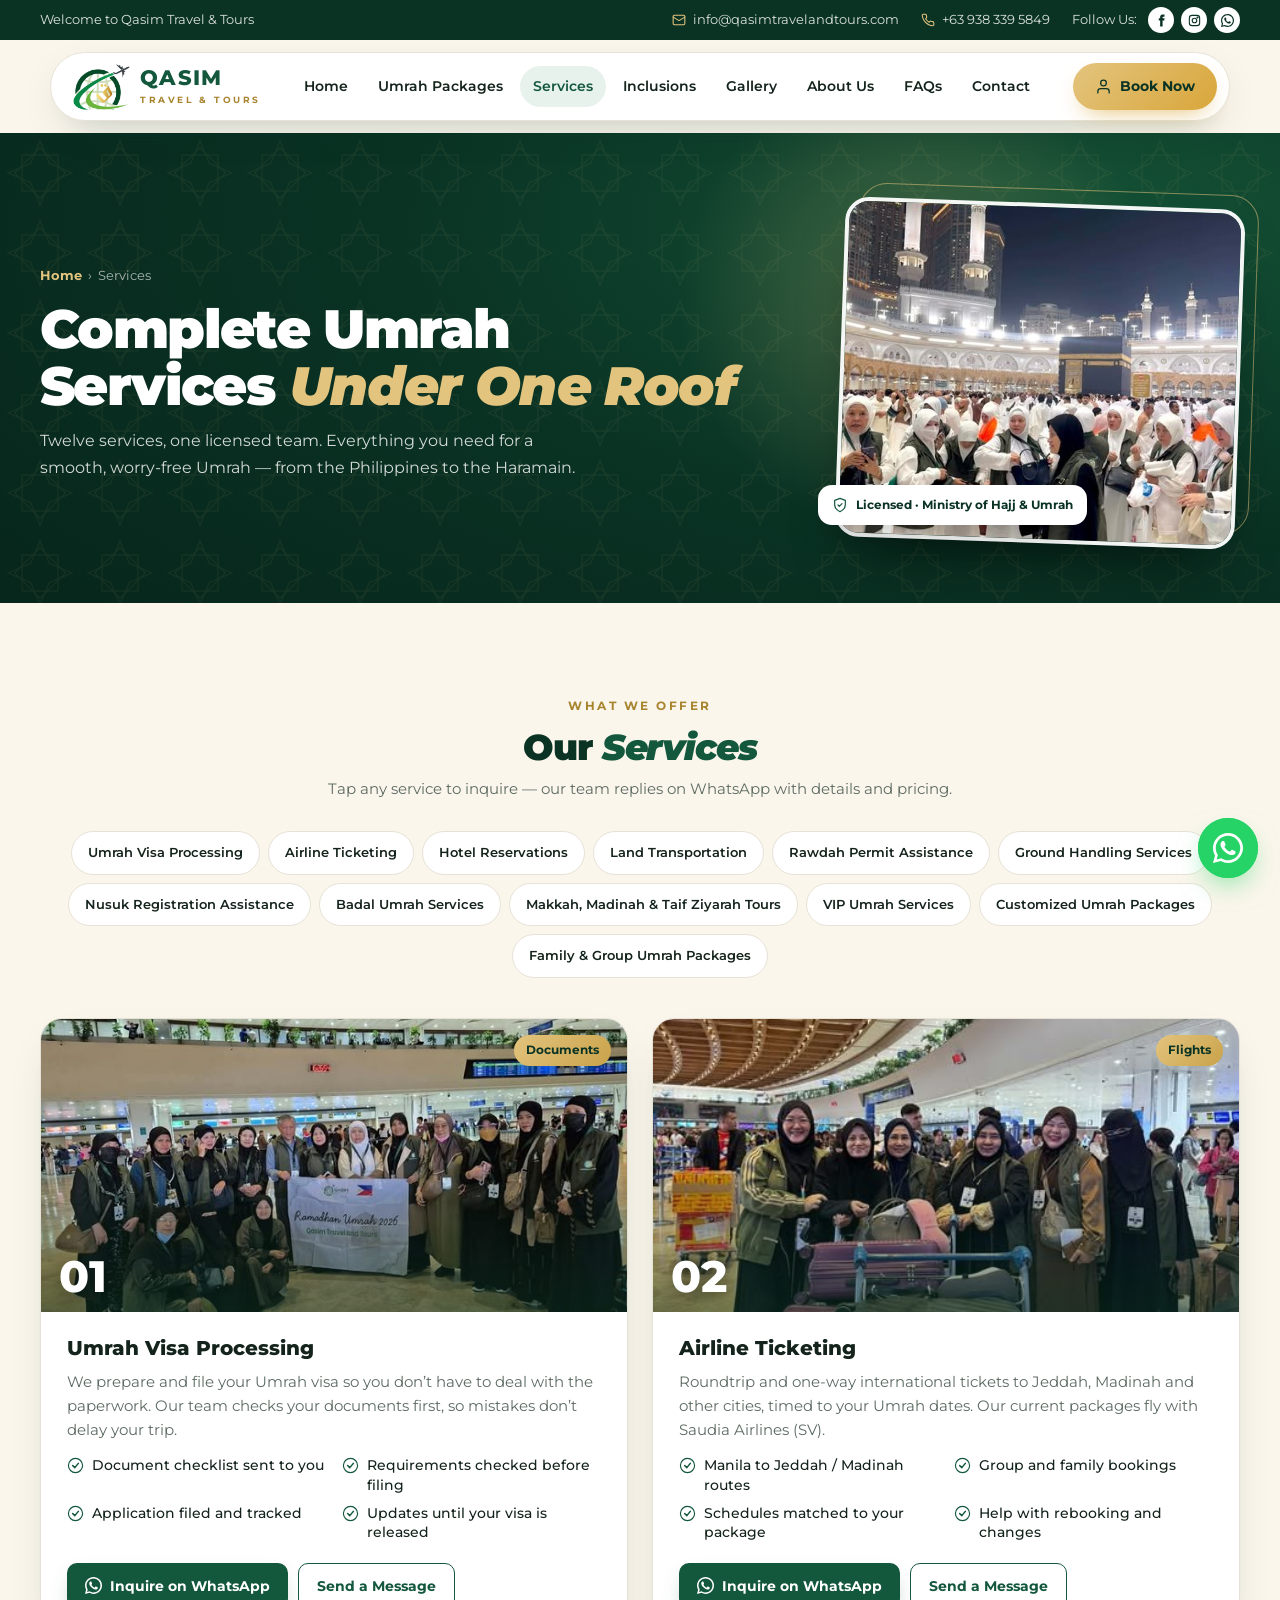
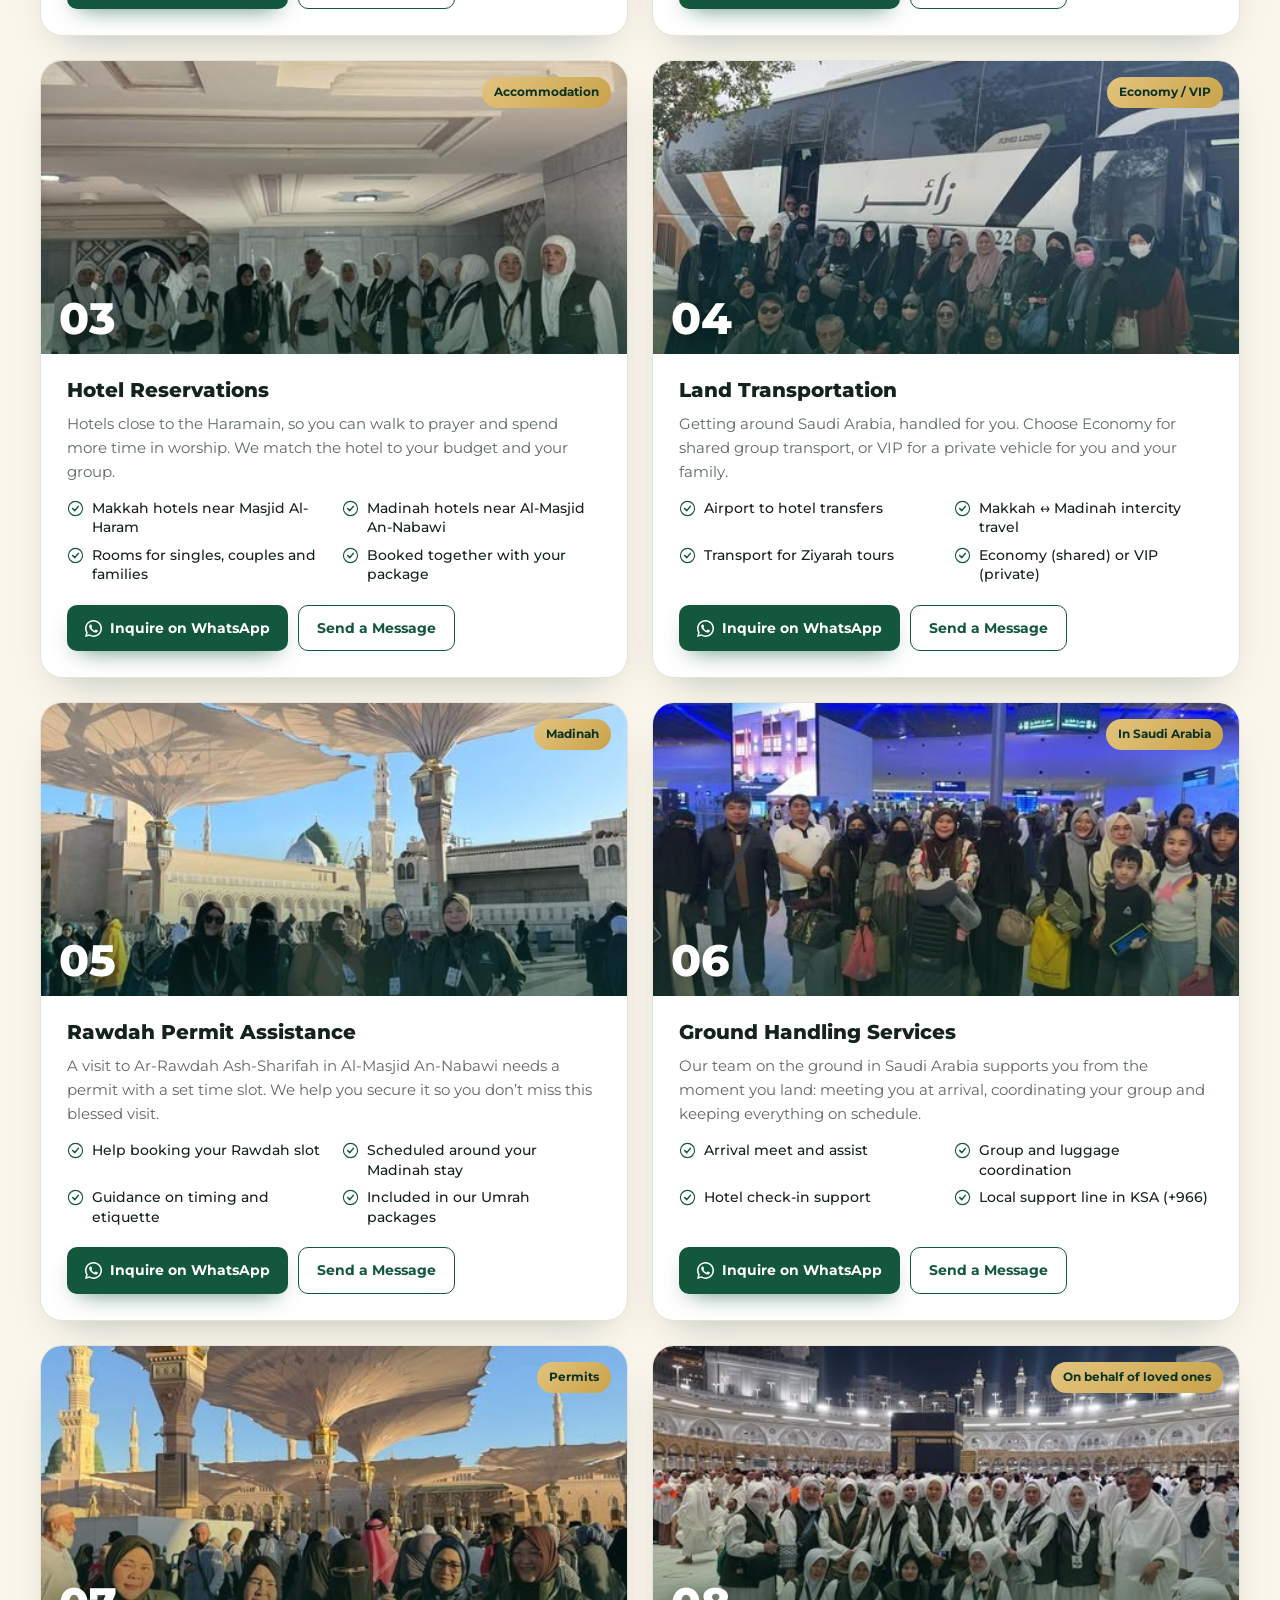
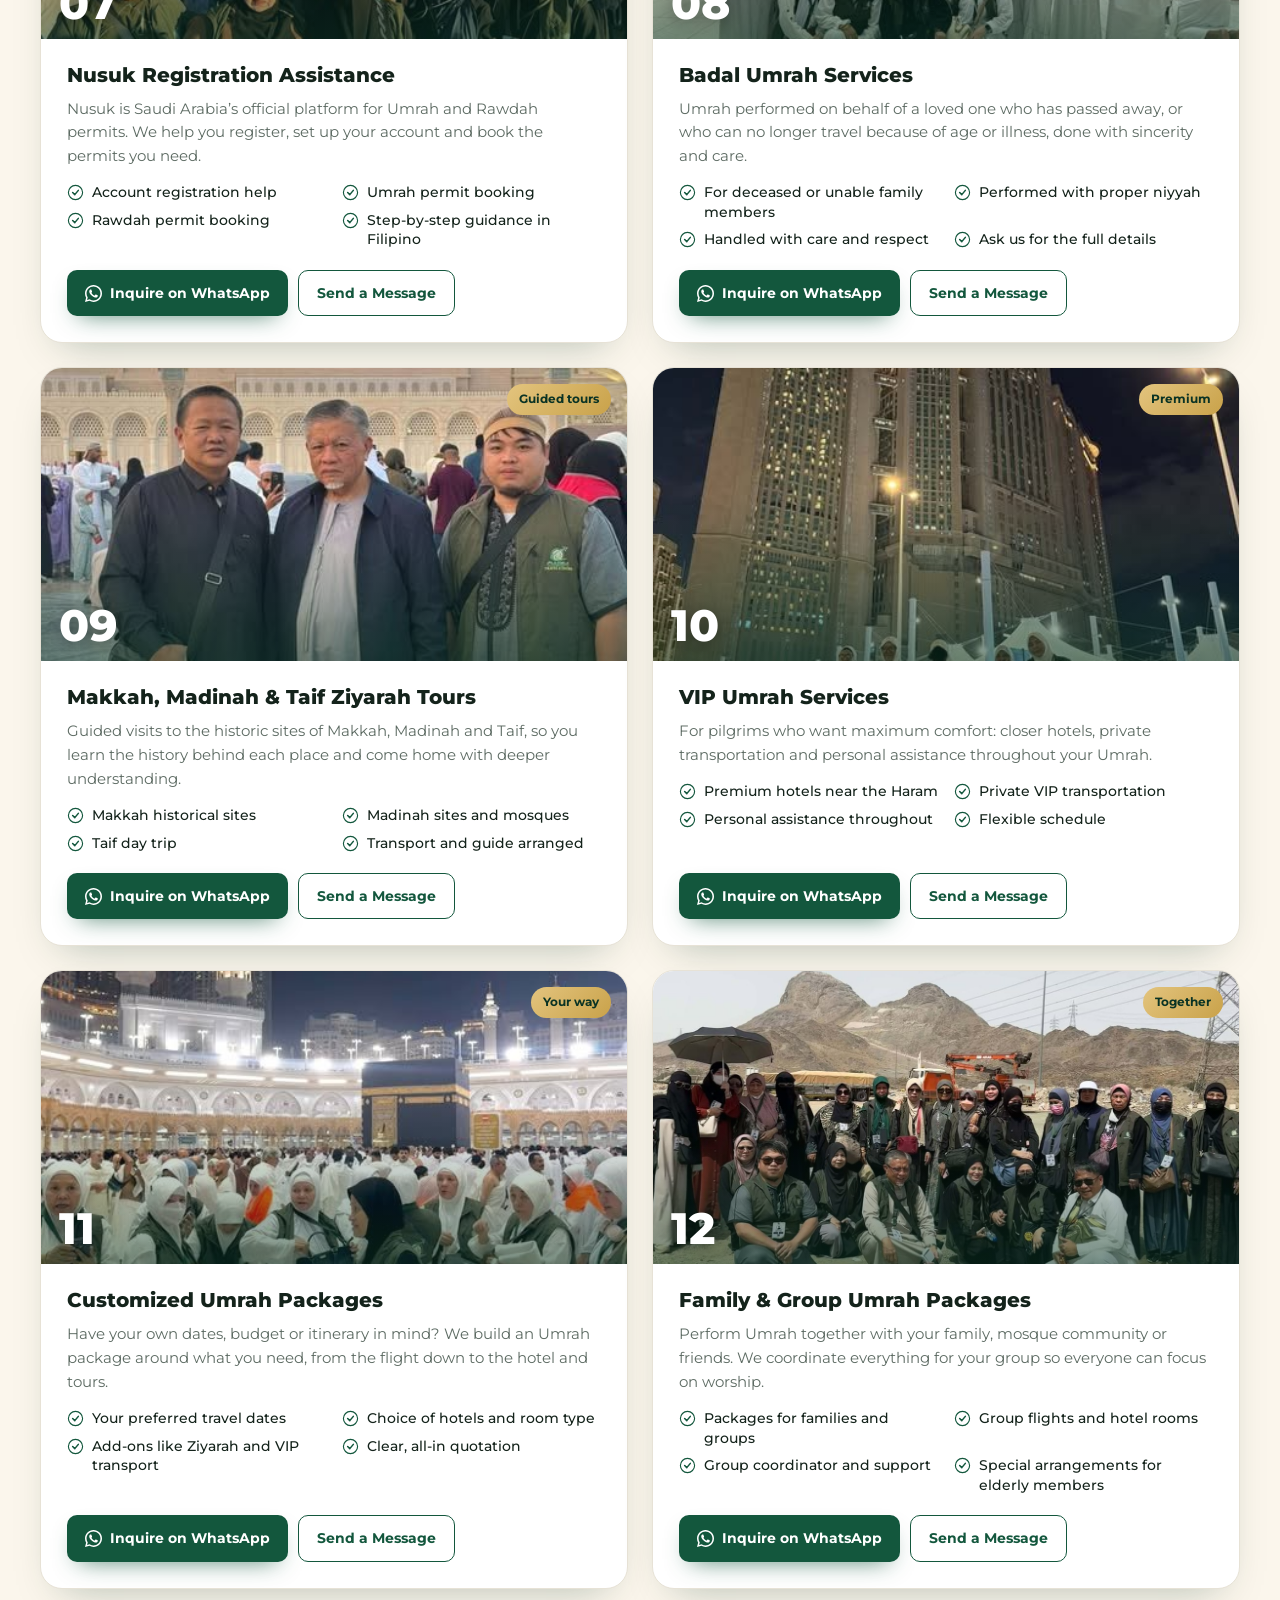
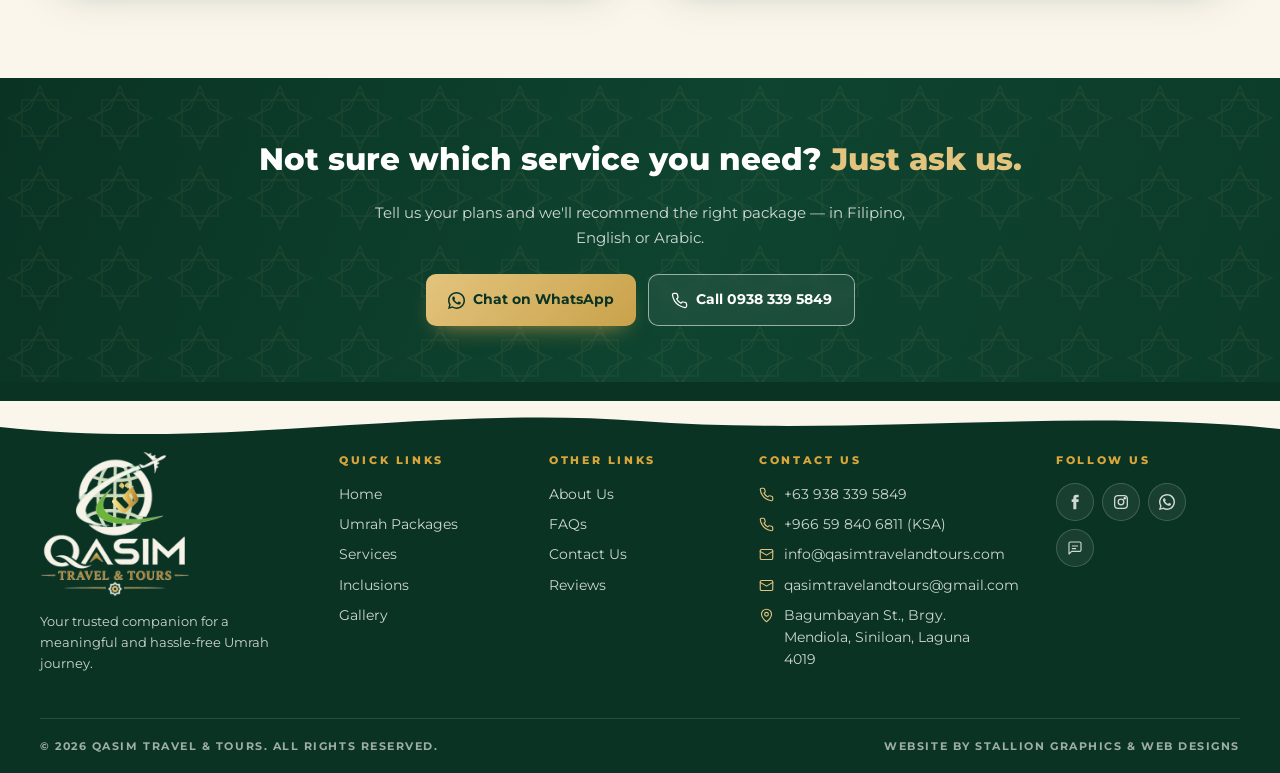
<file: services.html>
<!DOCTYPE html>
<html lang="en"><head>
<meta charset="UTF-8"><meta http-equiv="Cache-Control" content="no-cache, no-store, must-revalidate"><meta name="viewport" content="width=device-width,initial-scale=1">
<title>Our Services | Qasim Travel & Tours</title><meta name="description" content="Umrah visa processing, airline ticketing, hotel reservations, land transportation, Rawdah permit and Nusuk assistance, ground handling, Badal Umrah, Ziyarah tours, VIP, customized and family & group Umrah packages."><meta name="theme-color" content="#0A3324">
<meta property="og:title" content="Our Services | Qasim Travel & Tours"><meta property="og:description" content="Umrah visa processing, airline ticketing, hotel reservations, land transportation, Rawdah permit and Nusuk assistance, ground handling, Badal Umrah, Ziyarah tours, VIP, customized and family & group Umrah packages."><meta property="og:image" content="assets/logo-full.png">
<link rel="icon" href="assets/logo-mark.png">
<link rel="preconnect" href="https://fonts.googleapis.com"><link rel="preconnect" href="https://fonts.gstatic.com" crossorigin>
<link href="https://fonts.googleapis.com/css2?family=Montserrat:wght@400;500;600;700;800&display=swap" rel="stylesheet">
<link rel="preload" as="image" href="assets/qasim-hero.jpg" media="(min-width:641px)"><link rel="preload" as="image" href="assets/qasim-hero-m.jpg" media="(max-width:640px)"><link rel="stylesheet" href="style.css?v=1795503509"></head><body>
<svg width="0" height="0" style="position:absolute"><defs><clipPath id="archClip" clipPathUnits="objectBoundingBox"><path d="M0,1 L0,.42 C0,.3 .12,.22 .26,.17 C.38,.13 .46,.08 .5,0 C.54,.08 .62,.13 .74,.17 C.88,.22 1,.3 1,.42 L1,1 Z"/></clipPath></defs></svg>
<div class="topbar"><div class="container"><span class="tb-l">Welcome to Qasim Travel &amp; Tours</span>
  <div class="tb-r"><a class="em" href="mailto:info@qasimtravelandtours.com"><svg viewBox="0 0 24 24" fill="none" stroke="currentColor" stroke-width="1.8" stroke-linecap="round" stroke-linejoin="round"><rect x="2" y="4" width="20" height="16" rx="2"/><path d="m22 7-10 6L2 7"/></svg> info@qasimtravelandtours.com</a><a href="tel:+639383395849"><svg viewBox="0 0 24 24" fill="none" stroke="currentColor" stroke-width="1.8" stroke-linecap="round" stroke-linejoin="round"><path d="M22 16.9v3a2 2 0 0 1-2.2 2 19.8 19.8 0 0 1-8.6-3.1 19.5 19.5 0 0 1-6-6A19.8 19.8 0 0 1 2.1 4.2 2 2 0 0 1 4.1 2h3a2 2 0 0 1 2 1.7c.1.9.4 1.8.7 2.7a2 2 0 0 1-.5 2.1L8 9.8a16 16 0 0 0 6 6l1.3-1.3a2 2 0 0 1 2.1-.4c.9.3 1.8.6 2.7.7a2 2 0 0 1 1.7 2z"/></svg> +63 938 339 5849</a>
  <div class="soc"><span style="margin-right:4px">Follow Us:</span><a href="https://www.facebook.com/qasimtravelandtours" target="_blank" rel="noopener" aria-label="Facebook"><svg viewBox="0 0 24 24" fill="currentColor"><path d="M14 8V6c0-.9.6-1.1 1-1.1h2.5V1h-3.4C10.3 1 9.5 3.8 9.5 5.6V8H7v4h2.5v11h4.5V12h3.2l.4-4H14z"/></svg></a><a href="https://www.instagram.com/qasimtravelandtours" target="_blank" rel="noopener" aria-label="Instagram"><svg viewBox="0 0 24 24" fill="none" stroke="currentColor" stroke-width="2"><rect x="2.5" y="2.5" width="19" height="19" rx="5"/><circle cx="12" cy="12" r="4.2"/><circle cx="17.6" cy="6.4" r="1" fill="currentColor"/></svg></a><a href="https://wa.me/639383395849?text=Assalamu%20alaikum%2C%20Qasim%20Travel%20%26%20Tours!%20I%27d%20like%20to%20inquire%20about%20your%20Umrah%20packages." target="_blank" rel="noopener" aria-label="WhatsApp"><svg viewBox="0 0 24 24" fill="currentColor"><path d="M17.5 14.4c-.3-.1-1.8-.9-2-1-.3-.1-.5-.1-.7.1-.2.3-.8 1-.9 1.2-.2.2-.3.2-.6.1-.3-.1-1.3-.5-2.4-1.5-.9-.8-1.5-1.8-1.7-2.1-.2-.3 0-.5.1-.6l.4-.5c.2-.2.2-.3.3-.5.1-.2 0-.4 0-.5l-.9-2.2c-.2-.6-.5-.5-.7-.5h-.6c-.2 0-.5.1-.8.4-.3.3-1 1-1 2.5s1.1 2.9 1.2 3.1c.1.2 2.1 3.2 5.1 4.5.7.3 1.3.5 1.7.6.7.2 1.4.2 1.9.1.6-.1 1.8-.7 2-1.4.2-.7.2-1.3.2-1.4-.1-.1-.3-.2-.6-.3zM12 21.8c-1.8 0-3.5-.5-5-1.4l-.4-.2-3.7 1 1-3.6-.2-.4C2.7 15.6 2.2 13.8 2.2 12 2.2 6.6 6.6 2.2 12 2.2c2.6 0 5.1 1 6.9 2.9 1.8 1.8 2.9 4.3 2.9 6.9 0 5.4-4.4 9.8-9.8 9.8zM20.5 3.5C18.2 1.2 15.2 0 12 0 5.4 0 0 5.4 0 12c0 2.1.6 4.2 1.6 6L0 24l6.2-1.6c1.8 1 3.8 1.5 5.8 1.5 6.6 0 12-5.4 12-12 0-3.2-1.2-6.2-3.5-8.4z"/></svg></a></div></div>
</div></div>
<header class="hd"><div class="container">
  <a href="index.html" class="brand"><img src="assets/logo-mark.png" alt="Qasim Travel &amp; Tours"><div><b>QASIM</b><span>TRAVEL &amp; TOURS</span></div></a>
  <nav class="menu" id="menu"><a href="index.html" class="">Home</a><a href="packages.html" class="">Umrah Packages</a><a href="services.html" class="active">Services</a><a href="inclusions.html" class="">Inclusions</a><a href="gallery.html" class="">Gallery</a><a href="about.html" class="">About Us</a><a href="faq.html" class="">FAQs</a><a href="contact.html" class="">Contact</a></nav>
  <div style="display:flex;gap:10px;align-items:center"><a href="https://wa.me/639383395849?text=Assalamu%20alaikum%2C%20Qasim%20Travel%20%26%20Tours!%20I%27d%20like%20to%20inquire%20about%20your%20Umrah%20packages." target="_blank" rel="noopener" class="btn btn-green"><svg viewBox="0 0 24 24" fill="none" stroke="currentColor" stroke-width="1.8" stroke-linecap="round" stroke-linejoin="round"><path d="M20 21v-2a4 4 0 0 0-4-4H8a4 4 0 0 0-4 4v2"/><circle cx="12" cy="7" r="4"/></svg> Book Now</a><button class="burger" id="burger" aria-label="Menu"><span></span><span></span><span></span></button></div>
</div></header>
<section class="phero2"><div class="pat"></div><div class="glow"></div><div class="container"><div class="tx"><div class="crumbs"><a href="index.html">Home</a> &nbsp;›&nbsp; Services</div><h1>Complete Umrah Services <span>Under One Roof</span></h1><p>Twelve services, one licensed team. Everything you need for a smooth, worry-free Umrah — from the Philippines to the Haramain.</p></div><div class="ph"><img src="assets/gallery/b09-06.jpg" alt="Qasim Travel &amp; Tours pilgrims"><span class="tag"><svg viewBox="0 0 24 24" fill="none" stroke="currentColor" stroke-width="1.8" stroke-linecap="round" stroke-linejoin="round"><path d="M12 22s8-4 8-10V5l-8-3-8 3v7c0 6 8 10 8 10z"/><path d="m9 12 2 2 4-4"/></svg> Licensed · Ministry of Hajj &amp; Umrah</span></div></div></section>
<section class="sec"><div class="container">
  <div class="title reveal"><span class="kicker">What We Offer</span><h2>Our <span>Services</span></h2><p>Tap any service to inquire — our team replies on WhatsApp with details and pricing.</p></div>
  <div class="schips reveal"><a href="#visa">Umrah Visa Processing</a><a href="#ticketing">Airline Ticketing</a><a href="#hotels">Hotel Reservations</a><a href="#transport">Land Transportation</a><a href="#rawdah">Rawdah Permit Assistance</a><a href="#ground">Ground Handling Services</a><a href="#nusuk">Nusuk Registration Assistance</a><a href="#badal">Badal Umrah Services</a><a href="#ziyarah">Makkah, Madinah & Taif Ziyarah Tours</a><a href="#vip">VIP Umrah Services</a><a href="#custom">Customized Umrah Packages</a><a href="#group">Family & Group Umrah Packages</a></div>
  <div class="sdet"><article class="sd reveal" id="visa"><div class="im"><div class="bgimg" style="background-image:url('assets/gallery/b09-08.jpg')"></div><span class="num">01</span><span class="tg">Documents</span></div>
<div class="bd"><div class="hd2"><h3>Umrah Visa Processing</h3></div><p>We prepare and file your Umrah visa so you don’t have to deal with the paperwork. Our team checks your documents first, so mistakes don’t delay your trip.</p><ul><li><svg viewBox="0 0 24 24" fill="none" stroke="currentColor" stroke-width="2.2" stroke-linecap="round" stroke-linejoin="round"><circle cx="12" cy="12" r="10" stroke-width="1.6"/><path d="m8 12 3 3 5-6"/></svg><span>Document checklist sent to you</span></li><li><svg viewBox="0 0 24 24" fill="none" stroke="currentColor" stroke-width="2.2" stroke-linecap="round" stroke-linejoin="round"><circle cx="12" cy="12" r="10" stroke-width="1.6"/><path d="m8 12 3 3 5-6"/></svg><span>Requirements checked before filing</span></li><li><svg viewBox="0 0 24 24" fill="none" stroke="currentColor" stroke-width="2.2" stroke-linecap="round" stroke-linejoin="round"><circle cx="12" cy="12" r="10" stroke-width="1.6"/><path d="m8 12 3 3 5-6"/></svg><span>Application filed and tracked</span></li><li><svg viewBox="0 0 24 24" fill="none" stroke="currentColor" stroke-width="2.2" stroke-linecap="round" stroke-linejoin="round"><circle cx="12" cy="12" r="10" stroke-width="1.6"/><path d="m8 12 3 3 5-6"/></svg><span>Updates until your visa is released</span></li></ul>
<div class="act"><a class="btn btn-green" href="https://wa.me/639383395849?text=Assalamu%20alaikum%2C%20Qasim%20Travel%20%26%20Tours%21%20I%20would%20like%20to%20inquire%20about%20your%20Umrah%20Visa%20Processing." target="_blank" rel="noopener"><svg viewBox="0 0 24 24" fill="currentColor"><path d="M17.5 14.4c-.3-.1-1.8-.9-2-1-.3-.1-.5-.1-.7.1-.2.3-.8 1-.9 1.2-.2.2-.3.2-.6.1-.3-.1-1.3-.5-2.4-1.5-.9-.8-1.5-1.8-1.7-2.1-.2-.3 0-.5.1-.6l.4-.5c.2-.2.2-.3.3-.5.1-.2 0-.4 0-.5l-.9-2.2c-.2-.6-.5-.5-.7-.5h-.6c-.2 0-.5.1-.8.4-.3.3-1 1-1 2.5s1.1 2.9 1.2 3.1c.1.2 2.1 3.2 5.1 4.5.7.3 1.3.5 1.7.6.7.2 1.4.2 1.9.1.6-.1 1.8-.7 2-1.4.2-.7.2-1.3.2-1.4-.1-.1-.3-.2-.6-.3zM12 21.8c-1.8 0-3.5-.5-5-1.4l-.4-.2-3.7 1 1-3.6-.2-.4C2.7 15.6 2.2 13.8 2.2 12 2.2 6.6 6.6 2.2 12 2.2c2.6 0 5.1 1 6.9 2.9 1.8 1.8 2.9 4.3 2.9 6.9 0 5.4-4.4 9.8-9.8 9.8zM20.5 3.5C18.2 1.2 15.2 0 12 0 5.4 0 0 5.4 0 12c0 2.1.6 4.2 1.6 6L0 24l6.2-1.6c1.8 1 3.8 1.5 5.8 1.5 6.6 0 12-5.4 12-12 0-3.2-1.2-6.2-3.5-8.4z"/></svg> Inquire on WhatsApp</a><a class="btn btn-line" href="contact.html">Send a Message</a></div></div></article><article class="sd reveal" id="ticketing"><div class="im"><div class="bgimg" style="background-image:url('assets/gallery/b10-12.jpg')"></div><span class="num">02</span><span class="tg">Flights</span></div>
<div class="bd"><div class="hd2"><h3>Airline Ticketing</h3></div><p>Roundtrip and one-way international tickets to Jeddah, Madinah and other cities, timed to your Umrah dates. Our current packages fly with Saudia Airlines (SV).</p><ul><li><svg viewBox="0 0 24 24" fill="none" stroke="currentColor" stroke-width="2.2" stroke-linecap="round" stroke-linejoin="round"><circle cx="12" cy="12" r="10" stroke-width="1.6"/><path d="m8 12 3 3 5-6"/></svg><span>Manila to Jeddah / Madinah routes</span></li><li><svg viewBox="0 0 24 24" fill="none" stroke="currentColor" stroke-width="2.2" stroke-linecap="round" stroke-linejoin="round"><circle cx="12" cy="12" r="10" stroke-width="1.6"/><path d="m8 12 3 3 5-6"/></svg><span>Group and family bookings</span></li><li><svg viewBox="0 0 24 24" fill="none" stroke="currentColor" stroke-width="2.2" stroke-linecap="round" stroke-linejoin="round"><circle cx="12" cy="12" r="10" stroke-width="1.6"/><path d="m8 12 3 3 5-6"/></svg><span>Schedules matched to your package</span></li><li><svg viewBox="0 0 24 24" fill="none" stroke="currentColor" stroke-width="2.2" stroke-linecap="round" stroke-linejoin="round"><circle cx="12" cy="12" r="10" stroke-width="1.6"/><path d="m8 12 3 3 5-6"/></svg><span>Help with rebooking and changes</span></li></ul>
<div class="act"><a class="btn btn-green" href="https://wa.me/639383395849?text=Assalamu%20alaikum%2C%20Qasim%20Travel%20%26%20Tours%21%20I%20would%20like%20to%20inquire%20about%20your%20Airline%20Ticketing." target="_blank" rel="noopener"><svg viewBox="0 0 24 24" fill="currentColor"><path d="M17.5 14.4c-.3-.1-1.8-.9-2-1-.3-.1-.5-.1-.7.1-.2.3-.8 1-.9 1.2-.2.2-.3.2-.6.1-.3-.1-1.3-.5-2.4-1.5-.9-.8-1.5-1.8-1.7-2.1-.2-.3 0-.5.1-.6l.4-.5c.2-.2.2-.3.3-.5.1-.2 0-.4 0-.5l-.9-2.2c-.2-.6-.5-.5-.7-.5h-.6c-.2 0-.5.1-.8.4-.3.3-1 1-1 2.5s1.1 2.9 1.2 3.1c.1.2 2.1 3.2 5.1 4.5.7.3 1.3.5 1.7.6.7.2 1.4.2 1.9.1.6-.1 1.8-.7 2-1.4.2-.7.2-1.3.2-1.4-.1-.1-.3-.2-.6-.3zM12 21.8c-1.8 0-3.5-.5-5-1.4l-.4-.2-3.7 1 1-3.6-.2-.4C2.7 15.6 2.2 13.8 2.2 12 2.2 6.6 6.6 2.2 12 2.2c2.6 0 5.1 1 6.9 2.9 1.8 1.8 2.9 4.3 2.9 6.9 0 5.4-4.4 9.8-9.8 9.8zM20.5 3.5C18.2 1.2 15.2 0 12 0 5.4 0 0 5.4 0 12c0 2.1.6 4.2 1.6 6L0 24l6.2-1.6c1.8 1 3.8 1.5 5.8 1.5 6.6 0 12-5.4 12-12 0-3.2-1.2-6.2-3.5-8.4z"/></svg> Inquire on WhatsApp</a><a class="btn btn-line" href="contact.html">Send a Message</a></div></div></article><article class="sd reveal" id="hotels"><div class="im"><div class="bgimg" style="background-image:url('assets/gallery/b09-04.jpg')"></div><span class="num">03</span><span class="tg">Accommodation</span></div>
<div class="bd"><div class="hd2"><h3>Hotel Reservations</h3></div><p>Hotels close to the Haramain, so you can walk to prayer and spend more time in worship. We match the hotel to your budget and your group.</p><ul><li><svg viewBox="0 0 24 24" fill="none" stroke="currentColor" stroke-width="2.2" stroke-linecap="round" stroke-linejoin="round"><circle cx="12" cy="12" r="10" stroke-width="1.6"/><path d="m8 12 3 3 5-6"/></svg><span>Makkah hotels near Masjid Al-Haram</span></li><li><svg viewBox="0 0 24 24" fill="none" stroke="currentColor" stroke-width="2.2" stroke-linecap="round" stroke-linejoin="round"><circle cx="12" cy="12" r="10" stroke-width="1.6"/><path d="m8 12 3 3 5-6"/></svg><span>Madinah hotels near Al-Masjid An-Nabawi</span></li><li><svg viewBox="0 0 24 24" fill="none" stroke="currentColor" stroke-width="2.2" stroke-linecap="round" stroke-linejoin="round"><circle cx="12" cy="12" r="10" stroke-width="1.6"/><path d="m8 12 3 3 5-6"/></svg><span>Rooms for singles, couples and families</span></li><li><svg viewBox="0 0 24 24" fill="none" stroke="currentColor" stroke-width="2.2" stroke-linecap="round" stroke-linejoin="round"><circle cx="12" cy="12" r="10" stroke-width="1.6"/><path d="m8 12 3 3 5-6"/></svg><span>Booked together with your package</span></li></ul>
<div class="act"><a class="btn btn-green" href="https://wa.me/639383395849?text=Assalamu%20alaikum%2C%20Qasim%20Travel%20%26%20Tours%21%20I%20would%20like%20to%20inquire%20about%20your%20Hotel%20Reservations." target="_blank" rel="noopener"><svg viewBox="0 0 24 24" fill="currentColor"><path d="M17.5 14.4c-.3-.1-1.8-.9-2-1-.3-.1-.5-.1-.7.1-.2.3-.8 1-.9 1.2-.2.2-.3.2-.6.1-.3-.1-1.3-.5-2.4-1.5-.9-.8-1.5-1.8-1.7-2.1-.2-.3 0-.5.1-.6l.4-.5c.2-.2.2-.3.3-.5.1-.2 0-.4 0-.5l-.9-2.2c-.2-.6-.5-.5-.7-.5h-.6c-.2 0-.5.1-.8.4-.3.3-1 1-1 2.5s1.1 2.9 1.2 3.1c.1.2 2.1 3.2 5.1 4.5.7.3 1.3.5 1.7.6.7.2 1.4.2 1.9.1.6-.1 1.8-.7 2-1.4.2-.7.2-1.3.2-1.4-.1-.1-.3-.2-.6-.3zM12 21.8c-1.8 0-3.5-.5-5-1.4l-.4-.2-3.7 1 1-3.6-.2-.4C2.7 15.6 2.2 13.8 2.2 12 2.2 6.6 6.6 2.2 12 2.2c2.6 0 5.1 1 6.9 2.9 1.8 1.8 2.9 4.3 2.9 6.9 0 5.4-4.4 9.8-9.8 9.8zM20.5 3.5C18.2 1.2 15.2 0 12 0 5.4 0 0 5.4 0 12c0 2.1.6 4.2 1.6 6L0 24l6.2-1.6c1.8 1 3.8 1.5 5.8 1.5 6.6 0 12-5.4 12-12 0-3.2-1.2-6.2-3.5-8.4z"/></svg> Inquire on WhatsApp</a><a class="btn btn-line" href="contact.html">Send a Message</a></div></div></article><article class="sd reveal" id="transport"><div class="im"><div class="bgimg" style="background-image:url('assets/gallery/b08-06.jpg')"></div><span class="num">04</span><span class="tg">Economy / VIP</span></div>
<div class="bd"><div class="hd2"><h3>Land Transportation</h3></div><p>Getting around Saudi Arabia, handled for you. Choose Economy for shared group transport, or VIP for a private vehicle for you and your family.</p><ul><li><svg viewBox="0 0 24 24" fill="none" stroke="currentColor" stroke-width="2.2" stroke-linecap="round" stroke-linejoin="round"><circle cx="12" cy="12" r="10" stroke-width="1.6"/><path d="m8 12 3 3 5-6"/></svg><span>Airport to hotel transfers</span></li><li><svg viewBox="0 0 24 24" fill="none" stroke="currentColor" stroke-width="2.2" stroke-linecap="round" stroke-linejoin="round"><circle cx="12" cy="12" r="10" stroke-width="1.6"/><path d="m8 12 3 3 5-6"/></svg><span>Makkah ↔ Madinah intercity travel</span></li><li><svg viewBox="0 0 24 24" fill="none" stroke="currentColor" stroke-width="2.2" stroke-linecap="round" stroke-linejoin="round"><circle cx="12" cy="12" r="10" stroke-width="1.6"/><path d="m8 12 3 3 5-6"/></svg><span>Transport for Ziyarah tours</span></li><li><svg viewBox="0 0 24 24" fill="none" stroke="currentColor" stroke-width="2.2" stroke-linecap="round" stroke-linejoin="round"><circle cx="12" cy="12" r="10" stroke-width="1.6"/><path d="m8 12 3 3 5-6"/></svg><span>Economy (shared) or VIP (private)</span></li></ul>
<div class="act"><a class="btn btn-green" href="https://wa.me/639383395849?text=Assalamu%20alaikum%2C%20Qasim%20Travel%20%26%20Tours%21%20I%20would%20like%20to%20inquire%20about%20your%20Land%20Transportation." target="_blank" rel="noopener"><svg viewBox="0 0 24 24" fill="currentColor"><path d="M17.5 14.4c-.3-.1-1.8-.9-2-1-.3-.1-.5-.1-.7.1-.2.3-.8 1-.9 1.2-.2.2-.3.2-.6.1-.3-.1-1.3-.5-2.4-1.5-.9-.8-1.5-1.8-1.7-2.1-.2-.3 0-.5.1-.6l.4-.5c.2-.2.2-.3.3-.5.1-.2 0-.4 0-.5l-.9-2.2c-.2-.6-.5-.5-.7-.5h-.6c-.2 0-.5.1-.8.4-.3.3-1 1-1 2.5s1.1 2.9 1.2 3.1c.1.2 2.1 3.2 5.1 4.5.7.3 1.3.5 1.7.6.7.2 1.4.2 1.9.1.6-.1 1.8-.7 2-1.4.2-.7.2-1.3.2-1.4-.1-.1-.3-.2-.6-.3zM12 21.8c-1.8 0-3.5-.5-5-1.4l-.4-.2-3.7 1 1-3.6-.2-.4C2.7 15.6 2.2 13.8 2.2 12 2.2 6.6 6.6 2.2 12 2.2c2.6 0 5.1 1 6.9 2.9 1.8 1.8 2.9 4.3 2.9 6.9 0 5.4-4.4 9.8-9.8 9.8zM20.5 3.5C18.2 1.2 15.2 0 12 0 5.4 0 0 5.4 0 12c0 2.1.6 4.2 1.6 6L0 24l6.2-1.6c1.8 1 3.8 1.5 5.8 1.5 6.6 0 12-5.4 12-12 0-3.2-1.2-6.2-3.5-8.4z"/></svg> Inquire on WhatsApp</a><a class="btn btn-line" href="contact.html">Send a Message</a></div></div></article><article class="sd reveal" id="rawdah"><div class="im"><div class="bgimg" style="background-image:url('assets/gallery/b10-01.jpg')"></div><span class="num">05</span><span class="tg">Madinah</span></div>
<div class="bd"><div class="hd2"><h3>Rawdah Permit Assistance</h3></div><p>A visit to Ar-Rawdah Ash-Sharifah in Al-Masjid An-Nabawi needs a permit with a set time slot. We help you secure it so you don’t miss this blessed visit.</p><ul><li><svg viewBox="0 0 24 24" fill="none" stroke="currentColor" stroke-width="2.2" stroke-linecap="round" stroke-linejoin="round"><circle cx="12" cy="12" r="10" stroke-width="1.6"/><path d="m8 12 3 3 5-6"/></svg><span>Help booking your Rawdah slot</span></li><li><svg viewBox="0 0 24 24" fill="none" stroke="currentColor" stroke-width="2.2" stroke-linecap="round" stroke-linejoin="round"><circle cx="12" cy="12" r="10" stroke-width="1.6"/><path d="m8 12 3 3 5-6"/></svg><span>Scheduled around your Madinah stay</span></li><li><svg viewBox="0 0 24 24" fill="none" stroke="currentColor" stroke-width="2.2" stroke-linecap="round" stroke-linejoin="round"><circle cx="12" cy="12" r="10" stroke-width="1.6"/><path d="m8 12 3 3 5-6"/></svg><span>Guidance on timing and etiquette</span></li><li><svg viewBox="0 0 24 24" fill="none" stroke="currentColor" stroke-width="2.2" stroke-linecap="round" stroke-linejoin="round"><circle cx="12" cy="12" r="10" stroke-width="1.6"/><path d="m8 12 3 3 5-6"/></svg><span>Included in our Umrah packages</span></li></ul>
<div class="act"><a class="btn btn-green" href="https://wa.me/639383395849?text=Assalamu%20alaikum%2C%20Qasim%20Travel%20%26%20Tours%21%20I%20would%20like%20to%20inquire%20about%20your%20Rawdah%20Permit%20Assistance." target="_blank" rel="noopener"><svg viewBox="0 0 24 24" fill="currentColor"><path d="M17.5 14.4c-.3-.1-1.8-.9-2-1-.3-.1-.5-.1-.7.1-.2.3-.8 1-.9 1.2-.2.2-.3.2-.6.1-.3-.1-1.3-.5-2.4-1.5-.9-.8-1.5-1.8-1.7-2.1-.2-.3 0-.5.1-.6l.4-.5c.2-.2.2-.3.3-.5.1-.2 0-.4 0-.5l-.9-2.2c-.2-.6-.5-.5-.7-.5h-.6c-.2 0-.5.1-.8.4-.3.3-1 1-1 2.5s1.1 2.9 1.2 3.1c.1.2 2.1 3.2 5.1 4.5.7.3 1.3.5 1.7.6.7.2 1.4.2 1.9.1.6-.1 1.8-.7 2-1.4.2-.7.2-1.3.2-1.4-.1-.1-.3-.2-.6-.3zM12 21.8c-1.8 0-3.5-.5-5-1.4l-.4-.2-3.7 1 1-3.6-.2-.4C2.7 15.6 2.2 13.8 2.2 12 2.2 6.6 6.6 2.2 12 2.2c2.6 0 5.1 1 6.9 2.9 1.8 1.8 2.9 4.3 2.9 6.9 0 5.4-4.4 9.8-9.8 9.8zM20.5 3.5C18.2 1.2 15.2 0 12 0 5.4 0 0 5.4 0 12c0 2.1.6 4.2 1.6 6L0 24l6.2-1.6c1.8 1 3.8 1.5 5.8 1.5 6.6 0 12-5.4 12-12 0-3.2-1.2-6.2-3.5-8.4z"/></svg> Inquire on WhatsApp</a><a class="btn btn-line" href="contact.html">Send a Message</a></div></div></article><article class="sd reveal" id="ground"><div class="im"><div class="bgimg" style="background-image:url('assets/gallery/b08-12.jpg')"></div><span class="num">06</span><span class="tg">In Saudi Arabia</span></div>
<div class="bd"><div class="hd2"><h3>Ground Handling Services</h3></div><p>Our team on the ground in Saudi Arabia supports you from the moment you land: meeting you at arrival, coordinating your group and keeping everything on schedule.</p><ul><li><svg viewBox="0 0 24 24" fill="none" stroke="currentColor" stroke-width="2.2" stroke-linecap="round" stroke-linejoin="round"><circle cx="12" cy="12" r="10" stroke-width="1.6"/><path d="m8 12 3 3 5-6"/></svg><span>Arrival meet and assist</span></li><li><svg viewBox="0 0 24 24" fill="none" stroke="currentColor" stroke-width="2.2" stroke-linecap="round" stroke-linejoin="round"><circle cx="12" cy="12" r="10" stroke-width="1.6"/><path d="m8 12 3 3 5-6"/></svg><span>Group and luggage coordination</span></li><li><svg viewBox="0 0 24 24" fill="none" stroke="currentColor" stroke-width="2.2" stroke-linecap="round" stroke-linejoin="round"><circle cx="12" cy="12" r="10" stroke-width="1.6"/><path d="m8 12 3 3 5-6"/></svg><span>Hotel check-in support</span></li><li><svg viewBox="0 0 24 24" fill="none" stroke="currentColor" stroke-width="2.2" stroke-linecap="round" stroke-linejoin="round"><circle cx="12" cy="12" r="10" stroke-width="1.6"/><path d="m8 12 3 3 5-6"/></svg><span>Local support line in KSA (+966)</span></li></ul>
<div class="act"><a class="btn btn-green" href="https://wa.me/639383395849?text=Assalamu%20alaikum%2C%20Qasim%20Travel%20%26%20Tours%21%20I%20would%20like%20to%20inquire%20about%20your%20Ground%20Handling%20Services." target="_blank" rel="noopener"><svg viewBox="0 0 24 24" fill="currentColor"><path d="M17.5 14.4c-.3-.1-1.8-.9-2-1-.3-.1-.5-.1-.7.1-.2.3-.8 1-.9 1.2-.2.2-.3.2-.6.1-.3-.1-1.3-.5-2.4-1.5-.9-.8-1.5-1.8-1.7-2.1-.2-.3 0-.5.1-.6l.4-.5c.2-.2.2-.3.3-.5.1-.2 0-.4 0-.5l-.9-2.2c-.2-.6-.5-.5-.7-.5h-.6c-.2 0-.5.1-.8.4-.3.3-1 1-1 2.5s1.1 2.9 1.2 3.1c.1.2 2.1 3.2 5.1 4.5.7.3 1.3.5 1.7.6.7.2 1.4.2 1.9.1.6-.1 1.8-.7 2-1.4.2-.7.2-1.3.2-1.4-.1-.1-.3-.2-.6-.3zM12 21.8c-1.8 0-3.5-.5-5-1.4l-.4-.2-3.7 1 1-3.6-.2-.4C2.7 15.6 2.2 13.8 2.2 12 2.2 6.6 6.6 2.2 12 2.2c2.6 0 5.1 1 6.9 2.9 1.8 1.8 2.9 4.3 2.9 6.9 0 5.4-4.4 9.8-9.8 9.8zM20.5 3.5C18.2 1.2 15.2 0 12 0 5.4 0 0 5.4 0 12c0 2.1.6 4.2 1.6 6L0 24l6.2-1.6c1.8 1 3.8 1.5 5.8 1.5 6.6 0 12-5.4 12-12 0-3.2-1.2-6.2-3.5-8.4z"/></svg> Inquire on WhatsApp</a><a class="btn btn-line" href="contact.html">Send a Message</a></div></div></article><article class="sd reveal" id="nusuk"><div class="im"><div class="bgimg" style="background-image:url('assets/gallery/b10-14.jpg')"></div><span class="num">07</span><span class="tg">Permits</span></div>
<div class="bd"><div class="hd2"><h3>Nusuk Registration Assistance</h3></div><p>Nusuk is Saudi Arabia’s official platform for Umrah and Rawdah permits. We help you register, set up your account and book the permits you need.</p><ul><li><svg viewBox="0 0 24 24" fill="none" stroke="currentColor" stroke-width="2.2" stroke-linecap="round" stroke-linejoin="round"><circle cx="12" cy="12" r="10" stroke-width="1.6"/><path d="m8 12 3 3 5-6"/></svg><span>Account registration help</span></li><li><svg viewBox="0 0 24 24" fill="none" stroke="currentColor" stroke-width="2.2" stroke-linecap="round" stroke-linejoin="round"><circle cx="12" cy="12" r="10" stroke-width="1.6"/><path d="m8 12 3 3 5-6"/></svg><span>Umrah permit booking</span></li><li><svg viewBox="0 0 24 24" fill="none" stroke="currentColor" stroke-width="2.2" stroke-linecap="round" stroke-linejoin="round"><circle cx="12" cy="12" r="10" stroke-width="1.6"/><path d="m8 12 3 3 5-6"/></svg><span>Rawdah permit booking</span></li><li><svg viewBox="0 0 24 24" fill="none" stroke="currentColor" stroke-width="2.2" stroke-linecap="round" stroke-linejoin="round"><circle cx="12" cy="12" r="10" stroke-width="1.6"/><path d="m8 12 3 3 5-6"/></svg><span>Step-by-step guidance in Filipino</span></li></ul>
<div class="act"><a class="btn btn-green" href="https://wa.me/639383395849?text=Assalamu%20alaikum%2C%20Qasim%20Travel%20%26%20Tours%21%20I%20would%20like%20to%20inquire%20about%20your%20Nusuk%20Registration%20Assistance." target="_blank" rel="noopener"><svg viewBox="0 0 24 24" fill="currentColor"><path d="M17.5 14.4c-.3-.1-1.8-.9-2-1-.3-.1-.5-.1-.7.1-.2.3-.8 1-.9 1.2-.2.2-.3.2-.6.1-.3-.1-1.3-.5-2.4-1.5-.9-.8-1.5-1.8-1.7-2.1-.2-.3 0-.5.1-.6l.4-.5c.2-.2.2-.3.3-.5.1-.2 0-.4 0-.5l-.9-2.2c-.2-.6-.5-.5-.7-.5h-.6c-.2 0-.5.1-.8.4-.3.3-1 1-1 2.5s1.1 2.9 1.2 3.1c.1.2 2.1 3.2 5.1 4.5.7.3 1.3.5 1.7.6.7.2 1.4.2 1.9.1.6-.1 1.8-.7 2-1.4.2-.7.2-1.3.2-1.4-.1-.1-.3-.2-.6-.3zM12 21.8c-1.8 0-3.5-.5-5-1.4l-.4-.2-3.7 1 1-3.6-.2-.4C2.7 15.6 2.2 13.8 2.2 12 2.2 6.6 6.6 2.2 12 2.2c2.6 0 5.1 1 6.9 2.9 1.8 1.8 2.9 4.3 2.9 6.9 0 5.4-4.4 9.8-9.8 9.8zM20.5 3.5C18.2 1.2 15.2 0 12 0 5.4 0 0 5.4 0 12c0 2.1.6 4.2 1.6 6L0 24l6.2-1.6c1.8 1 3.8 1.5 5.8 1.5 6.6 0 12-5.4 12-12 0-3.2-1.2-6.2-3.5-8.4z"/></svg> Inquire on WhatsApp</a><a class="btn btn-line" href="contact.html">Send a Message</a></div></div></article><article class="sd reveal" id="badal"><div class="im"><div class="bgimg" style="background-image:url('assets/gallery/b09-05.jpg')"></div><span class="num">08</span><span class="tg">On behalf of loved ones</span></div>
<div class="bd"><div class="hd2"><h3>Badal Umrah Services</h3></div><p>Umrah performed on behalf of a loved one who has passed away, or who can no longer travel because of age or illness, done with sincerity and care.</p><ul><li><svg viewBox="0 0 24 24" fill="none" stroke="currentColor" stroke-width="2.2" stroke-linecap="round" stroke-linejoin="round"><circle cx="12" cy="12" r="10" stroke-width="1.6"/><path d="m8 12 3 3 5-6"/></svg><span>For deceased or unable family members</span></li><li><svg viewBox="0 0 24 24" fill="none" stroke="currentColor" stroke-width="2.2" stroke-linecap="round" stroke-linejoin="round"><circle cx="12" cy="12" r="10" stroke-width="1.6"/><path d="m8 12 3 3 5-6"/></svg><span>Performed with proper niyyah</span></li><li><svg viewBox="0 0 24 24" fill="none" stroke="currentColor" stroke-width="2.2" stroke-linecap="round" stroke-linejoin="round"><circle cx="12" cy="12" r="10" stroke-width="1.6"/><path d="m8 12 3 3 5-6"/></svg><span>Handled with care and respect</span></li><li><svg viewBox="0 0 24 24" fill="none" stroke="currentColor" stroke-width="2.2" stroke-linecap="round" stroke-linejoin="round"><circle cx="12" cy="12" r="10" stroke-width="1.6"/><path d="m8 12 3 3 5-6"/></svg><span>Ask us for the full details</span></li></ul>
<div class="act"><a class="btn btn-green" href="https://wa.me/639383395849?text=Assalamu%20alaikum%2C%20Qasim%20Travel%20%26%20Tours%21%20I%20would%20like%20to%20inquire%20about%20your%20Badal%20Umrah%20Services." target="_blank" rel="noopener"><svg viewBox="0 0 24 24" fill="currentColor"><path d="M17.5 14.4c-.3-.1-1.8-.9-2-1-.3-.1-.5-.1-.7.1-.2.3-.8 1-.9 1.2-.2.2-.3.2-.6.1-.3-.1-1.3-.5-2.4-1.5-.9-.8-1.5-1.8-1.7-2.1-.2-.3 0-.5.1-.6l.4-.5c.2-.2.2-.3.3-.5.1-.2 0-.4 0-.5l-.9-2.2c-.2-.6-.5-.5-.7-.5h-.6c-.2 0-.5.1-.8.4-.3.3-1 1-1 2.5s1.1 2.9 1.2 3.1c.1.2 2.1 3.2 5.1 4.5.7.3 1.3.5 1.7.6.7.2 1.4.2 1.9.1.6-.1 1.8-.7 2-1.4.2-.7.2-1.3.2-1.4-.1-.1-.3-.2-.6-.3zM12 21.8c-1.8 0-3.5-.5-5-1.4l-.4-.2-3.7 1 1-3.6-.2-.4C2.7 15.6 2.2 13.8 2.2 12 2.2 6.6 6.6 2.2 12 2.2c2.6 0 5.1 1 6.9 2.9 1.8 1.8 2.9 4.3 2.9 6.9 0 5.4-4.4 9.8-9.8 9.8zM20.5 3.5C18.2 1.2 15.2 0 12 0 5.4 0 0 5.4 0 12c0 2.1.6 4.2 1.6 6L0 24l6.2-1.6c1.8 1 3.8 1.5 5.8 1.5 6.6 0 12-5.4 12-12 0-3.2-1.2-6.2-3.5-8.4z"/></svg> Inquire on WhatsApp</a><a class="btn btn-line" href="contact.html">Send a Message</a></div></div></article><article class="sd reveal" id="ziyarah"><div class="im"><div class="bgimg" style="background-image:url('assets/gallery/b03-01.jpg')"></div><span class="num">09</span><span class="tg">Guided tours</span></div>
<div class="bd"><div class="hd2"><h3>Makkah, Madinah & Taif Ziyarah Tours</h3></div><p>Guided visits to the historic sites of Makkah, Madinah and Taif, so you learn the history behind each place and come home with deeper understanding.</p><ul><li><svg viewBox="0 0 24 24" fill="none" stroke="currentColor" stroke-width="2.2" stroke-linecap="round" stroke-linejoin="round"><circle cx="12" cy="12" r="10" stroke-width="1.6"/><path d="m8 12 3 3 5-6"/></svg><span>Makkah historical sites</span></li><li><svg viewBox="0 0 24 24" fill="none" stroke="currentColor" stroke-width="2.2" stroke-linecap="round" stroke-linejoin="round"><circle cx="12" cy="12" r="10" stroke-width="1.6"/><path d="m8 12 3 3 5-6"/></svg><span>Madinah sites and mosques</span></li><li><svg viewBox="0 0 24 24" fill="none" stroke="currentColor" stroke-width="2.2" stroke-linecap="round" stroke-linejoin="round"><circle cx="12" cy="12" r="10" stroke-width="1.6"/><path d="m8 12 3 3 5-6"/></svg><span>Taif day trip</span></li><li><svg viewBox="0 0 24 24" fill="none" stroke="currentColor" stroke-width="2.2" stroke-linecap="round" stroke-linejoin="round"><circle cx="12" cy="12" r="10" stroke-width="1.6"/><path d="m8 12 3 3 5-6"/></svg><span>Transport and guide arranged</span></li></ul>
<div class="act"><a class="btn btn-green" href="https://wa.me/639383395849?text=Assalamu%20alaikum%2C%20Qasim%20Travel%20%26%20Tours%21%20I%20would%20like%20to%20inquire%20about%20your%20Makkah%2C%20Madinah%20%26%20Taif%20Ziyarah%20Tours." target="_blank" rel="noopener"><svg viewBox="0 0 24 24" fill="currentColor"><path d="M17.5 14.4c-.3-.1-1.8-.9-2-1-.3-.1-.5-.1-.7.1-.2.3-.8 1-.9 1.2-.2.2-.3.2-.6.1-.3-.1-1.3-.5-2.4-1.5-.9-.8-1.5-1.8-1.7-2.1-.2-.3 0-.5.1-.6l.4-.5c.2-.2.2-.3.3-.5.1-.2 0-.4 0-.5l-.9-2.2c-.2-.6-.5-.5-.7-.5h-.6c-.2 0-.5.1-.8.4-.3.3-1 1-1 2.5s1.1 2.9 1.2 3.1c.1.2 2.1 3.2 5.1 4.5.7.3 1.3.5 1.7.6.7.2 1.4.2 1.9.1.6-.1 1.8-.7 2-1.4.2-.7.2-1.3.2-1.4-.1-.1-.3-.2-.6-.3zM12 21.8c-1.8 0-3.5-.5-5-1.4l-.4-.2-3.7 1 1-3.6-.2-.4C2.7 15.6 2.2 13.8 2.2 12 2.2 6.6 6.6 2.2 12 2.2c2.6 0 5.1 1 6.9 2.9 1.8 1.8 2.9 4.3 2.9 6.9 0 5.4-4.4 9.8-9.8 9.8zM20.5 3.5C18.2 1.2 15.2 0 12 0 5.4 0 0 5.4 0 12c0 2.1.6 4.2 1.6 6L0 24l6.2-1.6c1.8 1 3.8 1.5 5.8 1.5 6.6 0 12-5.4 12-12 0-3.2-1.2-6.2-3.5-8.4z"/></svg> Inquire on WhatsApp</a><a class="btn btn-line" href="contact.html">Send a Message</a></div></div></article><article class="sd reveal" id="vip"><div class="im"><div class="bgimg" style="background-image:url('assets/gallery/b10-10.jpg')"></div><span class="num">10</span><span class="tg">Premium</span></div>
<div class="bd"><div class="hd2"><h3>VIP Umrah Services</h3></div><p>For pilgrims who want maximum comfort: closer hotels, private transportation and personal assistance throughout your Umrah.</p><ul><li><svg viewBox="0 0 24 24" fill="none" stroke="currentColor" stroke-width="2.2" stroke-linecap="round" stroke-linejoin="round"><circle cx="12" cy="12" r="10" stroke-width="1.6"/><path d="m8 12 3 3 5-6"/></svg><span>Premium hotels near the Haram</span></li><li><svg viewBox="0 0 24 24" fill="none" stroke="currentColor" stroke-width="2.2" stroke-linecap="round" stroke-linejoin="round"><circle cx="12" cy="12" r="10" stroke-width="1.6"/><path d="m8 12 3 3 5-6"/></svg><span>Private VIP transportation</span></li><li><svg viewBox="0 0 24 24" fill="none" stroke="currentColor" stroke-width="2.2" stroke-linecap="round" stroke-linejoin="round"><circle cx="12" cy="12" r="10" stroke-width="1.6"/><path d="m8 12 3 3 5-6"/></svg><span>Personal assistance throughout</span></li><li><svg viewBox="0 0 24 24" fill="none" stroke="currentColor" stroke-width="2.2" stroke-linecap="round" stroke-linejoin="round"><circle cx="12" cy="12" r="10" stroke-width="1.6"/><path d="m8 12 3 3 5-6"/></svg><span>Flexible schedule</span></li></ul>
<div class="act"><a class="btn btn-green" href="https://wa.me/639383395849?text=Assalamu%20alaikum%2C%20Qasim%20Travel%20%26%20Tours%21%20I%20would%20like%20to%20inquire%20about%20your%20VIP%20Umrah%20Services." target="_blank" rel="noopener"><svg viewBox="0 0 24 24" fill="currentColor"><path d="M17.5 14.4c-.3-.1-1.8-.9-2-1-.3-.1-.5-.1-.7.1-.2.3-.8 1-.9 1.2-.2.2-.3.2-.6.1-.3-.1-1.3-.5-2.4-1.5-.9-.8-1.5-1.8-1.7-2.1-.2-.3 0-.5.1-.6l.4-.5c.2-.2.2-.3.3-.5.1-.2 0-.4 0-.5l-.9-2.2c-.2-.6-.5-.5-.7-.5h-.6c-.2 0-.5.1-.8.4-.3.3-1 1-1 2.5s1.1 2.9 1.2 3.1c.1.2 2.1 3.2 5.1 4.5.7.3 1.3.5 1.7.6.7.2 1.4.2 1.9.1.6-.1 1.8-.7 2-1.4.2-.7.2-1.3.2-1.4-.1-.1-.3-.2-.6-.3zM12 21.8c-1.8 0-3.5-.5-5-1.4l-.4-.2-3.7 1 1-3.6-.2-.4C2.7 15.6 2.2 13.8 2.2 12 2.2 6.6 6.6 2.2 12 2.2c2.6 0 5.1 1 6.9 2.9 1.8 1.8 2.9 4.3 2.9 6.9 0 5.4-4.4 9.8-9.8 9.8zM20.5 3.5C18.2 1.2 15.2 0 12 0 5.4 0 0 5.4 0 12c0 2.1.6 4.2 1.6 6L0 24l6.2-1.6c1.8 1 3.8 1.5 5.8 1.5 6.6 0 12-5.4 12-12 0-3.2-1.2-6.2-3.5-8.4z"/></svg> Inquire on WhatsApp</a><a class="btn btn-line" href="contact.html">Send a Message</a></div></div></article><article class="sd reveal" id="custom"><div class="im"><div class="bgimg" style="background-image:url('assets/gallery/b09-06.jpg')"></div><span class="num">11</span><span class="tg">Your way</span></div>
<div class="bd"><div class="hd2"><h3>Customized Umrah Packages</h3></div><p>Have your own dates, budget or itinerary in mind? We build an Umrah package around what you need, from the flight down to the hotel and tours.</p><ul><li><svg viewBox="0 0 24 24" fill="none" stroke="currentColor" stroke-width="2.2" stroke-linecap="round" stroke-linejoin="round"><circle cx="12" cy="12" r="10" stroke-width="1.6"/><path d="m8 12 3 3 5-6"/></svg><span>Your preferred travel dates</span></li><li><svg viewBox="0 0 24 24" fill="none" stroke="currentColor" stroke-width="2.2" stroke-linecap="round" stroke-linejoin="round"><circle cx="12" cy="12" r="10" stroke-width="1.6"/><path d="m8 12 3 3 5-6"/></svg><span>Choice of hotels and room type</span></li><li><svg viewBox="0 0 24 24" fill="none" stroke="currentColor" stroke-width="2.2" stroke-linecap="round" stroke-linejoin="round"><circle cx="12" cy="12" r="10" stroke-width="1.6"/><path d="m8 12 3 3 5-6"/></svg><span>Add-ons like Ziyarah and VIP transport</span></li><li><svg viewBox="0 0 24 24" fill="none" stroke="currentColor" stroke-width="2.2" stroke-linecap="round" stroke-linejoin="round"><circle cx="12" cy="12" r="10" stroke-width="1.6"/><path d="m8 12 3 3 5-6"/></svg><span>Clear, all-in quotation</span></li></ul>
<div class="act"><a class="btn btn-green" href="https://wa.me/639383395849?text=Assalamu%20alaikum%2C%20Qasim%20Travel%20%26%20Tours%21%20I%20would%20like%20to%20inquire%20about%20your%20Customized%20Umrah%20Packages." target="_blank" rel="noopener"><svg viewBox="0 0 24 24" fill="currentColor"><path d="M17.5 14.4c-.3-.1-1.8-.9-2-1-.3-.1-.5-.1-.7.1-.2.3-.8 1-.9 1.2-.2.2-.3.2-.6.1-.3-.1-1.3-.5-2.4-1.5-.9-.8-1.5-1.8-1.7-2.1-.2-.3 0-.5.1-.6l.4-.5c.2-.2.2-.3.3-.5.1-.2 0-.4 0-.5l-.9-2.2c-.2-.6-.5-.5-.7-.5h-.6c-.2 0-.5.1-.8.4-.3.3-1 1-1 2.5s1.1 2.9 1.2 3.1c.1.2 2.1 3.2 5.1 4.5.7.3 1.3.5 1.7.6.7.2 1.4.2 1.9.1.6-.1 1.8-.7 2-1.4.2-.7.2-1.3.2-1.4-.1-.1-.3-.2-.6-.3zM12 21.8c-1.8 0-3.5-.5-5-1.4l-.4-.2-3.7 1 1-3.6-.2-.4C2.7 15.6 2.2 13.8 2.2 12 2.2 6.6 6.6 2.2 12 2.2c2.6 0 5.1 1 6.9 2.9 1.8 1.8 2.9 4.3 2.9 6.9 0 5.4-4.4 9.8-9.8 9.8zM20.5 3.5C18.2 1.2 15.2 0 12 0 5.4 0 0 5.4 0 12c0 2.1.6 4.2 1.6 6L0 24l6.2-1.6c1.8 1 3.8 1.5 5.8 1.5 6.6 0 12-5.4 12-12 0-3.2-1.2-6.2-3.5-8.4z"/></svg> Inquire on WhatsApp</a><a class="btn btn-line" href="contact.html">Send a Message</a></div></div></article><article class="sd reveal" id="group"><div class="im"><div class="bgimg" style="background-image:url('assets/gallery/b08-02.jpg')"></div><span class="num">12</span><span class="tg">Together</span></div>
<div class="bd"><div class="hd2"><h3>Family & Group Umrah Packages</h3></div><p>Perform Umrah together with your family, mosque community or friends. We coordinate everything for your group so everyone can focus on worship.</p><ul><li><svg viewBox="0 0 24 24" fill="none" stroke="currentColor" stroke-width="2.2" stroke-linecap="round" stroke-linejoin="round"><circle cx="12" cy="12" r="10" stroke-width="1.6"/><path d="m8 12 3 3 5-6"/></svg><span>Packages for families and groups</span></li><li><svg viewBox="0 0 24 24" fill="none" stroke="currentColor" stroke-width="2.2" stroke-linecap="round" stroke-linejoin="round"><circle cx="12" cy="12" r="10" stroke-width="1.6"/><path d="m8 12 3 3 5-6"/></svg><span>Group flights and hotel rooms</span></li><li><svg viewBox="0 0 24 24" fill="none" stroke="currentColor" stroke-width="2.2" stroke-linecap="round" stroke-linejoin="round"><circle cx="12" cy="12" r="10" stroke-width="1.6"/><path d="m8 12 3 3 5-6"/></svg><span>Group coordinator and support</span></li><li><svg viewBox="0 0 24 24" fill="none" stroke="currentColor" stroke-width="2.2" stroke-linecap="round" stroke-linejoin="round"><circle cx="12" cy="12" r="10" stroke-width="1.6"/><path d="m8 12 3 3 5-6"/></svg><span>Special arrangements for elderly members</span></li></ul>
<div class="act"><a class="btn btn-green" href="https://wa.me/639383395849?text=Assalamu%20alaikum%2C%20Qasim%20Travel%20%26%20Tours%21%20I%20would%20like%20to%20inquire%20about%20your%20Family%20%26%20Group%20Umrah%20Packages." target="_blank" rel="noopener"><svg viewBox="0 0 24 24" fill="currentColor"><path d="M17.5 14.4c-.3-.1-1.8-.9-2-1-.3-.1-.5-.1-.7.1-.2.3-.8 1-.9 1.2-.2.2-.3.2-.6.1-.3-.1-1.3-.5-2.4-1.5-.9-.8-1.5-1.8-1.7-2.1-.2-.3 0-.5.1-.6l.4-.5c.2-.2.2-.3.3-.5.1-.2 0-.4 0-.5l-.9-2.2c-.2-.6-.5-.5-.7-.5h-.6c-.2 0-.5.1-.8.4-.3.3-1 1-1 2.5s1.1 2.9 1.2 3.1c.1.2 2.1 3.2 5.1 4.5.7.3 1.3.5 1.7.6.7.2 1.4.2 1.9.1.6-.1 1.8-.7 2-1.4.2-.7.2-1.3.2-1.4-.1-.1-.3-.2-.6-.3zM12 21.8c-1.8 0-3.5-.5-5-1.4l-.4-.2-3.7 1 1-3.6-.2-.4C2.7 15.6 2.2 13.8 2.2 12 2.2 6.6 6.6 2.2 12 2.2c2.6 0 5.1 1 6.9 2.9 1.8 1.8 2.9 4.3 2.9 6.9 0 5.4-4.4 9.8-9.8 9.8zM20.5 3.5C18.2 1.2 15.2 0 12 0 5.4 0 0 5.4 0 12c0 2.1.6 4.2 1.6 6L0 24l6.2-1.6c1.8 1 3.8 1.5 5.8 1.5 6.6 0 12-5.4 12-12 0-3.2-1.2-6.2-3.5-8.4z"/></svg> Inquire on WhatsApp</a><a class="btn btn-line" href="contact.html">Send a Message</a></div></div></article></div>
</div></section>
<section class="why"><div class="container" style="grid-template-columns:1fr"><div class="why-l reveal" style="text-align:center"><h2>Not sure which service you need? <span>Just ask us.</span></h2><p style="color:rgba(255,255,255,.8);margin:-14px auto 24px;max-width:560px">Tell us your plans and we'll recommend the right package — in Filipino, English or Arabic.</p><div class="btns" style="justify-content:center"><a class="btn btn-gold" href="https://wa.me/639383395849?text=Assalamu%20alaikum%2C%20Qasim%20Travel%20%26%20Tours!%20I%27d%20like%20to%20inquire%20about%20your%20Umrah%20packages." target="_blank" rel="noopener"><svg viewBox="0 0 24 24" fill="currentColor"><path d="M17.5 14.4c-.3-.1-1.8-.9-2-1-.3-.1-.5-.1-.7.1-.2.3-.8 1-.9 1.2-.2.2-.3.2-.6.1-.3-.1-1.3-.5-2.4-1.5-.9-.8-1.5-1.8-1.7-2.1-.2-.3 0-.5.1-.6l.4-.5c.2-.2.2-.3.3-.5.1-.2 0-.4 0-.5l-.9-2.2c-.2-.6-.5-.5-.7-.5h-.6c-.2 0-.5.1-.8.4-.3.3-1 1-1 2.5s1.1 2.9 1.2 3.1c.1.2 2.1 3.2 5.1 4.5.7.3 1.3.5 1.7.6.7.2 1.4.2 1.9.1.6-.1 1.8-.7 2-1.4.2-.7.2-1.3.2-1.4-.1-.1-.3-.2-.6-.3zM12 21.8c-1.8 0-3.5-.5-5-1.4l-.4-.2-3.7 1 1-3.6-.2-.4C2.7 15.6 2.2 13.8 2.2 12 2.2 6.6 6.6 2.2 12 2.2c2.6 0 5.1 1 6.9 2.9 1.8 1.8 2.9 4.3 2.9 6.9 0 5.4-4.4 9.8-9.8 9.8zM20.5 3.5C18.2 1.2 15.2 0 12 0 5.4 0 0 5.4 0 12c0 2.1.6 4.2 1.6 6L0 24l6.2-1.6c1.8 1 3.8 1.5 5.8 1.5 6.6 0 12-5.4 12-12 0-3.2-1.2-6.2-3.5-8.4z"/></svg> Chat on WhatsApp</a><a class="btn btn-ghost" href="tel:+639383395849"><svg viewBox="0 0 24 24" fill="none" stroke="currentColor" stroke-width="1.8" stroke-linecap="round" stroke-linejoin="round"><path d="M22 16.9v3a2 2 0 0 1-2.2 2 19.8 19.8 0 0 1-8.6-3.1 19.5 19.5 0 0 1-6-6A19.8 19.8 0 0 1 2.1 4.2 2 2 0 0 1 4.1 2h3a2 2 0 0 1 2 1.7c.1.9.4 1.8.7 2.7a2 2 0 0 1-.5 2.1L8 9.8a16 16 0 0 0 6 6l1.3-1.3a2 2 0 0 1 2.1-.4c.9.3 1.8.6 2.7.7a2 2 0 0 1 1.7 2z"/></svg> Call 0938 339 5849</a></div></div></div></section>
<footer><svg class="wtop" viewBox="0 0 1440 50" preserveAspectRatio="none"><path d="M0 26 C240 50 480 4 720 20 C960 36 1200 6 1440 28 L1440 50 L0 50Z" fill="#0A3324"/></svg><div class="container">
  <div class="fgrid5">
    <div class="fbrand"><img src="assets/logo-light.png" alt="Qasim Travel &amp; Tours"><p>Your trusted companion for a meaningful and hassle-free Umrah journey.</p></div>
    <div><h5>Quick Links</h5><ul><li><a href="index.html">Home</a></li><li><a href="packages.html">Umrah Packages</a></li><li><a href="services.html">Services</a></li><li><a href="inclusions.html">Inclusions</a></li><li><a href="gallery.html">Gallery</a></li></ul></div>
    <div><h5>Other Links</h5><ul><li><a href="about.html">About Us</a></li><li><a href="faq.html">FAQs</a></li><li><a href="contact.html">Contact Us</a></li><li><a href="https://www.facebook.com/qasimtravelandtours" target="_blank" rel="noopener">Reviews</a></li></ul></div>
    <div><h5>Contact Us</h5><ul class="cl"><li><svg viewBox="0 0 24 24" fill="none" stroke="currentColor" stroke-width="1.8" stroke-linecap="round" stroke-linejoin="round"><path d="M22 16.9v3a2 2 0 0 1-2.2 2 19.8 19.8 0 0 1-8.6-3.1 19.5 19.5 0 0 1-6-6A19.8 19.8 0 0 1 2.1 4.2 2 2 0 0 1 4.1 2h3a2 2 0 0 1 2 1.7c.1.9.4 1.8.7 2.7a2 2 0 0 1-.5 2.1L8 9.8a16 16 0 0 0 6 6l1.3-1.3a2 2 0 0 1 2.1-.4c.9.3 1.8.6 2.7.7a2 2 0 0 1 1.7 2z"/></svg><a href="tel:+639383395849">+63 938 339 5849</a></li><li><svg viewBox="0 0 24 24" fill="none" stroke="currentColor" stroke-width="1.8" stroke-linecap="round" stroke-linejoin="round"><path d="M22 16.9v3a2 2 0 0 1-2.2 2 19.8 19.8 0 0 1-8.6-3.1 19.5 19.5 0 0 1-6-6A19.8 19.8 0 0 1 2.1 4.2 2 2 0 0 1 4.1 2h3a2 2 0 0 1 2 1.7c.1.9.4 1.8.7 2.7a2 2 0 0 1-.5 2.1L8 9.8a16 16 0 0 0 6 6l1.3-1.3a2 2 0 0 1 2.1-.4c.9.3 1.8.6 2.7.7a2 2 0 0 1 1.7 2z"/></svg><a href="tel:+966598406811">+966 59 840 6811 (KSA)</a></li><li><svg viewBox="0 0 24 24" fill="none" stroke="currentColor" stroke-width="1.8" stroke-linecap="round" stroke-linejoin="round"><rect x="2" y="4" width="20" height="16" rx="2"/><path d="m22 7-10 6L2 7"/></svg><a href="mailto:info@qasimtravelandtours.com">info@qasimtravelandtours.com</a></li><li><svg viewBox="0 0 24 24" fill="none" stroke="currentColor" stroke-width="1.8" stroke-linecap="round" stroke-linejoin="round"><rect x="2" y="4" width="20" height="16" rx="2"/><path d="m22 7-10 6L2 7"/></svg><a href="mailto:qasimtravelandtours@gmail.com">qasimtravelandtours@gmail.com</a></li><li><svg viewBox="0 0 24 24" fill="none" stroke="currentColor" stroke-width="1.8" stroke-linecap="round" stroke-linejoin="round"><path d="M20 10c0 6-8 12-8 12S4 16 4 10a8 8 0 0 1 16 0z"/><circle cx="12" cy="10" r="3"/></svg><span>Bagumbayan St., Brgy. Mendiola, Siniloan, Laguna 4019</span></li></ul></div>
    <div><h5>Follow Us</h5><div class="fsoc"><a href="https://www.facebook.com/qasimtravelandtours" target="_blank" rel="noopener" aria-label="Facebook"><svg viewBox="0 0 24 24" fill="currentColor"><path d="M14 8V6c0-.9.6-1.1 1-1.1h2.5V1h-3.4C10.3 1 9.5 3.8 9.5 5.6V8H7v4h2.5v11h4.5V12h3.2l.4-4H14z"/></svg></a><a href="https://www.instagram.com/qasimtravelandtours" target="_blank" rel="noopener" aria-label="Instagram"><svg viewBox="0 0 24 24" fill="none" stroke="currentColor" stroke-width="2"><rect x="2.5" y="2.5" width="19" height="19" rx="5"/><circle cx="12" cy="12" r="4.2"/><circle cx="17.6" cy="6.4" r="1" fill="currentColor"/></svg></a><a href="https://wa.me/639383395849?text=Assalamu%20alaikum%2C%20Qasim%20Travel%20%26%20Tours!%20I%27d%20like%20to%20inquire%20about%20your%20Umrah%20packages." target="_blank" rel="noopener" aria-label="WhatsApp"><svg viewBox="0 0 24 24" fill="currentColor"><path d="M17.5 14.4c-.3-.1-1.8-.9-2-1-.3-.1-.5-.1-.7.1-.2.3-.8 1-.9 1.2-.2.2-.3.2-.6.1-.3-.1-1.3-.5-2.4-1.5-.9-.8-1.5-1.8-1.7-2.1-.2-.3 0-.5.1-.6l.4-.5c.2-.2.2-.3.3-.5.1-.2 0-.4 0-.5l-.9-2.2c-.2-.6-.5-.5-.7-.5h-.6c-.2 0-.5.1-.8.4-.3.3-1 1-1 2.5s1.1 2.9 1.2 3.1c.1.2 2.1 3.2 5.1 4.5.7.3 1.3.5 1.7.6.7.2 1.4.2 1.9.1.6-.1 1.8-.7 2-1.4.2-.7.2-1.3.2-1.4-.1-.1-.3-.2-.6-.3zM12 21.8c-1.8 0-3.5-.5-5-1.4l-.4-.2-3.7 1 1-3.6-.2-.4C2.7 15.6 2.2 13.8 2.2 12 2.2 6.6 6.6 2.2 12 2.2c2.6 0 5.1 1 6.9 2.9 1.8 1.8 2.9 4.3 2.9 6.9 0 5.4-4.4 9.8-9.8 9.8zM20.5 3.5C18.2 1.2 15.2 0 12 0 5.4 0 0 5.4 0 12c0 2.1.6 4.2 1.6 6L0 24l6.2-1.6c1.8 1 3.8 1.5 5.8 1.5 6.6 0 12-5.4 12-12 0-3.2-1.2-6.2-3.5-8.4z"/></svg></a><a href="https://m.me/qasimtravelandtours" target="_blank" rel="noopener" aria-label="Messenger"><svg viewBox="0 0 24 24" fill="none" stroke="currentColor" stroke-width="1.7" stroke-linecap="round" stroke-linejoin="round"><path d="M21 15a2 2 0 0 1-2 2H7l-4 4V5a2 2 0 0 1 2-2h14a2 2 0 0 1 2 2z"/><path d="M8 9h8M8 13h5"/></svg></a></div></div>
  </div>
  <div class="fbot"><span>© <span id="yr"></span> Qasim Travel &amp; Tours. All Rights Reserved.</span><span>Website by Stallion Graphics &amp; Web Designs</span></div>
</div></footer>
<a href="#" class="totop" id="totop" aria-label="Back to top"><svg viewBox="0 0 24 24" fill="none" stroke="currentColor" stroke-width="1.8" stroke-linecap="round" stroke-linejoin="round"><path d="M12 19V5M5 12l7-7 7 7"/></svg></a><a href="https://wa.me/639383395849?text=Assalamu%20alaikum%2C%20Qasim%20Travel%20%26%20Tours!%20I%27d%20like%20to%20inquire%20about%20your%20Umrah%20packages." target="_blank" rel="noopener" class="wa" aria-label="Chat on WhatsApp"><svg viewBox="0 0 24 24" fill="currentColor"><path d="M17.5 14.4c-.3-.1-1.8-.9-2-1-.3-.1-.5-.1-.7.1-.2.3-.8 1-.9 1.2-.2.2-.3.2-.6.1-.3-.1-1.3-.5-2.4-1.5-.9-.8-1.5-1.8-1.7-2.1-.2-.3 0-.5.1-.6l.4-.5c.2-.2.2-.3.3-.5.1-.2 0-.4 0-.5l-.9-2.2c-.2-.6-.5-.5-.7-.5h-.6c-.2 0-.5.1-.8.4-.3.3-1 1-1 2.5s1.1 2.9 1.2 3.1c.1.2 2.1 3.2 5.1 4.5.7.3 1.3.5 1.7.6.7.2 1.4.2 1.9.1.6-.1 1.8-.7 2-1.4.2-.7.2-1.3.2-1.4-.1-.1-.3-.2-.6-.3zM12 21.8c-1.8 0-3.5-.5-5-1.4l-.4-.2-3.7 1 1-3.6-.2-.4C2.7 15.6 2.2 13.8 2.2 12 2.2 6.6 6.6 2.2 12 2.2c2.6 0 5.1 1 6.9 2.9 1.8 1.8 2.9 4.3 2.9 6.9 0 5.4-4.4 9.8-9.8 9.8zM20.5 3.5C18.2 1.2 15.2 0 12 0 5.4 0 0 5.4 0 12c0 2.1.6 4.2 1.6 6L0 24l6.2-1.6c1.8 1 3.8 1.5 5.8 1.5 6.6 0 12-5.4 12-12 0-3.2-1.2-6.2-3.5-8.4z"/></svg></a>
<div class="mbar"><a href="https://wa.me/639383395849?text=Assalamu%20alaikum%2C%20Qasim%20Travel%20%26%20Tours!%20I%27d%20like%20to%20inquire%20about%20your%20Umrah%20packages." target="_blank" rel="noopener"><svg viewBox="0 0 24 24" fill="currentColor"><path d="M17.5 14.4c-.3-.1-1.8-.9-2-1-.3-.1-.5-.1-.7.1-.2.3-.8 1-.9 1.2-.2.2-.3.2-.6.1-.3-.1-1.3-.5-2.4-1.5-.9-.8-1.5-1.8-1.7-2.1-.2-.3 0-.5.1-.6l.4-.5c.2-.2.2-.3.3-.5.1-.2 0-.4 0-.5l-.9-2.2c-.2-.6-.5-.5-.7-.5h-.6c-.2 0-.5.1-.8.4-.3.3-1 1-1 2.5s1.1 2.9 1.2 3.1c.1.2 2.1 3.2 5.1 4.5.7.3 1.3.5 1.7.6.7.2 1.4.2 1.9.1.6-.1 1.8-.7 2-1.4.2-.7.2-1.3.2-1.4-.1-.1-.3-.2-.6-.3zM12 21.8c-1.8 0-3.5-.5-5-1.4l-.4-.2-3.7 1 1-3.6-.2-.4C2.7 15.6 2.2 13.8 2.2 12 2.2 6.6 6.6 2.2 12 2.2c2.6 0 5.1 1 6.9 2.9 1.8 1.8 2.9 4.3 2.9 6.9 0 5.4-4.4 9.8-9.8 9.8zM20.5 3.5C18.2 1.2 15.2 0 12 0 5.4 0 0 5.4 0 12c0 2.1.6 4.2 1.6 6L0 24l6.2-1.6c1.8 1 3.8 1.5 5.8 1.5 6.6 0 12-5.4 12-12 0-3.2-1.2-6.2-3.5-8.4z"/></svg> WhatsApp</a><a href="tel:+639383395849"><svg viewBox="0 0 24 24" fill="none" stroke="currentColor" stroke-width="1.8" stroke-linecap="round" stroke-linejoin="round"><path d="M22 16.9v3a2 2 0 0 1-2.2 2 19.8 19.8 0 0 1-8.6-3.1 19.5 19.5 0 0 1-6-6A19.8 19.8 0 0 1 2.1 4.2 2 2 0 0 1 4.1 2h3a2 2 0 0 1 2 1.7c.1.9.4 1.8.7 2.7a2 2 0 0 1-.5 2.1L8 9.8a16 16 0 0 0 6 6l1.3-1.3a2 2 0 0 1 2.1-.4c.9.3 1.8.6 2.7.7a2 2 0 0 1 1.7 2z"/></svg> Call Us</a></div>
<script src="main.js?v=1795503509"></script></body></html>
</file>
<file: style.css>
/* LOCKED HERO IMAGE: Masjid an-Nabawi clean blue sky (photo-1591604129939) — approved, do not change */
:root{--g9:#0A3324;--g8:#0E4430;--g7:#13573D;--g6:#1B6B4A;--g1:#E8F2EC;--gold:#C9A24A;--gold2:#E3C47E;--gold-d:#A8842F;--bg:#F7F5EF;--white:#fff;--ink:#14231B;--muted:#5D6B63;--line:#E7E2D6;--r:18px;--sh:0 18px 40px -22px rgba(10,51,36,.35);--sh2:0 30px 60px -30px rgba(10,51,36,.45);--max:1240px;--pad:clamp(16px,4vw,40px)}
*{box-sizing:border-box;margin:0;padding:0}
html{scroll-behavior:smooth}
body{font-family:'Montserrat',system-ui,sans-serif;color:var(--ink);background:var(--bg);font-size:15px;line-height:1.65;-webkit-font-smoothing:antialiased;overflow-x:hidden}
img{display:block;max-width:100%}a{color:inherit;text-decoration:none}button{font-family:inherit;cursor:pointer}
.container{max-width:calc(var(--max) + var(--pad)*2);margin-inline:auto;padding-inline:var(--pad)}
.bgimg{background-size:cover;background-position:center;background-color:var(--g8)}
svg{flex:none}
.gold{color:var(--gold)}.green{color:var(--g7)}
.sec{padding:clamp(64px,7vw,96px) 0}
.title{text-align:center;margin-bottom:40px}
.title h2{font-size:clamp(26px,2.8vw,38px);font-weight:800;letter-spacing:-.02em;line-height:1.2}
.title h2 span{color:var(--g7)}
.title p{color:var(--muted);margin-top:8px;font-size:15px}
.kicker{display:inline-block;font-size:11.5px;font-weight:700;letter-spacing:.22em;text-transform:uppercase;color:var(--gold-d);margin-bottom:10px}
.btn{display:inline-flex;align-items:center;justify-content:center;gap:8px;border:0;border-radius:10px;font-weight:700;font-size:14px;padding:13px 22px;transition:.25s;white-space:nowrap}
.btn svg{width:17px;height:17px}
.btn-green{background:var(--g7);color:#fff;box-shadow:0 10px 24px -12px rgba(19,87,61,.8)}.btn-green:hover{background:var(--g9);transform:translateY(-2px)}
.btn-gold{background:linear-gradient(135deg,var(--gold2),var(--gold));color:var(--g9);box-shadow:0 10px 24px -12px rgba(201,162,74,.9)}.btn-gold:hover{transform:translateY(-2px);filter:brightness(1.05)}
.btn-ghost{border:1.5px solid rgba(255,255,255,.55);color:#fff;background:rgba(255,255,255,.06);backdrop-filter:blur(6px)}.btn-ghost:hover{background:#fff;color:var(--g9)}
.btn-line{border:1.5px solid var(--g7);color:var(--g7);background:#fff}.btn-line:hover{background:var(--g7);color:#fff}

/* Top bar */
.topbar{background:var(--g9);color:rgba(255,255,255,.85);font-size:12.5px}
.topbar .container{display:flex;justify-content:space-between;align-items:center;height:40px;gap:16px}
.tb-r{display:flex;align-items:center;gap:22px}
.tb-r a{display:flex;align-items:center;gap:7px}.tb-r a:hover{color:var(--gold2)}
.tb-r svg{width:14px;height:14px;color:var(--gold2)}
.soc{display:flex;align-items:center;gap:7px}
.soc a{width:26px;height:26px;border-radius:50%;background:#fff;color:var(--g9);display:grid;place-items:center;transition:.2s}
.soc a:hover{background:var(--gold2)}
.soc svg{width:13px;height:13px;color:var(--g9)!important}

/* Header */
header.hd{position:sticky;top:0;z-index:50;background:rgba(255,255,255,.96);backdrop-filter:blur(12px);border-bottom:1px solid var(--line);transition:.3s}
header.hd.scrolled{box-shadow:0 10px 30px -20px rgba(10,51,36,.4)}
header.hd .container{display:flex;align-items:center;justify-content:space-between;height:88px;gap:20px;transition:.3s}
header.hd.scrolled .container{height:72px}
.brand{display:flex;align-items:center;gap:10px}
.brand img{height:58px;width:auto;transition:.3s}
header.hd.scrolled .brand img{height:48px}
.brand b{display:block;font-size:26px;font-weight:800;letter-spacing:.06em;color:var(--g7);line-height:1}
.brand span{display:block;font-size:10px;font-weight:700;letter-spacing:.3em;color:var(--gold-d);margin-top:5px}
.menu{display:flex;align-items:center;gap:26px}
.menu a{font-size:14px;font-weight:600;color:var(--ink);position:relative;padding:8px 0;transition:.2s}
.menu a:hover{color:var(--g7)}
.menu a.active{color:var(--g7)}
.menu a.active::after,.menu a:hover::after{content:"";position:absolute;left:0;right:0;bottom:0;height:2.5px;border-radius:2px;background:var(--g7)}
.burger{display:none;width:44px;height:44px;border-radius:10px;border:1px solid var(--line);background:#fff}
.burger span{display:block;width:18px;height:2px;background:var(--g9);margin:4px auto;border-radius:2px}

/* Hero */
.hero{position:relative;min-height:640px;height:calc(100vh - 128px);max-height:820px;color:#fff;overflow:hidden;display:flex;align-items:center}
.hero>.bgimg{position:absolute;inset:0;transform:scale(1.05);animation:hz 16s ease-out forwards}
@keyframes hz{to{transform:scale(1)}}
.hero::after{content:"";position:absolute;inset:0;background:linear-gradient(90deg,rgba(6,28,19,.9) 0%,rgba(6,28,19,.65) 38%,rgba(6,28,19,.1) 70%),linear-gradient(0deg,rgba(6,28,19,.55),transparent 40%)}
.hero .container{position:relative;z-index:2;width:100%;padding-bottom:110px}
.hero .badge{display:inline-flex;align-items:center;gap:9px;padding:7px 14px;border-radius:999px;background:rgba(255,255,255,.1);border:1px solid rgba(227,196,126,.45);backdrop-filter:blur(8px);font-size:12.5px;font-weight:600;margin-bottom:22px}
.hero .badge i{width:8px;height:8px;border-radius:50%;background:#3FD47A;animation:ping 1.8s infinite}
@keyframes ping{0%{box-shadow:0 0 0 0 rgba(63,212,122,.7)}70%{box-shadow:0 0 0 9px rgba(63,212,122,0)}100%{box-shadow:0 0 0 0 rgba(63,212,122,0)}}
.hero h1{font-size:clamp(42px,5.6vw,76px);font-weight:800;line-height:1.04;letter-spacing:-.03em;max-width:720px;text-shadow:0 6px 30px rgba(0,0,0,.35)}
.hero h1 span{background:linear-gradient(100deg,#F6DDA0,#E3C47E 40%,#C9A24A 70%,#F6DDA0);background-size:200% auto;-webkit-background-clip:text;background-clip:text;color:transparent;animation:shine 6s linear infinite}
@keyframes shine{to{background-position:200% center}}
.hero p.sub{font-size:clamp(17px,1.5vw,21px);max-width:520px;margin:18px 0 28px;color:rgba(255,255,255,.9);font-weight:500}
.trust{display:flex;gap:12px;flex-wrap:wrap}
.tchip{display:flex;align-items:center;gap:11px;padding:10px 16px 10px 10px;border-radius:14px;background:rgba(8,30,21,.45);border:1px solid rgba(227,196,126,.35);backdrop-filter:blur(12px);transition:.3s}
.tchip:hover{border-color:var(--gold2);box-shadow:0 0 26px -6px rgba(227,196,126,.6)}
.tchip .ic{width:38px;height:38px;border-radius:10px;display:grid;place-items:center;background:linear-gradient(135deg,var(--gold2),var(--gold-d));color:var(--g9)}
.tchip .ic svg{width:19px;height:19px}
.tchip small{display:block;font-size:11px;color:rgba(255,255,255,.7);line-height:1.2}
.tchip b{display:block;font-size:14px;font-weight:700;line-height:1.3}

/* Booking widget */
.booking{position:relative;z-index:5;margin-top:-92px}
.bk{background:#fff;border-radius:20px;box-shadow:0 30px 60px -26px rgba(10,51,36,.45);border:1px solid var(--line);position:relative}
.bk-tabs{display:flex;gap:2px;padding:0 14px;border-bottom:1px solid var(--line);overflow-x:auto;scrollbar-width:none}
.bk-tabs button{display:flex;align-items:center;gap:8px;padding:18px 18px 16px;border:0;background:none;font-size:14px;font-weight:600;color:var(--muted);position:relative;white-space:nowrap;transition:.2s}
.bk-tabs button svg{width:18px;height:18px}
.bk-tabs button:hover{color:var(--g7)}
.bk-tabs button.on{color:var(--g7)}
.bk-tabs button.on::after{content:"";position:absolute;left:12px;right:12px;bottom:-1px;height:3px;border-radius:3px 3px 0 0;background:var(--g7)}
.bk-body{display:grid;grid-template-columns:1.15fr 1.15fr 1fr 1fr 1fr auto;gap:12px;padding:20px;align-items:stretch}
.bk-f{border:1.5px solid var(--line);border-radius:12px;padding:9px 14px;display:flex;flex-direction:column;justify-content:center;min-width:0;transition:.2s;position:relative}
.bk-f:focus-within,.bk-f:hover{border-color:var(--g7);box-shadow:0 0 0 4px rgba(19,87,61,.08)}
.bk-f label{font-size:11.5px;color:var(--muted);font-weight:500}
.bk-f select,.bk-f input{border:0;outline:none;background:none;font-family:inherit;font-size:15px;font-weight:600;color:var(--ink);padding:2px 0;width:100%}
.bk-f input::placeholder{color:#9AA39E;font-weight:500}
.bk-f select{cursor:pointer}
.bk-go{padding:0 26px;font-size:15px;border-radius:12px}
.bk-note{padding:0 20px 16px;font-size:12px;color:var(--muted);display:flex;align-items:center;gap:6px}
.bk-note svg{width:14px;height:14px;color:#25D366}

/* Carousel */
.car{position:relative}
.track{display:grid;grid-auto-flow:column;grid-auto-columns:calc((100% - 40px)/3);gap:20px;overflow-x:auto;scroll-snap-type:x mandatory;scrollbar-width:none;padding:6px 2px 24px}
.track::-webkit-scrollbar{display:none}
.track>*{scroll-snap-align:start}
.cbtn{position:absolute;top:calc(50% - 22px);width:44px;height:44px;border-radius:50%;background:#fff;border:1px solid var(--line);box-shadow:var(--sh);display:grid;place-items:center;z-index:3;color:var(--g9);transition:.2s}
.cbtn:hover{background:var(--g7);color:#fff}
.cbtn svg{width:18px;height:18px}
.cbtn.prev{left:-22px}.cbtn.next{right:-22px}

/* Deals */
.deal{position:relative;border-radius:var(--r);overflow:hidden;min-height:250px;padding:28px;color:#fff;display:flex;flex-direction:column;justify-content:flex-start;box-shadow:var(--sh)}
.deal>.bgimg{position:absolute;inset:0;transition:transform 1s}
.deal:hover>.bgimg{transform:scale(1.06)}
.deal::before{content:"";position:absolute;inset:0;z-index:1;background:linear-gradient(90deg,rgba(6,28,19,.92),rgba(6,28,19,.55) 65%,rgba(6,28,19,.25))}
.deal>*:not(.bgimg){position:relative;z-index:2}
.deal .tag{align-self:flex-start;font-size:10.5px;font-weight:700;letter-spacing:.16em;text-transform:uppercase;color:var(--gold2);margin-bottom:10px}
.deal h3{font-size:22px;font-weight:800;line-height:1.2;max-width:270px;margin-bottom:10px}
.deal p{font-size:13.5px;color:rgba(255,255,255,.82);max-width:260px;margin-bottom:20px}
.deal .btn{margin-top:auto;align-self:flex-start;padding:10px 18px;font-size:13px;border-radius:8px}

/* Why band */
.why{background:linear-gradient(110deg,var(--g9),var(--g8) 55%,#0C3B29);color:#fff;position:relative;overflow:hidden}
.why::before{content:"";position:absolute;inset:0;opacity:.08;background-image:url("data:image/svg+xml,%3Csvg xmlns='http://www.w3.org/2000/svg' width='80' height='80' viewBox='0 0 80 80'%3E%3Cg fill='none' stroke='%23E3C47E' stroke-width='1.2'%3E%3Cpath d='M40 8l9.4 22.6L72 40l-22.6 9.4L40 72l-9.4-22.6L8 40l22.6-9.4z'/%3E%3Crect x='22' y='22' width='36' height='36' transform='rotate(45 40 40)'/%3E%3Crect x='22' y='22' width='36' height='36'/%3E%3C/g%3E%3C/svg%3E")}
.why .container{position:relative;display:grid;grid-template-columns:1.7fr 1fr;align-items:end;gap:30px}
.why-l{padding:56px 0}
.why h2{font-size:clamp(24px,2.4vw,32px);font-weight:800;margin-bottom:30px}
.why h2 span{color:var(--gold2)}
.why-row{display:grid;grid-template-columns:repeat(5,1fr)}
.wi{text-align:center;padding:0 12px;border-left:1px solid rgba(227,196,126,.22)}
.wi:first-child{border-left:0}
.wi .ic{width:62px;height:62px;margin:0 auto 12px;border-radius:50%;display:grid;place-items:center;color:var(--gold2);border:1.5px solid rgba(227,196,126,.45);background:rgba(227,196,126,.06);transition:.3s}
.wi:hover .ic{background:var(--gold2);color:var(--g9);box-shadow:0 0 26px -4px rgba(227,196,126,.7)}
.wi .ic svg{width:27px;height:27px}
.wi b{font-size:14px;font-weight:700;line-height:1.35;display:block}
.arch{position:relative;height:300px;align-self:end}
.arch .frame{position:absolute;left:50%;bottom:0;transform:translateX(-50%);width:280px;height:290px}
.arch .frame .bgimg{position:absolute;inset:14px 14px 0;clip-path:url(#archClip);-webkit-clip-path:url(#archClip)}
.arch .frame svg.outline{position:absolute;inset:0;width:100%;height:100%}

/* Packages */
.pk{background:#fff;border-radius:var(--r);overflow:hidden;border:1px solid var(--line);box-shadow:var(--sh);display:flex;flex-direction:column;transition:.3s}
.pk:hover{transform:translateY(-6px);box-shadow:var(--sh2)}
.pk .im{position:relative;aspect-ratio:16/8.5;overflow:hidden}
.pk .im .bgimg{position:absolute;inset:0;transition:transform 1s}.pk:hover .im .bgimg{transform:scale(1.06)}
.pk .tag{position:absolute;top:14px;left:14px;font-size:12px;font-weight:700;padding:5px 12px;border-radius:6px;color:#fff;background:var(--g7)}
.pk .tag.gold{background:linear-gradient(135deg,var(--gold2),var(--gold));color:var(--g9)}
.pk .tag.silver{background:#9AA39E}
.pk .bd{padding:18px 20px 20px;display:flex;flex-direction:column;flex:1}
.pk h3{font-size:18px;font-weight:700;margin-bottom:10px}
.pk .meta{display:grid;grid-template-columns:1fr 1fr;gap:6px 14px;font-size:12.5px;color:var(--muted);margin-bottom:14px}
.pk .meta span{display:flex;gap:7px;align-items:flex-start;line-height:1.4}
.pk .meta svg{width:15px;height:15px;color:var(--g7);margin-top:1px}
.pk .ft{margin-top:auto;display:flex;justify-content:space-between;align-items:flex-end;gap:10px;padding-top:14px;border-top:1px dashed var(--line)}
.pk .ft small{display:block;font-size:12px;color:var(--muted)}
.pk .ft b{font-size:26px;font-weight:800;color:var(--g7);line-height:1.1;letter-spacing:-.02em}
.pk .ft b.sm{font-size:18px}
.pk .btn{padding:10px 16px;font-size:13px;border-radius:8px}

/* Trusted strip */
.trusted h3{text-align:center;font-size:20px;font-weight:800;color:var(--g7);margin-bottom:18px}
.tstrip{display:grid;grid-template-columns:repeat(4,1fr);background:#fff;border:1px solid var(--line);border-radius:var(--r);box-shadow:var(--sh)}
.ts{display:flex;align-items:center;justify-content:center;gap:12px;padding:24px 16px;border-left:1px solid var(--line);text-align:left}
.ts:first-child{border-left:0}
.ts .n{font-size:26px;font-weight:800;color:var(--g7);letter-spacing:-.02em;line-height:1}
.ts small{display:block;font-size:12.5px;color:var(--muted);line-height:1.35}
.ts svg{width:30px;height:30px;color:var(--gold-d)}

/* Feature strip */
.fstrip{display:grid;grid-template-columns:repeat(4,1fr);background:#fff;border:1px solid var(--line);border-radius:var(--r);margin-top:20px;box-shadow:var(--sh)}
.fs{display:flex;align-items:center;gap:14px;padding:22px 24px;border-left:1px solid var(--line)}
.fs:first-child{border-left:0}
.fs .ic{width:48px;height:48px;border-radius:12px;display:grid;place-items:center;background:var(--g1);color:var(--g7);flex:none;transition:.3s}
.fs:hover .ic{background:var(--g7);color:#fff}
.fs .ic svg{width:24px;height:24px}
.fs b{display:block;font-size:15px;color:var(--g7)}
.fs small{font-size:12.5px;color:var(--muted)}

/* Featured / inclusions */
.feat{display:grid;grid-template-columns:1fr 1fr;gap:40px;align-items:center}
.feat .ph{border-radius:22px;overflow:hidden;position:relative;aspect-ratio:5/4;box-shadow:var(--sh2)}
.feat .ph .bgimg{position:absolute;inset:0}
.feat .ph .price{position:absolute;left:20px;bottom:20px;background:rgba(10,51,36,.85);backdrop-filter:blur(8px);color:#fff;border-radius:14px;padding:14px 18px;border:1px solid rgba(227,196,126,.4)}
.feat .ph .price small{display:block;font-size:12px;color:var(--gold2)}
.feat .ph .price b{font-size:30px;font-weight:800}
.feat h2{font-size:clamp(28px,3vw,40px);font-weight:800;line-height:1.15;margin-bottom:14px}
.feat h2 span{color:var(--g7)}
.feat p{color:var(--muted)}
.spec{margin:22px 0 26px;background:#fff;border:1px solid var(--line);border-radius:14px;overflow:hidden}
.spec div{display:grid;grid-template-columns:150px 1fr;padding:12px 18px;border-top:1px solid var(--line);font-size:14px}
.spec div:first-child{border-top:0}
.spec dt{color:var(--muted)}.spec dd{font-weight:600}
.btns{display:flex;gap:12px;flex-wrap:wrap}
.incl{display:grid;grid-template-columns:1fr 1fr;gap:20px}
.box{background:#fff;border:1px solid var(--line);border-radius:var(--r);padding:30px;box-shadow:var(--sh)}
.box.dark{background:linear-gradient(140deg,var(--g9),var(--g8));color:#fff;border:0}
.box h3{font-size:20px;font-weight:800;margin-bottom:16px;display:flex;align-items:center;gap:10px}
.box h3 svg{width:22px;height:22px;color:var(--gold)}
.box ul{list-style:none}
.box li{display:flex;gap:12px;padding:11px 0;border-top:1px solid var(--line);font-size:14.5px;font-weight:500}
.box.dark li{border-color:rgba(255,255,255,.1)}
.box li:first-child{border-top:0}
.box li svg{width:19px;height:19px;color:var(--g7);margin-top:2px}
.box.dark li svg{color:var(--gold2)}

/* Testimonials */
.tgrid{display:grid;grid-template-columns:repeat(3,1fr);gap:20px}
.tc{background:#fff;border:1.5px dashed var(--gold);border-radius:var(--r);padding:26px;display:flex;flex-direction:column;gap:14px}
.tc .stars{color:var(--gold);letter-spacing:2px}
.tc p{flex:1;color:var(--ink);font-size:14.5px}
.tc .who{display:flex;gap:12px;align-items:center;padding-top:14px;border-top:1px solid var(--line)}
.tc .av{width:42px;height:42px;border-radius:50%;background:var(--g7);color:#fff;display:grid;place-items:center;font-weight:800}
.tc .who b{display:block;font-size:14px}.tc .who small{color:var(--muted);font-size:12px}

/* Page hero */
.phero{position:relative;padding:110px 0 90px;color:#fff;overflow:hidden}
.phero>.bgimg{position:absolute;inset:0}
.phero::after{content:"";position:absolute;inset:0;background:linear-gradient(90deg,rgba(6,28,19,.92),rgba(6,28,19,.55))}
.phero .container{position:relative;z-index:2}
.phero h1{font-size:clamp(34px,4.4vw,56px);font-weight:800;letter-spacing:-.02em;line-height:1.1;margin-bottom:12px}
.phero h1 span{color:var(--gold2)}
.phero p{color:rgba(255,255,255,.85);max-width:560px}
.crumbs{margin-top:18px;font-size:13px;color:rgba(255,255,255,.7)}.crumbs a{color:var(--gold2);font-weight:600}

/* Steps / FAQ / about / gallery / form */
.steps{display:grid;grid-template-columns:repeat(4,1fr);gap:20px}
.step{background:#fff;border:1px solid var(--line);border-radius:var(--r);padding:26px;box-shadow:var(--sh)}
.step .n{width:44px;height:44px;border-radius:12px;background:var(--g7);color:#fff;display:grid;place-items:center;font-weight:800;margin-bottom:14px}
.step h4{font-size:17px;font-weight:700;margin-bottom:6px}.step p{font-size:14px;color:var(--muted)}
.faq{max-width:860px;margin:auto}
.faq details{background:#fff;border:1px solid var(--line);border-radius:14px;padding:18px 22px;margin-bottom:12px}
.faq summary{cursor:pointer;list-style:none;display:flex;justify-content:space-between;gap:16px;font-weight:700;font-size:16px}
.faq summary::after{content:"+";color:var(--g7);font-size:22px;line-height:1;transition:.2s}
.faq details[open] summary::after{transform:rotate(45deg)}
.faq p{color:var(--muted);margin-top:10px;font-size:14.5px}
.about{display:grid;grid-template-columns:1fr 1fr;gap:48px;align-items:center}
.about .ph{border-radius:22px;overflow:hidden;aspect-ratio:5/4;position:relative;box-shadow:var(--sh2)}
.about .ph .bgimg{position:absolute;inset:0}
.about h2{font-size:clamp(28px,3vw,40px);font-weight:800;line-height:1.15;margin-bottom:16px}.about h2 span{color:var(--g7)}
.about p{color:var(--muted);margin-bottom:12px}
.vals{display:grid;grid-template-columns:repeat(3,1fr);gap:14px;margin:22px 0 26px}
.val{background:#fff;border:1px solid var(--line);border-radius:14px;padding:16px}
.val b{display:block;color:var(--g7);font-size:15px;margin-bottom:4px}.val small{font-size:13px;color:var(--muted)}
.gal{display:grid;grid-template-columns:repeat(4,1fr);grid-auto-rows:210px;gap:14px;grid-auto-flow:dense}
.gal .g{position:relative;border-radius:16px;overflow:hidden}
.gal .g .bgimg{position:absolute;inset:0;transition:transform 1s}.gal .g:hover .bgimg{transform:scale(1.06)}
.gal .g:first-child{grid-column:span 2;grid-row:span 2}
.gal .g::after{content:attr(data-label);position:absolute;left:12px;bottom:12px;font-size:12px;font-weight:600;color:#fff;background:rgba(10,51,36,.7);padding:5px 12px;border-radius:999px}
.note{font-size:12px;color:var(--muted);font-style:italic;margin-top:12px}
.cwrap{display:grid;grid-template-columns:1.25fr .75fr;gap:20px}
.fgrid{display:grid;grid-template-columns:1fr 1fr;gap:14px}.fgrid .full{grid-column:1/-1}
.field label{display:block;font-size:12.5px;font-weight:600;margin-bottom:6px;color:var(--ink)}
.field input,.field select,.field textarea{width:100%;padding:13px 15px;border:1.5px solid var(--line);border-radius:10px;font-family:inherit;font-size:14.5px;outline:none;background:#fff;transition:.2s}
.field input:focus,.field select:focus,.field textarea:focus{border-color:var(--g7);box-shadow:0 0 0 4px rgba(19,87,61,.08)}
.field textarea{min-height:130px;resize:vertical}
.form-ok{display:none;margin-top:14px;padding:13px 16px;border-radius:10px;background:var(--g1);color:var(--g7);font-weight:600}
.clist li{align-items:flex-start}
.clist a:hover{color:var(--gold2)}
.map{border-radius:var(--r);overflow:hidden;border:1px solid var(--line);height:380px;margin-top:20px;box-shadow:var(--sh)}
.map iframe{width:100%;height:100%;border:0}

/* Footer */
footer{background:var(--g9);color:rgba(255,255,255,.8);padding:60px 0 0;position:relative;overflow:hidden}
.fgrid5{display:grid;grid-template-columns:1.3fr 1fr 1fr 1.4fr 1fr;gap:0}
.fgrid5>div{padding:0 26px;border-left:1px solid rgba(255,255,255,.12)}
.fgrid5>div:first-child{padding-left:0;border-left:0}
.fbrand img{width:150px;margin-bottom:14px}
.fbrand p{font-size:13px;line-height:1.6}
footer h5{font-size:15px;font-weight:700;color:#fff;margin-bottom:14px}
footer ul{list-style:none;display:grid;gap:8px;font-size:13.5px}
footer ul a:hover{color:var(--gold2)}
footer .cl li{display:flex;gap:10px;align-items:flex-start}
footer .cl svg{width:15px;height:15px;color:var(--gold2);margin-top:4px}
.fsoc{display:flex;gap:8px;flex-wrap:wrap}
.fsoc a{width:38px;height:38px;border-radius:50%;border:1px solid rgba(255,255,255,.3);display:grid;place-items:center;transition:.2s}
.fsoc a:hover{background:var(--gold2);color:var(--g9);border-color:var(--gold2)}
.fsoc svg{width:16px;height:16px}
.fbot{margin-top:44px;border-top:1px solid rgba(255,255,255,.12);padding:18px 0;display:flex;justify-content:space-between;gap:16px;flex-wrap:wrap;font-size:12.5px;color:rgba(255,255,255,.6)}
.fbot a:hover{color:var(--gold2)}.fbot .l{display:flex;gap:20px}
.wa{position:fixed;right:22px;bottom:22px;z-index:60;width:60px;height:60px;border-radius:50%;background:#25D366;color:#fff;display:grid;place-items:center;box-shadow:0 12px 28px -8px rgba(37,211,102,.6);transition:.25s}
.wa::before{content:"";position:absolute;inset:0;border-radius:50%;border:2px solid #25D366;animation:waring 2.2s infinite}
@keyframes waring{0%{transform:scale(1);opacity:.8}100%{transform:scale(1.5);opacity:0}}
.wa:hover{transform:scale(1.07)}.wa svg{width:30px;height:30px}
.mbar{display:none}
.reveal{opacity:0;transform:translateY(22px);transition:opacity .8s ease,transform .8s ease}.reveal.in{opacity:1;transform:none}
@media (prefers-reduced-motion:reduce){.reveal{opacity:1;transform:none}.hero h1 span,.hero>.bgimg{animation:none}}

@media (max-width:1180px){
  .menu{display:none}.burger{display:block}
  .menu.open{display:flex;flex-direction:column;align-items:flex-start;position:absolute;top:100%;left:0;right:0;background:#fff;padding:18px var(--pad);border-bottom:1px solid var(--line);gap:6px}
  header.hd .btn-green{display:none}
  .bk-body{grid-template-columns:1fr 1fr 1fr}.bk-go{grid-column:1/-1;padding:15px}
  .why .container{grid-template-columns:1fr}.arch{display:none}
  .track{grid-auto-columns:calc((100% - 20px)/2)}
  .fgrid5{grid-template-columns:1fr 1fr 1fr;row-gap:30px}.fgrid5>div:nth-child(4){border-left:0;padding-left:0}
  .cbtn.prev{left:-8px}.cbtn.next{right:-8px}
}
@media (max-width:900px){
  .tb-r a.em{display:none}
  .why-row{grid-template-columns:repeat(3,1fr);row-gap:24px}.wi:nth-child(4){border-left:0}
  .tstrip,.fstrip{grid-template-columns:1fr 1fr}.ts:nth-child(3),.fs:nth-child(3){border-left:0}.ts:nth-child(n+3),.fs:nth-child(n+3){border-top:1px solid var(--line)}
  .feat,.incl,.about,.cwrap{grid-template-columns:1fr}
  .tgrid,.steps{grid-template-columns:1fr 1fr}
}
@media (max-width:640px){
  .topbar .tb-l,.tb-r a{display:none}.topbar .container{justify-content:center}
  .brand img{height:46px}.brand b{font-size:21px}
  .hero{height:auto;min-height:0;padding:70px 0 0}.hero .container{padding-bottom:120px}
  .bk-body{grid-template-columns:1fr 1fr}
  .track{grid-auto-columns:88%}.cbtn{display:none}
  .why-row{grid-template-columns:1fr 1fr}.wi{border-left:0!important}
  .tstrip,.fstrip,.tgrid,.steps,.fgrid,.vals{grid-template-columns:1fr}.ts,.fs{border-left:0!important;border-top:1px solid var(--line)}.ts:first-child,.fs:first-child{border-top:0}
  .gal{grid-template-columns:1fr 1fr;grid-auto-rows:140px}
  .fgrid5{grid-template-columns:1fr 1fr}.fgrid5>div{border-left:0;padding:0}.fbrand{grid-column:1/-1}
  .spec div{grid-template-columns:120px 1fr}
  .wa{display:none}
  .mbar{display:grid;grid-template-columns:1fr 1fr;position:fixed;inset:auto 0 0 0;z-index:60}
  .mbar a{display:flex;align-items:center;justify-content:center;gap:8px;padding:15px;font-weight:700;font-size:14px}
  .mbar a:first-child{background:#25D366;color:#fff}.mbar a:last-child{background:var(--g7);color:#fff}
  .mbar svg{width:18px;height:18px}
  body{padding-bottom:52px}
}

/* ===== Services ===== */
.sgrid{display:grid;grid-template-columns:repeat(4,1fr);gap:18px}
.scard{position:relative;background:#fff;border:1px solid var(--line);border-radius:var(--r);padding:26px 22px 22px;box-shadow:var(--sh);display:flex;flex-direction:column;transition:.3s;overflow:hidden}
.scard::before{content:"";position:absolute;inset:0 0 auto 0;height:3px;background:linear-gradient(90deg,var(--g7),var(--gold));transform:scaleX(0);transform-origin:left;transition:.35s}
.scard:hover{transform:translateY(-6px);box-shadow:var(--sh2);border-color:rgba(201,162,74,.5)}
.scard:hover::before{transform:scaleX(1)}
.sn{position:absolute;top:18px;right:20px;font-size:13px;font-weight:800;color:rgba(13,36,25,.18)}
.sic{width:52px;height:52px;border-radius:14px;display:grid;place-items:center;background:var(--g1);color:var(--g7);margin-bottom:16px;transition:.3s}
.sic svg{width:26px;height:26px}
.scard:hover .sic{background:linear-gradient(135deg,var(--g7),var(--g9));color:var(--gold2);box-shadow:0 10px 22px -10px rgba(19,87,61,.8)}
.scard h3{font-size:16px;font-weight:700;line-height:1.3;margin-bottom:8px}
.scard p{font-size:13.5px;color:var(--muted);line-height:1.55;margin-bottom:14px}
.scard .more{margin-top:auto;display:inline-flex;align-items:center;gap:4px;font-size:13px;font-weight:700;color:var(--g7)}
.scard .more svg{width:15px;height:15px;transition:.25s}.scard:hover .more svg{transform:translateX(4px)}
.schips{display:flex;flex-wrap:wrap;gap:8px;justify-content:center;margin:-10px 0 40px}
.schips a{display:inline-flex;align-items:center;gap:7px;padding:9px 14px;border-radius:999px;background:#fff;border:1px solid var(--line);font-size:13px;font-weight:600;transition:.2s}
.schips a svg{width:16px;height:16px;color:var(--g7)}
.schips a:hover{background:var(--g7);color:#fff;border-color:var(--g7)}.schips a:hover svg{color:var(--gold2)}
.sdet{display:grid;grid-template-columns:1fr 1fr;gap:24px}
.sd{background:#fff;border:1px solid var(--line);border-radius:22px;overflow:hidden;box-shadow:var(--sh);display:flex;flex-direction:column;scroll-margin-top:110px;transition:.3s}
.sd:hover{box-shadow:var(--sh2)}
.sd .im{position:relative;aspect-ratio:16/8;overflow:hidden}
.sd .im .bgimg{position:absolute;inset:0;transition:transform 1.1s}.sd:hover .im .bgimg{transform:scale(1.05)}
.sd .im::after{content:"";position:absolute;inset:0;background:linear-gradient(0deg,rgba(10,51,36,.55),transparent 55%)}
.sd .num{position:absolute;z-index:2;left:18px;bottom:14px;font-size:44px;font-weight:800;color:#fff;line-height:1;text-shadow:0 4px 18px rgba(0,0,0,.4)}
.sd .tg{position:absolute;z-index:2;top:16px;right:16px;font-size:11.5px;font-weight:700;padding:6px 12px;border-radius:999px;background:linear-gradient(135deg,var(--gold2),var(--gold));color:var(--g9)}
.sd .bd{padding:24px 26px 26px;display:flex;flex-direction:column;flex:1}
.hd2{display:flex;align-items:center;gap:14px;margin-bottom:12px}
.hd2 .sic{margin:0;width:46px;height:46px}
.sd h3{font-size:20px;font-weight:800;line-height:1.25}
.sd p{color:var(--muted);font-size:14.5px;margin-bottom:14px}
.sd ul{list-style:none;display:grid;grid-template-columns:1fr 1fr;gap:8px 16px;margin-bottom:20px}
.sd li{display:flex;gap:8px;font-size:13.5px;font-weight:500;line-height:1.45}
.sd li svg{width:17px;height:17px;color:var(--g7);margin-top:1px}
.sd .act{margin-top:auto;display:flex;gap:10px;flex-wrap:wrap}
.sd .act .btn{padding:11px 18px;font-size:13.5px}
/* hero single image polish */
.hero>.bgimg{animation:none;transform:none;background-position:center 60%}
.hero::after{background:linear-gradient(90deg,rgba(6,28,19,.92) 0%,rgba(6,28,19,.72) 36%,rgba(6,28,19,.2) 68%,rgba(6,28,19,.05)),linear-gradient(0deg,rgba(6,28,19,.6),transparent 38%)}
@media (max-width:1180px){.sgrid{grid-template-columns:repeat(3,1fr)}}
@media (max-width:900px){.sgrid{grid-template-columns:1fr 1fr}.sdet{grid-template-columns:1fr}}
@media (max-width:640px){.sgrid{grid-template-columns:1fr 1fr;gap:12px}.scard{padding:18px 16px}.scard p{display:none}.sd ul{grid-template-columns:1fr}}
.scard p{display:-webkit-box;-webkit-line-clamp:3;-webkit-box-orient:vertical;overflow:hidden}
/* hero: client's own arches photo */
.hero>.bgimg{background-position:center 35%;filter:saturate(1.05) contrast(1.05)}
.hero::after{background:linear-gradient(90deg,rgba(6,28,19,.9) 0%,rgba(6,28,19,.7) 40%,rgba(6,28,19,.35) 75%,rgba(6,28,19,.25)),linear-gradient(0deg,rgba(6,28,19,.65),transparent 40%)}
/* compact services (home) */
.svwrap{display:grid;grid-template-columns:.9fr 1.5fr;gap:24px;align-items:stretch}
.svl{position:relative;border-radius:22px;overflow:hidden;color:#fff;display:flex;align-items:flex-end;min-height:440px;box-shadow:var(--sh2)}
.svl>.bgimg{position:absolute;inset:0}
.svl::after{content:"";position:absolute;inset:0;background:linear-gradient(0deg,rgba(10,51,36,.97) 10%,rgba(10,51,36,.7) 55%,rgba(10,51,36,.35))}
.svl .in{position:relative;z-index:2;padding:32px}
.svl h2{font-size:clamp(24px,2.2vw,32px);font-weight:800;line-height:1.2;margin-bottom:10px}
.svl h2 span{color:var(--gold2)}
.svl p{color:rgba(255,255,255,.82);font-size:14.5px;margin-bottom:22px}
.svl .btn{padding:11px 18px;font-size:13.5px}
.svr{display:grid;grid-template-columns:1fr 1fr;gap:10px;align-content:start}
.sv{display:flex;align-items:center;gap:14px;padding:12px 14px;background:#fff;border:1px solid var(--line);border-radius:14px;transition:.25s}
.sv .sic{width:42px;height:42px;border-radius:11px;margin:0;flex:none}
.sv .sic svg{width:21px;height:21px}
.sv .tx{flex:1;min-width:0}
.sv b{display:block;font-size:14px;font-weight:700;line-height:1.3;white-space:nowrap;overflow:hidden;text-overflow:ellipsis}
.sv small{display:block;font-size:12px;color:var(--muted)}
.sv .ar{width:28px;height:28px;border-radius:50%;display:grid;place-items:center;color:var(--g7);background:var(--g1);transition:.25s;flex:none}
.sv .ar svg{width:14px;height:14px}
.sv:hover{border-color:var(--g7);box-shadow:var(--sh);transform:translateX(3px)}
.sv:hover .sic{background:var(--g7);color:var(--gold2)}
.sv:hover .ar{background:var(--g7);color:#fff}
@media (max-width:1000px){.svwrap{grid-template-columns:1fr}.svl{min-height:320px}}
@media (max-width:640px){.svr{grid-template-columns:1fr}}
.hero>.bgimg{background-position:center 60%;filter:none}
.hero::after{background:linear-gradient(90deg,rgba(6,28,19,.92) 0%,rgba(6,28,19,.72) 36%,rgba(6,28,19,.2) 68%,rgba(6,28,19,.05)),linear-gradient(0deg,rgba(6,28,19,.6),transparent 38%)}
.hero>.bgimg{background-position:center 40%}
.menu{gap:20px}.menu a{font-size:13.5px}
@media (max-width:1280px){.menu{gap:14px}.menu a{font-size:13px}}
.hero>.bgimg{background-position:center 60%}
.hero>.bgimg{background-position:center 70%}

/* ===================== LalaMierda-style layer ===================== */
:root{--cream:#FBF6EC;--gold:#C9A24A;--goldx:#D9A63A}
body{background:var(--cream)}
.k2{display:block;font-size:11px;font-weight:800;letter-spacing:.24em;text-transform:uppercase;color:var(--goldx);margin-bottom:12px}
.h2x{font-size:clamp(32px,3.8vw,54px);font-weight:900;letter-spacing:-.03em;line-height:1.05;color:var(--g9)}
.h2x em{font-style:italic;color:var(--g7)}
.dark .h2x{color:#fff}.dark .h2x em{color:var(--gold2)}
.rowhead{display:flex;justify-content:space-between;align-items:flex-end;gap:24px;margin-bottom:36px}
.lnk{font-size:12px;font-weight:800;letter-spacing:.16em;text-transform:uppercase;color:var(--goldx);display:inline-flex;gap:6px;align-items:center;white-space:nowrap}
.lnk svg{width:14px;height:14px;transition:.2s}.lnk:hover svg{transform:translateX(4px)}
.pillbtn{display:inline-flex;align-items:center;gap:10px;padding:15px 28px;border-radius:999px;font-size:12.5px;font-weight:800;letter-spacing:.14em;text-transform:uppercase;transition:.25s;border:1.5px solid transparent}
.pillbtn svg{width:16px;height:16px}
.pb-green{background:var(--g7);color:#fff;box-shadow:0 14px 30px -14px rgba(19,87,61,.9)}.pb-green:hover{background:var(--g9);transform:translateY(-2px)}
.pb-gold{background:linear-gradient(135deg,var(--gold2),var(--goldx));color:var(--g9);box-shadow:0 14px 30px -12px rgba(217,166,58,.8)}.pb-gold:hover{transform:translateY(-2px)}
.pb-line{border-color:rgba(255,255,255,.35);color:#fff;background:rgba(255,255,255,.06)}.pb-line:hover{background:#fff;color:var(--g9)}
.wave{display:block;width:100%;height:60px}
/* floating pill header */
header.hd{background:transparent;border:0;backdrop-filter:none;padding:12px 0;position:sticky;top:0}
header.hd .container{height:auto;background:#fff;border-radius:999px;padding:10px 12px 10px 22px;box-shadow:0 14px 40px -18px rgba(10,51,36,.35);border:1px solid var(--line);max-width:1180px}
header.hd.scrolled{box-shadow:none}header.hd.scrolled .container{height:auto;box-shadow:0 18px 40px -16px rgba(10,51,36,.45)}
.brand img{height:46px}header.hd.scrolled .brand img{height:42px}
.brand b{font-size:21px}.brand span{font-size:8.5px}
.menu{gap:4px}
.menu a{padding:9px 13px;border-radius:999px;font-size:13.5px}
.menu a::after{display:none!important}
.menu a:hover{background:var(--g1)}
.menu a.active{background:var(--g1);color:var(--g7)}
header.hd .btn-green{border-radius:999px;background:linear-gradient(135deg,var(--gold2),var(--goldx));color:var(--g9);padding:12px 22px;box-shadow:0 10px 24px -12px rgba(217,166,58,.9)}
header.hd .btn-green:hover{background:var(--g7);color:#fff}
.hero{height:calc(100vh - 110px)}
/* offer cards 2x2 */
.offer{display:grid;grid-template-columns:1fr 1fr;gap:24px}
.oc{position:relative;border-radius:28px;overflow:hidden;aspect-ratio:16/10;display:flex;flex-direction:column;justify-content:flex-end;padding:34px;color:#fff;box-shadow:0 24px 50px -28px rgba(10,51,36,.6)}
.oc>.bgimg{position:absolute;inset:0;transition:transform 1.2s}.oc:hover>.bgimg{transform:scale(1.06)}
.oc::before{content:"";position:absolute;inset:0;z-index:1;background:linear-gradient(0deg,rgba(10,51,36,.92) 0%,rgba(10,51,36,.45) 45%,rgba(10,51,36,0) 75%)}
.oc>*:not(.bgimg){position:relative;z-index:2}
.oc .live{position:absolute;top:20px;right:20px;font-size:10px;font-weight:800;letter-spacing:.1em;padding:4px 10px;border-radius:999px;background:var(--goldx);color:var(--g9)}
.oc h3{font-size:clamp(20px,1.8vw,26px);font-weight:900;letter-spacing:.01em;text-transform:uppercase;margin-bottom:6px}
.oc p{font-size:14px;color:rgba(255,255,255,.82);margin-bottom:18px;max-width:380px}
.oc .pillbtn{align-self:flex-start;padding:10px 18px;font-size:11px;background:var(--g7);color:#fff}
.oc:hover .pillbtn{background:var(--goldx);color:var(--g9)}
/* dark why */
.dark{background:var(--g9);color:#fff;position:relative;overflow:hidden}
.dark::before{content:"";position:absolute;inset:0;opacity:.06;background:repeating-linear-gradient(135deg,#fff 0 1px,transparent 1px 46px)}
.dark .container{position:relative}
.why2 p.lead2{color:rgba(255,255,255,.8);max-width:520px;margin:22px 0 40px;font-size:15.5px}
.glass4{display:grid;grid-template-columns:repeat(4,1fr);gap:20px}
.gcard{border-radius:26px;padding:30px 26px;background:rgba(255,255,255,.06);border:1px solid rgba(255,255,255,.14);backdrop-filter:blur(6px);transition:.3s}
.gcard:hover{background:rgba(255,255,255,.1);transform:translateY(-6px);border-color:rgba(227,196,126,.45)}
.gcard .ic{width:52px;height:52px;border-radius:50%;display:grid;place-items:center;background:linear-gradient(135deg,var(--gold2),var(--goldx));color:var(--g9);margin-bottom:22px;box-shadow:0 10px 24px -10px rgba(217,166,58,.9)}
.gcard .ic svg{width:24px;height:24px}
.gcard h4{font-size:15px;font-weight:900;text-transform:uppercase;letter-spacing:.02em;line-height:1.3;margin-bottom:10px}
.gcard p{font-size:13.5px;color:rgba(255,255,255,.72);line-height:1.6}
/* gallery */
.gal2{display:grid;grid-template-columns:repeat(3,1fr);grid-auto-rows:240px;gap:16px}
.gal2 .g{position:relative;border-radius:22px;overflow:hidden}
.gal2 .g .bgimg{position:absolute;inset:0;transition:transform 1.1s}.gal2 .g:hover .bgimg{transform:scale(1.07)}
.gal2 .g:nth-child(1){grid-row:span 2}.gal2 .g:nth-child(5){grid-column:span 2}
.gal2 .g span{position:absolute;left:14px;bottom:14px;font-size:11px;font-weight:800;letter-spacing:.12em;text-transform:uppercase;color:#fff;background:rgba(10,51,36,.65);backdrop-filter:blur(6px);padding:6px 12px;border-radius:999px}
/* stories */
.stories{background:#F5EEDF;text-align:center}
.stories .empty{max-width:560px;margin:10px auto 0;padding:34px;border-radius:26px;background:#fff;border:1px dashed rgba(201,162,74,.6)}
.stories .empty p{font-style:italic;font-weight:700;color:var(--muted);margin-bottom:18px;font-size:16px}
.stories .stars{color:var(--goldx);font-size:22px;letter-spacing:4px;margin-bottom:8px}
/* split cta */
.splitcta{display:grid;grid-template-columns:1fr 1fr;min-height:520px}
.splitcta .l{background:var(--g9);color:#fff;padding:clamp(50px,6vw,90px) clamp(24px,5vw,80px);position:relative;overflow:hidden;display:flex;flex-direction:column;justify-content:center}
.splitcta .l svg.lines{position:absolute;inset:0;width:100%;height:100%;opacity:.1}
.splitcta .l>*{position:relative}
.splitcta h2{font-size:clamp(34px,3.8vw,54px);font-weight:900;line-height:1.05;letter-spacing:-.03em}
.splitcta h2 em{color:var(--goldx)}
.splitcta p{color:rgba(255,255,255,.8);margin:16px 0 28px;max-width:440px}
.splitcta .qc{margin-top:34px}
.splitcta .qc small{display:block;font-size:10px;font-weight:800;letter-spacing:.24em;color:rgba(255,255,255,.55);margin-bottom:10px}
.splitcta .qc a{display:flex;align-items:center;gap:10px;font-weight:600;margin-bottom:8px;font-size:14.5px}
.splitcta .qc a svg{width:16px;height:16px;color:var(--gold2)}
.splitcta .qc a:hover{color:var(--gold2)}
.splitcta .r{position:relative;min-height:360px}.splitcta .r .bgimg{position:absolute;inset:0}
/* footer restyle */
footer{background:var(--g9);padding-top:20px}
footer .wtop{display:block;width:100%;height:50px;margin-top:-1px;background:var(--cream)}
footer h5{font-size:11px;font-weight:800;letter-spacing:.24em;text-transform:uppercase;color:var(--goldx)}
.fgrid5>div{border-left:0}
.fsoc a{background:rgba(255,255,255,.06);border-color:rgba(255,255,255,.18)}
.fbot{font-size:11px;font-weight:700;letter-spacing:.14em;text-transform:uppercase}
.totop{position:fixed;right:96px;bottom:30px;z-index:59;width:44px;height:44px;border-radius:50%;background:var(--g9);color:#fff;display:grid;place-items:center;box-shadow:var(--sh);opacity:0;pointer-events:none;transition:.3s}
.totop.on{opacity:1;pointer-events:auto}.totop svg{width:18px;height:18px}.totop:hover{background:var(--goldx);color:var(--g9)}
@media (max-width:1100px){.glass4{grid-template-columns:1fr 1fr}}
@media (max-width:900px){.offer,.splitcta{grid-template-columns:1fr}.gal2{grid-template-columns:1fr 1fr}.gal2 .g:nth-child(5){grid-column:auto}.rowhead{flex-direction:column;align-items:flex-start}
  header.hd .container{border-radius:20px}}
@media (max-width:640px){.glass4{grid-template-columns:1fr}.oc{aspect-ratio:4/4;padding:24px}.gal2{grid-auto-rows:150px}.totop{display:none}.hero{height:auto}}
.gal2 .g:nth-child(5){grid-column:auto}

/* ===================== MOBILE POLISH ===================== */
.svwrap>*,.svr>*,.offer>*,.glass4>*{min-width:0}
.svr{grid-template-columns:repeat(2,minmax(0,1fr))}
@media (max-width:640px){
  :root{--pad:16px}
  .topbar{display:none}
  header.hd{padding:10px 0}
  header.hd .container{border-radius:18px;padding:8px 8px 8px 14px;margin:0 12px;width:auto}
  .brand img{height:38px}.brand b{font-size:18px}.brand span{font-size:7.5px;letter-spacing:.26em}
  .burger{width:40px;height:40px;border-radius:12px}
  .menu.open{top:calc(100% + 8px);left:12px;right:12px;border-radius:18px;box-shadow:0 20px 40px -18px rgba(10,51,36,.45);border:1px solid var(--line);padding:10px}
  .menu.open a{width:100%;padding:12px 14px;font-size:15px}
  /* hero */
  .hero{padding:48px 0 0}
  .hero .container{padding-bottom:120px}
  .hero .badge{font-size:11.5px;padding:6px 12px;margin-bottom:16px}
  .hero h1{font-size:40px;line-height:1.05}
  .hero p.sub{font-size:16px;margin:14px 0 22px}
  .trust{display:grid;grid-template-columns:repeat(3,1fr);gap:8px}
  .tchip{flex-direction:column;align-items:flex-start;gap:8px;padding:10px;border-radius:12px}
  .tchip .ic{width:30px;height:30px;border-radius:8px}.tchip .ic svg{width:16px;height:16px}
  .tchip small{font-size:9.5px}.tchip b{font-size:12px}
  /* booking */
  .booking{margin-top:-96px}
  .bk{border-radius:18px}
  .bk-tabs{padding:0 6px}.bk-tabs button{padding:14px 12px 12px;font-size:13px}
  .bk-body{grid-template-columns:1fr 1fr;gap:8px;padding:14px}
  .bk-f{padding:8px 11px;border-radius:10px}.bk-f select,.bk-f input{font-size:14px}
  .bk-f:nth-child(5){grid-column:1/-1}
  .bk-go{padding:14px;border-radius:10px}
  .bk-note{padding:0 14px 14px;font-size:11.5px}
  /* sections */
  .sec{padding:56px 0}
  .h2x{font-size:31px}
  .k2{font-size:10.5px;margin-bottom:8px}
  .rowhead{margin-bottom:22px;gap:10px}
  /* offer cards */
  .offer{gap:14px}
  .oc{aspect-ratio:auto;min-height:250px;padding:22px;border-radius:22px}
  .oc h3{font-size:19px}.oc p{font-size:13px;margin-bottom:14px}
  .oc .live{top:14px;right:14px}
  /* services compact grid */
  .svl{min-height:0;border-radius:20px}.svl .in{padding:24px}
  .svl h2{font-size:24px}
  .svr{grid-template-columns:repeat(2,minmax(0,1fr));gap:8px}
  .sv{flex-direction:column;align-items:flex-start;gap:10px;padding:14px 12px;border-radius:14px}
  .sv .ar,.sv small{display:none}
  .sv b{white-space:normal;font-size:12.5px;line-height:1.3}
  .sv .sic{width:36px;height:36px;border-radius:10px}.sv .sic svg{width:18px;height:18px}
  .sv:hover{transform:none}
  /* why glass */
  .why2 p.lead2{font-size:14.5px;margin:14px 0 24px}
  .glass4{grid-template-columns:1fr 1fr;gap:10px}
  .gcard{padding:18px 14px;border-radius:18px}
  .gcard .ic{width:40px;height:40px;margin-bottom:12px}.gcard .ic svg{width:19px;height:19px}
  .gcard h4{font-size:12.5px;margin-bottom:6px}.gcard p{font-size:12px;line-height:1.5}
  /* packages */
  .track{grid-auto-columns:86%;gap:14px}
  .pk .meta{grid-template-columns:1fr}
  /* licensed strip 2x2 */
  .trusted h3{font-size:17px}
  .tstrip{grid-template-columns:1fr 1fr}
  .ts{flex-direction:column;align-items:flex-start;gap:6px;padding:16px 14px;justify-content:flex-start;border-top:1px solid var(--line)}
  .ts:nth-child(-n+2){border-top:0}.ts:nth-child(even){border-left:1px solid var(--line)!important}
  .ts svg{width:22px;height:22px}.ts .n{font-size:20px}.ts .n[style]{font-size:12.5px!important;word-break:break-all}.ts small{font-size:11px}
  .fstrip{grid-template-columns:1fr 1fr}.fs{flex-direction:column;align-items:flex-start;gap:8px;padding:16px 14px;border-top:1px solid var(--line)}
  .fs:nth-child(-n+2){border-top:0}.fs:nth-child(even){border-left:1px solid var(--line)!important}
  .fs .ic{width:38px;height:38px}.fs b{font-size:13.5px}.fs small{font-size:11.5px}
  /* gallery */
  .gal2{grid-auto-rows:140px;gap:10px}.gal2 .g{border-radius:16px}.gal2 .g span{font-size:9.5px;left:10px;bottom:10px;padding:5px 9px}
  /* stories */
  .stories .empty{padding:24px 18px;border-radius:20px}.stories .empty p{font-size:14.5px}
  /* split CTA */
  .splitcta .l{padding:48px 20px}
  .splitcta h2{font-size:32px}
  .splitcta .btns{flex-direction:column;align-items:stretch}.splitcta .pillbtn{justify-content:center}
  .splitcta .r{min-height:200px}
  /* footer */
  .fbrand img{width:110px}
  .fgrid5{gap:26px 16px}
  footer ul{font-size:13px}
  .fbot{flex-direction:column;gap:6px;font-size:10px}
  /* inner pages */
  .phero{padding:56px 0 48px}.phero h1{font-size:32px}.phero p{font-size:14.5px}
  .sdet{gap:16px}.sd .bd{padding:18px}.sd h3{font-size:17px}.sd .num{font-size:34px}
  .sd .act{flex-direction:column}.sd .act .btn{width:100%}
  .schips{flex-wrap:nowrap;overflow-x:auto;justify-content:flex-start;margin:0 -16px 26px;padding:0 16px 6px;scrollbar-width:none}
  .schips::-webkit-scrollbar{display:none}.schips a{flex:none}
  .feat{gap:24px}.feat h2,.about h2{font-size:26px}
  .spec div{grid-template-columns:1fr;gap:2px}
  .feat .btns .btn,.about .btns .btn{flex:1}
  .box{padding:22px 18px}
  .faq summary{font-size:15px}
  .cwrap{gap:14px}.map{height:280px}
  .title h2{font-size:26px}
  .wa{display:none}
  .mbar a{padding:14px}
}
@media (max-width:640px){
  body{padding-bottom:0}footer{padding-bottom:52px}
  .fgrid5{grid-template-columns:1fr 1fr}
  .fgrid5>div:nth-child(4){grid-column:1/-1}
}

/* ===== mobile overflow fixes ===== */
img,svg,video,iframe{max-width:100%}
.faq summary>*{min-width:0}.faq summary{overflow-wrap:anywhere}.faq summary::after{flex:none}
@media (max-width:640px){
  html,body{overflow-x:hidden;max-width:100%}
  /* booking tabs: wrap, no cut-off */
  .bk-tabs{display:grid;grid-template-columns:repeat(3,1fr);gap:4px;padding:8px;overflow:visible;border-bottom:1px solid var(--line)}
  .bk-tabs button{flex-direction:column;gap:4px;padding:9px 4px;font-size:11px;border-radius:10px;white-space:normal;text-align:center;line-height:1.2}
  .bk-tabs button svg{width:17px;height:17px}
  .bk-tabs button.on{background:var(--g1)}
  .bk-tabs button.on::after{display:none}
  .bk-f{min-width:0;overflow:hidden}.bk-f input[type=date]{font-size:13px;min-width:0;max-width:100%}
  /* carousels become stacked lists on phones */
  .car .cbtn{display:none}
  .track{grid-auto-flow:row;grid-auto-columns:auto;grid-template-columns:1fr;overflow:visible;scroll-snap-type:none;padding:0}
  /* package card footer */
  .pk .ft{flex-wrap:wrap;gap:12px}
  .pk .ft>div{flex:1 1 auto;min-width:0}
  .pk .ft .btn{flex:1 1 100%}
  .pk .meta{grid-template-columns:1fr}
  /* service chips: wrap into grid */
  .schips{display:grid;grid-template-columns:1fr 1fr;gap:8px;overflow:visible;margin:0 0 26px;padding:0}
  .schips a{font-size:11.5px;padding:9px 10px;border-radius:12px;white-space:normal;line-height:1.25;align-items:center}
  /* generic safety */
  .container{width:100%;max-width:100%}
  .btn,.pillbtn{max-width:100%;white-space:normal;text-align:center}
  .tchip b,.tchip small{overflow-wrap:anywhere}
  .ts .n,.ts small{overflow-wrap:anywhere}
  .deal{min-height:220px}
  .splitcta .l svg.lines{display:none}
}
.faq summary{display:grid;grid-template-columns:minmax(0,1fr) auto;align-items:start}
@media (max-width:640px){.faq summary{font-size:14.5px}.faq details{padding:15px 16px}}
@media (max-width:640px){.faq summary{font-size:14px;gap:10px;word-break:break-word}.faq summary::after{font-size:20px}}
.hero>.bgimg{background-position:center 30%}
/* permanent local hero */
.hero>.bgimg.hb{background-image:url('assets/qasim-hero.jpg');background-position:center 40%}
@media (max-width:640px){.hero>.bgimg.hb{background-image:url('assets/qasim-hero-m.jpg');background-position:62% 50%}}
/* unified headings */
.title h2,.about h2,.feat h2,.box h3{font-weight:900;letter-spacing:-.03em;color:var(--g9)}
.title h2 span,.about h2 span,.feat h2 span{font-style:italic;color:var(--g7)}
.box.dark h3{color:#fff}
.phero h1{font-weight:900;letter-spacing:-.03em}.phero h1 span{font-style:italic}

/* ===== Real gallery ===== */
.gal2 .g>img{position:absolute;inset:0;width:100%;height:100%;object-fit:cover;transition:transform 1.1s}
.gal2 .g:hover>img{transform:scale(1.07)}
.gstats{display:flex;gap:10px}
.gstats div{background:#fff;border:1px solid var(--line);border-radius:16px;padding:12px 20px;text-align:center;box-shadow:var(--sh)}
.gstats b{display:block;font-size:26px;font-weight:900;color:var(--g7);line-height:1}
.gstats small{font-size:11px;font-weight:700;letter-spacing:.14em;text-transform:uppercase;color:var(--muted)}
.gchips{display:flex;gap:8px;flex-wrap:wrap;margin-bottom:26px}
.gchip{border:1px solid var(--line);background:#fff;border-radius:999px;padding:10px 18px;font-size:13px;font-weight:700;color:var(--ink);display:inline-flex;gap:8px;align-items:center;transition:.2s}
.gchip i{font-style:normal;font-size:11px;background:var(--g1);color:var(--g7);border-radius:999px;padding:2px 8px}
.gchip:hover{border-color:var(--g7)}
.gchip.on{background:var(--g7);border-color:var(--g7);color:#fff}.gchip.on i{background:var(--goldx);color:var(--g9)}
.mgal{columns:4 260px;column-gap:16px}
.mi{break-inside:avoid;margin:0 0 16px;position:relative;border-radius:20px;overflow:hidden;cursor:zoom-in;background:var(--g8);box-shadow:0 16px 36px -22px rgba(10,51,36,.6);display:block}
.mi img{width:100%;height:auto;display:block;transition:transform .9s,filter .4s}
.mi:hover img{transform:scale(1.05);filter:brightness(.8)}
.mi figcaption{position:absolute;left:0;right:0;bottom:0;padding:44px 16px 14px;background:linear-gradient(0deg,rgba(10,51,36,.92),transparent);color:#fff;transform:translateY(30%);opacity:0;transition:.35s}
.mi:hover figcaption{transform:none;opacity:1}
.mi .bt,.lb .bt{display:inline-block;font-size:10px;font-weight:800;letter-spacing:.16em;text-transform:uppercase;background:var(--goldx);color:var(--g9);padding:3px 9px;border-radius:999px;margin-bottom:6px}
.mi figcaption b{display:block;font-size:14px;line-height:1.35}
.mi .zoom{position:absolute;top:12px;right:12px;width:36px;height:36px;border-radius:50%;background:rgba(255,255,255,.92);color:var(--g9);display:grid;place-items:center;opacity:0;transform:scale(.8);transition:.3s}
.mi .zoom svg{width:16px;height:16px}
.mi:hover .zoom{opacity:1;transform:none}
.mi.hide{display:none}
.gjoin{margin-top:34px;display:flex;justify-content:space-between;align-items:center;gap:24px;padding:30px 34px;border-radius:26px;background:linear-gradient(120deg,var(--g9),var(--g7));color:#fff;position:relative;overflow:hidden}
.gjoin::after{content:"";position:absolute;right:-60px;top:-60px;width:220px;height:220px;border-radius:50%;background:radial-gradient(circle,rgba(227,196,126,.35),transparent 70%)}
.gjoin h3{font-size:24px;font-weight:900;margin-bottom:4px}.gjoin p{color:rgba(255,255,255,.8);font-size:14.5px}
.gjoin>*{position:relative;z-index:1}
/* lightbox */
.lb{position:fixed;inset:0;z-index:100;background:rgba(4,18,12,.94);backdrop-filter:blur(6px);display:none;align-items:center;justify-content:center;padding:30px 70px}
.lb.open{display:flex;animation:lbin .25s ease}
@keyframes lbin{from{opacity:0}to{opacity:1}}
.lb figure{margin:0;max-width:min(92vw,900px);text-align:center}
.lb img{max-width:100%;max-height:78vh;border-radius:16px;box-shadow:0 30px 80px -20px rgba(0,0,0,.8);display:block;margin:0 auto}
.lb figcaption{color:#fff;margin-top:14px}.lb figcaption b{display:block;font-size:16px}.lb figcaption small{color:rgba(255,255,255,.6);font-size:12.5px}
.lb button{position:absolute;border:0;background:rgba(255,255,255,.12);color:#fff;width:48px;height:48px;border-radius:50%;display:grid;place-items:center;font-size:18px;transition:.2s}
.lb button:hover{background:var(--goldx);color:var(--g9)}
.lb button svg{width:20px;height:20px}
.lb-x{top:20px;right:20px}.lb-p{left:16px;top:50%;transform:translateY(-50%)}.lb-n{right:16px;top:50%;transform:translateY(-50%)}
@media (max-width:640px){
  .mgal{columns:2;column-gap:10px}.mi{margin-bottom:10px;border-radius:14px}
  .mi figcaption{opacity:1;transform:none;padding:30px 10px 10px}.mi figcaption b{font-size:11.5px}.mi .bt{font-size:8.5px;padding:2px 7px;margin-bottom:4px}
  .mi .zoom{display:none}
  .gstats div{padding:8px 14px}.gstats b{font-size:20px}
  .gchip{padding:8px 14px;font-size:12px}
  .gjoin{flex-direction:column;align-items:flex-start;padding:24px 20px}.gjoin h3{font-size:20px}.gjoin .pillbtn{width:100%;justify-content:center}
  .lb{padding:20px 10px}.lb-p,.lb-n{top:auto!important;bottom:24px;transform:none!important}.lb-p{left:calc(50% - 60px)!important}.lb-n{right:calc(50% - 60px)!important}
  .lb img{max-height:70vh}
}
/* ===== Uniform gallery grid ===== */
.mgal{columns:auto;display:grid;grid-template-columns:repeat(4,minmax(0,1fr));gap:18px}
.mi{margin:0;aspect-ratio:4/5;border-radius:20px}
.mi img{width:100%;height:100%;object-fit:cover;object-position:center 40%}
.mi .bt,.lb .bt{background:rgba(255,255,255,.16);color:#F6DDA0;border:1px solid rgba(227,196,126,.55);backdrop-filter:blur(6px);letter-spacing:.14em}
.gchips{gap:10px}
.gchip{padding:10px 18px;font-weight:600}
@media (max-width:1000px){.mgal{grid-template-columns:repeat(3,minmax(0,1fr))}}
@media (max-width:640px){.mgal{grid-template-columns:repeat(2,minmax(0,1fr));gap:10px}.mi{border-radius:14px}
 .gchips{display:flex;flex-wrap:nowrap;overflow-x:auto;margin:0 -16px 20px;padding:0 16px 6px;scrollbar-width:none}.gchips::-webkit-scrollbar{display:none}.gchip{flex:none}}
/* ===== Sharp page banners (no stretched photos) ===== */
.phero2{position:relative;overflow:hidden;color:#fff;background:radial-gradient(120% 140% at 85% 20%,#145236 0%,#0A3324 45%,#06231A 100%);padding:70px 0 60px}
.phero2 .pat{position:absolute;inset:0;opacity:.07;background-image:url("data:image/svg+xml,%3Csvg xmlns='http://www.w3.org/2000/svg' width='80' height='80' viewBox='0 0 80 80'%3E%3Cg fill='none' stroke='%23E3C47E' stroke-width='1.2'%3E%3Cpath d='M40 8l9.4 22.6L72 40l-22.6 9.4L40 72l-9.4-22.6L8 40l22.6-9.4z'/%3E%3Crect x='22' y='22' width='36' height='36' transform='rotate(45 40 40)'/%3E%3Crect x='22' y='22' width='36' height='36'/%3E%3C/g%3E%3C/svg%3E")}
.phero2 .glow{position:absolute;right:8%;top:-20%;width:520px;height:520px;border-radius:50%;background:radial-gradient(circle,rgba(227,196,126,.28),transparent 65%);pointer-events:none}
.phero2 .container{position:relative;display:grid;grid-template-columns:1.25fr .75fr;gap:56px;align-items:center}
.phero2 h1{font-size:clamp(34px,4.2vw,58px);font-weight:900;letter-spacing:-.03em;line-height:1.06;margin:14px 0 14px}
.phero2 h1 span{font-style:italic;color:var(--gold2)}
.phero2 p{color:rgba(255,255,255,.82);max-width:540px;font-size:16px}
.phero2 .crumbs{margin:0;font-size:13px;color:rgba(255,255,255,.65)}.phero2 .crumbs a{color:var(--gold2);font-weight:700}
.phero2 .ph{position:relative;justify-self:end;width:100%;max-width:400px}
.phero2 .ph img{display:block;width:100%;aspect-ratio:4/3.4;object-fit:cover;border-radius:24px;border:4px solid rgba(255,255,255,.95);box-shadow:0 30px 60px -24px rgba(0,0,0,.65);transform:rotate(2deg)}
.phero2 .ph::before{content:"";position:absolute;inset:-14px -14px 14px 14px;border:1.5px solid rgba(227,196,126,.55);border-radius:28px;transform:rotate(2deg)}
.phero2 .tag{position:absolute;left:-22px;bottom:18px;display:flex;align-items:center;gap:8px;background:#fff;color:var(--g9);font-size:12px;font-weight:700;padding:10px 14px;border-radius:14px;box-shadow:0 14px 30px -14px rgba(0,0,0,.5)}
.phero2 .tag svg{width:16px;height:16px;color:var(--g7)}
@media (max-width:900px){.phero2 .container{grid-template-columns:1fr;gap:34px}.phero2 .ph{justify-self:center;max-width:340px}}
@media (max-width:640px){.phero2{padding:46px 0 50px}.phero2 h1{font-size:31px}.phero2 p{font-size:14.5px}.phero2 .ph{max-width:280px}.phero2 .tag{left:-8px;font-size:11px}}
/* compact CTA bar */
.ctabar{position:relative;overflow:hidden;color:#fff;background:radial-gradient(120% 160% at 90% 0%,#145236 0%,#0A3324 50%,#06231A 100%);padding:52px 0}
.ctabar::before{content:"";position:absolute;inset:0;opacity:.06;background-image:url("data:image/svg+xml,%3Csvg xmlns='http://www.w3.org/2000/svg' width='80' height='80' viewBox='0 0 80 80'%3E%3Cg fill='none' stroke='%23E3C47E' stroke-width='1.2'%3E%3Cpath d='M40 8l9.4 22.6L72 40l-22.6 9.4L40 72l-9.4-22.6L8 40l22.6-9.4z'/%3E%3C/g%3E%3C/svg%3E")}
.ctabar .container{position:relative;display:flex;justify-content:space-between;align-items:center;gap:40px;flex-wrap:wrap}
.ctabar h2{font-size:clamp(28px,3vw,42px);font-weight:900;letter-spacing:-.03em;line-height:1.1}
.ctabar h2 em{color:var(--goldx)}
.ctabar p{color:rgba(255,255,255,.75);margin-top:6px}
.ctabar .k2{margin-bottom:8px}
.cb-r{display:flex;flex-direction:column;align-items:flex-end;gap:14px}
.ctabar .qc{display:flex;gap:20px;flex-wrap:wrap;justify-content:flex-end}
.ctabar .qc a{display:flex;align-items:center;gap:7px;font-size:13.5px;font-weight:600;color:rgba(255,255,255,.85)}
.ctabar .qc a svg{width:15px;height:15px;color:var(--gold2)}.ctabar .qc a:hover{color:var(--gold2)}
@media (max-width:900px){.cb-r{align-items:flex-start}.ctabar .qc{justify-content:flex-start}}
@media (max-width:640px){.ctabar{padding:40px 0}.ctabar .btns{flex-direction:column;width:100%}.ctabar .pillbtn{justify-content:center}.cb-r{width:100%}.ctabar .qc{flex-direction:column;gap:8px}}
.ctabar .container{flex-wrap:nowrap}
.cb-l{flex:1 1 auto;min-width:0}.cb-r{flex:0 0 auto}
.ctabar + footer .wtop{display:none}
.ctabar + footer{padding-top:56px;border-top:1px solid rgba(227,196,126,.14)}
@media (max-width:900px){.ctabar .container{flex-wrap:wrap}}
.ctabar h2{font-size:clamp(26px,2.5vw,36px);white-space:nowrap}
@media (max-width:1100px){.ctabar h2{white-space:normal}}
/* ===== Testimonials ===== */
.rvscore{display:flex;align-items:center;gap:14px;background:#fff;border:1px solid var(--line);border-radius:18px;padding:14px 20px;box-shadow:var(--sh)}
.rvscore b{font-size:36px;font-weight:900;color:var(--g7);line-height:1}
.rvscore .stars{color:var(--goldx);letter-spacing:2px;font-size:15px}.rvscore small{font-size:12px;color:var(--muted)}
.rvgrid{display:grid;grid-template-columns:1.25fr 1fr 1fr;gap:20px;align-items:stretch;text-align:left}
.rvcol{display:grid;gap:20px}
.rv{position:relative;margin:0;background:#fff;border:1px solid var(--line);border-radius:24px;padding:28px;display:flex;flex-direction:column;box-shadow:0 20px 44px -30px rgba(10,51,36,.5);transition:.3s;overflow:hidden}
.rv:hover{transform:translateY(-4px);box-shadow:0 30px 56px -30px rgba(10,51,36,.6)}
.rv-top{display:flex;justify-content:space-between;align-items:center;margin-bottom:8px}
.rv .stars{color:var(--goldx);letter-spacing:2px;font-size:14px;margin:0}
.rv .src{display:inline-flex;align-items:center;gap:6px;font-size:11px;font-weight:700;color:var(--muted);background:var(--g1);padding:5px 10px;border-radius:999px}
.rv .src svg{width:12px;height:12px;color:var(--g7)}
.rv .qm{position:absolute;right:20px;top:34px;font-size:120px;line-height:1;font-weight:900;color:rgba(201,162,74,.12);pointer-events:none}
.rv blockquote{font-size:15.5px;line-height:1.65;font-weight:600;color:var(--ink);margin:6px 0 10px;position:relative}
.rv .en{font-size:13px;font-style:italic;color:var(--muted);line-height:1.55;margin-bottom:20px}
.rv figcaption{margin-top:auto;display:flex;align-items:center;gap:12px;padding-top:16px;border-top:1px solid var(--line)}
.rv .av{width:44px;height:44px;border-radius:50%;display:grid;place-items:center;font-weight:800;font-size:14px;color:var(--gold2);background:linear-gradient(135deg,var(--g7),var(--g9));flex:none}
.rv figcaption b{display:block;font-size:14px;line-height:1.3}.rv figcaption small{font-size:12px;color:var(--muted)}
.rv.big{background:linear-gradient(150deg,#0E4430,#0A3324 60%,#06231A);color:#fff;border:0}
.rv.big blockquote{font-size:19px;color:#fff;line-height:1.6}
.rv.big .en{color:rgba(255,255,255,.65)}
.rv.big .src{background:rgba(255,255,255,.1);color:rgba(255,255,255,.8)}.rv.big .src svg{color:var(--gold2)}
.rv.big .qm{color:rgba(227,196,126,.18);font-size:160px}
.rv.big figcaption{border-color:rgba(255,255,255,.12)}.rv.big figcaption small{color:rgba(255,255,255,.6)}
.rv.big .av{background:linear-gradient(135deg,var(--gold2),var(--goldx));color:var(--g9)}
@media (max-width:1000px){.rvgrid{grid-template-columns:1fr 1fr}.rv.big{grid-column:1/-1}}
@media (max-width:640px){.rvgrid{grid-template-columns:1fr;gap:14px}.rvcol{gap:14px}.rv{padding:22px}.rv.big blockquote{font-size:16.5px}.rvscore{padding:10px 14px}.rvscore b{font-size:28px}}
.rvgrid{grid-template-columns:1.15fr 1fr 1fr;grid-template-rows:auto auto}
.rv.big{grid-row:1/3}
.rv.wide{grid-column:2/4}
@media (max-width:1000px){.rvgrid{grid-template-columns:1fr 1fr}.rv.big{grid-row:auto;grid-column:1/-1}.rv.wide{grid-column:1/-1}}
@media (max-width:640px){.rvgrid{grid-template-columns:1fr}}
footer{padding-top:20px}
.schips a{padding:10px 16px}
.hd2{margin-bottom:10px}
</file>
